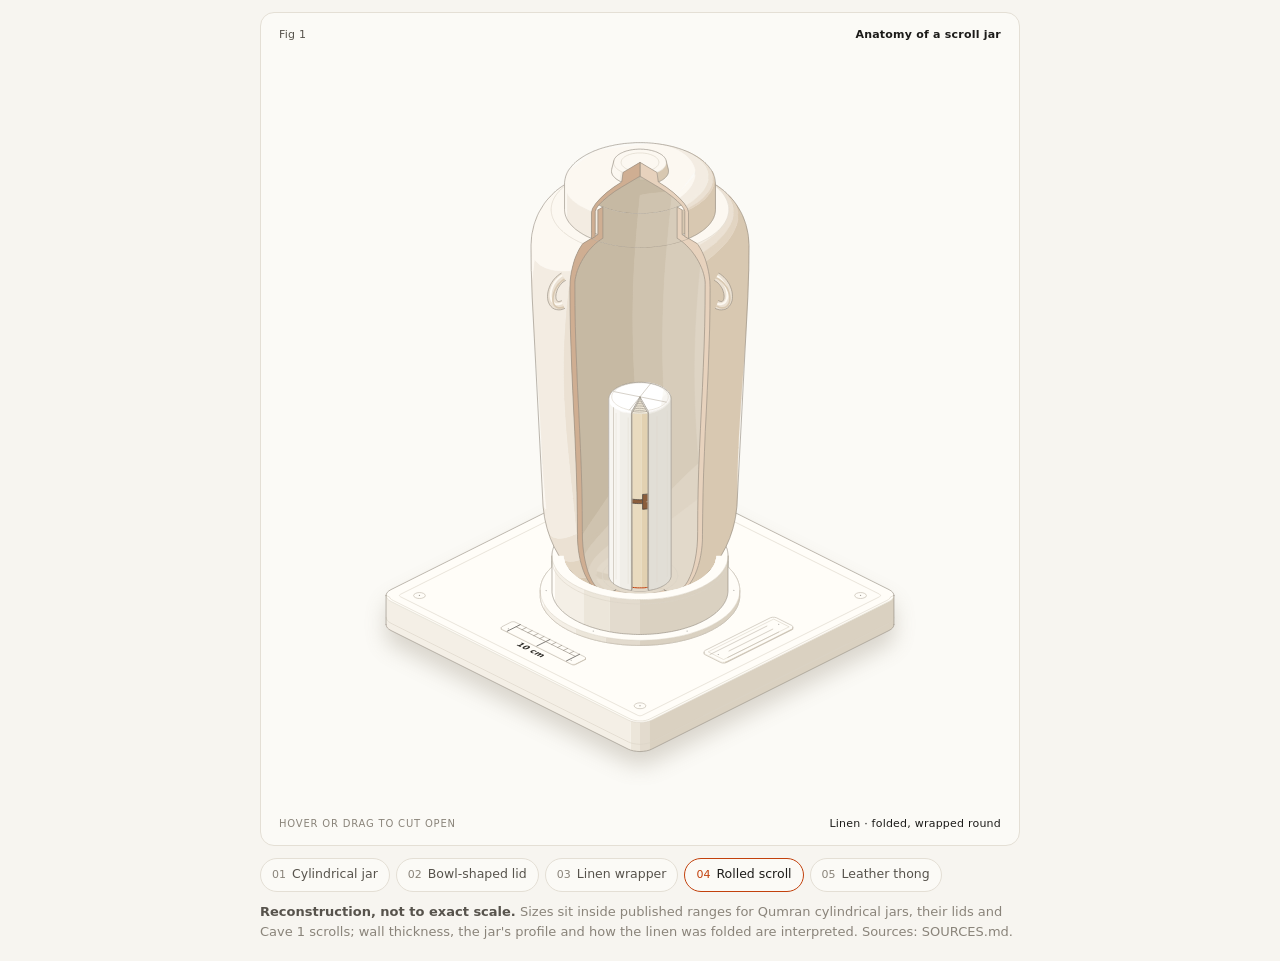
<file: artifacts/jar-anatomy/index.html>
<!doctype html><html lang="en"><head><meta charset="utf-8"><meta name="viewport" content="width=device-width,initial-scale=1"><meta name="color-scheme" content="light dark"><title>Anatomy of a scroll jar</title><link rel="stylesheet" href="./style.css"></head><body class="iso"><main><figure class="iso-figure"><div class="iso-plate"><div class="iso-plate-corners" aria-hidden="true"><span class="iso-plate-corner" data-corner="fig">Fig 1</span><span class="iso-plate-corner" data-corner="title">Anatomy of a scroll jar</span><span class="iso-plate-corner" data-corner="hint">Drag to cut open</span><span class="iso-plate-corner" data-corner="readout" data-readout>Scroll · H 14–25 cm</span></div><div class="iso-stage" tabindex="0" role="slider" aria-label="Cutaway of a Qumran scroll jar. Arrow keys open and close the cut." aria-valuemin="0" aria-valuemax="100" aria-valuenow="82" aria-valuetext="Scroll · H 14–25 cm"><svg xmlns="http://www.w3.org/2000/svg" class="iso-svg" viewBox="0 0 600 640" role="img" aria-label="Isometric cutaway of a Qumran cylindrical scroll jar on a display stand. A wedge is cut out of the jar and its bowl-shaped lid to show the wall in section, and a rolled scroll standing inside, wrapped in linen. A narrower cut through the linen shows the parchment roll tied with a leather thong. A 10 centimetre scale bar lies on the plinth."><defs><mask id="m-jar" maskUnits="userSpaceOnUse" x="-200" y="-200" width="1000" height="1040"><rect x="-200" y="-200" width="1000" height="1040" fill="#fff"/><path data-mask="m-jar" fill="#000" d="M329.7 461.8L333.9 459.6L337.5 456.9L340.4 453.9L342.9 450.6L345.1 447.1L347 443.4L348.5 439.6L349.8 435.6L350.9 431.5L351.8 427.2L352.5 422.8L353 418.3L353.3 413.7L353.3 409L353.5 391.2L353.8 373.5L354.3 356L355 338.5L355.7 321.1L356.6 303.7L357.4 286.4L358.2 269L358.8 251.5L359.4 233.9L359.7 216.3L359.8 198.5L359.7 195.7L359.6 193L359.3 190.2L358.9 187.3L358.4 184.6L357.8 181.8L357.1 179.1L356.4 176.5L355.6 174L354.7 171.7L353.7 169.5L352.8 167.5L351.8 165.6L350.9 164.1L350 162.7L349.4 161.7L348.9 161.1L348.7 160.9L335.9 153.2L335.9 132.2L331.7 129.7L330.6 130.2L329.4 130.6L328.2 131.1L326.9 131.5L325.6 131.9L324.4 132.3L323 132.6L321.7 133L320.4 133.3L319 133.6L317.6 133.9L316.2 134.1L314.8 134.4L313.3 134.6L311.9 134.8L310.4 134.9L308.9 135.1L307.5 135.2L306 135.3L304.5 135.4L303 135.4L301.5 135.5L300 135.5L298.5 135.5L297 135.4L295.5 135.4L294 135.3L292.5 135.2L291.1 135.1L289.6 134.9L288.1 134.8L286.7 134.6L285.2 134.4L283.8 134.1L282.4 133.9L281 133.6L279.6 133.3L278.3 133L277 132.6L275.6 132.3L274.4 131.9L273.1 131.5L271.8 131.1L270.6 130.6L269.4 130.2L268.3 129.7L264.1 132.2L264.1 153.2L251.3 160.9L251.1 161.1L250.6 161.7L250 162.7L249.1 164.1L248.2 165.6L247.2 167.5L246.3 169.5L245.3 171.7L244.4 174L243.6 176.5L242.9 179.1L242.2 181.8L241.6 184.6L241.1 187.3L240.7 190.2L240.4 193L240.3 195.7L240.2 198.5L240.3 216.3L240.6 233.9L241.2 251.5L241.8 269L242.6 286.4L243.4 303.7L244.3 321.1L245 338.5L245.7 356L246.2 373.5L246.5 391.2L246.7 409L246.7 413.7L247 418.3L247.5 422.8L248.2 427.2L249.1 431.5L250.2 435.6L251.5 439.6L253 443.4L254.9 447.1L257.1 450.6L259.6 453.9L262.5 456.9L266.1 459.6L270.3 461.8L271.4 462.3L272.6 462.7L273.8 463.2L275 463.6L276.3 464L277.5 464.3L278.8 464.7L280.1 465L281.5 465.3L282.8 465.6L284.2 465.8L285.6 466.1L287 466.3L288.4 466.5L289.8 466.7L291.3 466.8L292.7 466.9L294.2 467L295.6 467.1L297.1 467.2L298.5 467.2L300 467.2L301.5 467.2L302.9 467.2L304.4 467.1L305.8 467L307.3 466.9L308.7 466.8L310.2 466.7L311.6 466.5L313 466.3L314.4 466.1L315.8 465.8L317.2 465.6L318.5 465.3L319.9 465L321.2 464.7L322.5 464.3L323.7 464L325 463.6L326.2 463.2L327.4 462.7L328.6 462.3Z"/></mask><mask id="m-wrap" maskUnits="userSpaceOnUse" x="-200" y="-200" width="1000" height="1040"><rect x="-200" y="-200" width="1000" height="1040" fill="#fff"/><path data-mask="m-wrap" fill="#000" d="M314.1 455.4L314.1 305.2L314.1 304.6L313.9 303.9L313.7 303.3L313.4 302.8L313.1 302.3L312.8 301.9L300 291.7L300 291.7L300 291.7L287.2 301.9L286.9 302.3L286.6 302.8L286.3 303.3L286.1 303.9L285.9 304.6L285.9 305.2L285.9 455.4L287.2 455.8L288.5 456.1L289.9 456.4L291.2 456.7L292.7 456.9L294.1 457.1L295.6 457.3L297 457.4L298.5 457.4L300 457.4L301.5 457.4L303 457.4L304.4 457.3L305.9 457.1L307.3 456.9L308.8 456.7L310.1 456.4L311.5 456.1L312.8 455.8Z"/></mask><mask id="m-lid" maskUnits="userSpaceOnUse" x="-200" y="-200" width="1000" height="1040"><rect x="-200" y="-200" width="1000" height="1040" fill="#fff"/><path data-mask="m-lid" fill="#000" d="M341.4 156.5L341.4 134.2L340.5 131L337.9 126.9L333.8 122.3L328.5 117.4L322.3 112.7L315.6 108.3L314.5 100.2L300 91.6L300 91.6L300 91.6L285.5 100.2L284.4 108.3L277.7 112.7L271.5 117.4L266.2 122.3L262.1 126.9L259.5 131L258.6 134.2L258.6 156.5L259.8 157L261 157.5L262.2 157.9L263.4 158.3L264.6 158.8L265.9 159.2L267.2 159.6L268.5 159.9L269.8 160.3L271.1 160.6L272.4 161L273.8 161.3L275.2 161.6L276.6 161.9L278 162.1L279.4 162.4L280.8 162.6L282.3 162.8L283.7 163L285.2 163.2L286.6 163.4L288.1 163.5L289.6 163.6L291 163.8L292.5 163.8L294 163.9L295.5 164L297 164L298.5 164.1L300 164.1L301.5 164.1L303 164L304.5 164L306 163.9L307.5 163.8L309 163.8L310.4 163.6L311.9 163.5L313.4 163.4L314.8 163.2L316.3 163L317.7 162.8L319.2 162.6L320.6 162.4L322 162.1L323.4 161.9L324.8 161.6L326.2 161.3L327.6 161L328.9 160.6L330.2 160.3L331.5 159.9L332.8 159.6L334.1 159.2L335.4 158.8L336.6 158.3L337.8 157.9L339 157.5L340.2 157Z"/></mask><clipPath id="stand-front" clip-rule="evenodd"><path clip-rule="evenodd" d="M-200 427.2H800V840H-200ZM234.9 427.2L235 429.3L235.5 431.4L236.1 433.5L237.1 435.6L238.4 437.6L239.9 439.6L241.6 441.6L243.6 443.4L245.9 445.3L248.3 447L251.1 448.6L254 450.2L257.1 451.6L260.4 453L263.8 454.2L267.4 455.4L271.2 456.4L275.1 457.2L279.1 458L283.1 458.6L287.3 459.1L291.5 459.4L295.7 459.7L300 459.7L304.3 459.7L308.5 459.4L312.7 459.1L316.9 458.6L320.9 458L324.9 457.2L328.8 456.4L332.6 455.4L336.2 454.2L339.6 453L342.9 451.6L346 450.2L348.9 448.6L351.7 447L354.1 445.3L356.4 443.4L358.4 441.6L360.1 439.6L361.6 437.6L362.9 435.6L363.9 433.5L364.5 431.4L365 429.3L365.1 427.2Z"/></clipPath></defs><path class="iso-halo" d="M83.3 469.9L83.6 468.5L84.4 467.2L85.7 465.9L87.5 464.9L289.9 363.7L292.1 362.8L294.5 362.1L297.2 361.7L300 361.6L302.8 361.7L305.5 362.1L307.9 362.8L310.1 363.7L512.5 464.9L514.3 465.9L515.6 467.2L516.4 468.5L516.7 469.9L516.7 494.7L516.4 496.1L515.6 497.4L514.3 498.7L512.5 499.8L310.1 600.9L307.9 601.8L305.5 602.5L302.8 602.9L300 603L297.2 602.9L294.5 602.5L292.1 601.8L289.9 600.9L87.5 499.8L85.7 498.7L84.4 497.4L83.6 496.1L83.3 494.7Z"/><g class="iso-solid"><path class="iso-fill" d="M281.5 404.6L282.4 402.5L284.3 400.7L286.8 399L290.1 397.7L293.9 396.8L297.9 396.4L302.1 396.4L306.1 396.8L309.9 397.7L313.2 399L315.7 400.7L317.6 402.5L318.5 404.6L318.5 407.7L318.5 409.7L317.6 411.8L315.7 413.7L313.2 415.3L309.9 416.6L306.1 417.5L302.1 417.9L297.9 417.9L293.9 417.5L290.1 416.6L286.8 415.3L284.3 413.7L282.4 411.8L281.5 409.7Z"/><path class="iso-shade" data-shade="0" d="M313.2 415.3L309.9 416.6L309.9 413.5L313.2 412.2ZM318.5 409.7L317.6 411.8L317.6 408.7L318.5 406.6ZM317.6 411.8L315.7 413.7L315.7 410.6L317.6 408.7ZM315.7 413.7L313.2 415.3L313.2 412.2L315.7 410.6Z"/><path class="iso-shade" data-shade="1" d="M309.9 416.6L306.1 417.5L306.1 414.4L309.9 413.5ZM306.1 417.5L302.1 417.9L302.1 414.8L306.1 414.4Z"/><path class="iso-shade" data-shade="2" d="M302.1 417.9L297.9 417.9L297.9 414.8L302.1 414.8ZM297.9 417.9L293.9 417.5L293.9 414.4L297.9 414.8ZM293.9 417.5L290.1 416.6L290.1 413.5L293.9 414.4Z"/><path class="iso-shade" data-shade="3" d="M290.1 416.6L286.8 415.3L286.8 412.2L290.1 413.5ZM286.8 415.3L284.3 413.7L284.3 410.6L286.8 412.2ZM284.3 413.7L282.4 411.8L282.4 408.7L284.3 410.6ZM282.4 411.8L281.5 409.7L281.5 406.6L282.4 408.7Z"/><path class="iso-top" d="M313.2 412.2L309.9 413.5L306.1 414.4L302.1 414.8L297.9 414.8L293.9 414.4L290.1 413.5L286.8 412.2L284.3 410.6L282.4 408.7L281.5 406.6L281.5 404.6L282.4 402.5L284.3 400.7L286.8 399L290.1 397.7L293.9 396.8L297.9 396.4L302.1 396.4L306.1 396.8L309.9 397.7L313.2 399L315.7 400.7L317.6 402.5L318.5 404.6L318.5 406.6L317.6 408.7L315.7 410.6Z"/><path class="iso-line iso-crease" data-tone="faint" d="M318.5 406.6L317.6 408.7L315.7 410.6L313.2 412.2L309.9 413.5L306.1 414.4L302.1 414.8L297.9 414.8L293.9 414.4L290.1 413.5L286.8 412.2L284.3 410.6L282.4 408.7L281.5 406.6"/><path class="iso-line iso-edge" data-tone="lo" d="M281.5 406.6L281.5 404.6L282.4 402.5L284.3 400.7L286.8 399L290.1 397.7L293.9 396.8L297.9 396.4L302.1 396.4L306.1 396.8L309.9 397.7L313.2 399L315.7 400.7L317.6 402.5L318.5 404.6L318.5 406.6M318.5 409.7L317.6 411.8L315.7 413.7L313.2 415.3L309.9 416.6L306.1 417.5L302.1 417.9L297.9 417.9L293.9 417.5L290.1 416.6L286.8 415.3L284.3 413.7L282.4 411.8L281.5 409.7M281.5 406.6L281.5 409.7M318.5 406.6L318.5 409.7"/></g><g class="iso-solid"><path class="iso-fill" d="M285.1 399.2L285.8 397.6L287.3 396L289.4 394.7L292 393.7L295 392.9L298.3 392.6L301.7 392.6L305 392.9L308 393.7L310.6 394.7L312.7 396L314.2 397.6L314.9 399.2L314.9 406.4L314.2 408.1L312.7 409.6L310.6 410.9L308 412L305 412.7L301.7 413.1L298.3 413.1L295 412.7L292 412L289.4 410.9L287.3 409.6L285.8 408.1L285.1 406.4Z"/><path class="iso-shade" data-shade="0" d="M310.6 410.9L308 412L308 406.4L310.6 405.3ZM314.9 406.4L314.2 408.1L314.2 402.5L314.9 400.9ZM314.2 408.1L312.7 409.6L312.7 404L314.2 402.5ZM312.7 409.6L310.6 410.9L310.6 405.3L312.7 404Z"/><path class="iso-shade" data-shade="1" d="M308 412L305 412.7L305 407.1L308 406.4ZM305 412.7L301.7 413.1L301.7 407.5L305 407.1Z"/><path class="iso-shade" data-shade="2" d="M301.7 413.1L298.3 413.1L298.3 407.5L301.7 407.5ZM298.3 413.1L295 412.7L295 407.1L298.3 407.5ZM295 412.7L292 412L292 406.4L295 407.1Z"/><path class="iso-shade" data-shade="3" d="M292 412L289.4 410.9L289.4 405.3L292 406.4ZM289.4 410.9L287.3 409.6L287.3 404L289.4 405.3ZM287.3 409.6L285.8 408.1L285.8 402.5L287.3 404ZM285.8 408.1L285.1 406.4L285.1 400.9L285.8 402.5Z"/><path class="iso-top" d="M310.6 405.3L308 406.4L305 407.1L301.7 407.5L298.3 407.5L295 407.1L292 406.4L289.4 405.3L287.3 404L285.8 402.5L285.1 400.9L285.1 399.2L285.8 397.6L287.3 396L289.4 394.7L292 393.7L295 392.9L298.3 392.6L301.7 392.6L305 392.9L308 393.7L310.6 394.7L312.7 396L314.2 397.6L314.9 399.2L314.9 400.9L314.2 402.5L312.7 404Z"/><path class="iso-line iso-crease" data-tone="faint" d="M314.9 400.9L314.2 402.5L312.7 404L310.6 405.3L308 406.4L305 407.1L301.7 407.5L298.3 407.5L295 407.1L292 406.4L289.4 405.3L287.3 404L285.8 402.5L285.1 400.9"/><path class="iso-line iso-edge" data-tone="lo" d="M285.1 400.9L285.1 399.2L285.8 397.6L287.3 396L289.4 394.7L292 393.7L295 392.9L298.3 392.6L301.7 392.6L305 392.9L308 393.7L310.6 394.7L312.7 396L314.2 397.6L314.9 399.2L314.9 400.9M314.9 406.4L314.2 408.1L312.7 409.6L310.6 410.9L308 412L305 412.7L301.7 413.1L298.3 413.1L295 412.7L292 412L289.4 410.9L287.3 409.6L285.8 408.1L285.1 406.4M285.1 400.9L285.1 406.4M314.9 400.9L314.9 406.4"/></g><g class="iso-solid"><path class="iso-fill" d="M109.5 490.6L110.4 488.5L112.2 486.7L114.8 485L118.1 483.7L121.9 482.8L125.9 482.4L130.1 482.4L134.1 482.8L137.9 483.7L141.2 485L143.7 486.7L145.6 488.5L146.5 490.6L146.5 495.7L145.6 497.8L143.7 499.7L141.2 501.3L137.9 502.6L134.1 503.5L130.1 503.9L125.9 503.9L121.9 503.5L118.1 502.6L114.8 501.3L112.2 499.7L110.4 497.8L109.5 495.7Z"/><path class="iso-shade" data-shade="0" d="M141.2 501.3L137.9 502.6L137.9 499.5L141.2 498.2ZM146.5 495.7L145.6 497.8L145.6 494.7L146.5 492.6ZM145.6 497.8L143.7 499.7L143.7 496.6L145.6 494.7ZM143.7 499.7L141.2 501.3L141.2 498.2L143.7 496.6Z"/><path class="iso-shade" data-shade="1" d="M137.9 502.6L134.1 503.5L134.1 500.4L137.9 499.5ZM134.1 503.5L130.1 503.9L130.1 500.9L134.1 500.4Z"/><path class="iso-shade" data-shade="2" d="M130.1 503.9L125.9 503.9L125.9 500.9L130.1 500.9ZM125.9 503.9L121.9 503.5L121.9 500.4L125.9 500.9ZM121.9 503.5L118.1 502.6L118.1 499.5L121.9 500.4Z"/><path class="iso-shade" data-shade="3" d="M118.1 502.6L114.8 501.3L114.8 498.2L118.1 499.5ZM114.8 501.3L112.2 499.7L112.2 496.6L114.8 498.2ZM112.2 499.7L110.4 497.8L110.4 494.7L112.2 496.6ZM110.4 497.8L109.5 495.7L109.5 492.6L110.4 494.7Z"/><path class="iso-top" d="M141.2 498.2L137.9 499.5L134.1 500.4L130.1 500.9L125.9 500.9L121.9 500.4L118.1 499.5L114.8 498.2L112.2 496.6L110.4 494.7L109.5 492.6L109.5 490.6L110.4 488.5L112.2 486.7L114.8 485L118.1 483.7L121.9 482.8L125.9 482.4L130.1 482.4L134.1 482.8L137.9 483.7L141.2 485L143.7 486.7L145.6 488.5L146.5 490.6L146.5 492.6L145.6 494.7L143.7 496.6Z"/><path class="iso-line iso-crease" data-tone="faint" d="M146.5 492.6L145.6 494.7L143.7 496.6L141.2 498.2L137.9 499.5L134.1 500.4L130.1 500.9L125.9 500.9L121.9 500.4L118.1 499.5L114.8 498.2L112.2 496.6L110.4 494.7L109.5 492.6"/><path class="iso-line iso-edge" data-tone="lo" d="M109.5 492.6L109.5 490.6L110.4 488.5L112.2 486.7L114.8 485L118.1 483.7L121.9 482.8L125.9 482.4L130.1 482.4L134.1 482.8L137.9 483.7L141.2 485L143.7 486.7L145.6 488.5L146.5 490.6L146.5 492.6M146.5 495.7L145.6 497.8L143.7 499.7L141.2 501.3L137.9 502.6L134.1 503.5L130.1 503.9L125.9 503.9L121.9 503.5L118.1 502.6L114.8 501.3L112.2 499.7L110.4 497.8L109.5 495.7M109.5 492.6L109.5 495.7M146.5 492.6L146.5 495.7"/></g><g class="iso-solid"><path class="iso-fill" d="M113.1 486.9L113.1 485.2L113.8 483.6L115.3 482L117.4 480.7L120 479.7L123 478.9L126.3 478.6L129.7 478.6L133 478.9L136 479.7L138.6 480.7L140.7 482L142.2 483.6L142.9 485.2L142.9 492.4L142.2 494.1L140.7 495.6L138.6 496.9L136 498L133 498.7L129.7 499.1L126.3 499.1L123 498.7L120 498L117.4 496.9L115.3 495.6L113.8 494.1L113.1 492.4Z"/><path class="iso-shade" data-shade="0" d="M138.6 496.9L136 498L136 492.4L138.6 491.3ZM142.9 492.4L142.2 494.1L142.2 488.5L142.9 486.9ZM142.2 494.1L140.7 495.6L140.7 490L142.2 488.5ZM140.7 495.6L138.6 496.9L138.6 491.3L140.7 490Z"/><path class="iso-shade" data-shade="1" d="M136 498L133 498.7L133 493.1L136 492.4ZM133 498.7L129.7 499.1L129.7 493.5L133 493.1Z"/><path class="iso-shade" data-shade="2" d="M129.7 499.1L126.3 499.1L126.3 493.5L129.7 493.5ZM126.3 499.1L123 498.7L123 493.1L126.3 493.5ZM123 498.7L120 498L120 492.4L123 493.1Z"/><path class="iso-shade" data-shade="3" d="M120 498L117.4 496.9L117.4 491.3L120 492.4ZM117.4 496.9L115.3 495.6L115.3 490L117.4 491.3ZM115.3 495.6L113.8 494.1L113.8 488.5L115.3 490ZM113.8 494.1L113.1 492.4L113.1 486.9L113.8 488.5Z"/><path class="iso-top" d="M138.6 491.3L136 492.4L133 493.1L129.7 493.5L126.3 493.5L123 493.1L120 492.4L117.4 491.3L115.3 490L113.8 488.5L113.1 486.9L113.1 485.2L113.8 483.6L115.3 482L117.4 480.7L120 479.7L123 478.9L126.3 478.6L129.7 478.6L133 478.9L136 479.7L138.6 480.7L140.7 482L142.2 483.6L142.9 485.2L142.9 486.9L142.2 488.5L140.7 490Z"/><path class="iso-line iso-crease" data-tone="faint" d="M142.9 486.9L142.2 488.5L140.7 490L138.6 491.3L136 492.4L133 493.1L129.7 493.5L126.3 493.5L123 493.1L120 492.4L117.4 491.3L115.3 490L113.8 488.5L113.1 486.9"/><path class="iso-line iso-edge" data-tone="lo" d="M113.1 486.9L113.1 485.2L113.8 483.6L115.3 482L117.4 480.7L120 479.7L123 478.9L126.3 478.6L129.7 478.6L133 478.9L136 479.7L138.6 480.7L140.7 482L142.2 483.6L142.9 485.2L142.9 486.9M142.9 492.4L142.2 494.1L140.7 495.6L138.6 496.9L136 498L133 498.7L129.7 499.1L126.3 499.1L123 498.7L120 498L117.4 496.9L115.3 495.6L113.8 494.1L113.1 492.4M113.1 486.9L113.1 492.4M142.9 486.9L142.9 492.4"/></g><g class="iso-solid"><path class="iso-fill" d="M453.5 490.6L454.4 488.5L456.3 486.7L458.8 485L462.1 483.7L465.9 482.8L469.9 482.4L474.1 482.4L478.1 482.8L481.9 483.7L485.2 485L487.8 486.7L489.6 488.5L490.5 490.6L490.5 495.7L489.6 497.8L487.8 499.7L485.2 501.3L481.9 502.6L478.1 503.5L474.1 503.9L469.9 503.9L465.9 503.5L462.1 502.6L458.8 501.3L456.3 499.7L454.4 497.8L453.5 495.7Z"/><path class="iso-shade" data-shade="0" d="M485.2 501.3L481.9 502.6L481.9 499.5L485.2 498.2ZM490.5 495.7L489.6 497.8L489.6 494.7L490.5 492.6ZM489.6 497.8L487.8 499.7L487.8 496.6L489.6 494.7ZM487.8 499.7L485.2 501.3L485.2 498.2L487.8 496.6Z"/><path class="iso-shade" data-shade="1" d="M481.9 502.6L478.1 503.5L478.1 500.4L481.9 499.5ZM478.1 503.5L474.1 503.9L474.1 500.9L478.1 500.4ZM474.1 503.9L469.9 503.9L469.9 500.9L474.1 500.9Z"/><path class="iso-shade" data-shade="2" d="M469.9 503.9L465.9 503.5L465.9 500.4L469.9 500.9ZM465.9 503.5L462.1 502.6L462.1 499.5L465.9 500.4Z"/><path class="iso-shade" data-shade="3" d="M462.1 502.6L458.8 501.3L458.8 498.2L462.1 499.5ZM458.8 501.3L456.3 499.7L456.3 496.6L458.8 498.2ZM456.3 499.7L454.4 497.8L454.4 494.7L456.3 496.6ZM454.4 497.8L453.5 495.7L453.5 492.6L454.4 494.7Z"/><path class="iso-top" d="M485.2 498.2L481.9 499.5L478.1 500.4L474.1 500.9L469.9 500.9L465.9 500.4L462.1 499.5L458.8 498.2L456.3 496.6L454.4 494.7L453.5 492.6L453.5 490.6L454.4 488.5L456.3 486.7L458.8 485L462.1 483.7L465.9 482.8L469.9 482.4L474.1 482.4L478.1 482.8L481.9 483.7L485.2 485L487.8 486.7L489.6 488.5L490.5 490.6L490.5 492.6L489.6 494.7L487.8 496.6Z"/><path class="iso-line iso-crease" data-tone="faint" d="M490.5 492.6L489.6 494.7L487.8 496.6L485.2 498.2L481.9 499.5L478.1 500.4L474.1 500.9L469.9 500.9L465.9 500.4L462.1 499.5L458.8 498.2L456.3 496.6L454.4 494.7L453.5 492.6"/><path class="iso-line iso-edge" data-tone="lo" d="M453.5 492.6L453.5 490.6L454.4 488.5L456.3 486.7L458.8 485L462.1 483.7L465.9 482.8L469.9 482.4L474.1 482.4L478.1 482.8L481.9 483.7L485.2 485L487.8 486.7L489.6 488.5L490.5 490.6L490.5 492.6M490.5 495.7L489.6 497.8L487.8 499.7L485.2 501.3L481.9 502.6L478.1 503.5L474.1 503.9L469.9 503.9L465.9 503.5L462.1 502.6L458.8 501.3L456.3 499.7L454.4 497.8L453.5 495.7M453.5 492.6L453.5 495.7M490.5 492.6L490.5 495.7"/></g><g class="iso-solid"><path class="iso-fill" d="M457.1 485.2L457.8 483.6L459.3 482L461.4 480.7L464 479.7L467 478.9L470.3 478.6L473.7 478.6L477 478.9L480 479.7L482.6 480.7L484.7 482L486.2 483.6L486.9 485.2L486.9 492.4L486.2 494.1L484.7 495.6L482.6 496.9L480 498L477 498.7L473.7 499.1L470.3 499.1L467 498.7L464 498L461.4 496.9L459.3 495.6L457.8 494.1L457.1 492.4Z"/><path class="iso-shade" data-shade="0" d="M482.6 496.9L480 498L480 492.4L482.6 491.3ZM486.9 492.4L486.2 494.1L486.2 488.5L486.9 486.9ZM486.2 494.1L484.7 495.6L484.7 490L486.2 488.5ZM484.7 495.6L482.6 496.9L482.6 491.3L484.7 490Z"/><path class="iso-shade" data-shade="1" d="M480 498L477 498.7L477 493.1L480 492.4ZM477 498.7L473.7 499.1L473.7 493.5L477 493.1ZM473.7 499.1L470.3 499.1L470.3 493.5L473.7 493.5Z"/><path class="iso-shade" data-shade="2" d="M470.3 499.1L467 498.7L467 493.1L470.3 493.5ZM467 498.7L464 498L464 492.4L467 493.1Z"/><path class="iso-shade" data-shade="3" d="M464 498L461.4 496.9L461.4 491.3L464 492.4ZM461.4 496.9L459.3 495.6L459.3 490L461.4 491.3ZM459.3 495.6L457.8 494.1L457.8 488.5L459.3 490ZM457.8 494.1L457.1 492.4L457.1 486.9L457.8 488.5Z"/><path class="iso-top" d="M482.6 491.3L480 492.4L477 493.1L473.7 493.5L470.3 493.5L467 493.1L464 492.4L461.4 491.3L459.3 490L457.8 488.5L457.1 486.9L457.1 485.2L457.8 483.6L459.3 482L461.4 480.7L464 479.7L467 478.9L470.3 478.6L473.7 478.6L477 478.9L480 479.7L482.6 480.7L484.7 482L486.2 483.6L486.9 485.2L486.9 486.9L486.2 488.5L484.7 490Z"/><path class="iso-line iso-crease" data-tone="faint" d="M486.9 486.9L486.2 488.5L484.7 490L482.6 491.3L480 492.4L477 493.1L473.7 493.5L470.3 493.5L467 493.1L464 492.4L461.4 491.3L459.3 490L457.8 488.5L457.1 486.9"/><path class="iso-line iso-edge" data-tone="lo" d="M457.1 486.9L457.1 485.2L457.8 483.6L459.3 482L461.4 480.7L464 479.7L467 478.9L470.3 478.6L473.7 478.6L477 478.9L480 479.7L482.6 480.7L484.7 482L486.2 483.6L486.9 485.2L486.9 486.9M486.9 492.4L486.2 494.1L484.7 495.6L482.6 496.9L480 498L477 498.7L473.7 499.1L470.3 499.1L467 498.7L464 498L461.4 496.9L459.3 495.6L457.8 494.1L457.1 492.4M457.1 486.9L457.1 492.4M486.9 486.9L486.9 492.4"/></g><g class="iso-solid"><path class="iso-fill" d="M281.5 578.6L281.5 576.6L282.4 574.5L284.3 572.7L286.8 571L290.1 569.7L293.9 568.8L297.9 568.4L302.1 568.4L306.1 568.8L309.9 569.7L313.2 571L315.7 572.7L317.6 574.5L318.5 576.6L318.5 581.7L317.6 583.8L315.7 585.7L313.2 587.3L309.9 588.6L306.1 589.5L302.1 589.9L297.9 589.9L293.9 589.5L290.1 588.6L286.8 587.3L284.3 585.7L282.4 583.8L281.5 581.7Z"/><path class="iso-shade" data-shade="0" d="M313.2 587.3L309.9 588.6L309.9 585.5L313.2 584.2ZM318.5 581.7L317.6 583.8L317.6 580.7L318.5 578.6ZM317.6 583.8L315.7 585.7L315.7 582.6L317.6 580.7ZM315.7 585.7L313.2 587.3L313.2 584.2L315.7 582.6Z"/><path class="iso-shade" data-shade="1" d="M309.9 588.6L306.1 589.5L306.1 586.4L309.9 585.5ZM306.1 589.5L302.1 589.9L302.1 586.9L306.1 586.4Z"/><path class="iso-shade" data-shade="2" d="M302.1 589.9L297.9 589.9L297.9 586.9L302.1 586.9ZM297.9 589.9L293.9 589.5L293.9 586.4L297.9 586.9ZM293.9 589.5L290.1 588.6L290.1 585.5L293.9 586.4Z"/><path class="iso-shade" data-shade="3" d="M290.1 588.6L286.8 587.3L286.8 584.2L290.1 585.5ZM286.8 587.3L284.3 585.7L284.3 582.6L286.8 584.2ZM284.3 585.7L282.4 583.8L282.4 580.7L284.3 582.6ZM282.4 583.8L281.5 581.7L281.5 578.6L282.4 580.7Z"/><path class="iso-top" d="M313.2 584.2L309.9 585.5L306.1 586.4L302.1 586.9L297.9 586.9L293.9 586.4L290.1 585.5L286.8 584.2L284.3 582.6L282.4 580.7L281.5 578.6L281.5 576.6L282.4 574.5L284.3 572.7L286.8 571L290.1 569.7L293.9 568.8L297.9 568.4L302.1 568.4L306.1 568.8L309.9 569.7L313.2 571L315.7 572.7L317.6 574.5L318.5 576.6L318.5 578.6L317.6 580.7L315.7 582.6Z"/><path class="iso-line iso-crease" data-tone="faint" d="M318.5 578.6L317.6 580.7L315.7 582.6L313.2 584.2L309.9 585.5L306.1 586.4L302.1 586.9L297.9 586.9L293.9 586.4L290.1 585.5L286.8 584.2L284.3 582.6L282.4 580.7L281.5 578.6"/><path class="iso-line iso-edge" data-tone="lo" d="M281.5 578.6L281.5 576.6L282.4 574.5L284.3 572.7L286.8 571L290.1 569.7L293.9 568.8L297.9 568.4L302.1 568.4L306.1 568.8L309.9 569.7L313.2 571L315.7 572.7L317.6 574.5L318.5 576.6L318.5 578.6M318.5 581.7L317.6 583.8L315.7 585.7L313.2 587.3L309.9 588.6L306.1 589.5L302.1 589.9L297.9 589.9L293.9 589.5L290.1 588.6L286.8 587.3L284.3 585.7L282.4 583.8L281.5 581.7M281.5 578.6L281.5 581.7M318.5 578.6L318.5 581.7"/></g><g class="iso-solid"><path class="iso-fill" d="M285.1 571.2L285.8 569.6L287.3 568L289.4 566.7L292 565.7L295 564.9L298.3 564.6L301.7 564.6L305 564.9L308 565.7L310.6 566.7L312.7 568L314.2 569.6L314.9 571.2L314.9 578.4L314.2 580.1L312.7 581.6L310.6 582.9L308 584L305 584.7L301.7 585.1L298.3 585.1L295 584.7L292 584L289.4 582.9L287.3 581.6L285.8 580.1L285.1 578.4Z"/><path class="iso-shade" data-shade="0" d="M310.6 582.9L308 584L308 578.4L310.6 577.3ZM314.9 578.4L314.2 580.1L314.2 574.5L314.9 572.9ZM314.2 580.1L312.7 581.6L312.7 576L314.2 574.5ZM312.7 581.6L310.6 582.9L310.6 577.3L312.7 576Z"/><path class="iso-shade" data-shade="1" d="M308 584L305 584.7L305 579.1L308 578.4ZM305 584.7L301.7 585.1L301.7 579.5L305 579.1Z"/><path class="iso-shade" data-shade="2" d="M301.7 585.1L298.3 585.1L298.3 579.5L301.7 579.5ZM298.3 585.1L295 584.7L295 579.1L298.3 579.5ZM295 584.7L292 584L292 578.4L295 579.1Z"/><path class="iso-shade" data-shade="3" d="M292 584L289.4 582.9L289.4 577.3L292 578.4ZM289.4 582.9L287.3 581.6L287.3 576L289.4 577.3ZM287.3 581.6L285.8 580.1L285.8 574.5L287.3 576ZM285.8 580.1L285.1 578.4L285.1 572.9L285.8 574.5Z"/><path class="iso-top" d="M310.6 577.3L308 578.4L305 579.1L301.7 579.5L298.3 579.5L295 579.1L292 578.4L289.4 577.3L287.3 576L285.8 574.5L285.1 572.9L285.1 571.2L285.8 569.6L287.3 568L289.4 566.7L292 565.7L295 564.9L298.3 564.6L301.7 564.6L305 564.9L308 565.7L310.6 566.7L312.7 568L314.2 569.6L314.9 571.2L314.9 572.9L314.2 574.5L312.7 576Z"/><path class="iso-line iso-crease" data-tone="faint" d="M314.9 572.9L314.2 574.5L312.7 576L310.6 577.3L308 578.4L305 579.1L301.7 579.5L298.3 579.5L295 579.1L292 578.4L289.4 577.3L287.3 576L285.8 574.5L285.1 572.9"/><path class="iso-line iso-edge" data-tone="lo" d="M285.1 572.9L285.1 571.2L285.8 569.6L287.3 568L289.4 566.7L292 565.7L295 564.9L298.3 564.6L301.7 564.6L305 564.9L308 565.7L310.6 566.7L312.7 568L314.2 569.6L314.9 571.2L314.9 572.9M314.9 578.4L314.2 580.1L312.7 581.6L310.6 582.9L308 584L305 584.7L301.7 585.1L298.3 585.1L295 584.7L292 584L289.4 582.9L287.3 581.6L285.8 580.1L285.1 578.4M285.1 572.9L285.1 578.4M314.9 572.9L314.9 578.4"/></g><g class="iso-solid"><path class="iso-fill" d="M83.3 461.2L83.6 459.9L84.4 458.5L85.7 457.3L87.5 456.2L289.9 355L292.1 354.1L294.5 353.5L297.2 353.1L300 352.9L302.8 353.1L305.5 353.5L307.9 354.1L310.1 355L512.5 456.2L514.3 457.3L515.6 458.5L516.4 459.9L516.7 461.2L516.7 486L516.4 487.4L515.6 488.8L514.3 490L512.5 491.1L310.1 592.3L307.9 593.2L305.5 593.8L302.8 594.2L300 594.4L297.2 594.2L294.5 593.8L292.1 593.2L289.9 592.3L87.5 491.1L85.7 490L84.4 488.8L83.6 487.4L83.3 486Z"/><path class="iso-shade" data-shade="0" d="M516.7 486L516.4 487.4L516.4 462.6L516.7 461.2ZM516.4 487.4L515.6 488.8L515.6 464L516.4 462.6ZM515.6 488.8L514.3 490L514.3 465.2L515.6 464ZM514.3 490L512.5 491.1L512.5 466.3L514.3 465.2ZM512.5 491.1L310.1 592.3L310.1 567.5L512.5 466.3ZM310.1 592.3L307.9 593.2L307.9 568.4L310.1 567.5Z"/><path class="iso-shade" data-shade="1" d="M307.9 593.2L305.5 593.8L305.5 569L307.9 568.4ZM305.5 593.8L302.8 594.2L302.8 569.4L305.5 569ZM302.8 594.2L300 594.4L300 569.6L302.8 569.4Z"/><path class="iso-shade" data-shade="2" d="M300 594.4L297.2 594.2L297.2 569.4L300 569.6ZM297.2 594.2L294.5 593.8L294.5 569L297.2 569.4ZM294.5 593.8L292.1 593.2L292.1 568.4L294.5 569Z"/><path class="iso-shade" data-shade="3" d="M292.1 593.2L289.9 592.3L289.9 567.5L292.1 568.4ZM289.9 592.3L87.5 491.1L87.5 466.3L289.9 567.5ZM87.5 491.1L85.7 490L85.7 465.2L87.5 466.3ZM85.7 490L84.4 488.8L84.4 464L85.7 465.2ZM84.4 488.8L83.6 487.4L83.6 462.6L84.4 464ZM83.6 487.4L83.3 486L83.3 461.2L83.6 462.6Z"/><path class="iso-top" d="M512.5 456.2L514.3 457.3L515.6 458.5L516.4 459.9L516.7 461.2L516.4 462.6L515.6 464L514.3 465.2L512.5 466.3L310.1 567.5L307.9 568.4L305.5 569L302.8 569.4L300 569.6L297.2 569.4L294.5 569L292.1 568.4L289.9 567.5L87.5 466.3L85.7 465.2L84.4 464L83.6 462.6L83.3 461.2L83.6 459.9L84.4 458.5L85.7 457.3L87.5 456.2L289.9 355L292.1 354.1L294.5 353.5L297.2 353.1L300 352.9L302.8 353.1L305.5 353.5L307.9 354.1L310.1 355Z"/><path class="iso-line iso-crease" data-tone="faint" d="M516.7 461.2L516.4 462.6L515.6 464L514.3 465.2L512.5 466.3L310.1 567.5L307.9 568.4L305.5 569L302.8 569.4L300 569.6L297.2 569.4L294.5 569L292.1 568.4L289.9 567.5L87.5 466.3L85.7 465.2L84.4 464L83.6 462.6L83.3 461.2"/><path class="iso-line iso-bevel" data-tone="faint" d="M516.7 461.2L513.9 462.4L513.3 463.5L512.2 464.5L510.6 465.5L308.4 566.6L306.6 567.3L304.5 567.9L302.3 568.2L300 568.3L297.7 568.2L295.5 567.9L293.4 567.3L291.6 566.6L89.4 465.5L87.8 464.5L86.7 463.5L86.1 462.4L83.3 461.2"/><path class="iso-line" data-tone="faint" d="M516.7 479.8L516.4 481.2L515.6 482.6L514.3 483.8L512.5 484.9L310.1 586.1L307.9 587L305.5 587.6L302.8 588L300 588.2L297.2 588L294.5 587.6L292.1 587L289.9 586.1L87.5 484.9L85.7 483.8L84.4 482.6L83.6 481.2L83.3 479.8"/><path class="iso-line iso-edge" data-tone="mid" d="M83.3 461.2L83.6 459.9L84.4 458.5L85.7 457.3L87.5 456.2L289.9 355L292.1 354.1L294.5 353.5L297.2 353.1L300 352.9L302.8 353.1L305.5 353.5L307.9 354.1L310.1 355L512.5 456.2L514.3 457.3L515.6 458.5L516.4 459.9L516.7 461.2M516.7 486L516.4 487.4L515.6 488.8L514.3 490L512.5 491.1L310.1 592.3L307.9 593.2L305.5 593.8L302.8 594.2L300 594.4L297.2 594.2L294.5 593.8L292.1 593.2L289.9 592.3L87.5 491.1L85.7 490L84.4 488.8L83.6 487.4L83.3 486M516.7 461.2L516.7 486M83.3 461.2L83.3 486"/></g><path class="iso-line" data-tone="faint" d="M504.4 460.2L504.7 460.5L505 460.7L505.2 461L505.2 461.2L505.2 461.5L505 461.8L504.7 462L504.4 462.3L302 563.4L301.6 563.6L301.1 563.7L300.6 563.8L300 563.9L299.4 563.8L298.9 563.7L298.4 563.6L298 563.4L95.6 462.3L95.3 462L95 461.8L94.8 461.5L94.8 461.2L94.8 461L95 460.7L95.3 460.5L95.6 460.2L298 359.1L298.4 358.9L298.9 358.8L299.4 358.7L300 358.6L300.6 358.7L301.1 358.8L301.6 358.9L302 359.1Z"/><path class="iso-line" data-tone="lo" d="M303.5 368.9L301.9 369.5L300 369.7L298.1 369.5L296.5 368.9L295.4 368.1L295 367.2L295.4 366.2L296.5 365.4L298.1 364.8L300 364.7L301.9 364.8L303.5 365.4L304.6 366.2L305 367.2L304.6 368.1ZM491.7 463L490.1 463.6L488.2 463.8L486.3 463.6L484.6 463L483.6 462.2L483.2 461.2L483.6 460.3L484.6 459.5L486.3 458.9L488.2 458.7L490.1 458.9L491.7 459.5L492.8 460.3L493.2 461.2L492.8 462.2ZM115.4 463L113.7 463.6L111.8 463.8L109.9 463.6L108.3 463L107.2 462.2L106.8 461.2L107.2 460.3L108.3 459.5L109.9 458.9L111.8 458.7L113.7 458.9L115.4 459.5L116.4 460.3L116.8 461.2L116.4 462.2ZM303.5 557.1L301.9 557.7L300 557.8L298.1 557.7L296.5 557.1L295.4 556.3L295 555.3L295.4 554.4L296.5 553.6L298.1 553L300 552.8L301.9 553L303.5 553.6L304.6 554.4L305 555.3L304.6 556.3Z"/><g class="iso-dots" data-tone="mid"><circle cx="300" cy="367.2" r="0.55"/><circle cx="488.2" cy="461.2" r="0.55"/><circle cx="111.8" cy="461.2" r="0.55"/><circle cx="300" cy="555.3" r="0.55"/></g><g data-part="scale"><g class="iso-solid"><path class="iso-fill" d="M181.6 488.4L182.1 487.9L190.2 483.8L191.2 483.6L192.3 483.6L193.3 483.8L253 513.7L253.5 514.2L253.5 515.7L253 516.1L244.9 520.2L243.9 520.5L242.8 520.5L241.8 520.2L182.1 490.3L181.6 489.9Z"/><path class="iso-shade" data-shade="0" d="M253.5 515.7L253 516.1L253 515.2L253.5 514.7ZM253 516.1L244.9 520.2L244.9 519.3L253 515.2ZM244.9 520.2L243.9 520.5L243.9 519.5L244.9 519.3Z"/><path class="iso-shade" data-shade="2" d="M243.9 520.5L242.8 520.5L242.8 519.5L243.9 519.5ZM242.8 520.5L241.8 520.2L241.8 519.3L242.8 519.5Z"/><path class="iso-shade" data-shade="3" d="M241.8 520.2L182.1 490.3L182.1 489.4L241.8 519.3ZM182.1 490.3L181.6 489.9L181.6 488.9L182.1 489.4Z"/><path class="iso-top" d="M253 513.7L253.5 514.2L253.5 514.7L253 515.2L244.9 519.3L243.9 519.5L242.8 519.5L241.8 519.3L182.1 489.4L181.6 488.9L181.6 488.4L182.1 487.9L190.2 483.8L191.2 483.6L192.3 483.6L193.3 483.8Z"/><path class="iso-line iso-edge" data-tone="lo" d="M181.6 488.9L181.6 488.4L182.1 487.9L190.2 483.8L191.2 483.6L192.3 483.6L193.3 483.8L253 513.7L253.5 514.2L253.5 514.7M253.5 515.7L253 516.1L244.9 520.2L243.9 520.5L242.8 520.5L241.8 520.2L182.1 490.3L181.6 489.9M253.5 514.7L253.5 515.7M181.6 488.9L181.6 489.9"/></g><path class="iso-line" data-tone="mid" d="M202.9 488.6L199.3 490.4M207.9 491.2L204.4 492.9M213 493.7L209.4 495.5M218 496.2L214.5 498M228.2 501.3L224.6 503.1M233.2 503.8L229.7 505.6M238.3 506.4L234.7 508.1M243.3 508.9L239.8 510.7"/><path class="iso-line" data-tone="hi" d="M197.8 486.1L186.7 491.7M223.1 498.8L212 504.3M248.4 511.4L237.3 517"/><path class="iso-line" data-tone="mid" d="M194.3 487.9L244.9 513.2"/><text class="iso-face-text" data-tone="hi" transform="matrix(5.059 2.529 -5.059 2.529 204.894 508.802)" font-size="1.25" text-anchor="middle">10 cm</text><g class="iso-dots" data-tone="mid"><circle cx="187.7" cy="489.7" r="0.5"/><circle cx="241.3" cy="516.5" r="0.5"/></g></g><g class="iso-solid"><path class="iso-fill" d="M354.7 508.9L355.6 508.1L411.3 480.2L412.9 479.8L414.7 479.8L416.4 480.2L429.5 486.8L430.4 487.6L430.4 488.5L430.4 489.8L429.5 490.6L373.9 518.4L372.3 518.9L370.4 518.9L368.8 518.4L355.6 511.8L354.7 511Z"/><path class="iso-shade" data-shade="0" d="M430.4 489.8L429.5 490.6L429.5 489.4L430.4 488.5ZM429.5 490.6L373.9 518.4L373.9 517.2L429.5 489.4ZM373.9 518.4L372.3 518.9L372.3 517.6L373.9 517.2Z"/><path class="iso-shade" data-shade="2" d="M372.3 518.9L370.4 518.9L370.4 517.6L372.3 517.6Z"/><path class="iso-shade" data-shade="3" d="M370.4 518.9L368.8 518.4L368.8 517.2L370.4 517.6ZM368.8 518.4L355.6 511.8L355.6 510.6L368.8 517.2ZM355.6 511.8L354.7 511L354.7 509.8L355.6 510.6Z"/><path class="iso-top" d="M429.5 486.8L430.4 487.6L430.4 488.5L429.5 489.4L373.9 517.2L372.3 517.6L370.4 517.6L368.8 517.2L355.6 510.6L354.7 509.8L354.7 508.9L355.6 508.1L411.3 480.2L412.9 479.8L414.7 479.8L416.4 480.2Z"/><path class="iso-line iso-edge" data-tone="lo" d="M354.7 509.8L354.7 508.9L355.6 508.1L411.3 480.2L412.9 479.8L414.7 479.8L416.4 480.2L429.5 486.8L430.4 487.6L430.4 488.5M430.4 489.8L429.5 490.6L373.9 518.4L372.3 518.9L370.4 518.9L368.8 518.4L355.6 511.8L354.7 511M430.4 488.5L430.4 489.8M354.7 509.8L354.7 511"/></g><path class="iso-line" data-tone="faint" d="M427 488.1L371.3 515.9L358.2 509.3L413.8 481.5Z"/><path class="iso-line" data-tone="lo" data-free="" d="M408.3 487.3L359.7 511.6M413.3 489.9L375.9 508.6M418.4 492.4L374.9 514.1"/><g class="iso-dots" data-tone="mid"><circle cx="418.4" cy="485.8" r="0.5"/><circle cx="366.8" cy="511.6" r="0.5"/></g><g data-part="stand"><g id="stand-art"><g class="iso-solid"><path class="iso-fill" d="M214.9 456.9L214.9 456.1L214.9 455.2L215 454.4L215.1 453.6L215.3 452.7L215.5 451.9L215.7 451.1L215.9 450.3L216.2 449.4L216.5 448.6L216.8 447.8L217.2 447L217.6 446.2L218.1 445.4L218.5 444.6L219 443.8L219.6 443L220.1 442.2L220.7 441.4L221.3 440.6L222 439.9L222.7 439.1L223.4 438.3L224.1 437.6L224.9 436.8L225.7 436.1L226.6 435.4L227.4 434.7L228.3 434L229.2 433.3L230.2 432.6L231.1 431.9L232.1 431.2L233.1 430.6L234.2 429.9L235.3 429.3L236.4 428.6L237.5 428L238.6 427.4L239.8 426.8L241 426.2L242.2 425.7L243.4 425.1L244.7 424.5L246 424L247.3 423.5L248.6 423L250 422.5L251.3 422L252.7 421.5L254.1 421.1L255.5 420.6L257 420.2L258.4 419.8L259.9 419.4L261.3 419L262.8 418.6L264.4 418.3L265.9 417.9L267.4 417.6L269 417.3L270.5 417L272.1 416.7L273.7 416.4L275.3 416.2L276.9 415.9L278.5 415.7L280.1 415.5L281.8 415.3L283.4 415.2L285 415L286.7 414.9L288.3 414.7L290 414.6L291.7 414.5L293.3 414.5L295 414.4L296.7 414.4L298.3 414.4L300 414.3L301.7 414.4L303.3 414.4L305 414.4L306.7 414.5L308.3 414.5L310 414.6L311.7 414.7L313.3 414.9L315 415L316.6 415.2L318.2 415.3L319.9 415.5L321.5 415.7L323.1 415.9L324.7 416.2L326.3 416.4L327.9 416.7L329.5 417L331 417.3L332.6 417.6L334.1 417.9L335.6 418.3L337.2 418.6L338.7 419L340.1 419.4L341.6 419.8L343 420.2L344.5 420.6L345.9 421.1L347.3 421.5L348.7 422L350 422.5L351.4 423L352.7 423.5L354 424L355.3 424.5L356.6 425.1L357.8 425.7L359 426.2L360.2 426.8L361.4 427.4L362.5 428L363.6 428.6L364.7 429.3L365.8 429.9L366.9 430.6L367.9 431.2L368.9 431.9L369.8 432.6L370.8 433.3L371.7 434L372.6 434.7L373.4 435.4L374.3 436.1L375.1 436.8L375.9 437.6L376.6 438.3L377.3 439.1L378 439.9L378.7 440.6L379.3 441.4L379.9 442.2L380.4 443L381 443.8L381.5 444.6L381.9 445.4L382.4 446.2L382.8 447L383.2 447.8L383.5 448.6L383.8 449.4L384.1 450.3L384.3 451.1L384.5 451.9L384.7 452.7L384.9 453.6L385 454.4L385.1 455.2L385.1 456.1L385.1 456.9L385.1 461.2L385.1 462.1L385.1 462.9L385 463.8L384.9 464.6L384.7 465.4L384.5 466.3L384.3 467.1L384.1 467.9L383.8 468.7L383.5 469.6L383.2 470.4L382.8 471.2L382.4 472L381.9 472.8L381.5 473.6L381 474.4L380.4 475.2L379.9 476L379.3 476.8L378.7 477.5L378 478.3L377.3 479.1L376.6 479.8L375.9 480.6L375.1 481.3L374.3 482L373.4 482.8L372.6 483.5L371.7 484.2L370.8 484.9L369.8 485.6L368.9 486.3L367.9 486.9L366.9 487.6L365.8 488.3L364.7 488.9L363.6 489.5L362.5 490.1L361.4 490.8L360.2 491.3L359 491.9L357.8 492.5L356.6 493.1L355.3 493.6L354 494.2L352.7 494.7L351.4 495.2L350 495.7L348.7 496.2L347.3 496.6L345.9 497.1L344.5 497.5L343 498L341.6 498.4L340.1 498.8L338.7 499.2L337.2 499.5L335.6 499.9L334.1 500.2L332.6 500.6L331 500.9L329.5 501.2L327.9 501.5L326.3 501.7L324.7 502L323.1 502.2L321.5 502.4L319.9 502.6L318.2 502.8L316.6 503L315 503.2L313.3 503.3L311.7 503.4L310 503.5L308.3 503.6L306.7 503.7L305 503.7L303.3 503.8L301.7 503.8L300 503.8L298.3 503.8L296.7 503.8L295 503.7L293.3 503.7L291.7 503.6L290 503.5L288.3 503.4L286.7 503.3L285 503.2L283.4 503L281.8 502.8L280.1 502.6L278.5 502.4L276.9 502.2L275.3 502L273.7 501.7L272.1 501.5L270.5 501.2L269 500.9L267.4 500.6L265.9 500.2L264.4 499.9L262.8 499.5L261.3 499.2L259.9 498.8L258.4 498.4L257 498L255.5 497.5L254.1 497.1L252.7 496.6L251.3 496.2L250 495.7L248.6 495.2L247.3 494.7L246 494.2L244.7 493.6L243.4 493.1L242.2 492.5L241 491.9L239.8 491.3L238.6 490.8L237.5 490.1L236.4 489.5L235.3 488.9L234.2 488.3L233.1 487.6L232.1 486.9L231.1 486.3L230.2 485.6L229.2 484.9L228.3 484.2L227.4 483.5L226.6 482.8L225.7 482L224.9 481.3L224.1 480.6L223.4 479.8L222.7 479.1L222 478.3L221.3 477.5L220.7 476.8L220.1 476L219.6 475.2L219 474.4L218.5 473.6L218.1 472.8L217.6 472L217.2 471.2L216.8 470.4L216.5 469.6L216.2 468.7L215.9 467.9L215.7 467.1L215.5 466.3L215.3 465.4L215.1 464.6L215 463.8L214.9 462.9L214.9 462.1L214.9 461.2Z"/><path class="iso-shade" data-shade="0" d="M385.1 461.2L384.8 465L383.8 468.6L382.2 472.3L380 475.8L377.2 479.2L373.7 482.5L369.7 485.7L365.2 488.6L360.2 491.3L354.7 493.9L348.8 496.1L342.6 498.1L336 499.8L329.1 501.2L322 502.4L314.8 503.2L307.4 503.7L300 503.8L300 499.5L307.4 499.3L314.8 498.8L322 498L329.1 496.9L336 495.5L342.6 493.8L348.8 491.8L354.7 489.5L360.2 487L365.2 484.3L369.7 481.3L373.7 478.2L377.2 474.9L380 471.5L382.2 467.9L383.8 464.3L384.8 460.6L385.1 456.9Z"/><path class="iso-shade" data-shade="1" d="M300 503.8L292.6 503.7L285.2 503.2L278 502.4L270.9 501.2L270.9 496.9L278 498L285.2 498.8L292.6 499.3L300 499.5Z"/><path class="iso-shade" data-shade="2" d="M270.9 501.2L264 499.8L257.4 498.1L251.2 496.1L245.3 493.9L245.3 489.5L251.2 491.8L257.4 493.8L264 495.5L270.9 496.9Z"/><path class="iso-shade" data-shade="3" d="M245.3 493.9L239.8 491.3L234.8 488.6L230.3 485.7L226.3 482.5L222.8 479.2L220 475.8L217.8 472.3L217.8 467.9L220 471.5L222.8 474.9L226.3 478.2L230.3 481.3L234.8 484.3L239.8 487L245.3 489.5Z"/><path class="iso-top" d="M217.8 472.3L216.2 468.6L215.2 465L214.9 461.2L214.9 456.9L215.2 460.6L216.2 464.3L217.8 467.9ZM360.2 487L354.7 489.5L348.8 491.8L342.6 493.8L336 495.5L329.1 496.9L322 498L314.8 498.8L307.4 499.3L300 499.5L292.6 499.3L285.2 498.8L278 498L270.9 496.9L264 495.5L257.4 493.8L251.2 491.8L245.3 489.5L239.8 487L234.8 484.3L230.3 481.3L226.3 478.2L222.8 474.9L220 471.5L217.8 467.9L216.2 464.3L215.2 460.6L214.9 456.9L215.2 453.2L216.2 449.5L217.8 445.9L220 442.4L222.8 438.9L226.3 435.6L230.3 432.5L234.8 429.5L239.8 426.8L245.3 424.3L251.2 422L257.4 420L264 418.3L270.9 416.9L278 415.8L285.2 415L292.6 414.5L300 414.3L307.4 414.5L314.8 415L322 415.8L329.1 416.9L336 418.3L342.6 420L348.8 422L354.7 424.3L360.2 426.8L365.2 429.5L369.7 432.5L373.7 435.6L377.2 438.9L380 442.4L382.2 445.9L383.8 449.5L384.8 453.2L385.1 456.9L384.8 460.6L383.8 464.3L382.2 467.9L380 471.5L377.2 474.9L373.7 478.2L369.7 481.3L365.2 484.3L360.2 487L346 479.9L349.9 477.8L353.3 475.6L356.4 473.2L359 470.7L361.2 468L362.9 465.3L364.1 462.6L364.9 459.7L365.1 456.9L364.9 454.1L364.1 451.3L362.9 448.5L361.2 445.8L359 443.2L356.4 440.6L353.3 438.2L349.9 436L346 433.9L341.8 432L337.3 430.2L332.6 428.7L327.5 427.4L322.3 426.3L316.9 425.5L311.3 424.9L305.7 424.5L300 424.4L294.3 424.5L288.7 424.9L283.1 425.5L277.7 426.3L272.5 427.4L267.4 428.7L262.7 430.2L258.2 432L254 433.9L250.1 436L246.7 438.2L243.6 440.6L241 443.2L238.8 445.8L237.1 448.5L235.9 451.3L235.1 454.1L234.9 456.9L235.1 459.7L235.9 462.6L237.1 465.3L238.8 468L241 470.7L243.6 473.2L246.7 475.6L250.1 477.8L254 479.9L258.2 481.8L262.7 483.6L267.4 485.1L272.5 486.4L277.7 487.5L283.1 488.4L288.7 489L294.3 489.3L300 489.5L305.7 489.3L311.3 489L316.9 488.4L322.3 487.5L327.5 486.4L332.6 485.1L337.3 483.6L341.8 481.8L346 479.9Z"/><path class="iso-line iso-crease" data-tone="faint" d="M385.1 456.9L385.1 457.7L385.1 458.4L385 459.2L384.9 459.9L384.8 460.6L384.7 461.4L384.5 462.1L384.3 462.9L384.1 463.6L383.8 464.3L383.6 465.1L383.3 465.8L382.9 466.5L382.6 467.3L382.2 468L381.8 468.7L381.4 469.4L380.9 470.1L380.4 470.8L379.9 471.5L379.4 472.2L378.9 472.9L378.3 473.6L377.7 474.3L377.1 475L376.4 475.7L375.8 476.3L375.1 477L374.3 477.7L373.6 478.3L372.8 478.9L372.1 479.6L371.3 480.2L370.4 480.8L369.6 481.4L368.7 482.1L367.8 482.7L366.9 483.2L366 483.8L365 484.4L364 485L363 485.5L362 486.1L361 486.6L359.9 487.1L358.9 487.7L357.8 488.2L356.7 488.7L355.5 489.2L354.4 489.7L353.2 490.1L352.1 490.6L350.9 491L349.7 491.5L348.5 491.9L347.2 492.3L346 492.7L344.7 493.1L343.4 493.5L342.1 493.9L340.8 494.3L339.5 494.6L338.2 495L336.8 495.3L335.5 495.6L334.1 495.9L332.8 496.2L331.4 496.5L330 496.8L328.6 497L327.2 497.3L325.7 497.5L324.3 497.7L322.9 497.9L321.4 498.1L320 498.3L318.5 498.5L317.1 498.6L315.6 498.8L314.1 498.9L312.7 499L311.2 499.1L309.7 499.2L308.2 499.3L306.7 499.3L305.2 499.4L303.7 499.4L302.2 499.5L300.7 499.5L299.3 499.5L297.8 499.5L296.3 499.4L294.8 499.4L293.3 499.3L291.8 499.3L290.3 499.2L288.8 499.1L287.3 499L285.9 498.9L284.4 498.8L282.9 498.6L281.5 498.5L280 498.3L278.6 498.1L277.1 497.9L275.7 497.7L274.3 497.5L272.8 497.3L271.4 497L270 496.8L268.6 496.5L267.2 496.2L265.9 495.9L264.5 495.6L263.2 495.3L261.8 495L260.5 494.6L259.2 494.3L257.9 493.9L256.6 493.5L255.3 493.1L254 492.7L252.8 492.3L251.5 491.9L250.3 491.5L249.1 491L247.9 490.6L246.8 490.1L245.6 489.7L244.5 489.2L243.3 488.7L242.2 488.2L241.1 487.7L240.1 487.1L239 486.6L238 486.1L237 485.5L236 485L235 484.4L234 483.8L233.1 483.2L232.2 482.7L231.3 482.1L230.4 481.4L229.6 480.8L228.7 480.2L227.9 479.6L227.2 478.9L226.4 478.3L225.7 477.7L224.9 477L224.2 476.3L223.6 475.7L222.9 475L222.3 474.3L221.7 473.6L221.1 472.9L220.6 472.2L220.1 471.5L219.6 470.8L219.1 470.1L218.6 469.4L218.2 468.7L217.8 468L217.4 467.3L217.1 466.5L216.7 465.8L216.4 465.1L216.2 464.3L215.9 463.6L215.7 462.9L215.5 462.1L215.3 461.4L215.2 460.6L215.1 459.9L215 459.2L214.9 458.4L214.9 457.7L214.9 456.9"/><path class="iso-line iso-edge" data-tone="lo" d="M214.9 456.9L214.9 456.1L214.9 455.2L215 454.4L215.1 453.6L215.3 452.7L215.5 451.9L215.7 451.1L215.9 450.3L216.2 449.4L216.5 448.6L216.8 447.8L217.2 447L217.6 446.2L218.1 445.4L218.5 444.6L219 443.8L219.6 443L220.1 442.2L220.7 441.4L221.3 440.6L222 439.9L222.7 439.1L223.4 438.3L224.1 437.6L224.9 436.8L225.7 436.1L226.6 435.4L227.4 434.7L228.3 434L229.2 433.3L230.2 432.6L231.1 431.9L232.1 431.2L233.1 430.6L234.2 429.9L235.3 429.3L236.4 428.6L237.5 428L238.6 427.4L239.8 426.8L241 426.2L242.2 425.7L243.4 425.1L244.7 424.5L246 424L247.3 423.5L248.6 423L250 422.5L251.3 422L252.7 421.5L254.1 421.1L255.5 420.6L257 420.2L258.4 419.8L259.9 419.4L261.3 419L262.8 418.6L264.4 418.3L265.9 417.9L267.4 417.6L269 417.3L270.5 417L272.1 416.7L273.7 416.4L275.3 416.2L276.9 415.9L278.5 415.7L280.1 415.5L281.8 415.3L283.4 415.2L285 415L286.7 414.9L288.3 414.7L290 414.6L291.7 414.5L293.3 414.5L295 414.4L296.7 414.4L298.3 414.4L300 414.3L301.7 414.4L303.3 414.4L305 414.4L306.7 414.5L308.3 414.5L310 414.6L311.7 414.7L313.3 414.9L315 415L316.6 415.2L318.2 415.3L319.9 415.5L321.5 415.7L323.1 415.9L324.7 416.2L326.3 416.4L327.9 416.7L329.5 417L331 417.3L332.6 417.6L334.1 417.9L335.6 418.3L337.2 418.6L338.7 419L340.1 419.4L341.6 419.8L343 420.2L344.5 420.6L345.9 421.1L347.3 421.5L348.7 422L350 422.5L351.4 423L352.7 423.5L354 424L355.3 424.5L356.6 425.1L357.8 425.7L359 426.2L360.2 426.8L361.4 427.4L362.5 428L363.6 428.6L364.7 429.3L365.8 429.9L366.9 430.6L367.9 431.2L368.9 431.9L369.8 432.6L370.8 433.3L371.7 434L372.6 434.7L373.4 435.4L374.3 436.1L375.1 436.8L375.9 437.6L376.6 438.3L377.3 439.1L378 439.9L378.7 440.6L379.3 441.4L379.9 442.2L380.4 443L381 443.8L381.5 444.6L381.9 445.4L382.4 446.2L382.8 447L383.2 447.8L383.5 448.6L383.8 449.4L384.1 450.3L384.3 451.1L384.5 451.9L384.7 452.7L384.9 453.6L385 454.4L385.1 455.2L385.1 456.1L385.1 456.9L385.1 461.2L385.1 462.1L385.1 462.9L385 463.8L384.9 464.6L384.7 465.4L384.5 466.3L384.3 467.1L384.1 467.9L383.8 468.7L383.5 469.6L383.2 470.4L382.8 471.2L382.4 472L381.9 472.8L381.5 473.6L381 474.4L380.4 475.2L379.9 476L379.3 476.8L378.7 477.5L378 478.3L377.3 479.1L376.6 479.8L375.9 480.6L375.1 481.3L374.3 482L373.4 482.8L372.6 483.5L371.7 484.2L370.8 484.9L369.8 485.6L368.9 486.3L367.9 486.9L366.9 487.6L365.8 488.3L364.7 488.9L363.6 489.5L362.5 490.1L361.4 490.8L360.2 491.3L359 491.9L357.8 492.5L356.6 493.1L355.3 493.6L354 494.2L352.7 494.7L351.4 495.2L350 495.7L348.7 496.2L347.3 496.6L345.9 497.1L344.5 497.5L343 498L341.6 498.4L340.1 498.8L338.7 499.2L337.2 499.5L335.6 499.9L334.1 500.2L332.6 500.6L331 500.9L329.5 501.2L327.9 501.5L326.3 501.7L324.7 502L323.1 502.2L321.5 502.4L319.9 502.6L318.2 502.8L316.6 503L315 503.2L313.3 503.3L311.7 503.4L310 503.5L308.3 503.6L306.7 503.7L305 503.7L303.3 503.8L301.7 503.8L300 503.8L298.3 503.8L296.7 503.8L295 503.7L293.3 503.7L291.7 503.6L290 503.5L288.3 503.4L286.7 503.3L285 503.2L283.4 503L281.8 502.8L280.1 502.6L278.5 502.4L276.9 502.2L275.3 502L273.7 501.7L272.1 501.5L270.5 501.2L269 500.9L267.4 500.6L265.9 500.2L264.4 499.9L262.8 499.5L261.3 499.2L259.9 498.8L258.4 498.4L257 498L255.5 497.5L254.1 497.1L252.7 496.6L251.3 496.2L250 495.7L248.6 495.2L247.3 494.7L246 494.2L244.7 493.6L243.4 493.1L242.2 492.5L241 491.9L239.8 491.3L238.6 490.8L237.5 490.1L236.4 489.5L235.3 488.9L234.2 488.3L233.1 487.6L232.1 486.9L231.1 486.3L230.2 485.6L229.2 484.9L228.3 484.2L227.4 483.5L226.6 482.8L225.7 482L224.9 481.3L224.1 480.6L223.4 479.8L222.7 479.1L222 478.3L221.3 477.5L220.7 476.8L220.1 476L219.6 475.2L219 474.4L218.5 473.6L218.1 472.8L217.6 472L217.2 471.2L216.8 470.4L216.5 469.6L216.2 468.7L215.9 467.9L215.7 467.1L215.5 466.3L215.3 465.4L215.1 464.6L215 463.8L214.9 462.9L214.9 462.1L214.9 461.2Z"/></g><g class="iso-solid"><path class="iso-fill" d="M224.9 427.3L224.9 426.5L224.9 425.8L225 425L225.1 424.3L225.2 423.5L225.4 422.8L225.6 422L225.8 421.3L226.1 420.6L226.3 419.8L226.6 419.1L227 418.4L227.3 417.6L227.7 416.9L228.2 416.2L228.6 415.5L229.1 414.8L229.6 414.1L230.1 413.4L230.7 412.7L231.3 412L231.9 411.3L232.6 410.6L233.2 410L233.9 409.3L234.7 408.6L235.4 408L236.2 407.3L237 406.7L237.8 406.1L238.7 405.5L239.6 404.9L240.5 404.3L241.4 403.7L242.3 403.1L243.3 402.5L244.3 402L245.3 401.4L246.4 400.9L247.4 400.3L248.5 399.8L249.6 399.3L250.7 398.8L251.9 398.3L253 397.9L254.2 397.4L255.4 397L256.6 396.5L257.8 396.1L259.1 395.7L260.4 395.3L261.6 394.9L262.9 394.5L264.2 394.1L265.6 393.8L266.9 393.5L268.3 393.1L269.6 392.8L271 392.5L272.4 392.2L273.8 392L275.2 391.7L276.6 391.5L278 391.3L279.5 391L280.9 390.8L282.4 390.7L283.8 390.5L285.3 390.3L286.8 390.2L288.2 390.1L289.7 390L291.2 389.9L292.7 389.8L294.2 389.7L295.7 389.7L297.2 389.6L298.7 389.6L300.2 389.6L301.7 389.6L303.2 389.6L304.7 389.7L306.2 389.7L307.7 389.8L309.2 389.9L310.6 390L312.1 390.1L313.6 390.2L315.1 390.4L316.5 390.5L318 390.7L319.4 390.9L320.9 391.1L322.3 391.3L323.7 391.5L325.2 391.8L326.6 392L328 392.3L329.4 392.6L330.7 392.9L332.1 393.2L333.4 393.5L334.8 393.9L336.1 394.2L337.4 394.6L338.7 395L340 395.4L341.2 395.8L342.5 396.2L343.7 396.6L344.9 397.1L346.1 397.5L347.3 398L348.4 398.5L349.6 398.9L350.7 399.4L351.8 400L352.9 400.5L353.9 401L354.9 401.6L355.9 402.1L356.9 402.7L357.9 403.2L358.8 403.8L359.8 404.4L360.7 405L361.5 405.6L362.4 406.2L363.2 406.9L364 407.5L364.8 408.1L365.5 408.8L366.2 409.5L366.9 410.1L367.6 410.8L368.2 411.5L368.9 412.2L369.4 412.8L370 413.5L370.5 414.2L371 414.9L371.5 415.7L371.9 416.4L372.4 417.1L372.8 417.8L373.1 418.5L373.4 419.3L373.7 420L374 420.7L374.3 421.5L374.5 422.2L374.6 423L374.8 423.7L374.9 424.5L375 425.2L375.1 426L375.1 426.7L375.1 427.5L375.1 457.2L375.1 457.9L375 458.7L374.9 459.4L374.8 460.2L374.7 460.9L374.5 461.7L374.3 462.4L374.1 463.2L373.8 463.9L373.5 464.6L373.2 465.4L372.8 466.1L372.5 466.8L372.1 467.5L371.6 468.3L371.1 469L370.7 469.7L370.1 470.4L369.6 471.1L369 471.8L368.4 472.4L367.8 473.1L367.1 473.8L366.4 474.5L365.7 475.1L365 475.8L364.2 476.4L363.4 477.1L362.6 477.7L361.7 478.3L360.9 478.9L360 479.5L359.1 480.1L358.1 480.7L357.2 481.3L356.2 481.8L355.2 482.4L354.2 482.9L353.1 483.5L352 484L351 484.5L349.8 485L348.7 485.5L347.6 486L346.4 486.5L345.2 486.9L344 487.4L342.8 487.8L341.5 488.2L340.3 488.6L339 489L337.7 489.4L336.4 489.8L335.1 490.1L333.8 490.5L332.4 490.8L331.1 491.1L329.7 491.4L328.3 491.7L326.9 492L325.5 492.2L324.1 492.5L322.7 492.7L321.2 492.9L319.8 493.1L318.4 493.3L316.9 493.5L315.4 493.7L314 493.8L312.5 493.9L311 494.1L309.5 494.2L308 494.3L306.5 494.3L305.1 494.4L303.6 494.4L302.1 494.5L300.6 494.5L299.1 494.5L297.6 494.5L296.1 494.4L294.6 494.4L293.1 494.3L291.6 494.2L290.1 494.1L288.6 494L287.1 493.9L285.7 493.8L284.2 493.6L282.7 493.5L281.3 493.3L279.8 493.1L278.4 492.9L277 492.7L275.5 492.4L274.1 492.2L272.7 491.9L271.3 491.6L270 491.3L268.6 491L267.2 490.7L265.9 490.4L264.6 490L263.3 489.7L262 489.3L260.7 488.9L259.4 488.5L258.1 488.1L256.9 487.7L255.7 487.2L254.5 486.8L253.3 486.3L252.1 485.9L251 485.4L249.9 484.9L248.8 484.4L247.7 483.9L246.6 483.3L245.6 482.8L244.6 482.3L243.6 481.7L242.6 481.1L241.6 480.5L240.7 480L239.8 479.4L238.9 478.8L238 478.1L237.2 477.5L236.4 476.9L235.6 476.3L234.9 475.6L234.1 475L233.4 474.3L232.7 473.6L232.1 473L231.5 472.3L230.9 471.6L230.3 470.9L229.7 470.2L229.2 469.5L228.7 468.8L228.3 468.1L227.8 467.4L227.4 466.6L227.1 465.9L226.7 465.2L226.4 464.4L226.1 463.7L225.9 463L225.6 462.2L225.4 461.5L225.3 460.7L225.1 460L225 459.3L224.9 458.5L224.9 457.8L224.9 457Z"/><path class="iso-shade" data-shade="0" d="M375.1 456.9L374.8 460.2L374 463.4L372.6 466.6L370.6 469.8L368.1 472.8L365.1 475.7L361.5 478.5L357.5 481.1L353.1 483.5L348.3 485.7L343.1 487.7L337.6 489.4L331.7 491L325.7 492.2L319.4 493.2L313 493.9L306.5 494.3L300 494.5L300 464.7L306.5 464.6L313 464.2L319.4 463.5L325.7 462.5L331.7 461.2L337.6 459.7L343.1 457.9L348.3 455.9L353.1 453.7L357.5 451.3L361.5 448.7L365.1 446L368.1 443L370.6 440L372.6 436.9L374 433.7L374.8 430.4L375.1 427.2Z"/><path class="iso-shade" data-shade="1" d="M300 494.5L293.5 494.3L287 493.9L280.6 493.2L274.3 492.2L274.3 462.5L280.6 463.5L287 464.2L293.5 464.6L300 464.7Z"/><path class="iso-shade" data-shade="2" d="M274.3 492.2L268.3 491L262.4 489.4L256.9 487.7L251.7 485.7L251.7 455.9L256.9 457.9L262.4 459.7L268.3 461.2L274.3 462.5Z"/><path class="iso-shade" data-shade="3" d="M251.7 485.7L246.9 483.5L242.5 481.1L238.5 478.5L234.9 475.7L231.9 472.8L229.4 469.8L227.4 466.6L227.4 436.9L229.4 440L231.9 443L234.9 446L238.5 448.7L242.5 451.3L246.9 453.7L251.7 455.9Z"/><path class="iso-top" d="M227.4 466.6L226 463.4L225.2 460.2L224.9 456.9L224.9 427.2L225.2 430.4L226 433.7L227.4 436.9ZM353.1 453.7L348.3 455.9L343.1 457.9L337.6 459.7L331.7 461.2L325.7 462.5L319.4 463.5L313 464.2L306.5 464.6L300 464.7L293.5 464.6L287 464.2L280.6 463.5L274.3 462.5L268.3 461.2L262.4 459.7L256.9 457.9L251.7 455.9L246.9 453.7L242.5 451.3L238.5 448.7L234.9 446L231.9 443L229.4 440L227.4 436.9L226 433.7L225.2 430.4L224.9 427.2L225.2 423.9L226 420.6L227.4 417.5L229.4 414.3L231.9 411.3L234.9 408.4L238.5 405.6L242.5 403L246.9 400.6L251.7 398.4L256.9 396.4L262.4 394.6L268.3 393.1L274.3 391.9L280.6 390.9L287 390.2L293.5 389.8L300 389.6L306.5 389.8L313 390.2L319.4 390.9L325.7 391.9L331.7 393.1L337.6 394.6L343.1 396.4L348.3 398.4L353.1 400.6L357.5 403L361.5 405.6L365.1 408.4L368.1 411.3L370.6 414.3L372.6 417.5L374 420.6L374.8 423.9L375.1 427.2L374.8 430.4L374 433.7L372.6 436.9L370.6 440L368.1 443L365.1 446L361.5 448.7L357.5 451.3L353.1 453.7L346 450.2L349.9 448.1L353.3 445.8L356.4 443.4L359 440.9L361.2 438.3L362.9 435.6L364.1 432.8L364.9 430L365.1 427.2L364.9 424.3L364.1 421.5L362.9 418.7L361.2 416L359 413.4L356.4 410.9L353.3 408.5L349.9 406.2L346 404.2L341.8 402.2L337.3 400.5L332.6 399L327.5 397.7L322.3 396.6L316.9 395.7L311.3 395.1L305.7 394.7L300 394.6L294.3 394.7L288.7 395.1L283.1 395.7L277.7 396.6L272.5 397.7L267.4 399L262.7 400.5L258.2 402.2L254 404.2L250.1 406.2L246.7 408.5L243.6 410.9L241 413.4L238.8 416L237.1 418.7L235.9 421.5L235.1 424.3L234.9 427.2L235.1 430L235.9 432.8L237.1 435.6L238.8 438.3L241 440.9L243.6 443.4L246.7 445.8L250.1 448.1L254 450.2L258.2 452.1L262.7 453.8L267.4 455.4L272.5 456.7L277.7 457.8L283.1 458.6L288.7 459.2L294.3 459.6L300 459.7L305.7 459.6L311.3 459.2L316.9 458.6L322.3 457.8L327.5 456.7L332.6 455.4L337.3 453.8L341.8 452.1L346 450.2Z"/><path class="iso-line iso-crease" data-tone="faint" d="M375.1 427.2L375.1 427.9L375.1 428.7L375 429.4L374.9 430.2L374.7 430.9L374.6 431.6L374.4 432.4L374.2 433.1L373.9 433.9L373.6 434.6L373.3 435.3L373 436L372.6 436.8L372.2 437.5L371.8 438.2L371.4 438.9L370.9 439.6L370.4 440.3L369.8 441L369.3 441.7L368.7 442.4L368 443.1L367.4 443.8L366.7 444.4L366 445.1L365.3 445.7L364.6 446.4L363.8 447L363 447.6L362.1 448.3L361.3 448.9L360.4 449.5L359.5 450.1L358.6 450.7L357.7 451.3L356.7 451.8L355.7 452.4L354.7 452.9L353.6 453.5L352.6 454L351.5 454.5L350.4 455L349.3 455.5L348.2 456L347 456.5L345.8 456.9L344.6 457.4L343.4 457.8L342.2 458.2L341 458.7L339.7 459.1L338.4 459.4L337.1 459.8L335.8 460.2L334.5 460.5L333.2 460.9L331.8 461.2L330.5 461.5L329.1 461.8L327.7 462.1L326.3 462.4L324.9 462.6L323.5 462.8L322.1 463.1L320.6 463.3L319.2 463.5L317.8 463.7L316.3 463.8L314.8 464L313.4 464.1L311.9 464.3L310.4 464.4L308.9 464.5L307.5 464.5L306 464.6L304.5 464.7L303 464.7L301.5 464.7L300 464.7L298.5 464.7L297 464.7L295.5 464.7L294 464.6L292.5 464.5L291.1 464.5L289.6 464.4L288.1 464.3L286.6 464.1L285.2 464L283.7 463.8L282.2 463.7L280.8 463.5L279.4 463.3L277.9 463.1L276.5 462.8L275.1 462.6L273.7 462.4L272.3 462.1L270.9 461.8L269.5 461.5L268.2 461.2L266.8 460.9L265.5 460.5L264.2 460.2L262.9 459.8L261.6 459.4L260.3 459.1L259 458.7L257.8 458.2L256.6 457.8L255.4 457.4L254.2 456.9L253 456.5L251.8 456L250.7 455.5L249.6 455L248.5 454.5L247.4 454L246.4 453.5L245.3 452.9L244.3 452.4L243.3 451.8L242.3 451.3L241.4 450.7L240.5 450.1L239.6 449.5L238.7 448.9L237.9 448.3L237 447.6L236.2 447L235.4 446.4L234.7 445.7L234 445.1L233.3 444.4L232.6 443.8L232 443.1L231.3 442.4L230.7 441.7L230.2 441L229.6 440.3L229.1 439.6L228.6 438.9L228.2 438.2L227.8 437.5L227.4 436.8L227 436L226.7 435.3L226.4 434.6L226.1 433.9L225.8 433.1L225.6 432.4L225.4 431.6L225.3 430.9L225.1 430.2L225 429.4L224.9 428.7L224.9 427.9L224.9 427.2"/><path class="iso-line" data-tone="faint" d="M375.1 432.1L375 432.8L374.9 433.5L374.8 434.3L374.7 435L374.5 435.8L374.3 436.5L374 437.2L373.8 438L373.5 438.7L373.1 439.4L372.8 440.2L372.4 440.9L372 441.6L371.6 442.3L371.1 443L370.6 443.7L370.1 444.4L369.5 445.1L368.9 445.8L368.3 446.5L367.7 447.2L367 447.8L366.4 448.5L365.6 449.2L364.9 449.8L364.1 450.4L363.3 451.1L362.5 451.7L361.7 452.3L360.8 452.9L359.9 453.5L359 454.1L358.1 454.7L357.1 455.3L356.2 455.8L355.2 456.4L354.1 456.9L353.1 457.5L352 458L350.9 458.5L349.8 459L348.7 459.5L347.6 460L346.4 460.4L345.2 460.9L344 461.3L342.8 461.8L341.5 462.2L340.3 462.6L339 463L337.7 463.4L336.4 463.7L335.1 464.1L333.8 464.4L332.5 464.8L331.1 465.1L329.8 465.4L328.4 465.7L327 465.9L325.6 466.2L324.2 466.4L322.8 466.7L321.3 466.9L319.9 467.1L318.5 467.3L317 467.5L315.6 467.6L314.1 467.8L312.6 467.9L311.2 468L309.7 468.1L308.2 468.2L306.7 468.3L305.2 468.4L303.7 468.4L302.2 468.4L300.7 468.4L299.3 468.4L297.8 468.4L296.3 468.4L294.8 468.4L293.3 468.3L291.8 468.2L290.3 468.1L288.8 468L287.4 467.9L285.9 467.8L284.4 467.6L283 467.5L281.5 467.3L280.1 467.1L278.7 466.9L277.2 466.7L275.8 466.4L274.4 466.2L273 465.9L271.6 465.7L270.2 465.4L268.9 465.1L267.5 464.8L266.2 464.4L264.9 464.1L263.6 463.7L262.3 463.4L261 463L259.7 462.6L258.5 462.2L257.2 461.8L256 461.3L254.8 460.9L253.6 460.4L252.4 460L251.3 459.5L250.2 459L249.1 458.5L248 458L246.9 457.5L245.9 456.9L244.8 456.4L243.8 455.8L242.9 455.3L241.9 454.7L241 454.1L240.1 453.5L239.2 452.9L238.3 452.3L237.5 451.7L236.7 451.1L235.9 450.4L235.1 449.8L234.4 449.2L233.6 448.5L233 447.8L232.3 447.2L231.7 446.5L231.1 445.8L230.5 445.1L229.9 444.4L229.4 443.7L228.9 443L228.4 442.3L228 441.6L227.6 440.9L227.2 440.2L226.9 439.4L226.5 438.7L226.2 438L226 437.2L225.7 436.5L225.5 435.8L225.3 435L225.2 434.3L225.1 433.5L225 432.8L224.9 432.1"/><path class="iso-line iso-edge" data-tone="mid" d="M224.9 427.3L224.9 426.5L224.9 425.8L225 425L225.1 424.3L225.2 423.5L225.4 422.8L225.6 422L225.8 421.3L226.1 420.6L226.3 419.8L226.6 419.1L227 418.4L227.3 417.6L227.7 416.9L228.2 416.2L228.6 415.5L229.1 414.8L229.6 414.1L230.1 413.4L230.7 412.7L231.3 412L231.9 411.3L232.6 410.6L233.2 410L233.9 409.3L234.7 408.6L235.4 408L236.2 407.3L237 406.7L237.8 406.1L238.7 405.5L239.6 404.9L240.5 404.3L241.4 403.7L242.3 403.1L243.3 402.5L244.3 402L245.3 401.4L246.4 400.9L247.4 400.3L248.5 399.8L249.6 399.3L250.7 398.8L251.9 398.3L253 397.9L254.2 397.4L255.4 397L256.6 396.5L257.8 396.1L259.1 395.7L260.4 395.3L261.6 394.9L262.9 394.5L264.2 394.1L265.6 393.8L266.9 393.5L268.3 393.1L269.6 392.8L271 392.5L272.4 392.2L273.8 392L275.2 391.7L276.6 391.5L278 391.3L279.5 391L280.9 390.8L282.4 390.7L283.8 390.5L285.3 390.3L286.8 390.2L288.2 390.1L289.7 390L291.2 389.9L292.7 389.8L294.2 389.7L295.7 389.7L297.2 389.6L298.7 389.6L300.2 389.6L301.7 389.6L303.2 389.6L304.7 389.7L306.2 389.7L307.7 389.8L309.2 389.9L310.6 390L312.1 390.1L313.6 390.2L315.1 390.4L316.5 390.5L318 390.7L319.4 390.9L320.9 391.1L322.3 391.3L323.7 391.5L325.2 391.8L326.6 392L328 392.3L329.4 392.6L330.7 392.9L332.1 393.2L333.4 393.5L334.8 393.9L336.1 394.2L337.4 394.6L338.7 395L340 395.4L341.2 395.8L342.5 396.2L343.7 396.6L344.9 397.1L346.1 397.5L347.3 398L348.4 398.5L349.6 398.9L350.7 399.4L351.8 400L352.9 400.5L353.9 401L354.9 401.6L355.9 402.1L356.9 402.7L357.9 403.2L358.8 403.8L359.8 404.4L360.7 405L361.5 405.6L362.4 406.2L363.2 406.9L364 407.5L364.8 408.1L365.5 408.8L366.2 409.5L366.9 410.1L367.6 410.8L368.2 411.5L368.9 412.2L369.4 412.8L370 413.5L370.5 414.2L371 414.9L371.5 415.7L371.9 416.4L372.4 417.1L372.8 417.8L373.1 418.5L373.4 419.3L373.7 420L374 420.7L374.3 421.5L374.5 422.2L374.6 423L374.8 423.7L374.9 424.5L375 425.2L375.1 426L375.1 426.7L375.1 427.5L375.1 457.2L375.1 457.9L375 458.7L374.9 459.4L374.8 460.2L374.7 460.9L374.5 461.7L374.3 462.4L374.1 463.2L373.8 463.9L373.5 464.6L373.2 465.4L372.8 466.1L372.5 466.8L372.1 467.5L371.6 468.3L371.1 469L370.7 469.7L370.1 470.4L369.6 471.1L369 471.8L368.4 472.4L367.8 473.1L367.1 473.8L366.4 474.5L365.7 475.1L365 475.8L364.2 476.4L363.4 477.1L362.6 477.7L361.7 478.3L360.9 478.9L360 479.5L359.1 480.1L358.1 480.7L357.2 481.3L356.2 481.8L355.2 482.4L354.2 482.9L353.1 483.5L352 484L351 484.5L349.8 485L348.7 485.5L347.6 486L346.4 486.5L345.2 486.9L344 487.4L342.8 487.8L341.5 488.2L340.3 488.6L339 489L337.7 489.4L336.4 489.8L335.1 490.1L333.8 490.5L332.4 490.8L331.1 491.1L329.7 491.4L328.3 491.7L326.9 492L325.5 492.2L324.1 492.5L322.7 492.7L321.2 492.9L319.8 493.1L318.4 493.3L316.9 493.5L315.4 493.7L314 493.8L312.5 493.9L311 494.1L309.5 494.2L308 494.3L306.5 494.3L305.1 494.4L303.6 494.4L302.1 494.5L300.6 494.5L299.1 494.5L297.6 494.5L296.1 494.4L294.6 494.4L293.1 494.3L291.6 494.2L290.1 494.1L288.6 494L287.1 493.9L285.7 493.8L284.2 493.6L282.7 493.5L281.3 493.3L279.8 493.1L278.4 492.9L277 492.7L275.5 492.4L274.1 492.2L272.7 491.9L271.3 491.6L270 491.3L268.6 491L267.2 490.7L265.9 490.4L264.6 490L263.3 489.7L262 489.3L260.7 488.9L259.4 488.5L258.1 488.1L256.9 487.7L255.7 487.2L254.5 486.8L253.3 486.3L252.1 485.9L251 485.4L249.9 484.9L248.8 484.4L247.7 483.9L246.6 483.3L245.6 482.8L244.6 482.3L243.6 481.7L242.6 481.1L241.6 480.5L240.7 480L239.8 479.4L238.9 478.8L238 478.1L237.2 477.5L236.4 476.9L235.6 476.3L234.9 475.6L234.1 475L233.4 474.3L232.7 473.6L232.1 473L231.5 472.3L230.9 471.6L230.3 470.9L229.7 470.2L229.2 469.5L228.7 468.8L228.3 468.1L227.8 467.4L227.4 466.6L227.1 465.9L226.7 465.2L226.4 464.4L226.1 463.7L225.9 463L225.6 462.2L225.4 461.5L225.3 460.7L225.1 460L225 459.3L224.9 458.5L224.9 457.8L224.9 457Z"/></g></g><g class="iso-dots" data-tone="mid"><circle cx="340.2" cy="491.6" r="0.5"/><circle cx="260.1" cy="491.6" r="0.5"/><circle cx="219.9" cy="457" r="0.5"/><circle cx="259.8" cy="422.3" r="0.5"/><circle cx="339.9" cy="422.2" r="0.5"/><circle cx="380.1" cy="456.8" r="0.5"/></g></g><g data-part="lid" data-move="lid" transform="translate(0.00 -23.40)"><g class="cavity"><g class="iso-solid" data-seamless=""><path class="iso-fill" d="M288.2 80.4L291.1 80.1L294.1 79.9L297 79.8L300 79.7L303 79.8L305.9 79.9L308.9 80.1L311.8 80.4L300 79.7L300 79.7ZM288.2 80.4L291.1 80.1L294.1 79.9L297 79.8L300 79.7L303 79.8L305.9 79.9L308.9 80.1L311.8 80.4L312.1 80.3L312.3 80.3L312.5 80.5L355.3 99.8L355.7 100.1L355.8 100.2L355.3 99.5L353.7 97.5L350.5 94.4L344.1 90.1L337.8 87.1L336.2 86.5L334.6 86L331.5 84.9L325.1 83.3L318.8 82.2L317.3 82L315.7 81.8L312.6 81.5L306.3 81.1L300 81.1L300 81.1L300 88.1L300 95.2L300 102.2L296.7 102.2L293.4 102.4L290.1 102.6L286.8 102.9L283.6 103.3L280.4 103.8L277.3 104.4L274.2 105.1L271.3 105.9L268.4 106.7L265.6 107.7L263 108.7L260.4 109.7L258 110.9L255.7 112.1L253.6 113.4L251.6 114.7L249.7 116.1L248 117.5L246.5 119L245.1 120.5L244 122.1L242.9 123.7L242.1 125.3L241.5 126.9L241 128.5L240.7 130.2L240.6 131.9L240.6 124.8L240.6 117.8L240.6 110.8L243.6 101.6L243.6 101.4L243.6 101.3L243.6 101.2L243.6 101.2L243.6 101.1L243.7 101L243.7 100.8L243.8 100.7L243.8 100.7L243.8 100.7L243.9 100.5L244.1 100.4L244.1 100.3L244.2 100.3L244.2 100.2L244.3 100.1L244.7 99.8L287.5 80.5L287.7 80.3L287.9 80.3ZM355.3 99.5L355.8 100.3L355.6 99.9L355.6 99.9ZM355.3 99.5L355.8 100.3L355.9 100.3L355.9 100.4L356.1 100.5L356.2 100.7L356.2 100.7L355.2 99.3L351.7 95.6L344.8 90.8L338 87.6L336.3 86.9L334.7 86.3L331.4 85.3L324.9 83.7L318.6 82.6L318.6 82.6L318.6 89.6L318.6 96.6L318.6 103.7L315.5 103.2L312.5 102.8L309.4 102.6L306.3 102.3L303.1 102.2L300 102.2L300 95.2L300 88.1L300 81.1L300 81.1L306.3 81.1L312.6 81.5L315.7 81.8L317.3 82L318.8 82.2L325.1 83.3L331.5 84.9L334.6 86L336.2 86.5L337.8 87.1L344.1 90.1L350.5 94.4L353.7 97.5ZM355.7 100L355.7 100L356.2 100.7L355.2 99.3ZM355.2 99.3L356.2 100.7L356.3 100.8L356.3 101L356.4 101.1L356.4 101.2L355.6 100L352.1 96.3L345.4 91.5L339 88.4L339 88.4L339 95.4L339 102.4L339 109.5L336.3 108.4L333.6 107.4L330.8 106.5L327.9 105.6L324.8 104.9L321.7 104.2L318.6 103.7L318.6 96.6L318.6 89.6L318.6 82.6L318.6 82.6L324.9 83.7L331.4 85.3L334.7 86.3L336.3 86.9L338 87.6L344.8 90.8L351.7 95.6ZM356 100.6L356 100.6L356.4 101.2L355.6 100ZM355.6 100L356.4 101.2L356.4 101.3L356.4 101.4L356.4 101.6L357.5 103.4L357.5 110.4L357.5 117.5L357.5 124.5L356.6 122.9L355.5 121.4L354.3 119.9L352.9 118.4L351.4 117L349.6 115.6L347.8 114.2L345.8 113L343.6 111.7L341.4 110.6L339 109.5L339 102.4L339 95.4L339 88.4L339 88.4L345.4 91.5L352.1 96.3ZM357.5 103.4L358.2 104.9L358.7 106.3L359.1 107.8L359.3 109.3L359.4 110.8L358.9 107.1L358.9 107.1ZM357.5 103.4L358.2 104.9L358.7 106.3L359.1 107.8L359.3 109.3L359.4 110.8L359.4 117.8L359.4 124.8L359.4 131.9L359.3 130.4L359.1 128.9L358.7 127.4L358.2 125.9L357.5 124.5L357.5 117.5L357.5 110.4Z"/><path class="iso-shade" data-shade="0" d="M288.2 80.4L291.1 80.1L294.1 79.9L297 79.8L300 79.7L303 79.8L305.9 79.9L308.9 80.1L311.8 80.4L300 79.7L300 79.7ZM288.2 80.4L291.1 80.1L294.1 79.9L297 79.8L300 79.7L303 79.8L305.9 79.9L308.9 80.1L311.8 80.4L312.1 80.3L312.3 80.3L312.5 80.5L355.3 99.8L355.7 100.1L355.8 100.2L355.3 99.5L353.7 97.5L350.5 94.4L344.1 90.1L337.8 87.1L336.2 86.5L334.6 86L331.5 84.9L325.1 83.3L318.8 82.2L317.3 82L315.7 81.8L312.6 81.5L306.3 81.1L300 81.1L300 81.1L300 88.1L300 95.2L300 102.2L296.7 102.2L293.4 102.4L290.1 102.6L286.8 102.9L283.6 103.3L280.4 103.8L277.3 104.4L274.2 105.1L271.3 105.9L268.4 106.7L265.6 107.7L263 108.7L260.4 109.7L258 110.9L255.7 112.1L253.6 113.4L251.6 114.7L249.7 116.1L248 117.5L246.5 119L245.1 120.5L244 122.1L242.9 123.7L242.1 125.3L241.5 126.9L241 128.5L240.7 130.2L240.6 131.9L240.6 124.8L240.6 117.8L240.6 110.8L243.6 101.6L243.6 101.4L243.6 101.3L243.6 101.2L243.6 101.2L243.6 101.1L243.7 101L243.7 100.8L243.8 100.7L243.8 100.7L243.8 100.7L243.9 100.5L244.1 100.4L244.1 100.3L244.2 100.3L244.2 100.2L244.3 100.1L244.7 99.8L287.5 80.5L287.7 80.3L287.9 80.3Z"/><path class="iso-shade" data-shade="1" d="M355.3 99.5L355.8 100.3L355.6 99.9L355.6 99.9ZM355.3 99.5L355.8 100.3L355.9 100.3L355.9 100.4L356.1 100.5L356.2 100.7L356.2 100.7L355.2 99.3L351.7 95.6L344.8 90.8L338 87.6L336.3 86.9L334.7 86.3L331.4 85.3L324.9 83.7L318.6 82.6L318.6 82.6L318.6 89.6L318.6 96.6L318.6 103.7L315.5 103.2L312.5 102.8L309.4 102.6L306.3 102.3L303.1 102.2L300 102.2L300 95.2L300 88.1L300 81.1L300 81.1L306.3 81.1L312.6 81.5L315.7 81.8L317.3 82L318.8 82.2L325.1 83.3L331.5 84.9L334.6 86L336.2 86.5L337.8 87.1L344.1 90.1L350.5 94.4L353.7 97.5Z"/><path class="iso-shade" data-shade="2" d="M355.7 100L355.7 100L356.2 100.7L355.2 99.3ZM355.2 99.3L356.2 100.7L356.3 100.8L356.3 101L356.4 101.1L356.4 101.2L355.6 100L352.1 96.3L345.4 91.5L339 88.4L339 88.4L339 95.4L339 102.4L339 109.5L336.3 108.4L333.6 107.4L330.8 106.5L327.9 105.6L324.8 104.9L321.7 104.2L318.6 103.7L318.6 96.6L318.6 89.6L318.6 82.6L318.6 82.6L324.9 83.7L331.4 85.3L334.7 86.3L336.3 86.9L338 87.6L344.8 90.8L351.7 95.6Z"/><path class="iso-shade" data-shade="3" d="M356 100.6L356 100.6L356.4 101.2L355.6 100ZM355.6 100L356.4 101.2L356.4 101.3L356.4 101.4L356.4 101.6L357.5 103.4L357.5 110.4L357.5 117.5L357.5 124.5L356.6 122.9L355.5 121.4L354.3 119.9L352.9 118.4L351.4 117L349.6 115.6L347.8 114.2L345.8 113L343.6 111.7L341.4 110.6L339 109.5L339 102.4L339 95.4L339 88.4L339 88.4L345.4 91.5L352.1 96.3Z"/><path class="iso-top" d="M357.5 103.4L358.2 104.9L358.7 106.3L359.1 107.8L359.3 109.3L359.4 110.8L358.9 107.1L358.9 107.1ZM357.5 103.4L358.2 104.9L358.7 106.3L359.1 107.8L359.3 109.3L359.4 110.8L359.4 117.8L359.4 124.8L359.4 131.9L359.3 130.4L359.1 128.9L358.7 127.4L358.2 125.9L357.5 124.5L357.5 117.5L357.5 110.4Z"/><path class="iso-line iso-edge" data-tone="lo" d=""/></g></g></g><g data-part="jar"><g class="clay"><g class="tb"><path class="tb-body" d="M235.9 120.6L234.4 120L232.7 119.6L230.9 119.4L229.1 119.5L227.4 120L225.7 120.7L224.2 121.9L223 123.4L222.1 125.1L221.5 126.8L221.2 128.7L221.1 130.6L221.2 132.6L221.5 134.6L221.9 136.5L222.6 138.5L223.4 140.4L224.4 142.2L225.5 144L226.7 145.6L228.1 147.1L229.5 148.4L231.1 149.6L232.5 150.5L236.2 144.3L235.1 143.7L234.1 142.9L233.2 142.1L232.2 141L231.4 139.9L230.6 138.7L229.9 137.3L229.3 135.9L228.8 134.5L228.5 133.2L228.3 131.8L228.2 130.6L228.3 129.6L228.5 128.6L228.7 127.9L229 127.3L229.2 127L229.5 126.8L229.8 126.7L230.2 126.6L230.8 126.5L231.4 126.6L232.2 126.8L233.2 127.2Z"/><path class="tb-shine" d="M235.2 122.3L233.9 121.7L232.4 121.1L230.9 120.8L229.3 120.8L227.8 121.1L226.3 121.7L225.1 122.8L224.1 124.1L223.4 125.6L223 127.2L222.9 128.9L222.9 130.6L223.1 132.4L223.5 134.1L224.1 135.9L224.8 137.6L225.7 139.3L226.7 140.9L227.8 142.4L229 143.8L230.2 145L231.6 146L232.9 146.8L234.3 147.5L235.1 146L233.9 145.4L232.7 144.7L231.5 143.8L230.3 142.7L229.2 141.4L228.1 140.1L227.2 138.6L226.4 137L225.8 135.4L225.2 133.8L224.8 132.2L224.6 130.6L224.6 129.1L224.7 127.6L225 126.3L225.5 125.1L226.3 124L227.2 123.2L228.4 122.7L229.6 122.5L230.9 122.5L232.1 122.8L233.3 123.3L234.6 123.9Z"/><path class="tb-shade" d="M234.4 124.4L233.1 124L231.9 124L230.8 124.1L229.9 124.3L229.1 124.7L228.4 125.1L227.8 125.5L227.1 126.1L226.5 126.9L225.9 128L225.5 129.2L225.2 130.6L225 132.2L225.1 133.8L225.3 135.6L225.7 137.3L226.3 139L227 140.7L227.8 142.4L228.8 143.9L229.8 145.4L231 146.7L232.2 147.9L233.5 148.8L234.2 147.6L233 146.7L231.9 145.6L230.8 144.4L229.9 143L229 141.6L228.2 140L227.6 138.4L227.1 136.8L226.7 135.2L226.5 133.6L226.5 132L226.6 130.6L226.9 129.4L227.3 128.3L227.8 127.5L228.3 126.9L228.8 126.5L229.2 126.3L229.6 126L230.1 125.7L230.8 125.5L231.6 125.4L232.6 125.4L233.8 125.7Z"/><path class="iso-line tb-edge" data-tone="mid" d="M235.9 120.6L234.4 120L232.7 119.6L230.9 119.4L229.1 119.5L227.4 120L225.7 120.7L224.2 121.9L223 123.4L222.1 125.1L221.5 126.8L221.2 128.7L221.1 130.6L221.2 132.6L221.5 134.6L221.9 136.5L222.6 138.5L223.4 140.4L224.4 142.2L225.5 144L226.7 145.6L228.1 147.1L229.5 148.4L231.1 149.6L232.5 150.5M233.2 127.2L232.2 126.8L231.4 126.6L230.8 126.5L230.2 126.6L229.8 126.7L229.5 126.8L229.2 127L229 127.3L228.7 127.9L228.5 128.6L228.3 129.6L228.2 130.6L228.3 131.8L228.5 133.2L228.8 134.5L229.3 135.9L229.9 137.3L230.6 138.7L231.4 139.9L232.2 141L233.2 142.1L234.1 142.9L235.1 143.7L236.2 144.3"/></g><g class="tb"><path class="tb-body" d="M366.8 127.2L367.8 126.8L368.6 126.6L369.2 126.5L369.8 126.6L370.2 126.7L370.5 126.8L370.8 127L371 127.3L371.3 127.9L371.5 128.6L371.7 129.6L371.8 130.6L371.7 131.8L371.5 133.2L371.2 134.5L370.7 135.9L370.1 137.3L369.4 138.7L368.6 139.9L367.8 141L366.8 142.1L365.9 142.9L364.9 143.7L363.8 144.3L367.5 150.5L368.9 149.6L370.5 148.4L371.9 147.1L373.3 145.6L374.5 144L375.6 142.2L376.6 140.4L377.4 138.5L378.1 136.5L378.5 134.6L378.8 132.6L378.9 130.6L378.8 128.7L378.5 126.8L377.9 125.1L377 123.4L375.8 121.9L374.3 120.7L372.6 120L370.9 119.5L369.1 119.4L367.3 119.6L365.6 120L364.1 120.6Z"/><path class="tb-shine" d="M365.2 123.3L366.5 122.8L367.8 122.5L369.1 122.5L370.4 122.7L371.4 123.2L372.3 124L372.9 124.8L373.3 125.8L373.5 126.9L373.7 128.1L373.7 129.3L373.6 130.6L373.4 132L373.1 133.5L372.6 135L372.1 136.4L371.4 137.9L370.6 139.3L369.7 140.6L368.7 141.8L367.7 142.9L366.6 143.8L365.6 144.6L364.4 145.3L365.3 146.8L366.5 146L367.7 145.1L368.9 144.1L370 142.9L371.1 141.6L372 140.2L372.9 138.6L373.7 137.1L374.3 135.4L374.8 133.8L375.1 132.2L375.4 130.6L375.4 129.1L375.3 127.6L375.1 126.2L374.7 124.9L374.1 123.6L373.2 122.5L372 121.6L370.6 121L369.1 120.8L367.5 120.8L365.9 121.2L364.5 121.7Z"/><path class="tb-shade" d="M366.5 126.6L367.6 126.1L368.4 125.8L369.2 125.6L369.9 125.4L370.7 125.2L371.5 125.2L372.4 125.3L373.4 125.8L374.3 126.6L375 127.7L375.5 129.1L375.9 130.6L376 132.3L375.9 134L375.6 135.8L375.1 137.6L374.4 139.4L373.6 141.1L372.7 142.7L371.6 144.2L370.4 145.6L369.1 146.8L367.8 147.9L366.4 148.7L367.1 149.9L368.5 149.1L370 147.9L371.4 146.6L372.7 145.1L373.8 143.5L374.9 141.8L375.7 140L376.4 138.1L376.9 136.2L377.3 134.3L377.4 132.4L377.3 130.6L376.9 128.9L376.4 127.4L375.6 126L374.6 125L373.4 124.3L372.3 124L371.2 123.9L370.2 124L369.2 124.1L368.2 124.4L367.2 124.8L366 125.3Z"/><path class="iso-line tb-edge" data-tone="mid" d="M366.8 127.2L367.8 126.8L368.6 126.6L369.2 126.5L369.8 126.6L370.2 126.7L370.5 126.8L370.8 127L371 127.3L371.3 127.9L371.5 128.6L371.7 129.6L371.8 130.6L371.7 131.8L371.5 133.2L371.2 134.5L370.7 135.9L370.1 137.3L369.4 138.7L368.6 139.9L367.8 141L366.8 142.1L365.9 142.9L364.9 143.7L363.8 144.3M364.1 120.6L365.6 120L367.3 119.6L369.1 119.4L370.9 119.5L372.6 120L374.3 120.7L375.8 121.9L377 123.4L377.9 125.1L378.5 126.8L378.8 128.7L378.9 130.6L378.8 132.6L378.5 134.6L378.1 136.5L377.4 138.5L376.6 140.4L375.6 142.2L374.5 144L373.3 145.6L371.9 147.1L370.5 148.4L368.9 149.6L367.5 150.5"/></g></g><g class="cavity"><g class="iso-solid"><path class="iso-fill" d="M250.6 110.8L250.7 109.3L251 107.8L251.4 106.4L252.1 104.9L252.9 103.5L253.8 102.1L255 100.7L256.3 99.3L257.8 98L259.4 96.8L261.1 95.6L263.1 94.4L265.1 93.4L267.3 92.3L269.6 91.4L272 90.5L274.5 89.7L277.1 88.9L279.7 88.3L282.5 87.7L285.3 87.2L288.2 86.8L291.1 86.5L294 86.3L297 86.2L300 86.1L300 112.8L297 112.8L294 112.9L291.1 113.2L288.2 113.5L285.3 113.9L282.5 114.4L279.7 114.9L277.1 115.6L274.5 116.3L272 117.1L269.6 118L267.3 119L265.1 120L263.1 121.1L261.1 122.2L259.4 123.4L257.8 124.7L256.3 126L255 127.3L253.8 128.7L252.9 130.1L252.1 131.5L251.4 133L251 134.5L250.7 136L250.6 137.4ZM300 86.1L303 86.2L306 86.3L308.9 86.5L311.8 86.8L314.7 87.2L314.7 113.9L311.8 113.5L308.9 113.2L306 112.9L303 112.8L300 112.8ZM314.7 87.2L317.5 87.7L320.3 88.3L322.9 88.9L325.5 89.7L328 90.5L330.4 91.4L332.7 92.3L332.7 119L330.4 118L328 117.1L325.5 116.3L322.9 115.6L320.3 114.9L317.5 114.4L314.7 113.9ZM332.7 92.3L334.9 93.4L336.9 94.4L338.9 95.6L340.6 96.8L342.2 98L343.7 99.3L345 100.7L346.2 102.1L347.1 103.5L347.9 104.9L347.9 131.5L347.1 130.1L346.2 128.7L345 127.3L343.7 126L342.2 124.7L340.6 123.4L338.9 122.2L336.9 121.1L334.9 120L332.7 119ZM347.9 104.9L348.6 106.4L349 107.8L349.3 109.3L349.4 110.8L349.4 137.4L349.3 136L349 134.5L348.6 133L347.9 131.5Z"/><path class="iso-shade" data-shade="0" d="M250.6 110.8L250.7 109.3L251 107.8L251.4 106.4L252.1 104.9L252.9 103.5L253.8 102.1L255 100.7L256.3 99.3L257.8 98L259.4 96.8L261.1 95.6L263.1 94.4L265.1 93.4L267.3 92.3L269.6 91.4L272 90.5L274.5 89.7L277.1 88.9L279.7 88.3L282.5 87.7L285.3 87.2L288.2 86.8L291.1 86.5L294 86.3L297 86.2L300 86.1L300 112.8L297 112.8L294 112.9L291.1 113.2L288.2 113.5L285.3 113.9L282.5 114.4L279.7 114.9L277.1 115.6L274.5 116.3L272 117.1L269.6 118L267.3 119L265.1 120L263.1 121.1L261.1 122.2L259.4 123.4L257.8 124.7L256.3 126L255 127.3L253.8 128.7L252.9 130.1L252.1 131.5L251.4 133L251 134.5L250.7 136L250.6 137.4Z"/><path class="iso-shade" data-shade="1" d="M300 86.1L303 86.2L306 86.3L308.9 86.5L311.8 86.8L314.7 87.2L314.7 113.9L311.8 113.5L308.9 113.2L306 112.9L303 112.8L300 112.8Z"/><path class="iso-shade" data-shade="2" d="M314.7 87.2L317.5 87.7L320.3 88.3L322.9 88.9L325.5 89.7L328 90.5L330.4 91.4L332.7 92.3L332.7 119L330.4 118L328 117.1L325.5 116.3L322.9 115.6L320.3 114.9L317.5 114.4L314.7 113.9Z"/><path class="iso-shade" data-shade="3" d="M332.7 92.3L334.9 93.4L336.9 94.4L338.9 95.6L340.6 96.8L342.2 98L343.7 99.3L345 100.7L346.2 102.1L347.1 103.5L347.9 104.9L347.9 131.5L347.1 130.1L346.2 128.7L345 127.3L343.7 126L342.2 124.7L340.6 123.4L338.9 122.2L336.9 121.1L334.9 120L332.7 119Z"/><path class="iso-top" d="M347.9 104.9L348.6 106.4L349 107.8L349.3 109.3L349.4 110.8L349.4 137.4L349.3 136L349 134.5L348.6 133L347.9 131.5Z"/><path class="iso-line iso-edge" data-tone="lo" d=""/></g><g class="iso-solid" data-seamless=""><path class="iso-fill" d="M213.4 162.8L213.5 162L213.5 161.1L213.6 160.3L213.7 159.5L214.4 154.5L214.6 153.7L214.7 152.8L215 152L215.2 151.2L215.5 150.3L215.8 149.5L216.1 148.7L218.2 144.2L218.6 143.4L219 142.6L219.4 141.8L219.9 141L220.4 140.2L220.9 139.4L221.4 138.6L222.9 136.7L223.4 135.9L224 135.2L224.7 134.5L225.3 133.7L226 133L227.8 131.2L228.5 130.5L229.2 129.8L229.9 129.1L230.7 128.4L231.5 127.8L232.4 127.1L234.1 125.7L235 125.1L235.8 124.4L236.7 123.8L237.6 123.2L238.6 122.6L239.5 122L240.5 121.4L241.5 120.8L243.4 119.8L244.4 119.2L245.5 118.7L246.5 118.1L247.6 117.6L248.6 117.1L249.7 116.6L250.9 116.1L252 115.6L253.2 115.2L254.3 114.7L255.9 114.2L257 113.7L258.2 113.3L259.4 112.9L260.6 112.5L261.8 112.1L263 111.8L264.3 111.4L265.5 111.1L266.8 110.7L268.1 110.4L269.4 110.1L270.7 109.8L272 109.5L273.3 109.3L274.7 109L276 108.8L277.4 108.5L278.8 108.3L280.1 108.1L281.5 107.9L282.9 107.8L284.3 107.6L285.7 107.4L286.3 107.4L287.7 107.3L289 107.1L290.4 107L291.8 107L293.1 106.9L294.5 106.8L295.9 106.8L297.3 106.7L298.6 106.7L300 106.7L301.4 106.7L302.7 106.7L304.1 106.8L305.5 106.8L306.9 106.9L308.2 107L309.6 107L311 107.1L312.3 107.3L313.7 107.4L314.3 107.4L315.7 107.6L317.1 107.8L318.5 107.9L319.9 108.1L321.2 108.3L322.6 108.5L324 108.8L325.3 109L326.7 109.3L328 109.5L329.3 109.8L330.6 110.1L331.9 110.4L333.2 110.7L334.5 111.1L335.7 111.4L337 111.8L338.2 112.1L339.4 112.5L340.6 112.9L341.8 113.3L343 113.7L344.1 114.2L345.7 114.7L346.8 115.2L348 115.6L349.1 116.1L350.3 116.6L351.4 117.1L352.4 117.6L353.5 118.1L354.5 118.7L355.6 119.2L356.6 119.8L358.5 120.8L359.5 121.4L360.5 122L361.4 122.6L362.4 123.2L363.3 123.8L364.2 124.4L365 125.1L365.9 125.7L367.6 127.1L368.5 127.8L369.3 128.4L370.1 129.1L370.8 129.8L371.5 130.5L372.2 131.2L374 133L374.7 133.7L375.3 134.5L376 135.2L376.6 135.9L377.1 136.7L378.6 138.6L379.1 139.4L379.6 140.2L380.1 141L380.6 141.8L381 142.6L381.4 143.4L381.8 144.2L383.9 148.7L384.2 149.5L384.5 150.3L384.8 151.2L385 152L385.3 152.8L385.4 153.7L385.6 154.5L386.3 159.5L386.4 160.3L386.5 161.1L386.5 162L386.6 162.8L386.3 184.3L386.3 185.1L385.6 206.6L376.3 384.5L376.3 385.2L376.2 386L375.6 392.5L375.5 393.2L374.4 399.5L374.3 400.2L374.1 400.9L372.7 407.1L372.5 407.8L372.3 408.6L370.5 414.2L370.3 414.9L370 415.6L367.7 421.1L367.5 421.8L367.2 422.5L366.8 423.1L364.4 427.9L364.1 428.5L363.7 429.1L360.8 433.8L360.4 434.4L360.1 434.9L359.6 435.5L359.2 436.1L356.4 439.7L355.9 440.3L355.5 440.8L355 441.4L354.5 441.9L351.1 445.3L350.6 445.8L350.1 446.3L349.6 446.7L349 447.2L348.5 447.7L347.9 448.2L347.3 448.6L344.4 450.8L343.9 451.2L343.2 451.7L342.6 452.1L342 452.5L341.3 452.9L340.6 453.3L340 453.7L339.3 454.1L338.5 454.5L335.4 456.1L334.8 456.4L334.1 456.8L333.4 457.1L332.7 457.4L331.9 457.7L331.2 458L330.4 458.3L329.7 458.6L328.9 458.9L328.1 459.2L327.3 459.5L326.5 459.7L325.7 460L324.9 460.3L324 460.5L323.2 460.7L322.3 460.9L321.5 461.2L320.6 461.4L319.1 461.7L318.3 461.9L317.5 462.1L316.7 462.2L315.8 462.4L315 462.5L314.1 462.7L313.3 462.8L312.4 463L311.5 463.1L310.7 463.2L309.8 463.3L308.9 463.4L308 463.5L307.2 463.5L306.3 463.6L305.4 463.7L304.5 463.7L303.6 463.7L302.7 463.8L301.8 463.8L300.9 463.8L300 463.8L299.1 463.8L298.2 463.8L297.3 463.8L296.4 463.7L295.5 463.7L294.6 463.7L293.7 463.6L292.8 463.5L292 463.5L291.1 463.4L290.2 463.3L289.3 463.2L288.5 463.1L287.6 463L286.7 462.8L285.9 462.7L285 462.5L284.2 462.4L283.3 462.2L282.5 462.1L281.7 461.9L280.9 461.7L279.4 461.4L278.5 461.2L277.7 460.9L276.8 460.7L276 460.5L275.1 460.3L274.3 460L273.5 459.7L272.7 459.5L271.9 459.2L271.1 458.9L270.3 458.6L269.6 458.3L268.8 458L268.1 457.7L267.3 457.4L266.6 457.1L265.9 456.8L265.2 456.4L264.6 456.1L261.5 454.5L260.7 454.1L260 453.7L259.4 453.3L258.7 452.9L258 452.5L257.4 452.1L256.8 451.7L256.1 451.2L255.6 450.8L252.7 448.6L252.1 448.2L251.5 447.7L251 447.2L250.4 446.7L249.9 446.3L249.4 445.8L248.9 445.3L245.5 441.9L245 441.4L244.5 440.8L244.1 440.3L243.6 439.7L240.8 436.1L240.4 435.5L239.9 434.9L239.6 434.4L239.2 433.8L236.3 429.1L235.9 428.5L235.6 427.9L233.2 423.1L232.8 422.5L232.5 421.8L232.3 421.1L230 415.6L229.7 414.9L229.5 414.2L227.7 408.6L227.5 407.8L227.3 407.1L225.9 400.9L225.7 400.2L225.6 399.5L224.5 393.2L224.4 392.5L223.8 386L223.7 385.2L223.7 384.5L214.4 206.6L213.7 185.1L213.7 184.3Z"/><path class="iso-shade" data-shade="0" d="M268.4 110.5L271.1 109.8L273.8 109.3L276.6 108.7L279.4 108.3L282.3 107.8L285.2 107.5L288.1 107.2L291.1 107L294 106.8L297 106.7L300 106.7L303 106.7L306 106.8L308.9 107L311.9 107.2L314.8 107.5L317.7 107.8L320.6 108.3L323.4 108.7L326.2 109.3L328.9 109.8L331.6 110.5L300 106.7L300 106.7ZM268.4 110.5L271.1 109.8L273.8 109.3L276.6 108.7L279.4 108.3L282.3 107.8L285.2 107.5L288.1 107.2L291.1 107L294 106.8L297 106.7L300 106.7L303 106.7L306 106.8L308.9 107L311.9 107.2L314.8 107.5L317.7 107.8L320.6 108.3L323.4 108.7L326.2 109.3L328.9 109.8L331.6 110.5L332.6 110.6L333.4 110.8L334.2 111.1L360.5 122.1L361.9 122.9L363.1 123.7L364.2 124.6L373.9 133L374.5 133.6L374.7 133.8L374.7 133.8L374.5 133.5L373.8 132.8L371.3 130.4L366.5 126.7L361.8 124.1L352.8 120.6L352.8 120.6L352.5 120.5L352.2 120.4L351.6 120.3L350.4 120L348.1 119.4L343.5 118.4L334.6 117.3L326 117L326 117L323.8 117L321.6 117.1L317.2 117.3L308.6 118.2L304.3 118.8L303.2 119L302.7 119.1L302.4 119.1L302.1 119.2L301.1 119.4L300 119.6L300 119.6L298.6 133.9L297.3 148.4L296.2 163L296.2 163L295.2 177.6L294.4 192.4L294 207.2L294 207.2L293.8 222L293.9 236.8L294.2 251.6L294.2 251.6L294.8 266.3L295.6 281L296.5 295.6L296.5 295.6L297.6 310.2L298.8 324.6L300 338.9L300 338.9L296.6 343.4L293.1 348L289.6 352.8L289.6 352.8L286.2 357.6L282.7 362.6L279.1 367.8L279.1 367.8L275.7 372.8L272.1 378.1L268.2 383.7L268.2 383.7L264.6 389.1L260.6 394.9L256.2 401.5L256.2 401.5L252.1 407.9L247.3 416.4L246.6 417.8L246.3 418.5L246.2 418.7L246.1 418.9L245.9 419.2L244.5 422.8L243 428.3L242.8 429.6L242.7 430.6L242.6 431.7L242.6 432.9L242.7 434L242.8 434.9L243 436L244.5 440.2L245.9 442.3L246.1 442.5L246.1 442.5L246.1 442.5L245.9 442.4L245.7 442.1L243.6 439.8L241.9 437.4L238.8 433.2L236.8 430.1L235.1 427L233.5 423.8L232 420.5L230.5 416.8L229.1 413.1L228 409.3L227.2 406.5L226.2 402.4L225.3 398.2L224.7 394.1L224.3 391.5L223.9 387.2L223.6 382.8L223.5 378.5L223.5 377.6L223.3 363.4L223 349.1L222.5 334.8L222.5 335.5L221.8 321.2L221 306.9L220 292.6L220 292.9L219 278.6L218 264.4L216.9 250.1L216.9 249.8L216 235.5L215.1 221.3L214.4 207L214.4 206.2L213.9 191.9L213.5 177.6L213.4 163.3L213.7 159.7L213.7 159.5L213.7 159.3L213.7 159.3L213.7 159.2L213.7 159.1L213.7 158.9L213.7 158.1L214 156.4L214.2 155.6L214.3 155.2L214.4 154.8L216.3 148.4L216.8 146.8L217.5 145.3L217.9 144.6L218.1 144.2L218.2 144L218.3 143.9L218.3 143.9L218.4 143.8L222.9 136.7L223.8 135.5L224.3 134.8L224.9 134.2L225.2 133.9L225.2 133.8L225.3 133.8L225.3 133.8L225.5 133.6L226.1 133L235.8 124.6L236.9 123.7L238.1 122.9L239.5 122.1L265.8 111.1L266.6 110.8L267.4 110.6ZM242.7 434L242.6 432.9L242.6 431.7L242.7 430.6L242.7 432.3L242.7 432.3Z"/><path class="iso-shade" data-shade="1" d="M374.5 133.5L374.8 133.8L374.6 133.6L374.6 133.6ZM374.5 133.5L374.8 133.8L374.8 133.9L375.1 134.2L375.7 134.8L376.2 135.5L377.1 136.7L381.6 143.8L381.7 143.9L381.7 143.9L381 142.6L379.8 140.4L377.2 137.2L372.3 132.7L362.8 127.4L353.7 124.4L353.7 124.4L351.3 123.8L349.1 123.4L344.5 122.6L335.7 121.8L331.3 121.7L330.3 121.7L329.7 121.7L329.5 121.7L329.2 121.7L328.1 121.7L327 121.7L327 121.7L325.6 135.9L324.2 150.1L322.9 164.5L322.9 164.5L321.7 179L320.7 193.6L320 208.3L320 208.3L319.5 223L319.2 237.8L319.2 252.6L319.2 252.6L319.5 267.5L320 282.3L320.8 297L320.8 297L321.7 311.7L322.7 326.3L323.9 340.9L323.9 340.9L320.5 344.7L317 348.8L313.4 353L313.4 353L309.9 357.3L306.3 361.7L302.6 366.3L302.6 366.3L299 370.7L295.3 375.3L291.3 380.1L291.3 380.1L287.6 384.6L283.6 389.4L279.1 394.5L279.1 394.5L275 399.2L270.4 404.4L269.7 405.1L269.4 405.4L269.3 405.5L267.2 406.2L265.1 406.9L263.1 407.7L261.1 408.5L259.3 409.4L257.5 410.3L255.8 411.2L254.1 412.2L252.6 413.2L251.1 414.2L249.7 415.3L248.5 416.4L247.3 417.5L246.2 418.7L246.3 418.5L246.6 417.8L247.3 416.4L252.1 407.9L256.2 401.5L256.2 401.5L260.6 394.9L264.6 389.1L268.2 383.7L268.2 383.7L272.1 378.1L275.7 372.8L279.1 367.8L279.1 367.8L282.7 362.6L286.2 357.6L289.6 352.8L289.6 352.8L293.1 348L296.6 343.4L300 338.9L300 338.9L298.8 324.6L297.6 310.2L296.5 295.6L296.5 295.6L295.6 281L294.8 266.3L294.2 251.6L294.2 251.6L293.9 236.8L293.8 222L294 207.2L294 207.2L294.4 192.4L295.2 177.6L296.2 163L296.2 163L297.3 148.4L298.6 133.9L300 119.6L300 119.6L301.1 119.4L302.1 119.2L302.4 119.1L302.7 119.1L303.2 119L304.3 118.8L308.6 118.2L317.2 117.3L321.6 117.1L323.8 117L326 117L326 117L334.6 117.3L343.5 118.4L348.1 119.4L350.4 120L351.6 120.3L352.2 120.4L352.5 120.5L352.8 120.6L352.8 120.6L361.8 124.1L366.5 126.7L371.3 130.4L373.8 132.8ZM246.2 418.7L247.3 417.5L248.5 416.4L249.7 415.3L251.1 414.2L252.6 413.2L254.1 412.2L255.8 411.2L257.5 410.3L259.3 409.4L261.1 408.5L263.1 407.7L265.1 406.9L267.2 406.2L269.3 405.5L269.2 405.6L267.1 406.3L265 407L263 407.8L261 408.6L259.2 409.5L257.4 410.4L255.6 411.3L254 412.3L252.5 413.3L251 414.4L249.6 415.5L248.4 416.6L247.2 417.7L246.1 418.9ZM246.1 442.5L246.1 442.5L246.1 442.5L246.2 442.6ZM246.1 418.9L247.2 417.7L248.4 416.6L249.6 415.5L251 414.4L252.5 413.3L254 412.3L255.6 411.3L257.4 410.4L259.2 409.5L261 408.6L263 407.8L265 407L267.1 406.3L269.2 405.6L269.1 405.8L267.7 407.3L266.3 408.9L266.1 409.1L266 409.2L264.1 409.9L262.3 410.7L260.5 411.5L258.8 412.3L257.2 413.2L255.6 414.1L254.1 415.1L252.7 416L251.4 417L250.2 418.1L249 419.1L248 420.2L247 421.3L246.1 422.4L245.3 423.5L244.7 424.7L244.1 425.9L243.6 427L243.2 428.2L242.9 429.4L242.7 430.6L242.8 429.6L243 428.3L244.5 422.8L245.9 419.2ZM246.2 442.6L246.1 442.5L245.9 442.3L244.5 440.2L243 436L242.8 434.9L242.7 434L242.9 435.1L243.2 436.2L243.5 437.4L244 438.5L244.5 439.6L245.1 440.7L245.8 441.8L246.6 442.8L247.5 443.9L247.5 443.8L247.4 443.8L246.8 443.2L246.2 442.6ZM247.5 443.9L246.6 442.8L245.7 441.6L245 440.4L244.3 439.2L243.8 438L243.3 436.7L243 435.5L242.8 434.3L242.7 433L242.7 431.8L242.8 430.5L243 429.3L243.3 428L243.7 426.8L244.3 425.6L244.9 424.4L245.7 423.2L246.5 422L247.5 420.9L248.5 419.7L249.7 418.6L250.9 417.5L252.2 416.5L253.7 415.4L255.2 414.5L256.8 413.5L258.5 412.6L260.2 411.7L262.1 410.8L264 410L265.9 409.3L266 409.2L264.1 409.9L262.3 410.7L260.5 411.5L258.8 412.3L257.2 413.2L255.6 414.1L254.1 415.1L252.7 416L251.4 417L250.2 418.1L249 419.1L248 420.2L247 421.3L246.1 422.4L245.3 423.5L244.7 424.7L244.1 425.9L243.6 427L243.2 428.2L242.9 429.4L242.7 430.6ZM247.5 443.9L246.6 442.8L245.8 441.8L245.1 440.7L244.5 439.6L244 438.5L243.5 437.4L243.2 436.2L242.9 435.1L242.7 434L244.3 439.1L244.3 439.1ZM247.5 443.9L246.6 442.8L245.7 441.6L245 440.4L244.3 439.2L243.8 438L243.3 436.7L243 435.5L242.8 434.3L242.7 433L242.7 431.8L242.8 430.5L243 429.3L243.3 428L243.7 426.8L244.3 425.6L244.9 424.4L245.7 423.2L246.5 422L247.5 420.9L248.5 419.7L249.7 418.6L250.9 417.5L252.2 416.5L253.7 415.4L255.2 414.5L256.8 413.5L258.5 412.6L260.2 411.7L262.1 410.8L264 410L265.9 409.3L265.6 409.7L264.8 410.5L264.8 410.5L259.8 416.4L258.3 418.2L258 418.7L257.8 418.9L257.7 419.1L257.6 419.2L256.8 420.2L253.4 425.3L251.5 428.9L250.4 431.5L249.9 433.3L249.4 436.4L249.3 437.5L249.3 438.6L249.4 439.7L249.9 442.5L250.4 444L251.5 446.1L253.4 448.7L256.8 451.7L257.6 452.2L257.7 452.3L257.8 452.3L257.7 452.3L257.6 452.2L257.1 451.9L255.4 450.5L248 444.3L247.7 444.1ZM249.4 439.7L249.3 438.6L249.3 437.5L249.4 436.4L249.3 438L249.3 438Z"/><path class="iso-shade" data-shade="2" d="M381.7 143.9L381.7 143.9L381.7 143.9L381.7 143.9ZM381.7 143.9L381.7 143.9L381.8 144L381.9 144.2L382.1 144.6L382.5 145.3L383.2 146.8L383.7 148.4L384.1 149.2L381.7 144.9L379.3 142L374.6 137.9L365.5 133L361.1 131.4L360 131L359.5 130.9L359.2 130.8L358.9 130.7L357.9 130.5L356.8 130.2L356.8 130.2L355.4 143.9L353.9 157.8L352.4 171.9L352.4 171.9L351 186.1L349.7 200.4L348.6 214.9L348.6 214.9L347.7 229.5L347.1 244.2L346.8 259L346.8 259L346.7 273.9L346.9 288.8L347.4 303.7L347.4 303.7L348.1 318.6L349.1 333.5L350.2 348.3L350.2 348.3L346.8 351.3L343.2 354.6L339.6 358L339.6 358L336 361.5L332.3 365.2L328.5 369.1L328.5 369.1L324.8 372.9L320.9 376.8L316.7 380.9L316.7 380.9L312.9 384.7L308.8 388.6L304.3 392.8L304.3 392.8L300.3 396.5L295.7 400.5L295.1 401L294.8 401.2L294.8 401.3L294.7 401.4L294.5 401.5L293.3 402.6L291.9 403.7L291.8 403.8L291.7 403.9L291.6 404L291.3 404.3L290.6 404.8L290.6 404.8L286 408.5L284.8 409.5L284.4 409.8L284.3 409.9L282.1 410.2L279.9 410.7L277.8 411.1L275.7 411.6L273.6 412.2L271.6 412.8L269.6 413.4L267.7 414.1L265.9 414.8L264.1 415.5L262.4 416.3L260.8 417.2L259.2 418L257.8 418.9L258 418.7L258.3 418.2L259.8 416.4L264.8 410.5L264.8 410.5L265.6 409.7L265.9 409.3L266 409.2L266.1 409.1L266.3 408.9L267.7 407.3L269.1 405.8L269.2 405.6L269.3 405.5L269.4 405.4L269.7 405.1L270.4 404.4L275 399.2L279.1 394.5L279.1 394.5L283.6 389.4L287.6 384.6L291.3 380.1L291.3 380.1L295.3 375.3L299 370.7L302.6 366.3L302.6 366.3L306.3 361.7L309.9 357.3L313.4 353L313.4 353L317 348.8L320.5 344.7L323.9 340.9L323.9 340.9L322.7 326.3L321.7 311.7L320.8 297L320.8 297L320 282.3L319.5 267.5L319.2 252.6L319.2 252.6L319.2 237.8L319.5 223L320 208.3L320 208.3L320.7 193.6L321.7 179L322.9 164.5L322.9 164.5L324.2 150.1L325.6 135.9L327 121.7L327 121.7L328.1 121.7L329.2 121.7L329.5 121.7L329.7 121.7L330.3 121.7L331.3 121.7L335.7 121.8L344.5 122.6L349.1 123.4L351.3 123.8L353.7 124.4L353.7 124.4L362.8 127.4L372.3 132.7L377.2 137.2L379.8 140.4L381 142.6ZM257.8 418.9L259.2 418L260.8 417.2L262.4 416.3L264.1 415.5L265.9 414.8L267.7 414.1L269.6 413.4L271.6 412.8L273.6 412.2L275.7 411.6L277.8 411.1L279.9 410.7L282.1 410.2L284.3 409.9L284.2 409.9L282 410.3L279.8 410.7L277.7 411.2L275.6 411.7L273.5 412.3L271.5 412.8L269.5 413.5L267.6 414.2L265.8 414.9L264 415.7L262.3 416.5L260.7 417.3L259.2 418.2L257.7 419.1ZM257.8 452.3L257.7 452.3L257.7 452.3L257.7 452.3ZM257.7 419.1L259.2 418.2L260.7 417.3L262.3 416.5L264 415.7L265.8 414.9L267.6 414.2L269.5 413.5L271.5 412.8L273.5 412.3L275.6 411.7L277.7 411.2L279.8 410.7L282 410.3L284.2 409.9L284.1 410L283.4 410.5L280.6 412.8L279 414L278.1 414.7L277.7 415L277.3 415.3L275.3 415.9L273.4 416.4L271.6 417L269.8 417.6L268 418.3L266.4 419L264.7 419.8L263.2 420.6L261.7 421.4L260.3 422.2L259 423.1L257.7 424L256.5 424.9L255.4 425.9L254.4 426.9L253.5 427.9L252.7 428.9L251.9 429.9L251.3 431L250.7 432L250.2 433.1L249.9 434.2L249.6 435.3L249.4 436.4L249.9 433.3L250.4 431.5L251.5 428.9L253.4 425.3L256.8 420.2L257.6 419.2ZM257.8 452.3L257.7 452.3L257.6 452.2L256.8 451.7L253.4 448.7L251.5 446.1L250.4 444L249.9 442.5L249.4 439.7L249.6 440.8L249.8 441.8L250.2 442.9L250.7 444L251.3 445L251.9 446.1L252.6 447.1L253.5 448.1L254.4 449.1L255.4 450.1L256.5 451L257.6 452L258.9 452.9L260.2 453.7L260.1 453.7L259.9 453.6L259.6 453.5L259.1 453.2L258.1 452.5L257.8 452.4ZM260.2 453.8L258.9 452.9L257.7 452L256.5 451.1L255.4 450.1L254.4 449.1L253.5 448.1L252.7 447.1L251.9 446.1L251.3 445L250.7 444L250.3 442.9L249.9 441.8L249.6 440.8L249.4 439.7L249.3 438.6L249.3 437.5L249.4 436.4L249.6 435.3L249.9 434.2L250.3 433.1L250.8 432.1L251.3 431L252 429.9L252.7 428.9L253.5 427.9L254.5 426.9L255.5 425.9L256.6 425L257.7 424.1L259 423.2L260.3 422.3L261.7 421.4L263.2 420.6L264.7 419.9L266.3 419.1L268 418.4L269.7 417.7L271.5 417.1L273.3 416.5L275.2 415.9L277.1 415.4L277.3 415.3L275.3 415.9L273.4 416.4L271.6 417L269.8 417.6L268 418.3L266.4 419L264.7 419.8L263.2 420.6L261.7 421.4L260.3 422.2L259 423.1L257.7 424L256.5 424.9L255.4 425.9L254.4 426.9L253.5 427.9L252.7 428.9L251.9 429.9L251.3 431L250.7 432L250.2 433.1L249.9 434.2L249.6 435.3L249.4 436.4ZM260.2 453.7L258.9 452.9L257.6 452L256.5 451L255.4 450.1L254.4 449.1L253.5 448.1L252.6 447.1L251.9 446.1L251.3 445L250.7 444L250.2 442.9L249.8 441.8L249.6 440.8L249.4 439.7L252.7 447.1L252.7 447.1ZM260.2 453.8L258.9 452.9L257.7 452L256.5 451.1L255.4 450.1L254.4 449.1L253.5 448.1L252.7 447.1L251.9 446.1L251.3 445L250.7 444L250.3 442.9L249.9 441.8L249.6 440.8L249.4 439.7L249.3 438.6L249.3 437.5L249.4 436.4L249.6 435.3L249.9 434.2L250.3 433.1L250.8 432.1L251.3 431L252 429.9L252.7 428.9L253.5 427.9L254.5 426.9L255.5 425.9L256.6 425L257.7 424.1L259 423.2L260.3 422.3L261.7 421.4L263.2 420.6L264.7 419.9L266.3 419.1L268 418.4L269.7 417.7L271.5 417.1L273.3 416.5L275.2 415.9L277.1 415.4L277 415.5L276.8 415.7L276.3 416L275.4 416.8L273.4 418.4L273.4 418.4L267.2 423.5L263.2 427.4L260.9 430.1L258.2 434.2L256.7 438.1L256.3 440.2L256.2 441L256.1 441.8L256.2 442.6L256.3 443.4L256.7 445.4L258.2 448.9L260.9 452.4L263.2 454.5L267.2 457.1L273.4 459.7L261.4 454.3L260.8 454L260.5 453.9L260.3 453.8L260.3 453.8ZM256.3 443.4L256.2 442.6L256.1 441.8L256.2 441L256.3 440.2L256.2 441.8L256.2 441.8Z"/><path class="iso-shade" data-shade="3" d="M384.1 149.2L384.6 150.6L385 152L385.4 153.4L385.6 154.8L385 152L385 152ZM384.1 149.2L384.6 150.6L385 152L385.4 153.4L385.6 154.8L385.7 155.2L385.8 155.6L386 156.4L386.3 158.1L386.3 158.9L386.3 159.1L386.3 159.2L386.3 158.8L386 157.5L384.9 154.2L383.8 152.1L383.8 152.1L382.4 164L380.8 176.5L379.1 189.4L379.1 189.4L377.5 202.7L376 216.3L374.6 230.3L374.6 230.3L373.4 244.5L372.5 259.1L371.8 273.8L371.8 273.8L371.5 288.9L371.4 304.1L371.6 319.6L371.6 319.6L372.2 335.3L373 351.3L374.1 367.7L374.1 367.7L370.7 367L367.1 367.9L363.4 369.6L363.4 369.6L359.7 371.7L355.9 374.3L352 377.1L352 377.1L348.1 379.9L344.1 382.9L339.9 386.2L339.9 386.2L335.9 389.2L331.7 392.4L327.2 395.8L327.2 395.8L323.2 398.8L318.8 401.9L318.2 402.3L318 402.5L317.9 402.6L317.8 402.6L317.7 402.7L316.5 403.6L315.2 404.4L315.1 404.5L315 404.6L314.9 404.7L314.6 404.9L314 405.3L314 405.3L309.9 408L308.8 408.8L308.5 408.9L308.4 409L308.3 409.1L308.3 409.1L307.7 409.5L305.3 411L304 411.8L303.3 412.3L302.9 412.5L302.6 412.7L302.5 412.7L302.4 412.8L302.2 412.9L301.9 413.1L301.2 413.5L299.6 414.5L297.5 414.5L295.3 414.6L293.2 414.7L291.1 414.9L289 415.1L287 415.3L284.9 415.6L282.9 416L280.9 416.4L279 416.8L277 417.3L275.2 417.8L273.4 418.4L275.4 416.8L276.3 416L276.8 415.7L277 415.5L277.1 415.4L277.3 415.3L277.7 415L278.1 414.7L279 414L280.6 412.8L283.4 410.5L284.1 410L284.2 409.9L284.3 409.9L284.4 409.8L284.8 409.5L286 408.5L290.6 404.8L290.6 404.8L291.3 404.3L291.6 404L291.7 403.9L291.8 403.8L291.9 403.7L293.3 402.6L294.5 401.5L294.7 401.4L294.8 401.3L294.8 401.2L295.1 401L295.7 400.5L300.3 396.5L304.3 392.8L304.3 392.8L308.8 388.6L312.9 384.7L316.7 380.9L316.7 380.9L320.9 376.8L324.8 372.9L328.5 369.1L328.5 369.1L332.3 365.2L336 361.5L339.6 358L339.6 358L343.2 354.6L346.8 351.3L350.2 348.3L350.2 348.3L349.1 333.5L348.1 318.6L347.4 303.7L347.4 303.7L346.9 288.8L346.7 273.9L346.8 259L346.8 259L347.1 244.2L347.7 229.5L348.6 214.9L348.6 214.9L349.7 200.4L351 186.1L352.4 171.9L352.4 171.9L353.9 157.8L355.4 143.9L356.8 130.2L356.8 130.2L357.9 130.5L358.9 130.7L359.2 130.8L359.5 130.9L360 131L361.1 131.4L365.5 133L374.6 137.9L379.3 142L381.7 144.9ZM273.4 418.4L275.2 417.8L277 417.3L279 416.8L280.9 416.4L282.9 416L284.9 415.6L287 415.3L289 415.1L291.1 414.9L293.2 414.7L295.3 414.6L297.5 414.5L299.6 414.5L299.6 414.5L297.5 414.5L295.3 414.6L293.2 414.7L291.1 414.9L289 415.1L287 415.3L284.9 415.6L282.9 416L280.9 416.4L279 416.8L277 417.3L275.2 417.8L273.4 418.4ZM299.6 463.6L297.5 463.6L295.3 463.5L293.2 463.4L291.1 463.2L289 463L287 462.7L284.9 462.4L282.9 462.1L280.9 461.7L279 461.3L277 460.8L275.2 460.3L273.4 459.7L285.9 462.6L285.9 462.6ZM273.4 418.4L275.2 417.8L277 417.3L279 416.8L280.9 416.4L282.9 416L284.9 415.6L287 415.3L289 415.1L291.1 414.9L293.2 414.7L295.3 414.6L297.5 414.5L299.6 414.5L295.2 416.9L292.5 418.4L291 419.2L289.3 420.1L288.4 420.5L288.2 420.7L286.4 420.9L284.7 421.2L282.9 421.6L281.3 422L279.6 422.4L278 422.8L276.4 423.3L274.8 423.8L273.4 424.4L271.9 424.9L270.5 425.5L269.2 426.2L267.9 426.8L266.6 427.5L265.5 428.3L264.4 429L263.3 429.8L262.3 430.6L261.4 431.4L260.6 432.2L259.8 433L259.1 433.9L258.5 434.8L257.9 435.6L257.4 436.5L257 437.4L256.7 438.3L256.4 439.3L256.3 440.2L256.7 438.1L258.2 434.2L260.9 430.1L263.2 427.4L267.2 423.5ZM299.6 463.6L297.5 463.6L295.3 463.5L293.2 463.4L291.1 463.2L289 463L287 462.7L284.9 462.4L282.9 462.1L280.9 461.7L279 461.3L277 460.8L275.2 460.3L273.4 459.7L267.2 457.1L263.2 454.5L260.9 452.4L258.2 448.9L256.7 445.4L256.3 443.4L256.4 444.3L256.7 445.2L257 446.1L257.4 447L257.9 447.9L258.5 448.8L259.1 449.7L259.8 450.5L260.6 451.4L261.4 452.2L262.3 453L263.3 453.8L264.4 454.6L265.5 455.3L266.6 456L267.9 456.7L269.2 457.4L270.5 458L271.9 458.6L273.4 459.2L274.8 459.7L276.4 460.3L278 460.7L279.6 461.2L281.3 461.6L282.9 462L284.7 462.3L286.4 462.6L288.2 462.9L288.4 462.9L289.3 463.1L291 463.3L292.5 463.5L295.2 463.7ZM288 462.9L286.2 462.6L284.4 462.3L282.6 461.9L280.9 461.5L279.2 461.1L277.6 460.6L276 460.1L274.4 459.6L272.9 459L271.5 458.4L270.1 457.8L268.7 457.1L267.4 456.4L266.2 455.7L265.1 455L263.9 454.2L262.9 453.4L261.9 452.6L261.1 451.8L260.2 451L259.5 450.1L258.8 449.2L258.2 448.3L257.7 447.4L257.2 446.5L256.9 445.6L256.6 444.6L256.4 443.7L256.3 442.8L256.2 441.8L256.3 440.9L256.4 439.9L256.6 439L256.9 438.1L257.2 437.1L257.7 436.2L258.2 435.3L258.8 434.4L259.5 433.5L260.2 432.7L261.1 431.8L261.9 431L262.9 430.2L263.9 429.4L265.1 428.6L266.2 427.9L267.4 427.2L268.7 426.5L270.1 425.8L271.5 425.2L272.9 424.6L274.4 424.1L276 423.5L277.6 423L279.2 422.6L280.9 422.1L282.6 421.7L284.4 421.4L286.2 421.1L288 420.8L288.2 420.7L286.4 420.9L284.7 421.2L282.9 421.6L281.3 422L279.6 422.4L278 422.8L276.4 423.3L274.8 423.8L273.4 424.4L271.9 424.9L270.5 425.5L269.2 426.2L267.9 426.8L266.6 427.5L265.5 428.3L264.4 429L263.3 429.8L262.3 430.6L261.4 431.4L260.6 432.2L259.8 433L259.1 433.9L258.5 434.8L257.9 435.6L257.4 436.5L257 437.4L256.7 438.3L256.4 439.3L256.3 440.2ZM288.2 462.9L286.4 462.6L284.7 462.3L282.9 462L281.3 461.6L279.6 461.2L278 460.7L276.4 460.3L274.8 459.7L273.4 459.2L271.9 458.6L270.5 458L269.2 457.4L267.9 456.7L266.6 456L265.5 455.3L264.4 454.6L263.3 453.8L262.3 453L261.4 452.2L260.6 451.4L259.8 450.5L259.1 449.7L258.5 448.8L257.9 447.9L257.4 447L257 446.1L256.7 445.2L256.4 444.3L256.3 443.4L266.1 455.7L266.1 455.7ZM288 462.9L286.2 462.6L284.4 462.3L282.6 461.9L280.9 461.5L279.2 461.1L277.6 460.6L276 460.1L274.4 459.6L272.9 459L271.5 458.4L270.1 457.8L268.7 457.1L267.4 456.4L266.2 455.7L265.1 455L263.9 454.2L262.9 453.4L261.9 452.6L261.1 451.8L260.2 451L259.5 450.1L258.8 449.2L258.2 448.3L257.7 447.4L257.2 446.5L256.9 445.6L256.6 444.6L256.4 443.7L256.3 442.8L256.2 441.8L256.3 440.9L256.4 439.9L256.6 439L256.9 438.1L257.2 437.1L257.7 436.2L258.2 435.3L258.8 434.4L259.5 433.5L260.2 432.7L261.1 431.8L261.9 431L262.9 430.2L263.9 429.4L265.1 428.6L266.2 427.9L267.4 427.2L268.7 426.5L270.1 425.8L271.5 425.2L272.9 424.6L274.4 424.1L276 423.5L277.6 423L279.2 422.6L280.9 422.1L282.6 421.7L284.4 421.4L286.2 421.1L288 420.8L287.5 421L285.3 422.2L279.4 425.2L279.4 425.2L276.6 426.8L273 429L268 433L264.5 437L263.5 438.9L263 440.3L262.8 441L262.6 441.8L262.5 442.5L262.4 443.3L262.4 444L262.5 444.8L262.6 445.5L262.8 446.3L263 447L263.5 448.3L264.5 450.2L268 454L273 457.5L276.6 459.3L279.4 460.5L279.4 460.5L285.3 462.3L287.5 462.8ZM263 447L262.8 446.3L262.6 445.5L262.5 444.8L262.4 444L262.4 443.3L262.5 442.5L262.6 441.8L262.8 441L263 440.3L262.5 443.7L262.5 443.7Z"/><path class="iso-top" d="M386.3 159L386.3 159L386.3 159.3L386.3 158.8ZM386.3 158.8L386.3 159.3L386.3 159.3L386.3 159.5L386.3 159.7L386.6 163.3L386.5 177.6L386.1 191.9L385.6 206.2L385.6 207L384.9 221.3L384 235.5L383.1 249.8L383.1 250.1L382 264.4L381 278.6L380 292.9L380 292.6L379 306.9L378.2 321.2L377.5 335.5L377.5 334.8L377 349.1L376.7 363.4L376.5 377.6L376.5 378.5L376.4 382.8L376.1 387.2L375.7 391.5L375.3 394.1L374.7 398.2L373.8 402.4L372.8 406.5L372 409.3L370.9 413.1L369.5 416.8L368 420.5L366.5 423.8L364.9 427L363.2 430.1L361.2 433.2L358.1 437.4L356.4 439.8L354.3 442.1L354.1 442.4L353.9 442.5L353.9 442.5L353.8 442.6L353.8 442.6L353.2 443.2L352.6 443.8L352.5 443.8L352.5 443.9L352.5 443.9L352.3 444.1L352 444.3L344.6 450.5L342.9 451.9L342.4 452.2L342.3 452.3L342.2 452.3L342.2 452.3L342.2 452.4L341.9 452.5L340.9 453.2L340.4 453.5L340.1 453.6L339.9 453.7L339.8 453.7L339.8 453.8L339.7 453.8L339.7 453.8L339.5 453.9L339.2 454L338.6 454.3L299.6 463.6L295.2 463.7L292.5 463.5L291 463.3L289.3 463.1L288.4 462.9L288.2 462.9L288 462.9L287.5 462.8L285.3 462.3L279.4 460.5L279.4 460.5L276.6 459.3L273 457.5L268 454L264.5 450.2L263.5 448.3L263 447L326.5 456.9L326.3 456.9L325.3 456.6L324.5 456.3L322.8 455.5L323.7 455L324.7 454.5L325.5 453.9L326.4 453.4L327.2 452.8L327.9 452.2L328.6 451.6L329.2 450.9L329.7 450.3L330.3 449.6L330.7 449L331.1 448.3L331.4 447.6L331.7 446.9L331.9 446.2L332.1 445.5L332.2 444.8L332.2 444.1L332.2 443.4L332.1 442.7L331.9 442L331.7 441.3L331.4 440.7L331.1 440L330.7 439.3L330.3 438.6L329.7 438L329.2 437.3L328.6 436.7L327.9 436.1L327.2 435.5L326.4 434.9L325.5 434.3L324.7 433.8L323.7 433.3L322.8 432.8L321.8 432.3L320.7 431.8L319.6 431.4L318.5 431L317.3 430.6L316.1 430.2L314.9 429.9L313.6 429.5L312.3 429.3L311 429L309.7 428.8L308.3 428.6L307 428.4L305.6 428.3L304.2 428.2L302.8 428.1L301.4 428.1L300 428L298.6 428.1L297.2 428.1L295.8 428.2L294.4 428.3L293 428.4L291.7 428.6L290.3 428.8L289 429L287.7 429.3L286.4 429.5L285.1 429.9L283.9 430.2L282.7 430.6L281.5 431L280.4 431.4L279.3 431.8L278.2 432.3L277.2 432.8L276.3 433.3L275.3 433.8L274.5 434.3L273.6 434.9L272.8 435.5L272.1 436.1L271.4 436.7L270.8 437.3L270.3 438L269.7 438.6L269.3 439.3L268.9 440L268.6 440.7L268.3 441.3L268.1 442L267.9 442.7L267.8 443.4L267.8 444.1L267.8 444.8L267.9 445.5L268.1 446.2L268.3 446.9L268.6 447.6L268.9 448.3L269.3 449L269.7 449.6L270.3 450.3L270.8 450.9L271.4 451.6L272.1 452.2L272.8 452.8L273.6 453.4L274.5 453.9L275.3 454.5L276.3 455L277.2 455.5L278.2 456L279.3 456.5L280.4 456.9L281.5 457.3L282.7 457.7L283.9 458.1L285.1 458.4L286.4 458.7L287.7 459L289 459.3L290.3 459.5L291.7 459.7L293 459.9L294.4 460L295.8 460.1L297.2 460.2L298.6 460.2L300 460.2L301.4 460.2L302.8 460.2L304.2 460.1L305.6 460L307 459.9L308.3 459.7L309.7 459.5L311 459.3L312.3 459L313.6 458.7L314.9 458.4L316.1 458.1L317.3 457.7L318.5 457.3L319.6 456.9L320.7 456.5L321.8 456L322.8 455.5L324.5 456.3L325.3 456.6L326.3 456.9L326.5 456.9L263 440.3L263.5 438.9L264.5 437L268 433L273 429L276.6 426.8L279.4 425.2L279.4 425.2L285.3 422.2L287.5 421L288 420.8L288.2 420.7L288.4 420.5L289.3 420.1L291 419.2L292.5 418.4L295.2 416.9L299.6 414.5L299.6 414.5L301.2 413.5L301.9 413.1L302.2 412.9L302.4 412.8L302.5 412.7L302.6 412.7L302.9 412.5L303.3 412.3L304 411.8L305.3 411L307.7 409.5L308.3 409.1L308.3 409.1L308.4 409L308.5 408.9L308.8 408.8L309.9 408L314 405.3L314 405.3L314.6 404.9L314.9 404.7L315 404.6L315.1 404.5L315.2 404.4L316.5 403.6L317.7 402.7L317.8 402.6L317.9 402.6L318 402.5L318.2 402.3L318.8 401.9L323.2 398.8L327.2 395.8L327.2 395.8L331.7 392.4L335.9 389.2L339.9 386.2L339.9 386.2L344.1 382.9L348.1 379.9L352 377.1L352 377.1L355.9 374.3L359.7 371.7L363.4 369.6L363.4 369.6L367.1 367.9L370.7 367L374.1 367.7L374.1 367.7L373 351.3L372.2 335.3L371.6 319.6L371.6 319.6L371.4 304.1L371.5 288.9L371.8 273.8L371.8 273.8L372.5 259.1L373.4 244.5L374.6 230.3L374.6 230.3L376 216.3L377.5 202.7L379.1 189.4L379.1 189.4L380.8 176.5L382.4 164L383.8 152.1L383.8 152.1L384.9 154.2L386 157.5ZM322.8 455.5L321.2 456.2L319.6 456.9L317.9 457.5L316.1 458.1L314.2 458.6L312.3 459L310.3 459.4L308.3 459.7L306.3 459.9L304.2 460.1L302.1 460.2L300 460.2L297.9 460.2L295.8 460.1L293.7 459.9L291.7 459.7L289.7 459.4L287.7 459L285.8 458.6L283.9 458.1L282.1 457.5L280.4 456.9L278.8 456.2L277.2 455.5L275.8 454.7L274.5 453.9L273.2 453.1L272.1 452.2L271.1 451.3L270.3 450.3L269.5 449.3L268.9 448.3L268.4 447.3L268.1 446.2L267.9 445.2L267.8 444.1L267.9 443.1L268.1 442L268.4 441L268.9 440L269.5 439L270.3 438L271.1 437L272.1 436.1L273.2 435.2L274.5 434.3L275.8 433.5L277.2 432.8L278.8 432L280.4 431.4L282.1 430.8L283.9 430.2L285.8 429.7L287.7 429.3L289.7 428.9L291.7 428.6L293.7 428.3L295.8 428.2L297.9 428.1L300 428L302.1 428.1L304.2 428.2L306.3 428.3L308.3 428.6L310.3 428.9L312.3 429.3L314.2 429.7L316.1 430.2L317.9 430.8L319.6 431.4L321.2 432L322.8 432.8L324.2 433.5L325.5 434.3L326.8 435.2L327.9 436.1L328.9 437L329.7 438L330.5 439L331.1 440L331.6 441L331.9 442L332.1 443.1L332.2 444.1L332.1 445.2L331.9 446.2L331.6 447.3L331.1 448.3L330.5 449.3L329.7 450.3L328.9 451.3L327.9 452.2L326.8 453.1L325.5 453.9L324.2 454.7L322.8 455.5L300 444.1L300 444.1L300 444.1L300 444.1L300 444.1L300 444.1L300 444.1L300 444.1L300 444.1L300 444.1L300 444.1L300 444.1L300 444.1L300 444.1L300 444.1L300 444.1L300 444.1L300 444.1L300 444.1L300 444.1L300 444.1L300 444.1L300 444.1L300 444.1L300 444.1L300 444.1L300 444.1L300 444.1L300 444.1L300 444.1L300 444.1L300 444.1L300 444.1L300 444.1L300 444.1L300 444.1L300 444.1L300 444.1L300 444.1L300 444.1L300 444.1L300 444.1L300 444.1L300 444.1L300 444.1L300 444.1L300 444.1L300 444.1L300 444.1L300 444.1L300 444.1L300 444.1L300 444.1L300 444.1L300 444.1L300 444.1L300 444.1L300 444.1L300 444.1L300 444.1L300 444.1L300 444.1L300 444.1L300 444.1L300 444.1L300 444.1L300 444.1L300 444.1L300 444.1L300 444.1L300 444.1L300 444.1L300 444.1L300 444.1L300 444.1L300 444.1L300 444.1L300 444.1L300 444.1L300 444.1L300 444.1L300 444.1L300 444.1L300 444.1L300 444.1L300 444.1L300 444.1L300 444.1L300 444.1L300 444.1L300 444.1L300 444.1L300 444.1L300 444.1L300 444.1L300 444.1L300 444.1Z"/><path class="iso-line iso-crease" data-tone="faint" d="M300 460.2L298.5 460.2L297 460.2L295.5 460.1L294 460L292.6 459.8L291.1 459.6L289.7 459.4L288.3 459.1L286.9 458.8L285.6 458.5L284.2 458.2L282.9 457.8L281.7 457.4L280.5 456.9L279.3 456.5L278.2 456L277.1 455.5L276.1 454.9L275.1 454.3L274.2 453.7L273.3 453.1L272.5 452.5L271.8 451.9L271.1 451.2L270.4 450.5L269.9 449.8L269.4 449.1L269 448.4L268.6 447.7L268.3 446.9L268.1 446.2L267.9 445.4L267.8 444.7L267.8 443.9L267.9 443.2L268 442.5L268.2 441.7L268.4 441L268.8 440.2L269.2 439.5L269.6 438.8L270.2 438.1L270.7 437.4L271.4 436.7L272.1 436.1L272.9 435.4L273.7 434.8L274.6 434.2L275.6 433.6L276.6 433.1L277.6 432.6L278.7 432L279.9 431.6L281.1 431.1L282.3 430.7L283.6 430.3L284.9 429.9L286.2 429.6L287.6 429.3L289 429L290.4 428.8L291.8 428.6L293.3 428.4L294.8 428.3L296.3 428.1L297.8 428.1L299.3 428L300.7 428L302.2 428.1L303.7 428.1L305.2 428.3L306.7 428.4L308.2 428.6L309.6 428.8L311 429L312.4 429.3L313.8 429.6L315.1 429.9L316.4 430.3L317.7 430.7L318.9 431.1L320.1 431.6L321.3 432L322.4 432.6L323.4 433.1L324.4 433.6L325.4 434.2L326.3 434.8L327.1 435.4L327.9 436.1L328.6 436.7L329.3 437.4L329.8 438.1L330.4 438.8L330.8 439.5L331.2 440.2L331.6 441L331.8 441.7L332 442.5L332.1 443.2L332.2 443.9L332.2 444.7L332.1 445.4L331.9 446.2L331.7 446.9L331.4 447.7L331 448.4L330.6 449.1L330.1 449.8L329.6 450.5L328.9 451.2L328.2 451.9L327.5 452.5L326.7 453.1L325.8 453.7L324.9 454.3L323.9 454.9L322.9 455.5L321.8 456L320.7 456.5L319.5 456.9L318.3 457.4L317.1 457.8L315.8 458.2L314.4 458.5L313.1 458.8L311.7 459.1L310.3 459.4L308.9 459.6L307.4 459.8L306 460L304.5 460.1L303 460.2L301.5 460.2L300 460.2"/><path class="iso-line iso-edge" data-tone="lo" d=""/></g></g><path class="iso-top cut-top" data-dyn="ledge" d="M329.7 461.8L328.6 462.3L327.4 462.7L326.2 463.2L325 463.6L323.7 464L322.5 464.3L321.2 464.7L319.9 465L318.5 465.3L317.2 465.6L315.8 465.8L314.4 466.1L313 466.3L311.6 466.5L310.2 466.7L308.7 466.8L307.3 466.9L305.8 467L304.4 467.1L302.9 467.2L301.5 467.2L300 467.2L298.5 467.2L297.1 467.2L295.6 467.1L294.2 467L292.7 466.9L291.3 466.8L289.8 466.7L288.4 466.5L287 466.3L285.6 466.1L284.2 465.8L282.8 465.6L281.5 465.3L280.1 465L278.8 464.7L277.5 464.3L276.3 464L275 463.6L273.8 463.2L272.6 462.7L271.4 462.3L270.3 461.8L279.3 456.5L280.5 456.9L281.7 457.4L282.9 457.8L284.2 458.2L285.6 458.5L286.9 458.8L288.3 459.1L289.7 459.4L291.1 459.6L292.6 459.8L294 460L295.5 460.1L297 460.2L298.5 460.2L300 460.2L301.5 460.2L303 460.2L304.5 460.1L306 460L307.4 459.8L308.9 459.6L310.3 459.4L311.7 459.1L313.1 458.8L314.4 458.5L315.8 458.2L317.1 457.8L318.3 457.4L319.5 456.9L320.7 456.5Z"/><path class="iso-line" data-tone="lo" data-dyn="ledge-edge" d="M320.7 456.5L319.5 456.9L318.3 457.4L317.1 457.8L315.8 458.2L314.4 458.5L313.1 458.8L311.7 459.1L310.3 459.4L308.9 459.6L307.4 459.8L306 460L304.5 460.1L303 460.2L301.5 460.2L300 460.2L298.5 460.2L297 460.2L295.5 460.1L294 460L292.6 459.8L291.1 459.6L289.7 459.4L288.3 459.1L286.9 458.8L285.6 458.5L284.2 458.2L282.9 457.8L281.7 457.4L280.5 456.9L279.3 456.5"/></g><g data-part="scroll" data-on=""><g class="iso-solid" data-lit=""><path class="iso-fill" d="M275.7 294.1L275.7 293.3L275.8 292.6L276 291.8L276.3 291.1L276.7 290.4L277.2 289.7L277.7 289L278.4 288.3L279.1 287.6L279.9 287L280.8 286.4L281.8 285.8L282.8 285.3L283.9 284.8L285 284.3L286.3 283.9L287.5 283.5L288.8 283.1L290.2 282.8L291.6 282.5L293 282.2L294.4 282L295.9 281.9L297.4 281.8L298.9 281.7L300.4 281.7L301.9 281.8L303.4 281.8L304.8 282L306.3 282.1L307.7 282.4L309.1 282.6L310.5 282.9L311.8 283.3L313.1 283.6L314.4 284.1L315.5 284.5L316.7 285L317.7 285.6L318.7 286.1L319.6 286.7L320.5 287.3L321.3 288L321.9 288.6L322.5 289.3L323.1 290L323.5 290.7L323.8 291.5L324.1 292.2L324.3 293L324.3 293.7L324.3 442.4L324.3 443.1L324.2 443.9L324 444.6L323.7 445.4L323.3 446.1L322.8 446.8L322.3 447.5L321.6 448.2L320.9 448.8L320.1 449.5L319.2 450.1L318.2 450.6L317.2 451.2L316.1 451.7L315 452.2L313.7 452.6L312.5 453L311.2 453.4L309.8 453.7L308.4 454L307 454.2L305.6 454.4L304.1 454.6L302.6 454.7L301.1 454.7L299.6 454.7L298.1 454.7L296.6 454.6L295.2 454.5L293.7 454.3L292.3 454.1L290.9 453.9L289.5 453.6L288.2 453.2L286.9 452.8L285.6 452.4L284.5 451.9L283.3 451.4L282.3 450.9L281.3 450.4L280.4 449.8L279.5 449.1L278.7 448.5L278.1 447.8L277.5 447.2L276.9 446.5L276.5 445.7L276.2 445L275.9 444.3L275.7 443.5L275.7 442.8Z"/><path class="iso-shade" data-shade="0" d="M324.3 443.1L324 444.6L323.3 446.1L322.3 447.5L320.9 448.8L319.2 450.1L317.2 451.2L315 452.2L312.5 453L309.8 453.7L307 454.2L304.1 454.6L301.1 454.7L301.1 306L304.1 305.9L307 305.5L309.8 305L312.5 304.3L315 303.5L317.2 302.5L319.2 301.4L320.9 300.1L322.3 298.8L323.3 297.4L324 295.9L324.3 294.5Z"/><path class="iso-shade" data-shade="1" d="M301.1 454.7L298.1 454.7L295.2 454.5L292.3 454.1L292.3 305.4L295.2 305.8L298.1 306L301.1 306Z"/><path class="iso-shade" data-shade="2" d="M292.3 454.1L289.5 453.6L286.9 452.8L284.5 451.9L284.5 303.2L286.9 304.1L289.5 304.9L292.3 305.4Z"/><path class="iso-shade" data-shade="3" d="M284.5 451.9L282.3 450.9L280.4 449.8L278.7 448.5L277.5 447.2L276.5 445.7L276.5 297L277.5 298.5L278.7 299.8L280.4 301.1L282.3 302.2L284.5 303.2Z"/><path class="iso-top" d="M276.5 445.7L275.9 444.3L275.7 442.8L275.7 294.1L275.9 295.6L276.5 297ZM317.2 302.5L315 303.5L312.5 304.3L309.8 305L307 305.5L304.1 305.9L301.1 306L298.1 306L295.2 305.8L292.3 305.4L289.5 304.9L286.9 304.1L284.5 303.2L282.3 302.2L280.4 301.1L278.7 299.8L277.5 298.5L276.5 297L275.9 295.6L275.7 294.1L275.8 292.6L276.3 291.1L277.2 289.7L278.4 288.3L279.9 287L281.8 285.8L283.9 284.8L286.3 283.9L288.8 283.1L291.6 282.5L294.4 282L297.4 281.8L300.4 281.7L303.4 281.8L306.3 282.1L309.1 282.6L311.8 283.3L314.4 284.1L316.7 285L318.7 286.1L320.5 287.3L321.9 288.6L323.1 290L323.8 291.5L324.3 293L324.3 294.5L324 295.9L323.3 297.4L322.3 298.8L320.9 300.1L319.2 301.4L317.2 302.5L300 293.9L300 293.9L300 293.9L300 293.9L300 293.9L300 293.9L300 293.9L300 293.9L300 293.9L300 293.9L300 293.9L300 293.9L300 293.9L300 293.9L300 293.9L300 293.9L300 293.9L300 293.9L300 293.9L300 293.9L300 293.9L300 293.9L300 293.9L300 293.9L300 293.9L300 293.9L300 293.9L300 293.9L300 293.9L300 293.9L300 293.9L300 293.9L300 293.9L300 293.9L300 293.9L300 293.9L300 293.9L300 293.9L300 293.9L300 293.9L300 293.9L300 293.9L300 293.9L300 293.9L300 293.9L300 293.9L300 293.9L300 293.9L300 293.9L300 293.9L300 293.9L300 293.9Z"/><path class="iso-line iso-crease" data-tone="faint" d="M324.3 293.9L324.3 294.6L324.1 295.4L323.9 296.1L323.6 296.9L323.2 297.6L322.7 298.3L322.1 299L321.4 299.6L320.7 300.3L319.9 300.9L319 301.5L318 302.1L316.9 302.6L315.8 303.1L314.7 303.6L313.4 304L312.2 304.4L310.8 304.8L309.5 305.1L308.1 305.4L306.7 305.6L305.2 305.8L303.7 305.9L302.2 306L300.7 306L299.3 306L297.8 306L296.3 305.9L294.8 305.8L293.3 305.6L291.9 305.4L290.5 305.1L289.2 304.8L287.8 304.4L286.6 304L285.3 303.6L284.2 303.1L283.1 302.6L282 302.1L281 301.5L280.1 300.9L279.3 300.3L278.6 299.6L277.9 299L277.3 298.3L276.8 297.6L276.4 296.9L276.1 296.1L275.9 295.4L275.7 294.6L275.7 293.9"/><path class="iso-line iso-edge" data-tone="hi" d="M275.7 294.1L275.7 293.3L275.8 292.6L276 291.8L276.3 291.1L276.7 290.4L277.2 289.7L277.7 289L278.4 288.3L279.1 287.6L279.9 287L280.8 286.4L281.8 285.8L282.8 285.3L283.9 284.8L285 284.3L286.3 283.9L287.5 283.5L288.8 283.1L290.2 282.8L291.6 282.5L293 282.2L294.4 282L295.9 281.9L297.4 281.8L298.9 281.7L300.4 281.7L301.9 281.8L303.4 281.8L304.8 282L306.3 282.1L307.7 282.4L309.1 282.6L310.5 282.9L311.8 283.3L313.1 283.6L314.4 284.1L315.5 284.5L316.7 285L317.7 285.6L318.7 286.1L319.6 286.7L320.5 287.3L321.3 288L321.9 288.6L322.5 289.3L323.1 290L323.5 290.7L323.8 291.5L324.1 292.2L324.3 293L324.3 293.7L324.3 442.4L324.3 443.1L324.2 443.9L324 444.6L323.7 445.4L323.3 446.1L322.8 446.8L322.3 447.5L321.6 448.2L320.9 448.8L320.1 449.5L319.2 450.1L318.2 450.6L317.2 451.2L316.1 451.7L315 452.2L313.7 452.6L312.5 453L311.2 453.4L309.8 453.7L308.4 454L307 454.2L305.6 454.4L304.1 454.6L302.6 454.7L301.1 454.7L299.6 454.7L298.1 454.7L296.6 454.6L295.2 454.5L293.7 454.3L292.3 454.1L290.9 453.9L289.5 453.6L288.2 453.2L286.9 452.8L285.6 452.4L284.5 451.9L283.3 451.4L282.3 450.9L281.3 450.4L280.4 449.8L279.5 449.1L278.7 448.5L278.1 447.8L277.5 447.2L276.9 446.5L276.5 445.7L276.2 445L275.9 444.3L275.7 443.5L275.7 442.8Z"/></g><path class="iso-line" data-tone="mid" d="M307.1 454.2L307.1 305.5"/><path class="iso-line" data-tone="mid" d="M301.2 295.8L300.8 295.8L300.4 295.9L299.9 295.9L299.5 295.9L299.1 295.9L298.6 295.9L298.2 295.8L297.8 295.7L297.4 295.6L297 295.5L296.6 295.4L296.3 295.2L296 295L295.8 294.8L295.5 294.6L295.4 294.3L295.3 294.1L295.2 293.8L295.2 293.6L295.2 293.3L295.3 293.1L295.5 292.8L295.7 292.6L295.9 292.4L296.2 292.1L296.6 291.9L297 291.7L297.4 291.6L297.9 291.4L298.4 291.3L299 291.2L299.5 291.2L300.1 291.1L300.7 291.1L301.3 291.1L301.9 291.2L302.4 291.3L303 291.4L303.5 291.6L304 291.7L304.5 291.9L304.9 292.2L305.3 292.4L305.6 292.7L305.9 293L306.1 293.3L306.2 293.6L306.3 293.9L306.3 294.3L306.2 294.6L306.1 294.9L305.9 295.3L305.6 295.6L305.2 295.9L304.8 296.1L304.4 296.4L303.8 296.6L303.3 296.8L302.7 297L302 297.2L301.3 297.3L300.6 297.3L299.9 297.4L299.1 297.4L298.4 297.3L297.7 297.3L297 297.1L296.3 297L295.6 296.8L295 296.6L294.4 296.3L293.9 296L293.5 295.7L293.1 295.4L292.8 295L292.5 294.6L292.4 294.2L292.3 293.8L292.3 293.4L292.4 293L292.6 292.6L292.8 292.2L293.2 291.8L293.6 291.5L294.1 291.1L294.7 290.8L295.3 290.5L296 290.3L296.8 290.1L297.6 289.9L298.4 289.8L299.3 289.7L300.1 289.7L301 289.7L301.9 289.7L302.8 289.8L303.7 290L304.5 290.2L305.3 290.4L306 290.7L306.7 291L307.3 291.3L307.8 291.7L308.3 292.1L308.6 292.6L308.9 293L309.1 293.5L309.2 294L309.2 294.5L309 294.9L308.8 295.4L308.5 295.9L308.1 296.3L307.6 296.7L307 297.1L306.3 297.5L305.5 297.8L304.7 298.1L303.8 298.4L302.9 298.6L301.9 298.7L300.9 298.8L299.8 298.8L298.8 298.8L297.7 298.8L296.7 298.6L295.7 298.5L294.8 298.2L293.9 298L293 297.6L292.2 297.3L291.5 296.9L290.9 296.4L290.4 295.9L290 295.4L289.7 294.9L289.5 294.4L289.4 293.8L289.4 293.2L289.5 292.7L289.8 292.1L290.2 291.6L290.7 291.1L291.3 290.6L292 290.1L292.8 289.7L293.6 289.4L294.6 289L295.6 288.7L296.7 288.5L297.9 288.4L299 288.3L300.2 288.2L301.4 288.2L302.6 288.3L303.7 288.4L304.9 288.7L306 288.9L307 289.2L308 289.6L308.9 290L309.7 290.5L310.4 291L311 291.6L311.4 292.1L311.8 292.7L312 293.4L312.1 294L312 294.6L311.9 295.3L311.6 295.9L311.1 296.5L310.6 297.1L309.9 297.6L309.1 298.1L308.2 298.6L307.2 299L306.1 299.4L304.9 299.7L303.7 299.9L302.4 300.1L301.1 300.2L299.8 300.3L298.4 300.3L297.1 300.2L295.8 300L294.5 299.8L293.3 299.5L292.1 299.1L291 298.7L290 298.2L289.1 297.7L288.4 297.1L287.7 296.5L287.2 295.8L286.8 295.2L286.6 294.5L286.5 293.8L286.5 293.1L286.7 292.4L287.1 291.7L287.5 291L288.2 290.3L288.9 289.7L289.8 289.2L290.9 288.6L292 288.2L293.2 287.8L294.5 287.4L295.9 287.1L297.3 286.9L298.8 286.8L300.2 286.8L301.7 286.8L303.2 286.9L304.7 287.1L306.1 287.3L307.5 287.7L308.8 288.1L310 288.5L311.1 289.1L312.1 289.7L312.9 290.3L313.6 291L314.2 291.7L314.6 292.5L314.9 293.2L315 294L314.9 294.8L314.7 295.6L314.3 296.4L313.8 297.1L313.1 297.8L312.2 298.5L311.2 299.1L310.1 299.7L308.9 300.2L307.5 300.7L306.1 301L304.6 301.3L303 301.6L301.4 301.7L299.7 301.8L298.1 301.7L296.4 301.6L294.8 301.4L293.3 301.1L291.8 300.7L290.4 300.3L289 299.8L287.8 299.2L286.8 298.5L285.8 297.8L285 297.1L284.4 296.3L283.9 295.4L283.7 294.6L283.5 293.7L283.6 292.9L283.9 292L284.3 291.2L284.9 290.4L285.7 289.6L286.6 288.8L287.7 288.2L288.9 287.5L290.3 287L291.8 286.5L293.4 286.1L295 285.7L296.7 285.5L298.5 285.4L300.3 285.3L302.1 285.3L303.9 285.5L305.6 285.7L307.3 286L309 286.4L310.5 286.9L312 287.5L313.3 288.1L314.4 288.8L315.5 289.6L316.3 290.4L317 291.3L317.5 292.2L317.8 293.1L317.9 294L317.8 295L317.6 295.9L317.1 296.8L316.4 297.7L315.6 298.6L314.5 299.4L313.4 300.1L312 300.8L310.5 301.4L308.9 301.9L307.2 302.4L305.4 302.7L303.5 303L301.6 303.2L299.7 303.2L297.7 303.2L295.8 303L293.9 302.8L292 302.4L290.3 302L288.6 301.5L287.1 300.8L285.6 300.1L284.4 299.4L283.3 298.5L282.3 297.6L281.6 296.7L281.1 295.7L280.7 294.7L280.6 293.7L280.7 292.7L281 291.7L281.5 290.7L282.3 289.8L283.2 288.8L284.3 288L285.6 287.2L287 286.4L288.6 285.8L290.4 285.2L292.2 284.7L294.2 284.3L296.2 284.1L298.3 283.9L300.4 283.8L302.5 283.9L304.5 284L306.6 284.3L308.6 284.7L310.5 285.2L312.3 285.7L313.9 286.4L315.5 287.2L316.8 288L318 288.9L319 289.9L319.8 290.9L320.4 291.9L320.7 293L320.8 294.1L320.7 295.2L320.4 296.2L319.8 297.3L319.1 298.3L318.1 299.3L316.9 300.2L315.5 301.1L313.9 301.9L312.2 302.6L310.3 303.2L308.3 303.7L306.3 304.1L304.1 304.4L301.9 304.6L299.6 304.7L297.4 304.6L295.1 304.4L292.9 304.1L290.8 303.7L288.8 303.2L286.9 302.6L285.1 301.9L283.4 301.1L282 300.2L280.7 299.2L279.7 298.2L278.8 297.1L278.2 296L277.8 294.9L277.7 293.7L277.8 292.5L278.2 291.4L278.8 290.2L279.6 289.1L280.7 288.1L282 287.1L283.5 286.2L285.1 285.3L287 284.6L289 283.9L291.1 283.4L293.3 283L295.6 282.6L298 282.4L300.4 282.4L302.8 282.4L305.2 282.6L307.5 282.9L309.8 283.4L312 283.9L314 284.6L315.9 285.3L317.7 286.2L319.2 287.2L320.6 288.2L321.7 289.3L322.6 290.4L323.2 291.6L323.6 292.9L323.7 294.1L323.6 295.3L323.2 296.6L322.6 297.8L321.7 298.9L320.6 300.1L319.2 301.1L317.6 302.1L315.8 303L313.9 303.8L311.7 304.5L309.5 305.1L307.1 305.5"/><g class="iso-dots" data-tone="mid"><circle cx="301.2" cy="295.8" r="0.45"/></g></g><g data-part="thong"><g class="iso-solid"><path class="iso-fill" d="M324.8 371.3L324.6 372L324.4 372.8L324 373.5L323.6 374.2L323.1 374.9L322.6 375.6L321.9 376.3L321.2 376.9L320.3 377.5L319.4 378.1L318.5 378.7L317.5 379.2L316.4 379.7L315.2 380.2L314 380.7L312.8 381.1L311.5 381.4L310.1 381.7L308.7 382L307.3 382.3L305.9 382.5L304.4 382.6L303 382.7L301.5 382.8L300 382.8L298.5 382.8L297 382.7L295.6 382.6L294.1 382.5L292.7 382.3L291.3 382L289.9 381.7L288.5 381.4L287.2 381.1L286 380.7L284.8 380.2L283.6 379.7L282.5 379.2L281.5 378.7L280.6 378.1L279.7 377.5L278.8 376.9L278.1 376.3L277.4 375.6L276.9 374.9L276.4 374.2L276 373.5L275.6 372.8L275.4 372L275.2 371.3L275.7 368.2L275.9 368.9L276.1 369.6L276.5 370.4L276.9 371.1L277.4 371.8L278 372.5L278.6 373.1L279.4 373.8L280.2 374.4L281.1 375L282.1 375.5L283.1 376.1L284.3 376.6L285.4 377L286.6 377.5L287.9 377.9L289.2 378.2L290.6 378.5L292 378.8L293.4 379L294.8 379.2L296.3 379.3L297.8 379.4L299.3 379.5L300.7 379.5L302.2 379.4L303.7 379.3L305.2 379.2L306.6 379L308 378.8L309.4 378.5L310.8 378.2L312.1 377.9L313.4 377.5L314.6 377L315.7 376.6L316.9 376.1L317.9 375.5L318.9 375L319.8 374.4L320.6 373.8L321.4 373.1L322 372.5L322.6 371.8L323.1 371.1L323.5 370.4L323.9 369.6L324.1 368.9L324.3 368.2Z"/><path class="iso-shade" data-shade="0" d="M324.8 368.2L324.6 368.9L324.4 369.7L324 370.4L323.6 371.1L323.1 371.8L322.6 372.5L321.9 373.2L321.2 373.8L320.3 374.4L319.4 375L318.5 375.6L317.5 376.1L316.4 376.6L315.2 377.1L314 377.6L312.8 378L311.5 378.3L310.1 378.6L308.7 378.9L307.3 379.2L305.9 379.4L304.4 379.5L303 379.6L301.5 379.7L300 379.7L300 382.8L301.5 382.8L303 382.7L304.4 382.6L305.9 382.5L307.3 382.3L308.7 382L310.1 381.7L311.5 381.4L312.8 381.1L314 380.7L315.2 380.2L316.4 379.7L317.5 379.2L318.5 378.7L319.4 378.1L320.3 377.5L321.2 376.9L321.9 376.3L322.6 375.6L323.1 374.9L323.6 374.2L324 373.5L324.4 372.8L324.6 372L324.8 371.3Z"/><path class="iso-shade" data-shade="1" d="M300 379.7L298.7 379.7L297.4 379.7L296.1 379.6L294.8 379.4L293.5 379.3L292.3 379.1L292.3 382.2L293.5 382.4L294.8 382.5L296.1 382.7L297.4 382.8L298.7 382.8L300 382.8Z"/><path class="iso-shade" data-shade="2" d="M292.3 379.1L291 378.9L289.7 378.6L288.4 378.3L287.2 377.9L286 377.6L284.9 377.2L283.8 376.7L283.8 379.8L284.9 380.3L286 380.7L287.2 381L288.4 381.4L289.7 381.7L291 382L292.3 382.2Z"/><path class="iso-shade" data-shade="3" d="M283.8 376.7L282.8 376.2L281.8 375.7L280.9 375.2L280 374.7L279.2 374.1L278.5 373.5L277.8 372.9L277.2 372.2L276.7 371.6L276.3 370.9L275.9 370.3L275.6 369.6L275.4 368.9L275.2 368.2L275.2 371.3L275.4 372L275.6 372.7L275.9 373.4L276.3 374L276.7 374.7L277.2 375.3L277.8 376L278.5 376.6L279.2 377.2L280 377.8L280.9 378.3L281.8 378.8L282.8 379.3L283.8 379.8Z"/><path class="iso-top" d="M324.8 368.2L324.6 368.9L324.4 369.7L324 370.4L323.6 371.1L323.1 371.8L322.6 372.5L321.9 373.2L321.2 373.8L320.3 374.4L319.4 375L318.5 375.6L317.5 376.1L316.4 376.6L315.2 377.1L314 377.6L312.8 378L311.5 378.3L310.1 378.6L308.7 378.9L307.3 379.2L305.9 379.4L304.4 379.5L303 379.6L301.5 379.7L300 379.7L298.5 379.7L297 379.6L295.6 379.5L294.1 379.4L292.7 379.2L291.3 378.9L289.9 378.6L288.5 378.3L287.2 378L286 377.6L284.8 377.1L283.6 376.6L282.5 376.1L281.5 375.6L280.6 375L279.7 374.4L278.8 373.8L278.1 373.2L277.4 372.5L276.9 371.8L276.4 371.1L276 370.4L275.6 369.7L275.4 368.9L275.2 368.2L275.7 368.2L275.9 368.9L276.1 369.6L276.5 370.4L276.9 371.1L277.4 371.8L278 372.5L278.6 373.1L279.4 373.8L280.2 374.4L281.1 375L282.1 375.5L283.1 376.1L284.3 376.6L285.4 377L286.6 377.5L287.9 377.9L289.2 378.2L290.6 378.5L292 378.8L293.4 379L294.8 379.2L296.3 379.3L297.8 379.4L299.3 379.5L300.7 379.5L302.2 379.4L303.7 379.3L305.2 379.2L306.6 379L308 378.8L309.4 378.5L310.8 378.2L312.1 377.9L313.4 377.5L314.6 377L315.7 376.6L316.9 376.1L317.9 375.5L318.9 375L319.8 374.4L320.6 373.8L321.4 373.1L322 372.5L322.6 371.8L323.1 371.1L323.5 370.4L323.9 369.6L324.1 368.9L324.3 368.2Z"/><path class="iso-line iso-edge" data-tone="hi" d="M324.8 371.3L324.6 372L324.4 372.8L324 373.5L323.6 374.2L323.1 374.9L322.6 375.6L321.9 376.3L321.2 376.9L320.3 377.5L319.4 378.1L318.5 378.7L317.5 379.2L316.4 379.7L315.2 380.2L314 380.7L312.8 381.1L311.5 381.4L310.1 381.7L308.7 382L307.3 382.3L305.9 382.5L304.4 382.6L303 382.7L301.5 382.8L300 382.8L298.5 382.8L297 382.7L295.6 382.6L294.1 382.5L292.7 382.3L291.3 382L289.9 381.7L288.5 381.4L287.2 381.1L286 380.7L284.8 380.2L283.6 379.7L282.5 379.2L281.5 378.7L280.6 378.1L279.7 377.5L278.8 376.9L278.1 376.3L277.4 375.6L276.9 374.9L276.4 374.2L276 373.5L275.6 372.8L275.4 372L275.2 371.3L275.7 368.2L275.9 368.9L276.1 369.6L276.5 370.4L276.9 371.1L277.4 371.8L278 372.5L278.6 373.1L279.4 373.8L280.2 374.4L281.1 375L282.1 375.5L283.1 376.1L284.3 376.6L285.4 377L286.6 377.5L287.9 377.9L289.2 378.2L290.6 378.5L292 378.8L293.4 379L294.8 379.2L296.3 379.3L297.8 379.4L299.3 379.5L300.7 379.5L302.2 379.4L303.7 379.3L305.2 379.2L306.6 379L308 378.8L309.4 378.5L310.8 378.2L312.1 377.9L313.4 377.5L314.6 377L315.7 376.6L316.9 376.1L317.9 375.5L318.9 375L319.8 374.4L320.6 373.8L321.4 373.1L322 372.5L322.6 371.8L323.1 371.1L323.5 370.4L323.9 369.6L324.1 368.9L324.3 368.2Z"/></g><g class="iso-solid"><path class="iso-fill" d="M312.3 386.1L311.1 386.4L309.9 386.7L308.7 387L307.4 387.2L306.1 387.3L304.8 387.5L303.5 387.6L302.2 387.7L302.2 375L303.6 374.9L305.1 374.8L306.5 374.6L308 374.4L309.4 374.2L310.7 373.9L312 373.5Z"/><path class="iso-shade" data-shade="0" d="M312.3 373.7L311.1 374L309.9 374.3L308.7 374.6L307.4 374.8L306.1 374.9L304.8 375.1L303.5 375.2L302.2 375.3L302.2 387.7L303.5 387.6L304.8 387.5L306.1 387.3L307.4 387.2L308.7 387L309.9 386.7L311.1 386.4L312.3 386.1Z"/><path class="iso-top" d="M312.3 373.7L311.1 374L309.9 374.3L308.7 374.6L307.4 374.8L306.1 374.9L304.8 375.1L303.5 375.2L302.2 375.3L302.2 375L303.6 374.9L305.1 374.8L306.5 374.6L308 374.4L309.4 374.2L310.7 373.9L312 373.5Z"/><path class="iso-line iso-edge" data-tone="hi" d="M312.3 386.1L311.1 386.4L309.9 386.7L308.7 387L307.4 387.2L306.1 387.3L304.8 387.5L303.5 387.6L302.2 387.7L302.2 375L303.6 374.9L305.1 374.8L306.5 374.6L308 374.4L309.4 374.2L310.7 373.9L312 373.5Z"/></g><path class="iso-line" data-tone="lo" data-free="" d="M309.4 380.6L308.9 380.7L308.4 380.8L307.9 380.9L307.4 381L306.9 381.1L306.4 381.1L305.9 381.2L305.4 381.3"/></g><g data-part="wrapper"><g mask="url(#m-wrap)"><g class="iso-solid" data-seamless=""><path class="iso-fill" d="M273.4 293.9L273.4 293.1L273.5 292.6L273.6 291.8L273.8 291.1L274.1 290.4L274.4 289.9L274.7 289.2L275.2 288.5L275.7 287.8L276.3 287.1L276.7 286.7L277.3 286.1L278.1 285.5L278.9 284.9L279.8 284.3L280.7 283.7L281.7 283.2L282.8 282.7L283.1 282.6L284.2 282.1L285.3 281.7L286.5 281.3L287.7 280.9L289 280.6L290.3 280.3L291.6 280L293 279.8L294.4 279.6L295.8 279.5L297.2 279.4L298.6 279.3L300 279.3L301.4 279.3L302.8 279.4L304.2 279.5L305.6 279.6L307 279.8L308.4 280L309.7 280.3L311 280.6L312.3 280.9L313.5 281.3L314.7 281.7L315.8 282.1L316.9 282.6L317.2 282.7L318.3 283.2L319.3 283.7L320.2 284.3L321.1 284.9L321.9 285.5L322.7 286.1L323.3 286.7L323.7 287.1L324.3 287.8L324.8 288.5L325.3 289.2L325.6 289.9L325.9 290.4L326.2 291.1L326.4 291.8L326.5 292.6L326.6 293.1L326.6 293.9L326.6 444.1L326.6 444.9L326.4 445.6L326.2 446.4L325.9 447.1L325.6 447.8L325.1 448.5L324.6 449.2L324 449.9L323.3 450.6L322.5 451.2L321.7 451.8L320.8 452.4L319.8 453L318.8 453.5L317.7 454.1L316.6 454.5L315.4 455L314.2 455.4L312.9 455.8L311.5 456.1L310.2 456.4L308.8 456.7L307.4 456.9L305.9 457.1L304.5 457.3L303 457.4L301.5 457.4L300 457.4L298.5 457.4L297 457.4L295.5 457.3L294.1 457.1L292.6 456.9L291.2 456.7L289.8 456.4L288.5 456.1L287.1 455.8L285.8 455.4L284.6 455L283.4 454.5L282.3 454.1L281.2 453.5L280.2 453L279.2 452.4L278.3 451.8L277.5 451.2L276.7 450.6L276 449.9L275.4 449.2L274.9 448.5L274.4 447.8L274.1 447.1L273.8 446.4L273.6 445.6L273.4 444.9L273.4 444.1Z"/><path class="iso-shade" data-shade="0" d="M326.6 444.1L326.5 445.1L326.3 446.1L325.9 447.1L325.4 448.1L324.8 449L324 449.9L323 450.8L322 451.6L320.8 452.4L319.5 453.2L318.1 453.9L316.6 454.5L315 455.1L313.3 455.7L311.5 456.1L309.7 456.5L307.8 456.9L305.9 457.1L304 457.3L302 457.4L300 457.4L300 432.4L300 407.4L300 382.3L300 357.3L300 332.2L300 307.2L300 307.2L301.9 307.1L303.5 306.9L304.7 306.7L305.6 306.5L306.2 306.3L306.4 306.2L306.4 306.2L309.3 305.6L311.8 305L313.8 304.3L315.4 303.7L316.5 303.2L317.1 302.8L317.1 302.8L319.5 301.5L321.9 299.8L323 298.8L324.2 297.5L325.3 295.8L325.7 294.9L325.9 293.9L326.1 293L326.1 292.1L325.9 291.1L325.7 290.2L325.3 289.3L324.2 287.6L323.4 286.8L323.5 286.9L323.5 286.9L323.6 287L325.5 289.7L325.6 289.7L325.6 289.8L325.7 289.9L325.7 290L325.7 290.1L325.8 290.2L326.5 292.3L326.5 292.4L326.5 292.5L326.5 292.6L326.5 292.7L326.5 292.8L326.5 292.9L326.6 293.9L326.6 318.9L326.6 344L326.6 369L326.6 394.1L326.6 419.1ZM325.3 289.3L325.7 290.2L325.9 291.1L326.1 292.1L326.1 293L325.9 293.9L325.7 294.9L325.3 295.8L326 292.5L326 292.5Z"/><path class="iso-shade" data-shade="1" d="M300 457.4L298.3 457.4L296.6 457.3L295 457.2L293.3 457L291.7 456.8L291.7 431.7L291.7 406.7L291.7 381.7L291.7 356.6L291.7 331.6L291.7 306.5L291.7 306.5L293.6 306.7L295.1 306.8L296.3 306.8L297.2 306.7L297.7 306.6L297.9 306.6L297.9 306.6L300.7 306.5L303 306.3L304.8 306.1L306.2 305.8L307.2 305.6L307.8 305.4L307.8 305.4L309.9 304.9L311.9 304.3L312.9 304L314.5 303.5L316 303L317.4 302.4L318.7 301.7L319.9 301.1L321.1 300.3L322.1 299.6L323 298.8L321.9 299.8L319.5 301.5L317.1 302.8L317.1 302.8L316.5 303.2L315.4 303.7L313.8 304.3L311.8 305L309.3 305.6L306.4 306.2L306.4 306.2L306.2 306.3L305.6 306.5L304.7 306.7L303.5 306.9L301.9 307.1L300 307.2L300 307.2L300 332.2L300 357.3L300 382.3L300 407.4L300 432.4ZM323 298.8L322.1 299.6L321.1 300.3L319.9 301.1L318.7 301.7L317.4 302.4L316 303L314.5 303.5L312.9 304L313.9 303.6L315.4 303.1L316.8 302.6L318.1 302L319.4 301.3L320.5 300.6L321.6 299.9L322.6 299.1L323.4 298.3L324.2 297.5ZM323.8 287.2L323.8 287.2L324.2 287.6L323.4 286.8ZM323.4 286.8L324.1 287.6L324.7 288.4L325.3 289.3L324.2 287.6L323.4 286.8ZM324.2 297.5L323.4 298.3L322.6 299.1L321.6 299.9L320.5 300.6L319.4 301.3L318.1 302L316.8 302.6L315.4 303.1L313.9 303.6L314.8 303.3L316.3 302.7L317.7 302.1L319 301.5L320.3 300.8L321.4 300L322.4 299.2L323.3 298.4L324.1 297.6L324.7 296.7L325.3 295.8ZM323.3 286.7L324.1 287.6L324.8 288.5L325.3 289.4L325.7 290.3L325.9 291.3L326 292.2L326 293.2L325.8 294.1L325.5 295L325.1 296L324.5 296.9L323.8 297.8L323 298.6L322.1 299.4L321 300.2L319.8 301L318.5 301.6L317.2 302.3L315.7 302.9L325.3 289.3L324.7 288.4L324.1 287.6L323.4 286.8ZM325.3 295.8L324.7 296.7L324.1 297.6L323.3 298.4L322.4 299.2L321.4 300L320.3 300.8L319 301.5L317.7 302.1L316.3 302.7L314.8 303.3L321.3 300L321.3 300ZM323.3 286.7L324.1 287.6L324.8 288.5L325.3 289.4L325.7 290.3L325.9 291.3L326 292.2L326 293.2L325.8 294.1L325.5 295L325.1 296L324.5 296.9L323.8 297.8L323 298.6L322.1 299.4L321 300.2L319.8 301L318.5 301.6L317.2 302.3L315.7 302.9L317.4 302.1L319 301.1L319 301.1L321.1 299.7L323.5 297.5L324.9 295.4L325.3 294.5L325.5 293.6L325.7 292.7L325.7 291.7L325.5 290.8L325.3 289.9L324.9 289L323.5 287L321.1 284.9L319 283.6L323.2 286.6L323.3 286.7ZM324.9 289L325.3 289.9L325.5 290.8L325.7 291.7L325.7 292.7L325.5 293.6L325.3 294.5L324.9 295.4L325.7 292.2L325.7 292.2Z"/><path class="iso-shade" data-shade="2" d="M291.7 456.8L290 456.5L288.4 456.1L286.9 455.7L285.3 455.2L283.9 454.7L282.5 454.2L282.5 429.1L282.5 404.1L282.5 379.1L282.5 354L282.5 329L282.5 303.9L282.5 303.9L284.4 304.6L285.9 305L287.1 305.2L287.9 305.3L288.4 305.4L288.6 305.3L288.6 305.3L291.2 305.7L293.3 306L294.9 306L296.1 306L297 306L297.5 305.9L297.5 305.9L299.3 305.8L301 305.7L301.8 305.7L302.5 305.6L303.3 305.5L304 305.4L305.3 305.1L306.6 304.9L308.4 304.6L310.1 304.3L311.8 303.9L313.4 303.4L314.9 302.9L316.4 302.4L317.7 301.8L319 301.1L317.4 302.1L315.7 302.9L314.8 303.3L313.9 303.6L312.9 304L311.9 304.3L309.9 304.9L307.8 305.4L307.8 305.4L307.2 305.6L306.2 305.8L304.8 306.1L303 306.3L300.7 306.5L297.9 306.6L297.9 306.6L297.7 306.6L297.2 306.7L296.3 306.8L295.1 306.8L293.6 306.7L291.7 306.5L291.7 306.5L291.7 331.6L291.7 356.6L291.7 381.7L291.7 406.7L291.7 431.7ZM319 301.1L317.7 301.8L316.4 302.4L314.9 302.9L313.4 303.4L311.8 303.9L310.1 304.3L308.4 304.6L306.6 304.9L306.6 304.9L308.4 304.6L310.1 304.3L311.8 303.9L313.4 303.4L314.9 302.9L316.4 302.4L317.7 301.8L319 301.1ZM318.1 283.1L318.1 283.1L319 283.6L318.1 283.1L317 282.6ZM317 282.6L317 282.6L316.9 282.5L318.2 283.1L319.3 283.8L320.4 284.4L321.4 285.1L322.3 285.8L323.1 286.6L323.8 287.4L324.4 288.2L324.9 289L323.5 287L321.1 284.9L319 283.6L318.1 283.1L317 282.6ZM319 301.1L317.7 301.8L316.4 302.4L314.9 302.9L313.4 303.4L311.8 303.9L310.1 304.3L308.4 304.6L306.6 304.9L308.2 304.5L310 304.1L311 303.8L312.6 303.4L314.2 302.9L315.8 302.4L317.2 301.8L318.5 301.1L319.8 300.4L320.9 299.7L322 298.9L322.9 298.1L323.7 297.2L324.3 296.3L324.9 295.4L323.5 297.5L321.1 299.7ZM316.9 282.5L318.3 283.2L319.6 283.9L320.8 284.6L321.8 285.4L322.8 286.3L323.6 287.1L324.3 288L324.8 288.9L325.2 289.9L325.5 290.8L325.6 291.8L325.6 292.7L325.5 293.7L325.2 294.6L324.8 295.5L324.2 296.4L323.5 297.3L322.7 298.2L321.7 299L320.6 299.8L319.4 300.6L318.1 301.3L316.7 301.9L315.3 302.5L313.7 303L312 303.5L324.9 289L324.4 288.2L323.8 287.4L323.1 286.6L322.3 285.8L321.4 285.1L320.4 284.4L319.3 283.8L318.2 283.1L316.9 282.5ZM324.9 295.4L324.3 296.3L323.7 297.2L322.9 298.1L322 298.9L320.9 299.7L319.8 300.4L318.5 301.1L317.2 301.8L315.8 302.4L314.2 302.9L312.6 303.4L311 303.8L319.8 300.4L319.8 300.4ZM316.9 282.5L318.3 283.2L319.6 283.9L320.8 284.6L321.8 285.4L322.8 286.3L323.6 287.1L324.3 288L324.8 288.9L325.2 289.9L325.5 290.8L325.6 291.8L325.6 292.7L325.5 293.7L325.2 294.6L324.8 295.5L324.2 296.4L323.5 297.3L322.7 298.2L321.7 299L320.6 299.8L319.4 300.6L318.1 301.3L316.7 301.9L315.3 302.5L313.7 303L312 303.5L314.3 302.7L316.8 301.7L318.1 301L319.4 300.2L319.4 300.2L319.1 300.3L319.4 300.1L320.3 299.5L321.7 298.3L323.8 296.1L324.3 295.3L324.7 294.5L324.9 293.6L325.1 292.8L325.2 291.9L325.1 291.1L324.9 290.2L324.7 289.4L324.3 288.6L323.8 287.7L321.7 285.5L320.3 284.4L319.4 283.9L319.1 283.7L319.4 283.9L319.4 283.9L318.1 283.1L316.8 282.5L316.8 282.5ZM323.8 287.7L324.3 288.6L324.7 289.4L324.9 290.2L325.1 291.1L325.2 291.9L325.1 292.8L324.9 293.6L324.7 294.5L324.3 295.3L323.8 296.1L325.1 291.9L325.1 291.9Z"/><path class="iso-shade" data-shade="3" d="M282.5 454.2L281.2 453.6L280 452.9L278.9 452.2L277.8 451.5L276.9 450.7L276.1 450L275.3 449.1L274.7 448.3L274.2 447.5L274.2 422.4L274.2 397.4L274.2 372.3L274.2 347.3L274.2 322.2L274.2 297.2L274.2 297.2L276.1 299.6L277.6 300.8L278.7 301.5L279.5 301.9L280 302.1L280.2 302.2L280.2 302.2L282.6 303.2L284.5 303.9L285.9 304.2L287 304.4L287.7 304.5L288.1 304.5L288.1 304.5L289.6 304.8L291 304.9L291.6 305L292.2 305L292.8 305.1L293.3 305.1L294.4 305.1L295.3 305.1L295.3 305.1L296.4 305.1L297.7 305.1L298.3 305L299 305L300.5 304.9L302 304.8L303.8 304.7L305.6 304.5L307.3 304.3L309.1 304L310.7 303.6L312.3 303.2L313.9 302.7L315.4 302.2L316.8 301.7L314.3 302.7L312 303.5L311 303.8L310 304.1L308.2 304.5L306.6 304.9L306.6 304.9L305.3 305.1L304 305.4L303.3 305.5L302.5 305.6L301.8 305.7L301 305.7L299.3 305.8L297.5 305.9L297.5 305.9L297 306L296.1 306L294.9 306L293.3 306L291.2 305.7L288.6 305.3L288.6 305.3L288.4 305.4L287.9 305.3L287.1 305.2L285.9 305L284.4 304.6L282.5 303.9L282.5 303.9L282.5 329L282.5 354L282.5 379.1L282.5 404.1L282.5 429.1ZM316.8 301.7L315.4 302.2L313.9 302.7L312.3 303.2L310.7 303.6L309.1 304L307.3 304.3L305.6 304.5L303.8 304.7L302 304.8L302.8 304.7L304.5 304.5L306.2 304.4L307.9 304.1L309.5 303.8L311.1 303.5L312.6 303.1L314.1 302.6L315.5 302.1L316.8 301.6L318.1 301ZM317.5 282.8L317.5 282.8L318.1 283.1L316.7 282.5ZM316.7 282.5L303.6 279.5L303.4 279.4L303.6 279.5L304.1 279.5L304.9 279.6L306 279.7L307.8 279.9L309.4 280.2L311.1 280.6L312.6 281L314.1 281.5L315.6 282L316.9 282.6L318.2 283.2L319.4 283.9L320.5 284.6L321.5 285.3L322.3 286.1L323.1 286.9L323.8 287.7L321.7 285.5L320.3 284.4L319.4 283.9L319.1 283.7L319.4 283.9L319.4 283.9L318.1 283.1L316.7 282.5ZM318.1 301L316.8 301.6L315.5 302.1L314.1 302.6L312.6 303.1L311.1 303.5L309.5 303.8L307.9 304.1L306.2 304.4L304.5 304.5L302.8 304.7L303.6 304.6L303.6 304.6L303.4 304.5L303.6 304.5L304.1 304.4L304.9 304.3L306 304.1L307.8 303.9L309.4 303.6L311.1 303.2L312.6 302.8L314.1 302.3L315.6 301.8L316.9 301.2L318.2 300.6L319.4 299.9L320.5 299.2L321.5 298.5L322.3 297.7L323.1 296.9L323.8 296.1L321.7 298.3L320.3 299.5L319.4 300.1L319.1 300.3L319.4 300.2L319.4 300.2ZM307.4 279.9L309.2 280.2L310.9 280.6L312.6 281L314.2 281.5L315.7 282.1L317.1 282.7L318.4 283.4L319.7 284.1L320.8 284.8L321.8 285.6L322.6 286.5L323.4 287.3L324 288.2L324.5 289.1L324.9 290L325.1 291L325.1 291.9L325.1 292.8L324.9 293.8L324.5 294.7L324 295.6L323.4 296.5L322.6 297.4L321.8 298.2L320.8 299L319.7 299.7L318.4 300.4L317.1 301.1L315.7 301.7L314.2 302.3L312.6 302.8L310.9 303.2L309.2 303.6L307.4 303.9L323.8 287.7L323.1 286.9L322.3 286.1L321.5 285.3L320.5 284.6L319.4 283.9L318.2 283.2L316.9 282.6L315.6 282L314.1 281.5L312.6 281L311.1 280.6L309.4 280.2L307.8 279.9L306 279.7ZM323.8 296.1L323.1 296.9L322.3 297.7L321.5 298.5L320.5 299.2L319.4 299.9L318.2 300.6L316.9 301.2L315.6 301.8L314.1 302.3L312.6 302.8L311.1 303.2L309.4 303.6L307.8 303.9L306 304.1L316.9 301.2L316.9 301.2ZM307.4 279.9L309.2 280.2L310.9 280.6L312.6 281L314.2 281.5L315.7 282.1L317.1 282.7L318.4 283.4L319.7 284.1L320.8 284.8L321.8 285.6L322.6 286.5L323.4 287.3L324 288.2L324.5 289.1L324.9 290L325.1 291L325.1 291.9L325.1 292.8L324.9 293.8L324.5 294.7L324 295.6L323.4 296.5L322.6 297.4L321.8 298.2L320.8 299L319.7 299.7L318.4 300.4L317.1 301.1L315.7 301.7L314.2 302.3L312.6 302.8L310.9 303.2L309.2 303.6L307.4 303.9L310.9 303.1L315.1 301.7L320 299.1L320 299.1L321 298.3L321.9 297.5L322.7 296.7L323.4 295.8L323.9 295L324.3 294.1L324.6 293.2L324.7 292.3L324.7 291.3L324.6 290.4L324.3 289.5L323.9 288.6L323.4 287.7L322.7 286.9L321.9 286.1L321 285.3L320 284.5L320 284.5L315.1 281.9L310.9 280.6ZM320 284.5L321 285.3L321.9 286.1L322.7 286.9L323.4 287.7L323.9 288.6L324.3 289.5L324.6 290.4L324.7 291.3L324.7 292.3L324.6 293.2L324.3 294.1L323.9 295L323.4 295.8L322.7 296.7L321.9 297.5L321 298.3L320 299.1L324.7 291.8L324.7 291.8Z"/><path class="iso-top" d="M274.2 447.5L273.9 446.6L273.6 445.8L273.4 445L273.4 444.1L273.4 419.1L273.4 394.1L273.4 369L273.4 344L273.4 318.9L273.4 293.9L273.5 292.9L273.5 292.8L273.5 292.7L273.5 292.6L273.5 292.5L273.5 292.4L273.5 292.3L274.2 290.2L274.3 290.1L274.3 290L274.3 289.9L274.4 289.8L274.4 289.7L274.5 289.7L276.4 287L276.5 286.9L276.5 286.9L276.6 286.8L276.6 286.8L276.6 286.8L276.7 286.7L276.7 286.7L276.8 286.6L283 282.6L283 282.6L283 282.6L283.1 282.5L283.1 282.5L283.2 282.5L283.2 282.5L283.3 282.5L283.3 282.5L303.6 279.5L303.4 279.4L303.6 279.5L304.1 279.5L304.9 279.6L306 279.7L307.4 279.9L310.9 280.6L315.1 281.9L320 284.5L320 284.5L317.5 300.5L317.5 300.5L317.4 300.5L317.3 300.4L317.2 300.4L317.1 300.3L317 300.2L318.3 299.6L319.4 298.9L320.4 298.1L321.3 297.4L322.1 296.5L322.8 295.7L323.3 294.8L323.7 294L324 293.1L324.1 292.2L324.1 291.3L324 290.4L323.7 289.5L323.3 288.6L322.8 287.7L322.1 286.9L321.3 286.1L320.4 285.3L319.4 284.6L318.3 283.9L317 283.2L315.7 282.6L314.3 282L312.8 281.5L311.3 281.1L309.6 280.7L308 280.3L306.2 280.1L304.5 279.9L302.7 279.7L300.9 279.7L299.1 279.7L297.3 279.7L295.5 279.9L293.8 280.1L292 280.3L290.4 280.7L288.7 281.1L287.2 281.5L285.7 282L284.3 282.6L283 283.2L281.7 283.9L280.6 284.6L279.6 285.3L278.7 286.1L277.9 286.9L277.2 287.7L276.7 288.6L276.3 289.5L276 290.4L275.9 291.3L275.9 292.2L276 293.1L276.3 294L276.7 294.8L277.2 295.7L277.9 296.5L278.7 297.4L279.6 298.1L280.6 298.9L281.7 299.6L283 300.2L284.3 300.9L285.7 301.4L287.2 301.9L288.7 302.4L290.4 302.8L292 303.1L293.8 303.4L295.5 303.6L297.3 303.7L299.1 303.8L300.9 303.8L302.7 303.7L304.5 303.6L306.2 303.4L308 303.1L309.6 302.8L311.3 302.4L312.8 301.9L314.3 301.4L315.7 300.9L317 300.2L317.1 300.3L317.2 300.4L317.3 300.4L317.4 300.5L317.5 300.5L317.5 300.5L320 299.1L320 299.1L315.1 301.7L310.9 303.1L307.4 303.9L306 304.1L304.9 304.3L304.1 304.4L303.6 304.5L303.4 304.5L303.6 304.6L303.6 304.6L302.8 304.7L302 304.8L300.5 304.9L299 305L298.3 305L297.7 305.1L296.4 305.1L295.3 305.1L295.3 305.1L294.4 305.1L293.3 305.1L292.8 305.1L292.2 305L291.6 305L291 304.9L289.6 304.8L288.1 304.5L288.1 304.5L287.7 304.5L287 304.4L285.9 304.2L284.5 303.9L282.6 303.2L280.2 302.2L280.2 302.2L280 302.1L279.5 301.9L278.7 301.5L277.6 300.8L276.1 299.6L274.2 297.2L274.2 297.2L274.2 322.2L274.2 347.3L274.2 372.3L274.2 397.4L274.2 422.4ZM317 300.2L315 301.1L312.8 301.9L310.5 302.6L308 303.1L305.4 303.5L302.7 303.7L300 303.8L297.3 303.7L294.6 303.5L292 303.1L289.5 302.6L287.2 301.9L285 301.1L283 300.2L281.2 299.2L279.6 298.1L278.3 297L277.2 295.7L276.5 294.4L276 293.1L275.9 291.7L276 290.4L276.5 289L277.2 287.7L278.3 286.5L279.6 285.3L281.2 284.2L283 283.2L285 282.3L287.2 281.5L289.5 280.9L292 280.3L294.6 280L297.3 279.7L300 279.7L302.7 279.7L305.4 280L308 280.3L310.5 280.9L312.8 281.5L315 282.3L317 283.2L318.8 284.2L320.4 285.3L321.7 286.5L322.8 287.7L323.5 289L324 290.4L324.1 291.7L324 293.1L323.5 294.4L322.8 295.7L321.7 297L320.4 298.1L318.8 299.2L317 300.2L300 291.7L300 291.7L300 291.7L300 291.7L300 291.7L300 291.7L300 291.7L300 291.7L300 291.7L300 291.7L300 291.7L300 291.7L300 291.7L300 291.7L300 291.7L300 291.7L300 291.7L300 291.7L300 291.7L300 291.7L300 291.7L300 291.7L300 291.7L300 291.7L300 291.7L300 291.7L300 291.7L300 291.7L300 291.7L300 291.7L300 291.7L300 291.7L300 291.7L300 291.7L300 291.7L300 291.7L300 291.7L300 291.7L300 291.7L300 291.7L300 291.7L300 291.7L300 291.7L300 291.7L300 291.7L300 291.7L300 291.7L300 291.7L300 291.7L300 291.7L300 291.7L300 291.7L300 291.7L300 291.7L300 291.7L300 291.7L300 291.7Z"/><path class="iso-line iso-crease" data-tone="faint" d="M300 303.8L298.5 303.8L297 303.7L295.5 303.6L294.1 303.4L292.6 303.2L291.2 302.9L289.8 302.7L288.5 302.3L287.2 301.9L286 301.5L284.8 301.1L283.6 300.6L282.6 300L281.6 299.5L280.6 298.9L279.8 298.3L279 297.6L278.3 297L277.7 296.3L277.2 295.6L276.7 294.9L276.4 294.1L276.1 293.4L276 292.7L275.9 291.9L275.9 291.2L276 290.4L276.2 289.7L276.5 288.9L276.9 288.2L277.4 287.5L278 286.8L278.6 286.1L279.4 285.5L280.2 284.8L281.1 284.2L282 283.7L283.1 283.1L284.2 282.6L285.3 282.1L286.6 281.7L287.8 281.3L289.2 281L290.5 280.6L291.9 280.4L293.3 280.1L294.8 279.9L296.3 279.8L297.8 279.7L299.3 279.7L300.7 279.7L302.2 279.7L303.7 279.8L305.2 279.9L306.7 280.1L308.1 280.4L309.5 280.6L310.8 281L312.2 281.3L313.4 281.7L314.7 282.1L315.8 282.6L316.9 283.1L318 283.7L318.9 284.2L319.8 284.8L320.6 285.5L321.4 286.1L322 286.8L322.6 287.5L323.1 288.2L323.5 288.9L323.8 289.7L324 290.4L324.1 291.2L324.1 291.9L324 292.7L323.9 293.4L323.6 294.1L323.3 294.9L322.8 295.6L322.3 296.3L321.7 297L321 297.6L320.2 298.3L319.4 298.9L318.4 299.5L317.4 300L316.4 300.6L315.2 301.1L314 301.5L312.8 301.9L311.5 302.3L310.2 302.7L308.8 302.9L307.4 303.2L305.9 303.4L304.5 303.6L303 303.7L301.5 303.8L300 303.8"/><path class="iso-line" data-tone="lo" d="M300 291.7L291 302.9M300 291.7L277.6 287.2M300 291.7L309 280.5M300 291.7L322.4 296.2"/><path class="iso-line" data-tone="lo" d="M277.4 451.2L277.4 300.9"/><g opacity="0.55"><path class="iso-line" data-tone="faint" d="M314.5 449.7L314.5 308.5M302.4 451.8L302.4 310.5M289.9 450.9L289.9 309.6M279.6 447.1L279.6 305.8"/></g><g opacity="0.35"><path class="iso-line" data-tone="faint" d="M323.2 445.1L323.2 303.8"/></g><path class="iso-line iso-edge" data-tone="mid" d="M273.4 293.9L273.4 293.1L273.5 292.6L273.6 291.8L273.8 291.1L274.1 290.4L274.4 289.9L274.7 289.2L275.2 288.5L275.7 287.8L276.3 287.1L276.7 286.7L277.3 286.1L278.1 285.5L278.9 284.9L279.8 284.3L280.7 283.7L281.7 283.2L282.8 282.7L283.1 282.6L284.2 282.1L285.3 281.7L286.5 281.3L287.7 280.9L289 280.6L290.3 280.3L291.6 280L293 279.8L294.4 279.6L295.8 279.5L297.2 279.4L298.6 279.3L300 279.3L301.4 279.3L302.8 279.4L304.2 279.5L305.6 279.6L307 279.8L308.4 280L309.7 280.3L311 280.6L312.3 280.9L313.5 281.3L314.7 281.7L315.8 282.1L316.9 282.6L317.2 282.7L318.3 283.2L319.3 283.7L320.2 284.3L321.1 284.9L321.9 285.5L322.7 286.1L323.3 286.7L323.7 287.1L324.3 287.8L324.8 288.5L325.3 289.2L325.6 289.9L325.9 290.4L326.2 291.1L326.4 291.8L326.5 292.6L326.6 293.1L326.6 293.9L326.6 444.1L326.6 444.9L326.4 445.6L326.2 446.4L325.9 447.1L325.6 447.8L325.1 448.5L324.6 449.2L324 449.9L323.3 450.6L322.5 451.2L321.7 451.8L320.8 452.4L319.8 453L318.8 453.5L317.7 454.1L316.6 454.5L315.4 455L314.2 455.4L312.9 455.8L311.5 456.1L310.2 456.4L308.8 456.7L307.4 456.9L305.9 457.1L304.5 457.3L303 457.4L301.5 457.4L300 457.4L298.5 457.4L297 457.4L295.5 457.3L294.1 457.1L292.6 456.9L291.2 456.7L289.8 456.4L288.5 456.1L287.1 455.8L285.8 455.4L284.6 455L283.4 454.5L282.3 454.1L281.2 453.5L280.2 453L279.2 452.4L278.3 451.8L277.5 451.2L276.7 450.6L276 449.9L275.4 449.2L274.9 448.5L274.4 447.8L274.1 447.1L273.8 446.4L273.6 445.6L273.4 444.9L273.4 444.1Z"/></g></g><g class="iso-solid cut" data-dyn="wrap-a"><path class="iso-fill" d="M312.9 454.5L314.1 455.4L314.1 305.2L314.1 304.6L313.9 303.9L313.7 303.3L313.4 302.8L313.1 302.3L312.8 301.9L300 291.7L300 293.6L312.9 303.9Z"/><path class="iso-shade" data-shade="3" d="M312.9 454.5L314.1 455.4L314.1 305.2L314.1 304.6L313.9 303.9L313.7 303.3L313.4 302.8L313.1 302.3L312.8 301.9L300 291.7L300 293.6L312.9 303.9Z"/><path class="iso-line iso-edge" data-tone="mid" d="M312.9 454.5L314.1 455.4L314.1 305.2L314.1 304.6L313.9 303.9L313.7 303.3L313.4 302.8L313.1 302.3L312.8 301.9L300 291.7L300 293.6L312.9 303.9Z"/></g><g class="iso-solid cut" data-dyn="wrap-b"><path class="iso-fill" d="M287.1 454.5L285.9 455.4L285.9 305.2L285.9 304.6L286.1 303.9L286.3 303.3L286.6 302.8L286.9 302.3L287.2 301.9L300 291.7L300 293.6L287.1 303.9Z"/><path class="iso-shade" data-shade="0" d="M287.1 454.5L285.9 455.4L285.9 305.2L285.9 304.6L286.1 303.9L286.3 303.3L286.6 302.8L286.9 302.3L287.2 301.9L300 291.7L300 293.6L287.1 303.9Z"/><path class="iso-line iso-edge" data-tone="mid" d="M287.1 454.5L285.9 455.4L285.9 305.2L285.9 304.6L286.1 303.9L286.3 303.3L286.6 302.8L286.9 302.3L287.2 301.9L300 291.7L300 293.6L287.1 303.9Z"/></g></g><g data-part="jar"><g class="clay" mask="url(#m-jar)"><g class="iso-solid holed" data-seamless=""><path class="iso-fill" d="M207 162.8L207 161.9L207.1 161L207.5 155L207.6 154.1L207.7 153.2L207.9 152.3L208.1 151.4L209.4 145.6L209.6 144.7L209.9 143.9L210.2 143L210.5 142.1L212.5 136.9L212.9 136.1L213.3 135.2L213.7 134.4L214.2 133.5L214.7 132.7L217.3 128.4L217.8 127.6L218.3 126.8L218.9 126L219.5 125.2L220.1 124.4L220.8 123.6L221.5 122.8L224.4 119.7L225.1 118.9L225.8 118.2L226.6 117.5L227.4 116.8L228.2 116L229 115.3L229.9 114.7L230.8 114L231.7 113.3L232.7 112.6L235.4 110.8L236.3 110.1L237.3 109.5L238.3 108.9L239.3 108.3L240.3 107.7L241.3 107.1L242.4 106.5L243.5 106L244.6 105.4L245.8 104.9L246.9 104.4L248.1 103.9L249.3 103.4L250.5 102.9L251.8 102.4L253 101.9L254.7 101.3L256 100.9L257.2 100.4L258.5 100L259.8 99.6L261.1 99.2L262.4 98.9L263.7 98.5L265 98.2L266.4 97.8L267.8 97.5L269.1 97.2L270.5 96.9L271.9 96.6L273.3 96.3L274.8 96.1L276.2 95.8L277.6 95.6L279.1 95.4L280.6 95.2L282 95L283.5 94.8L285 94.7L286.5 94.6L288 94.4L289.4 94.3L290.9 94.2L292.5 94.1L294 94.1L295.5 94L297 94L298.5 94L300 94L301.5 94L303 94L304.5 94L306 94.1L307.5 94.1L309.1 94.2L310.6 94.3L312 94.4L313.5 94.6L315 94.7L316.5 94.8L318 95L319.4 95.2L320.9 95.4L322.4 95.6L323.8 95.8L325.2 96.1L326.7 96.3L328.1 96.6L329.5 96.9L330.9 97.2L332.2 97.5L333.6 97.8L335 98.2L336.3 98.5L337.6 98.9L338.9 99.2L340.2 99.6L341.5 100L342.8 100.4L344 100.9L345.3 101.3L347 101.9L348.2 102.4L349.5 102.9L350.7 103.4L351.9 103.9L353.1 104.4L354.2 104.9L355.4 105.4L356.5 106L357.6 106.5L358.7 107.1L359.7 107.7L360.7 108.3L361.7 108.9L362.7 109.5L363.7 110.1L364.6 110.8L367.3 112.6L368.3 113.3L369.2 114L370.1 114.7L371 115.3L371.8 116L372.6 116.8L373.4 117.5L374.2 118.2L374.9 118.9L375.6 119.7L378.5 122.8L379.2 123.6L379.9 124.4L380.5 125.2L381.1 126L381.7 126.8L382.2 127.6L382.7 128.4L385.3 132.7L385.8 133.5L386.3 134.4L386.7 135.2L387.1 136.1L387.5 136.9L389.5 142.1L389.8 143L390.1 143.9L390.4 144.7L390.6 145.6L391.9 151.4L392.1 152.3L392.3 153.2L392.4 154.1L392.5 155L392.9 161L393 161.9L393 162.8L392.8 184.3L392.7 185.2L392 206.6L382.7 385L382.6 385.8L382.5 386.6L381.6 393.6L381.5 394.4L381.3 395.2L381.2 396L379.6 402.7L379.4 403.5L379.2 404.3L377 410.9L376.8 411.6L376.5 412.4L376.2 413.1L373.5 419.2L373.2 419.9L372.8 420.6L372.4 421.3L369.2 427.2L368.8 427.9L368.4 428.6L367.9 429.3L364.3 434.4L363.9 435L363.4 435.7L362.9 436.3L362.4 436.9L358.2 441.7L357.7 442.3L357.2 442.9L356.6 443.4L356.1 444L351.9 447.8L351.4 448.4L350.8 448.9L350.2 449.3L349.6 449.8L349 450.3L344.4 453.7L343.8 454.2L343.2 454.6L342.5 455L341.9 455.4L341.2 455.8L340.6 456.2L339.9 456.6L335.9 458.9L335.2 459.2L334.6 459.6L333.9 459.9L333.2 460.2L332.6 460.6L331.9 460.9L331.2 461.2L330.4 461.5L329.7 461.8L329 462.1L328.2 462.4L324.4 463.8L323.7 464L323.1 464.2L322.4 464.4L321.7 464.7L321 464.9L320.3 465.1L319.6 465.3L318.8 465.5L318.1 465.6L317.4 465.8L316.6 466L315.9 466.1L315.1 466.3L314.4 466.4L313.6 466.6L312.8 466.7L312 466.8L311.3 466.9L310.5 467.1L309.7 467.2L308.9 467.2L308.1 467.3L307 467.4L306.3 467.5L305.6 467.6L304.9 467.6L304.2 467.7L303.5 467.7L302.8 467.7L302.1 467.8L301.4 467.8L300.7 467.8L300 467.8L299.3 467.8L298.6 467.8L297.9 467.8L297.2 467.7L296.5 467.7L295.8 467.7L295.1 467.6L294.4 467.6L293.7 467.5L293 467.4L291.9 467.3L291.1 467.2L290.3 467.2L289.5 467.1L288.7 466.9L288 466.8L287.2 466.7L286.4 466.6L285.6 466.4L284.9 466.3L284.1 466.1L283.4 466L282.6 465.8L281.9 465.6L281.2 465.5L280.4 465.3L279.7 465.1L279 464.9L278.3 464.7L277.6 464.4L276.9 464.2L276.3 464L275.6 463.8L271.8 462.4L271 462.1L270.3 461.8L269.6 461.5L268.8 461.2L268.1 460.9L267.4 460.6L266.8 460.2L266.1 459.9L265.4 459.6L264.8 459.2L264.1 458.9L260.1 456.6L259.4 456.2L258.8 455.8L258.1 455.4L257.5 455L256.8 454.6L256.2 454.2L255.6 453.7L251 450.3L250.4 449.8L249.8 449.3L249.2 448.9L248.6 448.4L248.1 447.8L243.9 444L243.4 443.4L242.8 442.9L242.3 442.3L241.8 441.7L237.6 436.9L237.1 436.3L236.6 435.7L236.1 435L235.7 434.4L232.1 429.3L231.6 428.6L231.2 427.9L230.8 427.2L227.6 421.3L227.2 420.6L226.8 419.9L226.5 419.2L223.8 413.1L223.5 412.4L223.2 411.6L223 410.9L220.8 404.3L220.6 403.5L220.4 402.7L218.8 396L218.7 395.2L218.5 394.4L218.4 393.6L217.5 386.6L217.4 385.8L217.3 385L208 206.6L207.3 185.2L207.2 184.3ZM339.5 151.6L338.7 152L337.9 152.4L337.1 152.7L336.2 153.1L335.4 153.4L334.5 153.8L333.7 154.1L332.8 154.4L331.9 154.8L331 155.1L330.1 155.4L329.2 155.7L328.2 155.9L327.3 156.2L326.3 156.5L325.3 156.7L324.4 157L323.4 157.2L322.4 157.4L321.4 157.6L320.3 157.9L319.3 158L318.3 158.2L317.2 158.4L316.2 158.6L315.1 158.7L314.1 158.9L313 159L312 159.1L310.9 159.2L309.8 159.3L308.7 159.4L307.6 159.5L306.6 159.6L305.5 159.6L304.4 159.7L303.3 159.7L302.2 159.7L301.1 159.8L300 159.8L298.9 159.8L297.8 159.7L296.7 159.7L295.6 159.7L294.5 159.6L293.4 159.6L292.4 159.5L291.3 159.4L290.2 159.3L289.1 159.2L288 159.1L287 159L285.9 158.9L284.9 158.7L283.8 158.6L282.8 158.4L281.7 158.2L280.7 158L279.7 157.9L278.6 157.6L277.6 157.4L276.6 157.2L275.6 157L274.7 156.7L273.7 156.5L272.7 156.2L271.8 155.9L270.8 155.7L269.9 155.4L269 155.1L268.1 154.8L267.2 154.4L266.3 154.1L265.5 153.8L264.6 153.4L263.8 153.1L262.9 152.7L262.1 152.4L261.3 152L260.5 151.6L259.8 151.2L259 150.8L258.3 150.4L257.6 150L256.9 149.6L256.2 149.1L255.5 148.7L254.9 148.3L254.2 147.8L253.6 147.4L253 146.9L252.4 146.4L251.9 146L251.3 145.5L250.8 145L250.3 144.5L249.8 144L249.3 143.6L248.9 143.1L248.4 142.5L248 142L247.6 141.5L247.3 141L246.9 140.5L246.6 140L246.3 139.4L246 138.9L245.7 138.4L245.5 137.8L245.3 137.3L245.1 136.8L244.9 136.2L244.7 135.7L244.6 135.1L244.5 134.6L244.4 134.1L244.3 133.5L244.2 133L244.2 132.4L244.2 131.9L244.2 131.3L244.2 130.8L244.3 130.2L244.4 129.7L244.5 129.1L244.6 128.6L244.7 128L244.9 127.5L245.1 127L245.3 126.4L245.5 125.9L245.7 125.4L246 124.8L246.3 124.3L246.6 123.8L246.9 123.2L247.3 122.7L247.6 122.2L248 121.7L248.4 121.2L248.9 120.7L249.3 120.2L249.8 119.7L250.3 119.2L250.8 118.7L251.3 118.2L251.9 117.8L252.4 117.3L253 116.8L253.6 116.4L254.2 115.9L254.9 115.5L255.5 115L256.2 114.6L256.9 114.2L257.6 113.7L258.3 113.3L259 112.9L259.8 112.5L260.5 112.1L261.3 111.8L262.1 111.4L262.9 111L263.8 110.7L264.6 110.3L265.5 110L266.3 109.6L267.2 109.3L268.1 109L269 108.7L269.9 108.4L270.8 108.1L271.8 107.8L272.7 107.5L273.7 107.3L274.7 107L275.6 106.8L276.6 106.5L277.6 106.3L278.6 106.1L279.7 105.9L280.7 105.7L281.7 105.5L282.8 105.3L283.8 105.2L284.9 105L285.9 104.9L287 104.7L288 104.6L289.1 104.5L290.2 104.4L291.3 104.3L292.4 104.2L293.4 104.2L294.5 104.1L295.6 104.1L296.7 104L297.8 104L298.9 104L300 104L301.1 104L302.2 104L303.3 104L304.4 104.1L305.5 104.1L306.6 104.2L307.6 104.2L308.7 104.3L309.8 104.4L310.9 104.5L312 104.6L313 104.7L314.1 104.9L315.1 105L316.2 105.2L317.2 105.3L318.3 105.5L319.3 105.7L320.3 105.9L321.4 106.1L322.4 106.3L323.4 106.5L324.4 106.8L325.3 107L326.3 107.3L327.3 107.5L328.2 107.8L329.2 108.1L330.1 108.4L331 108.7L331.9 109L332.8 109.3L333.7 109.6L334.5 110L335.4 110.3L336.2 110.7L337.1 111L337.9 111.4L338.7 111.8L339.5 112.1L340.2 112.5L341 112.9L341.7 113.3L342.4 113.7L343.1 114.2L343.8 114.6L344.5 115L345.1 115.5L345.8 115.9L346.4 116.4L347 116.8L347.6 117.3L348.1 117.8L348.7 118.2L349.2 118.7L349.7 119.2L350.2 119.7L350.7 120.2L351.1 120.7L351.6 121.2L352 121.7L352.4 122.2L352.7 122.7L353.1 123.2L353.4 123.8L353.7 124.3L354 124.8L354.3 125.4L354.5 125.9L354.7 126.4L354.9 127L355.1 127.5L355.3 128L355.4 128.6L355.5 129.1L355.6 129.7L355.7 130.2L355.8 130.8L355.8 131.3L355.8 131.9L355.8 132.4L355.8 133L355.7 133.5L355.6 134.1L355.5 134.6L355.4 135.1L355.3 135.7L355.1 136.2L354.9 136.8L354.7 137.3L354.5 137.8L354.3 138.4L354 138.9L353.7 139.4L353.4 140L353.1 140.5L352.7 141L352.4 141.5L352 142L351.6 142.5L351.1 143.1L350.7 143.6L350.2 144L349.7 144.5L349.2 145L348.7 145.5L348.1 146L347.6 146.4L347 146.9L346.4 147.4L345.8 147.8L345.1 148.3L344.5 148.7L343.8 149.1L343.1 149.6L342.4 150L341.7 150.4L341 150.8L340.2 151.2Z"/><path class="iso-shade" data-shade="0" d="M328.1 462.2L326.9 462.8L325.6 463.3L324.2 463.8L322.8 464.3L321.4 464.7L320 465.2L318.5 465.5L317 465.9L315.5 466.2L313.9 466.5L312.3 466.8L310.7 467L309.1 467.2L307.5 467.4L305.8 467.5L304.2 467.6L302.5 467.7L300.8 467.7L299.2 467.7L297.5 467.7L295.8 467.6L294.2 467.5L292.5 467.4L290.9 467.2L289.3 467L287.7 466.8L286.1 466.5L284.5 466.2L283 465.9L281.5 465.5L280 465.2L278.6 464.7L277.2 464.3L275.8 463.8L274.4 463.3L273.1 462.8L271.9 462.2L300 467.7L300 467.7ZM328.1 462.2L326.9 462.8L325.6 463.3L324.2 463.8L322.8 464.3L321.4 464.7L320 465.2L318.5 465.5L317 465.9L315.5 466.2L313.9 466.5L312.3 466.8L310.7 467L309.1 467.2L307.5 467.4L305.8 467.5L304.2 467.6L302.5 467.7L300.8 467.7L299.2 467.7L297.5 467.7L295.8 467.6L294.2 467.5L292.5 467.4L290.9 467.2L289.3 467L287.7 466.8L286.1 466.5L284.5 466.2L283 465.9L281.5 465.5L280 465.2L278.6 464.7L277.2 464.3L275.8 463.8L274.4 463.3L273.1 462.8L271.9 462.2L268.9 461.2L266.2 460L263.9 458.5L254.3 452.7L251 450.3L248.1 447.9L245.5 445.4L242.9 442.9L247.1 445.5L251.3 446.1L255.6 445.7L255.6 445.7L257.9 445.2L260.2 444.6L264.9 442.9L269.6 440.7L269.6 440.7L274.6 437.9L274.9 437.7L275.1 437.7L275.1 437.6L275.2 437.6L275.8 437.2L277.1 436.4L279.6 434.8L284.6 431.3L284.6 431.3L289.7 427.4L294.9 423.2L297.4 421L297.5 420.9L297.6 420.9L297.7 420.7L298.1 420.4L298.7 419.9L300 418.7L300 418.7L298.7 404.5L298 397.4L297.7 393.9L297.4 390.3L297.4 390.2L297.4 390.2L297.4 390.1L297.4 389.9L297.3 389.4L297.3 388.6L297.1 386.8L296.8 383.3L296.2 376.3L296.2 376.3L295.2 362.3L294.4 348.4L293.7 334.6L293.7 334.6L293.4 320.8L293.3 307L293.5 293.3L293.5 293.3L294 279.5L294.8 265.6L295.9 251.7L295.9 251.7L296.5 244.7L296.8 241.2L297 239.5L297 238.6L297.1 238.1L297.1 237.9L297.1 237.9L297.1 237.8L297.1 237.7L297.5 234.2L297.8 230.7L298.5 223.6L300 209.4L300 209.4L304.7 207.3L309.4 205L314.1 202.5L314.1 202.5L318.8 200L323.7 197.3L328.8 194.3L328.8 194.3L333.8 191.3L339 188L344.7 184.2L344.7 184.2L350.2 180.4L356.3 176L363.1 170.5L363.1 170.5L369.5 164.5L373.1 160.7L375 158.4L375.9 157.2L376.4 156.5L376.7 156.1L376.9 155.8L379 152.6L381.1 148.3L382.3 145.3L382.8 143.2L383.4 139.8L383.5 138.2L383.5 136.6L383.4 135L382.8 131.8L382.3 129.9L381.1 127.2L379 123.6L376.9 121L376.8 120.8L376.8 120.8L376.9 120.9L377 121L377.2 121.3L377.7 121.8L378.6 122.9L382.7 128.3L383.6 129.7L384.5 131.1L385.3 132.6L387.5 137L388.3 138.7L388.9 140.4L389.5 142.1L390.7 145.9L391.2 147.8L391.7 149.7L392 151.6L392.5 155.1L392.7 157.1L392.9 159.1L392.9 161.2L393 163.4L392.9 177.7L392.8 184.8L392.7 188.4L392.6 191.9L392.6 192.1L392.6 192.1L392.6 192.2L392.6 192.4L392.5 192.8L392.5 193.7L392.5 195.5L392.3 199.1L392 206.2L392 207.1L391.3 221.3L390.5 235.6L389.5 249.9L389.5 250.2L388.5 264.5L387.4 278.8L386.4 293L386.4 292.7L385.5 307L384.6 321.3L383.9 335.6L383.9 334.8L383.7 342L383.5 345.5L383.5 347.3L383.4 348.2L383.4 348.7L383.4 348.9L383.4 348.9L383.4 349L383.4 349.1L383.3 352.7L383.2 356.2L383.1 363.4L383 377.7L382.9 379.1L382.9 380.3L382.9 380.8L382.9 381.1L382.9 381.3L382.9 381.3L382.9 381.4L382.8 383.8L382.3 388.4L381.6 393.1L380.9 396.8L380 401.3L379.4 403.5L379.1 404.6L378.9 405.2L378.9 405.3L378.9 405.3L378.8 405.5L378.8 405.7L377.2 410.2L375.7 414.1L374 418.2L372 422.2L370.9 424.2L369.8 426.1L367 430.5L364.8 433.9L362.2 437.2L359.3 440.5L354.5 445.4L351.9 447.9L349 450.3L345.7 452.7L336.1 458.5L333.8 460L331.1 461.2ZM383.4 135L383.5 136.6L383.5 138.2L383.4 139.8L383.5 137.4L383.5 137.4Z"/><path class="iso-shade" data-shade="1" d="M242.9 442.9L242.1 442.1L241.4 441.3L240.7 440.5L241.7 441.7L241.7 441.7ZM242.9 442.9L242.1 442.1L241.4 441.3L240.7 440.5L237.8 437.2L235.2 433.9L233 430.5L230.3 426.3L232.6 429.5L234.9 431L239.4 432.2L244 431.9L244 431.9L248.9 430.7L249.2 430.6L249.3 430.6L249.4 430.5L249.5 430.5L250.1 430.3L251.3 429.9L253.8 428.9L258.7 426.5L258.7 426.5L263.8 423.6L268.9 420.3L271.5 418.5L271.6 418.4L271.7 418.4L271.8 418.3L272.1 418L272.8 417.6L274.1 416.6L274.1 416.6L272.7 402.2L272 395L271.7 391.4L271.3 387.8L271.3 387.7L271.3 387.6L271.3 387.6L271.3 387.4L271.3 386.9L271.2 386L271 384.2L270.7 380.7L270 373.5L270 373.5L268.7 359.4L267.6 345.3L266.7 331.4L266.7 331.4L266 317.5L265.6 303.7L265.5 289.9L265.5 289.9L265.7 276.2L266.3 262.5L267.1 248.7L267.1 248.7L267.6 241.8L267.9 238.4L268 236.6L268.1 235.8L268.2 235.3L268.2 235.1L268.2 235.1L268.2 235L268.2 234.9L268.5 231.4L268.8 228L269.5 221L270.9 207L270.9 207L275.6 205.7L280.3 204.2L285 202.5L285 202.5L289.6 200.7L294.4 198.7L299.3 196.6L299.3 196.6L304.1 194.5L309.1 192.2L314.5 189.6L314.5 189.6L319.7 187.2L325.3 184.4L331.5 181.2L331.5 181.2L337.2 178.1L340.4 176.4L342.1 175.5L342.9 175L343.4 174.7L343.6 174.6L346.4 173.7L349.2 172.7L351.9 171.7L354.5 170.7L357 169.6L359.4 168.4L361.8 167.2L364 166L366.1 164.7L368.2 163.3L370.1 162L371.9 160.6L373.6 159.1L375.2 157.6L376.7 156.1L376.4 156.5L375.9 157.2L375 158.4L373.1 160.7L369.5 164.5L363.1 170.5L363.1 170.5L356.3 176L350.2 180.4L344.7 184.2L344.7 184.2L339 188L333.8 191.3L328.8 194.3L328.8 194.3L323.7 197.3L318.8 200L314.1 202.5L314.1 202.5L309.4 205L304.7 207.3L300 209.4L300 209.4L298.5 223.6L297.8 230.7L297.5 234.2L297.1 237.7L297.1 237.8L297.1 237.9L297.1 237.9L297.1 238.1L297 238.6L297 239.5L296.8 241.2L296.5 244.7L295.9 251.7L295.9 251.7L294.8 265.6L294 279.5L293.5 293.3L293.5 293.3L293.3 307L293.4 320.8L293.7 334.6L293.7 334.6L294.4 348.4L295.2 362.3L296.2 376.3L296.2 376.3L296.8 383.3L297.1 386.8L297.3 388.6L297.3 389.4L297.4 389.9L297.4 390.1L297.4 390.2L297.4 390.2L297.4 390.3L297.7 393.9L298 397.4L298.7 404.5L300 418.7L300 418.7L298.7 419.9L298.1 420.4L297.7 420.7L297.6 420.9L297.5 420.9L297.4 421L294.9 423.2L289.7 427.4L284.6 431.3L284.6 431.3L279.6 434.8L277.1 436.4L275.8 437.2L275.2 437.6L275.1 437.6L275.1 437.7L274.9 437.7L274.6 437.9L269.6 440.7L269.6 440.7L264.9 442.9L260.2 444.6L257.9 445.2L255.6 445.7L255.6 445.7L251.3 446.1L247.1 445.5ZM376.7 156.1L375.2 157.6L373.6 159.1L371.9 160.6L370.1 162L368.2 163.3L366.1 164.7L364 166L361.8 167.2L359.4 168.4L357 169.6L354.5 170.7L351.9 171.7L349.2 172.7L346.4 173.7L343.6 174.6L343.8 174.5L346.7 173.6L349.4 172.6L352.1 171.6L354.8 170.5L357.3 169.4L359.7 168.2L362.1 167L364.3 165.7L366.4 164.4L368.5 163.1L370.4 161.7L372.2 160.3L373.9 158.8L375.5 157.3L376.9 155.8ZM376.9 120.9L376.9 120.9L376.9 121L376.7 120.8ZM376.7 120.8L376.9 121L379 123.6L381.1 127.2L382.3 129.9L382.8 131.8L383.4 135L383.2 133.5L382.8 131.9L382.4 130.4L381.8 128.9L381.1 127.3L380.3 125.8L379.3 124.3L378.3 122.9L377.2 121.4L375.9 120L376 120.1L376.1 120.1L376.2 120.3L376.5 120.5ZM376.9 155.8L375.5 157.3L373.9 158.8L372.2 160.3L370.4 161.7L368.5 163.1L366.4 164.4L364.3 165.7L362.1 167L359.7 168.2L357.3 169.4L354.8 170.5L352.1 171.6L349.4 172.6L346.7 173.6L343.8 174.5L345.6 173.4L347.5 172.3L348.5 171.7L349 171.4L349.5 171.1L352.1 170.1L354.7 169L357.2 167.9L359.6 166.7L361.8 165.5L364 164.2L366.1 162.9L368.1 161.6L370 160.2L371.8 158.8L373.4 157.3L375 155.8L376.4 154.3L377.7 152.8L378.8 151.2L379.9 149.6L380.8 148L381.6 146.4L382.2 144.8L382.8 143.1L383.1 141.5L383.4 139.8L382.8 143.2L382.3 145.3L381.1 148.3L379 152.6ZM375.9 120L377.2 121.5L378.4 123.1L379.5 124.6L380.5 126.2L381.3 127.9L382 129.5L382.6 131.2L383 132.8L383.3 134.5L383.5 136.2L383.5 137.8L383.4 139.5L383.2 141.2L382.8 142.8L382.3 144.5L381.6 146.1L380.9 147.8L380 149.4L378.9 151L377.8 152.5L376.5 154.1L375.1 155.6L373.6 157.1L371.9 158.6L370.2 160L368.3 161.4L366.3 162.7L364.3 164L362.1 165.3L359.8 166.5L357.4 167.7L354.9 168.8L352.4 169.9L349.7 170.9L383.4 135L383.2 133.5L382.8 131.9L382.4 130.4L381.8 128.9L381.1 127.3L380.3 125.8L379.3 124.3L378.3 122.9L377.2 121.4L375.9 120ZM383.4 139.8L383.1 141.5L382.8 143.1L382.2 144.8L381.6 146.4L380.8 148L379.9 149.6L378.8 151.2L377.7 152.8L376.4 154.3L375 155.8L373.4 157.3L371.8 158.8L370 160.2L368.1 161.6L366.1 162.9L364 164.2L361.8 165.5L359.6 166.7L357.2 167.9L354.7 169L352.1 170.1L349.5 171.1L373.4 157.3L373.4 157.3ZM375.9 120L377.2 121.5L378.4 123.1L379.5 124.6L380.5 126.2L381.3 127.9L382 129.5L382.6 131.2L383 132.8L383.3 134.5L383.5 136.2L383.5 137.8L383.4 139.5L383.2 141.2L382.8 142.8L382.3 144.5L381.6 146.1L380.9 147.8L380 149.4L378.9 151L377.8 152.5L376.5 154.1L375.1 155.6L373.6 157.1L371.9 158.6L370.2 160L368.3 161.4L366.3 162.7L364.3 164L362.1 165.3L359.8 166.5L357.4 167.7L354.9 168.8L352.4 169.9L349.7 170.9L350 170.8L350.5 170.4L351.5 169.8L351.5 169.8L358.3 165.1L362.2 162.2L364.3 160.4L365.3 159.5L365.9 159L366.4 158.5L371.2 153.5L373.8 150.1L376.6 145.5L376.6 145.5L378.4 141L379.4 136.7L379.5 135.3L379.6 134L379.5 132.7L379.4 131.3L378.4 127.1L376.6 122.9L376.6 122.9L373.8 118.8L371.2 115.9L366.4 111.9L365.9 111.5L365.9 111.5L366 111.6L366.3 111.8L366.7 112.1L367.5 112.8L375.6 119.7L375.8 119.9L375.9 119.9ZM379.4 131.3L379.5 132.7L379.6 134L379.5 135.3L379.4 136.7L379.5 134L379.5 134Z"/><path class="iso-shade" data-shade="2" d="M230.3 426.2L230.3 426.2L230.2 426.1L230.3 426.3ZM230.3 426.3L230.2 426.1L229.1 424.2L228 422.2L226 418.2L224.3 414.1L222.8 410.2L221.2 405.7L221.2 405.5L221.1 405.3L221.1 405.4L221.2 405.7L221.8 407.2L223 409.2L225.4 411.2L230.3 412.5L230.3 412.5L235.3 412.1L240.4 410.7L243 409.7L243.1 409.6L243.1 409.6L243.3 409.5L243.6 409.4L244.3 409.1L245.6 408.5L245.6 408.5L244.2 393.7L243.4 386.3L243 382.6L242.7 378.9L242.7 378.8L242.6 378.8L242.6 378.7L242.6 378.5L242.6 378L242.5 377.1L242.3 375.3L241.9 371.6L241.1 364.3L241.1 364.3L239.6 349.7L238.2 335.3L236.9 321L236.9 321L235.9 306.9L235.1 293L234.7 279.2L234.7 279.2L234.6 265.6L234.8 252L235.4 238.5L235.4 238.5L235.9 231.8L236.1 228.4L236.2 226.7L236.3 225.9L236.3 225.5L236.4 225.3L236.4 225.2L236.4 225.2L236.4 225.1L236.7 221.7L236.9 218.3L237.6 211.5L239 197.9L239 197.9L243.6 197.8L248.2 197.3L252.9 196.7L252.9 196.7L257.5 195.8L262.1 194.7L266.9 193.5L266.9 193.5L271.5 192.2L276.3 190.8L281.3 189.2L281.3 189.2L286.1 187.7L291.1 186L296.7 184.1L296.7 184.1L301.8 182.4L304.5 181.4L305.9 180.9L306.6 180.7L307 180.6L307.2 180.5L307.4 180.4L308.9 179.9L310.5 179.3L311.3 179L311.7 178.9L312.1 178.7L312.3 178.7L312.5 178.6L313 178.4L313.8 178.1L313.8 178.1L319.3 176.1L322.4 174.9L324.1 174.3L324.9 174L327.9 173.5L330.8 172.9L333.7 172.3L336.6 171.6L339.4 170.8L342.1 170.1L344.8 169.2L347.4 168.3L349.9 167.4L352.4 166.4L354.8 165.3L357.1 164.2L359.3 163.1L361.4 161.9L363.4 160.7L365.3 159.5L364.3 160.4L362.2 162.2L358.3 165.1L351.5 169.8L351.5 169.8L350.5 170.4L350 170.8L349.7 170.9L349.5 171.1L349 171.4L348.5 171.7L347.5 172.3L345.6 173.4L343.8 174.5L343.6 174.6L343.4 174.7L342.9 175L342.1 175.5L340.4 176.4L337.2 178.1L331.5 181.2L331.5 181.2L325.3 184.4L319.7 187.2L314.5 189.6L314.5 189.6L309.1 192.2L304.1 194.5L299.3 196.6L299.3 196.6L294.4 198.7L289.6 200.7L285 202.5L285 202.5L280.3 204.2L275.6 205.7L270.9 207L270.9 207L269.5 221L268.8 228L268.5 231.4L268.2 234.9L268.2 235L268.2 235.1L268.2 235.1L268.2 235.3L268.1 235.8L268 236.6L267.9 238.4L267.6 241.8L267.1 248.7L267.1 248.7L266.3 262.5L265.7 276.2L265.5 289.9L265.5 289.9L265.6 303.7L266 317.5L266.7 331.4L266.7 331.4L267.6 345.3L268.7 359.4L270 373.5L270 373.5L270.7 380.7L271 384.2L271.2 386L271.3 386.9L271.3 387.4L271.3 387.6L271.3 387.6L271.3 387.7L271.3 387.8L271.7 391.4L272 395L272.7 402.2L274.1 416.6L274.1 416.6L272.8 417.6L272.1 418L271.8 418.3L271.7 418.4L271.6 418.4L271.5 418.5L268.9 420.3L263.8 423.6L258.7 426.5L258.7 426.5L253.8 428.9L251.3 429.9L250.1 430.3L249.5 430.5L249.4 430.5L249.3 430.6L249.2 430.6L248.9 430.7L244 431.9L244 431.9L239.4 432.2L234.9 431L232.6 429.5ZM365.3 159.5L363.4 160.7L361.4 161.9L359.3 163.1L357.1 164.2L354.8 165.3L352.4 166.4L349.9 167.4L347.4 168.3L344.8 169.2L342.1 170.1L339.4 170.8L336.6 171.6L333.7 172.3L330.8 172.9L327.9 173.5L324.9 174L325.3 173.8L328.4 173.3L331.3 172.7L334.2 172.1L337.1 171.4L339.9 170.6L342.7 169.8L345.4 168.9L348 168L350.5 167L353 166L355.3 164.9L357.6 163.8L359.8 162.7L362 161.5L364 160.2L365.9 159ZM365.9 111.5L365.9 111.5L365.9 111.5L365.9 111.5ZM365.8 111.5L365.3 111.2L365.1 111L364.8 110.9L346.8 101.9L346.7 101.8L346.6 101.8L349.2 102.7L351.6 103.7L354 104.8L356.3 105.9L358.5 107L360.6 108.2L362.6 109.4L364.5 110.7L366.3 112L368 113.4L369.6 114.7L371.1 116.1L372.5 117.6L373.7 119L374.8 120.5L375.9 122L376.8 123.5L377.5 125.1L378.2 126.6L378.7 128.2L379.1 129.8L379.4 131.3L378.4 127.1L376.6 122.9L376.6 122.9L373.8 118.8L371.2 115.9L366.4 111.9L365.9 111.5L365.9 111.5ZM365.9 159L364 160.2L362 161.5L359.8 162.7L357.6 163.8L355.3 164.9L353 166L350.5 167L348 168L345.4 168.9L342.7 169.8L339.9 170.6L337.1 171.4L334.2 172.1L331.3 172.7L328.4 173.3L325.3 173.8L325.8 173.6L329.5 172.2L331.5 171.4L333.6 170.5L333.6 170.5L335 169.9L335.7 169.6L338.5 168.8L341.2 168L343.9 167.2L346.5 166.3L349.1 165.3L351.5 164.3L353.9 163.3L356.2 162.2L358.4 161L360.5 159.8L362.5 158.6L364.5 157.3L366.3 156L368 154.7L369.6 153.3L371.1 151.9L372.4 150.5L373.7 149L374.8 147.5L375.9 146L376.7 144.5L377.5 143L378.2 141.4L378.7 139.8L379.1 138.3L379.4 136.7L378.4 141L376.6 145.5L376.6 145.5L373.8 150.1L371.2 153.5L366.4 158.5ZM346.6 101.8L349.1 102.7L351.6 103.7L354 104.8L356.3 105.9L358.5 107L360.6 108.2L362.6 109.5L364.5 110.7L366.3 112.1L368 113.4L369.6 114.8L371.1 116.2L372.5 117.6L373.7 119.1L374.9 120.6L375.9 122.1L376.8 123.6L377.5 125.2L378.2 126.7L378.7 128.3L379.1 129.9L379.4 131.5L379.5 133.1L379.5 134.7L379.4 136.3L379.1 137.9L378.8 139.4L378.3 141L377.6 142.6L376.9 144.1L376 145.7L375 147.2L373.9 148.7L372.6 150.1L371.3 151.6L369.8 153L368.2 154.4L366.5 155.7L364.7 157L362.8 158.3L360.8 159.6L358.7 160.8L356.5 161.9L354.3 163L351.9 164.1L349.4 165.1L346.9 166.1L344.3 167L341.6 167.9L338.8 168.7L336 169.4L379.4 131.3L379.1 129.8L378.7 128.2L378.2 126.6L377.5 125.1L376.8 123.5L375.9 122L374.8 120.5L373.7 119L372.5 117.6L371.1 116.1L369.6 114.7L368 113.4L366.3 112L364.5 110.7L362.6 109.4L360.6 108.2L358.5 107L356.3 105.9L354 104.8L351.6 103.7L349.2 102.7L346.6 101.8ZM379.4 136.7L379.1 138.3L378.7 139.8L378.2 141.4L377.5 143L376.7 144.5L375.9 146L374.8 147.5L373.7 149L372.4 150.5L371.1 151.9L369.6 153.3L368 154.7L366.3 156L364.5 157.3L362.5 158.6L360.5 159.8L358.4 161L356.2 162.2L353.9 163.3L351.5 164.3L349.1 165.3L346.5 166.3L343.9 167.2L341.2 168L338.5 168.8L335.7 169.6L366.2 156L366.2 156ZM346.6 101.8L349.1 102.7L351.6 103.7L354 104.8L356.3 105.9L358.5 107L360.6 108.2L362.6 109.5L364.5 110.7L366.3 112.1L368 113.4L369.6 114.8L371.1 116.2L372.5 117.6L373.7 119.1L374.9 120.6L375.9 122.1L376.8 123.6L377.5 125.2L378.2 126.7L378.7 128.3L379.1 129.9L379.4 131.5L379.5 133.1L379.5 134.7L379.4 136.3L379.1 137.9L378.8 139.4L378.3 141L377.6 142.6L376.9 144.1L376 145.7L375 147.2L373.9 148.7L372.6 150.1L371.3 151.6L369.8 153L368.2 154.4L366.5 155.7L364.7 157L362.8 158.3L360.8 159.6L358.7 160.8L356.5 161.9L354.3 163L351.9 164.1L349.4 165.1L346.9 166.1L344.3 167L341.6 167.9L338.8 168.7L336 169.4L336.4 169.3L339.4 167.9L342.8 166.3L344.6 165.4L345.5 164.9L346 164.7L346.5 164.4L355.3 159.2L355.3 159.2L359 156.7L363 153.5L367.5 149.1L368.8 147.7L370 146.4L371.1 145L372.1 143.6L373 142.1L373.7 140.7L374.3 139.3L374.9 137.8L375.3 136.3L375.6 134.8L375.7 133.4L375.8 131.9L375.7 130.4L375.6 128.9L375.3 127.4L374.9 125.9L374.3 124.5L373.7 123L373 121.6L372.1 120.2L371.1 118.8L370 117.4L368.8 116L367.5 114.7L363 110.6L359 107.8L355.3 105.7L355.3 105.7L346.5 101.7L346 101.5L345.8 101.4L345.9 101.5L346 101.5L346.3 101.6L346.6 101.7Z"/><path class="iso-shade" data-shade="3" d="M221.1 405.4L221.1 405.3L221.1 405.4L221.1 405.4ZM221.1 405.4L221.1 405.3L221.1 405.2L220.9 404.6L220.6 403.5L220 401.3L219.1 396.8L218.4 393.1L217.7 388.4L217.2 383.8L217.1 381.4L217.1 381.5L217.2 382.1L217.4 383L217.7 384.2L218.3 385.8L219.6 387.6L219.6 387.6L218.2 370.2L217.4 361L217 355.9L216.6 349.4L216.6 349L216.6 348.9L216.6 348.9L216.6 348.7L216.6 348.2L216.5 347.3L216.5 345.5L216.3 342L216.1 334.8L216.1 335.6L215.4 321.3L214.5 307L213.6 292.7L213.6 293L212.6 278.8L211.5 264.5L210.5 250.2L210.5 249.9L209.5 235.6L208.7 221.3L208 207.1L208 206.2L207.7 199.1L207.5 195.5L207.5 193.7L207.5 192.8L207.4 192.4L207.4 192.2L207.4 192.1L207.4 192.1L207.4 192.3L207.7 192L208 190.1L208.6 185.3L209.9 174.4L209.9 174.4L214.6 179.1L219.2 181.6L223.8 183.1L223.8 183.1L228.2 183.8L232.8 184.2L237.4 184.2L237.4 184.2L241.8 184L246.4 183.5L251.1 182.9L251.1 182.9L255.5 182.3L260.1 181.4L265.1 180.5L265.1 180.5L269.5 179.6L271.8 179.1L273 178.8L273.6 178.7L274 178.6L274.1 178.6L274.3 178.6L275.5 178.3L276.8 178L277.5 177.9L277.8 177.8L278.2 177.7L278.3 177.7L278.5 177.7L278.8 177.6L279.5 177.4L279.5 177.4L283.9 176.5L286.3 175.9L287.5 175.6L288.1 175.5L288.5 175.4L288.8 175.4L291.5 174.7L293 174.4L294.5 174.1L294.5 174.1L295.4 173.8L295.9 173.7L296.2 173.7L296.4 173.6L298.5 173.1L300.7 172.6L301.9 172.3L302.6 172.2L305.6 172.1L308.7 172L311.7 171.8L314.7 171.5L317.7 171.2L320.7 170.8L323.6 170.4L326.6 169.9L329.4 169.4L332.2 168.7L335 168.1L337.7 167.4L340.4 166.6L343 165.8L345.5 164.9L344.6 165.4L342.8 166.3L339.4 167.9L336.4 169.3L336 169.4L335.7 169.6L335 169.9L333.6 170.5L333.6 170.5L331.5 171.4L329.5 172.2L325.8 173.6L325.3 173.8L324.9 174L324.1 174.3L322.4 174.9L319.3 176.1L313.8 178.1L313.8 178.1L313 178.4L312.5 178.6L312.3 178.7L312.1 178.7L311.7 178.9L311.3 179L310.5 179.3L308.9 179.9L307.4 180.4L307.2 180.5L307 180.6L306.6 180.7L305.9 180.9L304.5 181.4L301.8 182.4L296.7 184.1L296.7 184.1L291.1 186L286.1 187.7L281.3 189.2L281.3 189.2L276.3 190.8L271.5 192.2L266.9 193.5L266.9 193.5L262.1 194.7L257.5 195.8L252.9 196.7L252.9 196.7L248.2 197.3L243.6 197.8L239 197.9L239 197.9L237.6 211.5L236.9 218.3L236.7 221.7L236.4 225.1L236.4 225.2L236.4 225.2L236.4 225.3L236.3 225.5L236.3 225.9L236.2 226.7L236.1 228.4L235.9 231.8L235.4 238.5L235.4 238.5L234.8 252L234.6 265.6L234.7 279.2L234.7 279.2L235.1 293L235.9 306.9L236.9 321L236.9 321L238.2 335.3L239.6 349.7L241.1 364.3L241.1 364.3L241.9 371.6L242.3 375.3L242.5 377.1L242.6 378L242.6 378.5L242.6 378.7L242.6 378.8L242.7 378.8L242.7 378.9L243 382.6L243.4 386.3L244.2 393.7L245.6 408.5L245.6 408.5L244.3 409.1L243.6 409.4L243.3 409.5L243.1 409.6L243.1 409.6L243 409.7L240.4 410.7L235.3 412.1L230.3 412.5L230.3 412.5L225.4 411.2L223 409.2L221.8 407.2L221.2 405.7ZM345.5 164.9L343 165.8L340.4 166.6L337.7 167.4L335 168.1L332.2 168.7L329.4 169.4L326.6 169.9L323.6 170.4L320.7 170.8L317.7 171.2L314.7 171.5L311.7 171.8L308.7 172L305.6 172.1L302.6 172.2L302.9 172.1L305.9 172L309 171.9L312.1 171.7L315.1 171.4L318.1 171.1L321.1 170.7L324.1 170.3L327 169.8L329.9 169.2L332.7 168.6L335.5 167.9L338.2 167.2L340.9 166.4L343.5 165.6L346 164.7ZM345.9 101.5L345.9 101.5L346 101.5L345.8 101.4ZM345.7 101.4L345.1 101.3L308.8 94.2L311 94.3L313.4 94.5L316 94.8L318.9 95.2L321.7 95.6L324.5 96L327.2 96.5L329.9 97.1L332.6 97.7L335.2 98.3L337.8 99L340.3 99.8L342.7 100.6L345.1 101.4L347.4 102.3L349.7 103.2L351.8 104.2L353.9 105.2L355.9 106.3L357.9 107.4L359.7 108.5L361.5 109.7L363.1 110.9L364.7 112.1L366.2 113.4L367.5 114.7L363 110.6L359 107.8L355.3 105.7L355.3 105.7L346.5 101.7L346 101.5L345.8 101.4ZM346 164.7L343.5 165.6L340.9 166.4L338.2 167.2L335.5 167.9L332.7 168.6L329.9 169.2L327 169.8L324.1 170.3L321.1 170.7L318.1 171.1L315.1 171.4L312.1 171.7L309 171.9L305.9 172L302.9 172.1L303.2 172.1L308.8 170.7L308.8 170.7L311 170.2L313.4 169.6L316 168.9L318.9 168.6L321.7 168.2L324.5 167.7L327.2 167.2L329.9 166.7L332.6 166.1L335.2 165.4L337.8 164.7L340.3 164L342.7 163.2L345.1 162.3L347.4 161.4L349.7 160.5L351.8 159.5L353.9 158.5L355.9 157.4L357.9 156.3L359.7 155.2L361.5 154L363.1 152.8L364.7 151.6L366.2 150.3L367.5 149.1L363 153.5L359 156.7L355.3 159.2L355.3 159.2L346.5 164.4Z"/><path class="iso-top" d="M217.1 381.5L217.1 381.5L217.1 381.3L217.1 381.5ZM217.1 381.5L217.1 381.3L217.1 381.3L217.1 381.1L217.1 380.8L217.1 380.3L217.1 379.1L217 377.7L216.9 363.4L216.8 356.2L216.7 352.7L216.6 349.1L216.6 349L216.6 349L216.6 349.4L217 355.9L217.4 361L218.2 370.2L219.6 387.6L219.6 387.6L218.3 385.8L217.7 384.2L217.4 383L217.2 382.1ZM216.6 348.9L216.6 348.9L216.6 349L216.6 349ZM207.4 192.1L207.4 192.1L207.4 192.1L207.4 192.1ZM207.4 192.1L207.4 192.1L207.4 191.9L207.3 188.4L207.2 184.8L207.1 177.7L207 163.4L207.1 161.2L207.1 159.1L207.3 157.1L207.5 155.1L208 151.6L208.3 149.7L208.8 147.8L209.3 145.9L210.5 142.1L211.1 140.4L211.7 138.7L212.5 137L214.7 132.6L215.5 131.1L216.4 129.7L217.3 128.3L221.4 122.9L222.3 121.8L222.8 121.3L223 121L223.1 120.9L223.2 120.8L223.2 120.8L223.3 120.8L223.5 120.5L223.8 120.3L223.9 120.1L224 120.1L224.1 120L224.1 120L224.1 119.9L224.2 119.9L224.4 119.7L232.5 112.8L233.3 112.1L233.7 111.8L234 111.6L234.1 111.5L234.1 111.5L234.2 111.5L234.7 111.2L234.9 111L235.2 110.9L253.2 101.9L253.3 101.8L253.4 101.8L253.4 101.8L253.4 101.7L253.7 101.6L254 101.5L254.1 101.5L254.2 101.4L254.2 101.4L254.3 101.4L254.9 101.3L308.8 94.2L311 94.3L313.4 94.5L316 94.8L313.1 94.5L310 94.3L307 94.1L304 94L301 94L297.9 94L294.9 94.1L291.9 94.2L288.9 94.4L285.9 94.6L282.9 95L279.9 95.3L277 95.8L274.1 96.2L271.3 96.8L268.5 97.4L265.8 98.1L263.1 98.8L260.5 99.5L257.9 100.4L255.4 101.2L253 102.1L250.7 103.1L248.4 104.1L246.2 105.2L244.1 106.3L242.1 107.4L240.2 108.6L238.4 109.8L236.7 111.1L235 112.3L233.5 113.7L232.1 115L230.8 116.4L229.6 117.8L228.6 119.2L227.6 120.6L226.8 122.1L226 123.6L225.4 125.1L225 126.6L224.6 128.1L224.3 129.6L224.2 131.1L224.2 132.6L224.3 134.1L224.6 135.7L225 137.2L225.4 138.7L226 140.2L226.8 141.6L227.6 143.1L228.6 144.5L229.6 146L230.8 147.4L232.1 148.7L233.5 150.1L235 151.4L236.7 152.7L238.4 153.9L240.2 155.1L242.1 156.3L244.1 157.5L246.2 158.6L248.4 159.6L250.7 160.6L253 161.6L255.4 162.5L257.9 163.4L260.5 164.2L263.1 165L265.8 165.7L268.5 166.3L271.3 166.9L274.1 167.5L277 168L279.9 168.4L282.9 168.8L285.9 169.1L288.9 169.4L291.9 169.5L294.9 169.7L297.9 169.8L301 169.8L304 169.7L307 169.6L310 169.4L313.1 169.2L316 168.9L313.4 169.6L311 170.2L308.8 170.7L308.8 170.7L303.2 172.1L302.9 172.1L302.6 172.2L301.9 172.3L300.7 172.6L298.5 173.1L296.4 173.6L296.2 173.7L295.9 173.7L295.4 173.8L294.5 174.1L294.5 174.1L293 174.4L291.5 174.7L288.8 175.4L288.5 175.4L288.1 175.5L287.5 175.6L286.3 175.9L283.9 176.5L279.5 177.4L279.5 177.4L278.8 177.6L278.5 177.7L278.3 177.7L278.2 177.7L277.8 177.8L277.5 177.9L276.8 178L275.5 178.3L274.3 178.6L274.1 178.6L274 178.6L273.6 178.7L273 178.8L271.8 179.1L269.5 179.6L265.1 180.5L265.1 180.5L260.1 181.4L255.5 182.3L251.1 182.9L251.1 182.9L246.4 183.5L241.8 184L237.4 184.2L237.4 184.2L232.8 184.2L228.2 183.8L223.8 183.1L223.8 183.1L219.2 181.6L214.6 179.1L209.9 174.4L209.9 174.4L208.6 185.3L208 190.1L207.7 192L207.4 192.3ZM353.6 158.7L350.3 160.2L346.7 161.7L343.1 163.1L339.2 164.3L335.2 165.4L331.1 166.4L326.9 167.3L322.5 168L318.1 168.7L313.7 169.1L309.1 169.5L304.6 169.7L300 169.8L295.4 169.7L290.9 169.5L286.3 169.1L281.9 168.7L277.5 168L273.1 167.3L268.9 166.4L264.8 165.4L260.8 164.3L256.9 163.1L253.3 161.7L249.7 160.2L246.4 158.7L243.3 157L240.3 155.2L237.6 153.4L235.1 151.5L232.9 149.5L230.9 147.4L229.1 145.3L227.6 143.1L226.4 140.9L225.4 138.7L224.8 136.4L224.3 134.2L224.2 131.9L224.3 129.6L224.8 127.3L225.4 125L226.4 122.8L227.6 120.6L229.1 118.4L230.9 116.3L232.9 114.3L235.1 112.3L237.6 110.3L240.3 108.5L243.3 106.7L246.4 105.1L249.7 103.5L253.3 102L256.9 100.7L260.8 99.4L264.8 98.3L268.9 97.3L273.1 96.4L277.5 95.7L281.9 95.1L286.3 94.6L290.9 94.2L295.4 94L300 94L304.6 94L309.1 94.2L313.7 94.6L318.1 95.1L322.5 95.7L326.9 96.4L331.1 97.3L335.2 98.3L339.2 99.4L343.1 100.7L346.7 102L350.3 103.5L353.6 105.1L356.7 106.7L359.7 108.5L362.4 110.3L364.9 112.3L367.1 114.3L369.1 116.3L370.9 118.4L372.4 120.6L373.6 122.8L374.6 125L375.2 127.3L375.7 129.6L375.8 131.9L375.7 134.2L375.2 136.4L374.6 138.7L373.6 140.9L372.4 143.1L370.9 145.3L369.1 147.4L367.1 149.5L364.9 151.5L362.4 153.4L359.7 155.2L356.7 157L353.6 158.7L339.5 151.6L341.8 150.4L343.9 149.1L345.9 147.7L347.8 146.3L349.4 144.8L350.9 143.3L352.2 141.8L353.3 140.2L354.2 138.5L354.9 136.9L355.4 135.2L355.7 133.6L355.8 131.9L355.7 130.2L355.4 128.5L354.9 126.8L354.2 125.2L353.3 123.6L352.2 122L350.9 120.4L349.4 118.9L347.8 117.4L345.9 116L343.9 114.7L341.8 113.4L339.5 112.1L337 111L334.4 109.9L331.7 108.9L328.9 108L325.9 107.2L322.9 106.4L319.8 105.8L316.6 105.2L313.4 104.8L310.1 104.4L306.7 104.2L303.4 104L300 104L296.6 104L293.3 104.2L289.9 104.4L286.6 104.8L283.4 105.2L280.2 105.8L277.1 106.4L274.1 107.2L271.1 108L268.3 108.9L265.6 109.9L263 111L260.5 112.1L258.2 113.4L256.1 114.7L254.1 116L252.2 117.4L250.6 118.9L249.1 120.4L247.8 122L246.7 123.6L245.8 125.2L245.1 126.8L244.6 128.5L244.3 130.2L244.2 131.9L244.3 133.6L244.6 135.2L245.1 136.9L245.8 138.5L246.7 140.2L247.8 141.8L249.1 143.3L250.6 144.8L252.2 146.3L254.1 147.7L256.1 149.1L258.2 150.4L260.5 151.6L263 152.8L265.6 153.8L268.3 154.8L271.1 155.7L274.1 156.6L277.1 157.3L280.2 158L283.4 158.5L286.6 159L289.9 159.3L293.3 159.6L296.6 159.7L300 159.8L303.4 159.7L306.7 159.6L310.1 159.3L313.4 159L316.6 158.5L319.8 158L322.9 157.3L325.9 156.6L328.9 155.7L331.7 154.8L334.4 153.8L337 152.8L339.5 151.6Z"/><path class="iso-line iso-crease" data-tone="faint" d="M300 169.8L298.5 169.8L297 169.7L295.5 169.7L294 169.6L292.5 169.6L291 169.5L289.6 169.4L288.1 169.3L286.6 169.2L285.1 169L283.7 168.9L282.2 168.7L280.7 168.5L279.3 168.3L277.9 168.1L276.4 167.9L275 167.6L273.6 167.4L272.2 167.1L270.8 166.8L269.4 166.5L268.1 166.2L266.7 165.9L265.4 165.6L264.1 165.2L262.8 164.9L261.5 164.5L260.2 164.1L258.9 163.7L257.7 163.3L256.4 162.9L255.2 162.4L254 162L252.8 161.5L251.7 161.1L250.5 160.6L249.4 160.1L248.3 159.6L247.2 159.1L246.1 158.5L245.1 158L244.1 157.4L243.1 156.9L242.1 156.3L241.1 155.7L240.2 155.2L239.3 154.6L238.4 154L237.6 153.3L236.7 152.7L235.9 152.1L235.1 151.5L234.4 150.8L233.6 150.2L232.9 149.5L232.2 148.8L231.6 148.2L230.9 147.5L230.3 146.8L229.8 146.1L229.2 145.4L228.7 144.7L228.2 144L227.7 143.3L227.3 142.6L226.9 141.9L226.5 141.1L226.2 140.4L225.8 139.7L225.5 138.9L225.3 138.2L225 137.5L224.8 136.7L224.7 136L224.5 135.2L224.4 134.5L224.3 133.7L224.2 133L224.2 132.2L224.2 131.5L224.2 130.7L224.3 130L224.4 129.3L224.5 128.5L224.7 127.8L224.8 127L225 126.3L225.3 125.5L225.5 124.8L225.8 124.1L226.2 123.3L226.5 122.6L226.9 121.9L227.3 121.2L227.7 120.4L228.2 119.7L228.7 119L229.2 118.3L229.8 117.6L230.3 116.9L230.9 116.3L231.6 115.6L232.2 114.9L232.9 114.2L233.6 113.6L234.4 112.9L235.1 112.3L235.9 111.6L236.7 111L237.6 110.4L238.4 109.8L239.3 109.2L240.2 108.6L241.1 108L242.1 107.4L243.1 106.8L244.1 106.3L245.1 105.7L246.1 105.2L247.2 104.7L248.3 104.2L249.4 103.7L250.5 103.2L251.7 102.7L252.8 102.2L254 101.7L255.2 101.3L256.4 100.9L257.7 100.4L258.9 100L260.2 99.6L261.5 99.2L262.8 98.9L264.1 98.5L265.4 98.2L266.7 97.8L268.1 97.5L269.4 97.2L270.8 96.9L272.2 96.6L273.6 96.3L275 96.1L276.4 95.9L277.9 95.6L279.3 95.4L280.7 95.2L282.2 95L283.7 94.9L285.1 94.7L286.6 94.6L288.1 94.4L289.6 94.3L291 94.2L292.5 94.2L294 94.1L295.5 94L297 94L298.5 94L300 94L301.5 94L303 94L304.5 94L306 94.1L307.5 94.2L309 94.2L310.4 94.3L311.9 94.4L313.4 94.6L314.9 94.7L316.3 94.9L317.8 95L319.3 95.2L320.7 95.4L322.1 95.6L323.6 95.9L325 96.1L326.4 96.3L327.8 96.6L329.2 96.9L330.6 97.2L331.9 97.5L333.3 97.8L334.6 98.2L335.9 98.5L337.2 98.9L338.5 99.2L339.8 99.6L341.1 100L342.3 100.4L343.6 100.9L344.8 101.3L346 101.7L347.2 102.2L348.3 102.7L349.5 103.2L350.6 103.7L351.7 104.2L352.8 104.7L353.9 105.2L354.9 105.7L355.9 106.3L356.9 106.8L357.9 107.4L358.9 108L359.8 108.6L360.7 109.2L361.6 109.8L362.4 110.4L363.3 111L364.1 111.6L364.9 112.3L365.6 112.9L366.4 113.6L367.1 114.2L367.8 114.9L368.4 115.6L369.1 116.3L369.7 116.9L370.2 117.6L370.8 118.3L371.3 119L371.8 119.7L372.3 120.4L372.7 121.2L373.1 121.9L373.5 122.6L373.8 123.3L374.2 124.1L374.5 124.8L374.7 125.5L375 126.3L375.2 127L375.3 127.8L375.5 128.5L375.6 129.3L375.7 130L375.8 130.7L375.8 131.5L375.8 132.2L375.8 133L375.7 133.7L375.6 134.5L375.5 135.2L375.3 136L375.2 136.7L375 137.5L374.7 138.2L374.5 138.9L374.2 139.7L373.8 140.4L373.5 141.1L373.1 141.9L372.7 142.6L372.3 143.3L371.8 144L371.3 144.7L370.8 145.4L370.2 146.1L369.7 146.8L369.1 147.5L368.4 148.2L367.8 148.8L367.1 149.5L366.4 150.2L365.6 150.8L364.9 151.5L364.1 152.1L363.3 152.7L362.4 153.3L361.6 154L360.7 154.6L359.8 155.2L358.9 155.7L357.9 156.3L356.9 156.9L355.9 157.4L354.9 158L353.9 158.5L352.8 159.1L351.7 159.6L350.6 160.1L349.5 160.6L348.3 161.1L347.2 161.5L346 162L344.8 162.4L343.6 162.9L342.3 163.3L341.1 163.7L339.8 164.1L338.5 164.5L337.2 164.9L335.9 165.2L334.6 165.6L333.3 165.9L331.9 166.2L330.6 166.5L329.2 166.8L327.8 167.1L326.4 167.4L325 167.6L323.6 167.9L322.1 168.1L320.7 168.3L319.3 168.5L317.8 168.7L316.3 168.9L314.9 169L313.4 169.2L311.9 169.3L310.4 169.4L309 169.5L307.5 169.6L306 169.6L304.5 169.7L303 169.7L301.5 169.8L300 169.8"/><path class="iso-line iso-edge" data-tone="mid" d="M207 162.8L207 161.9L207.1 161L207.5 155L207.6 154.1L207.7 153.2L207.9 152.3L208.1 151.4L209.4 145.6L209.6 144.7L209.9 143.9L210.2 143L210.5 142.1L212.5 136.9L212.9 136.1L213.3 135.2L213.7 134.4L214.2 133.5L214.7 132.7L217.3 128.4L217.8 127.6L218.3 126.8L218.9 126L219.5 125.2L220.1 124.4L220.8 123.6L221.5 122.8L224.4 119.7L225.1 118.9L225.8 118.2L226.6 117.5L227.4 116.8L228.2 116L229 115.3L229.9 114.7L230.8 114L231.7 113.3L232.7 112.6L235.4 110.8L236.3 110.1L237.3 109.5L238.3 108.9L239.3 108.3L240.3 107.7L241.3 107.1L242.4 106.5L243.5 106L244.6 105.4L245.8 104.9L246.9 104.4L248.1 103.9L249.3 103.4L250.5 102.9L251.8 102.4L253 101.9L254.7 101.3L256 100.9L257.2 100.4L258.5 100L259.8 99.6L261.1 99.2L262.4 98.9L263.7 98.5L265 98.2L266.4 97.8L267.8 97.5L269.1 97.2L270.5 96.9L271.9 96.6L273.3 96.3L274.8 96.1L276.2 95.8L277.6 95.6L279.1 95.4L280.6 95.2L282 95L283.5 94.8L285 94.7L286.5 94.6L288 94.4L289.4 94.3L290.9 94.2L292.5 94.1L294 94.1L295.5 94L297 94L298.5 94L300 94L301.5 94L303 94L304.5 94L306 94.1L307.5 94.1L309.1 94.2L310.6 94.3L312 94.4L313.5 94.6L315 94.7L316.5 94.8L318 95L319.4 95.2L320.9 95.4L322.4 95.6L323.8 95.8L325.2 96.1L326.7 96.3L328.1 96.6L329.5 96.9L330.9 97.2L332.2 97.5L333.6 97.8L335 98.2L336.3 98.5L337.6 98.9L338.9 99.2L340.2 99.6L341.5 100L342.8 100.4L344 100.9L345.3 101.3L347 101.9L348.2 102.4L349.5 102.9L350.7 103.4L351.9 103.9L353.1 104.4L354.2 104.9L355.4 105.4L356.5 106L357.6 106.5L358.7 107.1L359.7 107.7L360.7 108.3L361.7 108.9L362.7 109.5L363.7 110.1L364.6 110.8L367.3 112.6L368.3 113.3L369.2 114L370.1 114.7L371 115.3L371.8 116L372.6 116.8L373.4 117.5L374.2 118.2L374.9 118.9L375.6 119.7L378.5 122.8L379.2 123.6L379.9 124.4L380.5 125.2L381.1 126L381.7 126.8L382.2 127.6L382.7 128.4L385.3 132.7L385.8 133.5L386.3 134.4L386.7 135.2L387.1 136.1L387.5 136.9L389.5 142.1L389.8 143L390.1 143.9L390.4 144.7L390.6 145.6L391.9 151.4L392.1 152.3L392.3 153.2L392.4 154.1L392.5 155L392.9 161L393 161.9L393 162.8L392.8 184.3L392.7 185.2L392 206.6L382.7 385L382.6 385.8L382.5 386.6L381.6 393.6L381.5 394.4L381.3 395.2L381.2 396L379.6 402.7L379.4 403.5L379.2 404.3L377 410.9L376.8 411.6L376.5 412.4L376.2 413.1L373.5 419.2L373.2 419.9L372.8 420.6L372.4 421.3L369.2 427.2L368.8 427.9L368.4 428.6L367.9 429.3L364.3 434.4L363.9 435L363.4 435.7L362.9 436.3L362.4 436.9L358.2 441.7L357.7 442.3L357.2 442.9L356.6 443.4L356.1 444L351.9 447.8L351.4 448.4L350.8 448.9L350.2 449.3L349.6 449.8L349 450.3L344.4 453.7L343.8 454.2L343.2 454.6L342.5 455L341.9 455.4L341.2 455.8L340.6 456.2L339.9 456.6L335.9 458.9L335.2 459.2L334.6 459.6L333.9 459.9L333.2 460.2L332.6 460.6L331.9 460.9L331.2 461.2L330.4 461.5L329.7 461.8L329 462.1L328.2 462.4L324.4 463.8L323.7 464L323.1 464.2L322.4 464.4L321.7 464.7L321 464.9L320.3 465.1L319.6 465.3L318.8 465.5L318.1 465.6L317.4 465.8L316.6 466L315.9 466.1L315.1 466.3L314.4 466.4L313.6 466.6L312.8 466.7L312 466.8L311.3 466.9L310.5 467.1L309.7 467.2L308.9 467.2L308.1 467.3L307 467.4L306.3 467.5L305.6 467.6L304.9 467.6L304.2 467.7L303.5 467.7L302.8 467.7L302.1 467.8L301.4 467.8L300.7 467.8L300 467.8L299.3 467.8L298.6 467.8L297.9 467.8L297.2 467.7L296.5 467.7L295.8 467.7L295.1 467.6L294.4 467.6L293.7 467.5L293 467.4L291.9 467.3L291.1 467.2L290.3 467.2L289.5 467.1L288.7 466.9L288 466.8L287.2 466.7L286.4 466.6L285.6 466.4L284.9 466.3L284.1 466.1L283.4 466L282.6 465.8L281.9 465.6L281.2 465.5L280.4 465.3L279.7 465.1L279 464.9L278.3 464.7L277.6 464.4L276.9 464.2L276.3 464L275.6 463.8L271.8 462.4L271 462.1L270.3 461.8L269.6 461.5L268.8 461.2L268.1 460.9L267.4 460.6L266.8 460.2L266.1 459.9L265.4 459.6L264.8 459.2L264.1 458.9L260.1 456.6L259.4 456.2L258.8 455.8L258.1 455.4L257.5 455L256.8 454.6L256.2 454.2L255.6 453.7L251 450.3L250.4 449.8L249.8 449.3L249.2 448.9L248.6 448.4L248.1 447.8L243.9 444L243.4 443.4L242.8 442.9L242.3 442.3L241.8 441.7L237.6 436.9L237.1 436.3L236.6 435.7L236.1 435L235.7 434.4L232.1 429.3L231.6 428.6L231.2 427.9L230.8 427.2L227.6 421.3L227.2 420.6L226.8 419.9L226.5 419.2L223.8 413.1L223.5 412.4L223.2 411.6L223 410.9L220.8 404.3L220.6 403.5L220.4 402.7L218.8 396L218.7 395.2L218.5 394.4L218.4 393.6L217.5 386.6L217.4 385.8L217.3 385L208 206.6L207.3 185.2L207.2 184.3ZM339.5 151.6L338.7 152L337.9 152.4L337.1 152.7L336.2 153.1L335.4 153.4L334.5 153.8L333.7 154.1L332.8 154.4L331.9 154.8L331 155.1L330.1 155.4L329.2 155.7L328.2 155.9L327.3 156.2L326.3 156.5L325.3 156.7L324.4 157L323.4 157.2L322.4 157.4L321.4 157.6L320.3 157.9L319.3 158L318.3 158.2L317.2 158.4L316.2 158.6L315.1 158.7L314.1 158.9L313 159L312 159.1L310.9 159.2L309.8 159.3L308.7 159.4L307.6 159.5L306.6 159.6L305.5 159.6L304.4 159.7L303.3 159.7L302.2 159.7L301.1 159.8L300 159.8L298.9 159.8L297.8 159.7L296.7 159.7L295.6 159.7L294.5 159.6L293.4 159.6L292.4 159.5L291.3 159.4L290.2 159.3L289.1 159.2L288 159.1L287 159L285.9 158.9L284.9 158.7L283.8 158.6L282.8 158.4L281.7 158.2L280.7 158L279.7 157.9L278.6 157.6L277.6 157.4L276.6 157.2L275.6 157L274.7 156.7L273.7 156.5L272.7 156.2L271.8 155.9L270.8 155.7L269.9 155.4L269 155.1L268.1 154.8L267.2 154.4L266.3 154.1L265.5 153.8L264.6 153.4L263.8 153.1L262.9 152.7L262.1 152.4L261.3 152L260.5 151.6L259.8 151.2L259 150.8L258.3 150.4L257.6 150L256.9 149.6L256.2 149.1L255.5 148.7L254.9 148.3L254.2 147.8L253.6 147.4L253 146.9L252.4 146.4L251.9 146L251.3 145.5L250.8 145L250.3 144.5L249.8 144L249.3 143.6L248.9 143.1L248.4 142.5L248 142L247.6 141.5L247.3 141L246.9 140.5L246.6 140L246.3 139.4L246 138.9L245.7 138.4L245.5 137.8L245.3 137.3L245.1 136.8L244.9 136.2L244.7 135.7L244.6 135.1L244.5 134.6L244.4 134.1L244.3 133.5L244.2 133L244.2 132.4L244.2 131.9L244.2 131.3L244.2 130.8L244.3 130.2L244.4 129.7L244.5 129.1L244.6 128.6L244.7 128L244.9 127.5L245.1 127L245.3 126.4L245.5 125.9L245.7 125.4L246 124.8L246.3 124.3L246.6 123.8L246.9 123.2L247.3 122.7L247.6 122.2L248 121.7L248.4 121.2L248.9 120.7L249.3 120.2L249.8 119.7L250.3 119.2L250.8 118.7L251.3 118.2L251.9 117.8L252.4 117.3L253 116.8L253.6 116.4L254.2 115.9L254.9 115.5L255.5 115L256.2 114.6L256.9 114.2L257.6 113.7L258.3 113.3L259 112.9L259.8 112.5L260.5 112.1L261.3 111.8L262.1 111.4L262.9 111L263.8 110.7L264.6 110.3L265.5 110L266.3 109.6L267.2 109.3L268.1 109L269 108.7L269.9 108.4L270.8 108.1L271.8 107.8L272.7 107.5L273.7 107.3L274.7 107L275.6 106.8L276.6 106.5L277.6 106.3L278.6 106.1L279.7 105.9L280.7 105.7L281.7 105.5L282.8 105.3L283.8 105.2L284.9 105L285.9 104.9L287 104.7L288 104.6L289.1 104.5L290.2 104.4L291.3 104.3L292.4 104.2L293.4 104.2L294.5 104.1L295.6 104.1L296.7 104L297.8 104L298.9 104L300 104L301.1 104L302.2 104L303.3 104L304.4 104.1L305.5 104.1L306.6 104.2L307.6 104.2L308.7 104.3L309.8 104.4L310.9 104.5L312 104.6L313 104.7L314.1 104.9L315.1 105L316.2 105.2L317.2 105.3L318.3 105.5L319.3 105.7L320.3 105.9L321.4 106.1L322.4 106.3L323.4 106.5L324.4 106.8L325.3 107L326.3 107.3L327.3 107.5L328.2 107.8L329.2 108.1L330.1 108.4L331 108.7L331.9 109L332.8 109.3L333.7 109.6L334.5 110L335.4 110.3L336.2 110.7L337.1 111L337.9 111.4L338.7 111.8L339.5 112.1L340.2 112.5L341 112.9L341.7 113.3L342.4 113.7L343.1 114.2L343.8 114.6L344.5 115L345.1 115.5L345.8 115.9L346.4 116.4L347 116.8L347.6 117.3L348.1 117.8L348.7 118.2L349.2 118.7L349.7 119.2L350.2 119.7L350.7 120.2L351.1 120.7L351.6 121.2L352 121.7L352.4 122.2L352.7 122.7L353.1 123.2L353.4 123.8L353.7 124.3L354 124.8L354.3 125.4L354.5 125.9L354.7 126.4L354.9 127L355.1 127.5L355.3 128L355.4 128.6L355.5 129.1L355.6 129.7L355.7 130.2L355.8 130.8L355.8 131.3L355.8 131.9L355.8 132.4L355.8 133L355.7 133.5L355.6 134.1L355.5 134.6L355.4 135.1L355.3 135.7L355.1 136.2L354.9 136.8L354.7 137.3L354.5 137.8L354.3 138.4L354 138.9L353.7 139.4L353.4 140L353.1 140.5L352.7 141L352.4 141.5L352 142L351.6 142.5L351.1 143.1L350.7 143.6L350.2 144L349.7 144.5L349.2 145L348.7 145.5L348.1 146L347.6 146.4L347 146.9L346.4 147.4L345.8 147.8L345.1 148.3L344.5 148.7L343.8 149.1L343.1 149.6L342.4 150L341.7 150.4L341 150.8L340.2 151.2Z"/></g><g class="iso-solid holed"><path class="iso-fill" d="M244.2 110.6L244.2 109.9L244.3 109.1L244.4 108.4L244.6 107.6L244.8 106.9L245 106.1L245.3 105.4L245.6 104.7L245.9 103.9L246.3 103.2L246.7 102.5L247.2 101.8L247.7 101.1L248.2 100.4L248.8 99.7L249.4 99L250.1 98.3L250.8 97.7L251.5 97L252.2 96.4L253 95.7L253.9 95.1L254.7 94.5L255.6 93.9L256.5 93.3L257.5 92.7L258.5 92.2L259.5 91.6L260.5 91.1L261.6 90.6L262.7 90L263.8 89.6L265 89.1L266.2 88.6L267.4 88.2L268.6 87.7L269.9 87.3L271.1 86.9L272.4 86.5L273.7 86.2L275.1 85.8L276.4 85.5L277.8 85.2L279.2 84.9L280.6 84.6L282 84.4L283.4 84.2L284.8 84L286.3 83.8L287.7 83.6L289.2 83.4L290.7 83.3L292.2 83.2L293.6 83.1L295.1 83L296.6 83L298.1 82.9L299.6 82.9L301.1 82.9L302.6 82.9L304.1 83L305.6 83L307.1 83.1L308.6 83.2L310.1 83.4L311.5 83.5L313 83.7L314.4 83.9L315.9 84.1L317.3 84.3L318.7 84.5L320.1 84.8L321.5 85.1L322.9 85.4L324.3 85.7L325.6 86L326.9 86.4L328.2 86.7L329.5 87.1L330.8 87.5L332 87.9L333.2 88.4L334.4 88.8L335.6 89.3L336.7 89.8L337.8 90.3L338.9 90.8L340 91.3L341 91.9L342 92.4L343 93L343.9 93.6L344.8 94.2L345.7 94.8L346.6 95.4L347.4 96L348.1 96.7L348.9 97.3L349.6 98L350.3 98.7L350.9 99.4L351.5 100L352 100.7L352.6 101.4L353 102.1L353.5 102.9L353.9 103.6L354.3 104.3L354.6 105L354.9 105.8L355.1 106.5L355.3 107.3L355.5 108L355.7 108.7L355.7 109.5L355.8 110.2L355.8 111L355.8 132.1L355.8 132.8L355.7 133.6L355.6 134.3L355.4 135L355.2 135.8L355 136.5L354.7 137.3L354.4 138L354.1 138.7L353.7 139.5L353.3 140.2L352.8 140.9L352.3 141.6L351.8 142.3L351.2 143L350.6 143.7L349.9 144.3L349.2 145L348.5 145.7L347.8 146.3L347 146.9L346.1 147.6L345.3 148.2L344.4 148.8L343.5 149.4L342.5 149.9L341.5 150.5L340.5 151.1L339.5 151.6L338.4 152.1L337.3 152.6L336.2 153.1L335 153.6L333.8 154.1L332.6 154.5L331.4 154.9L330.1 155.4L328.9 155.7L327.6 156.1L326.3 156.5L324.9 156.8L323.6 157.2L322.2 157.5L320.8 157.8L319.4 158L318 158.3L316.6 158.5L315.2 158.7L313.7 158.9L312.3 159.1L310.8 159.2L309.3 159.4L307.8 159.5L306.4 159.6L304.9 159.7L303.4 159.7L301.9 159.8L300.4 159.8L298.9 159.8L297.4 159.7L295.9 159.7L294.4 159.6L292.9 159.5L291.4 159.4L289.9 159.3L288.5 159.2L287 159L285.6 158.8L284.1 158.6L282.7 158.4L281.3 158.2L279.9 157.9L278.5 157.6L277.1 157.3L275.7 157L274.4 156.7L273.1 156.3L271.8 155.9L270.5 155.6L269.2 155.1L268 154.7L266.8 154.3L265.6 153.8L264.4 153.4L263.3 152.9L262.2 152.4L261.1 151.9L260 151.3L259 150.8L258 150.2L257 149.7L256.1 149.1L255.2 148.5L254.3 147.9L253.4 147.3L252.6 146.6L251.9 146L251.1 145.3L250.4 144.7L249.7 144L249.1 143.3L248.5 142.6L248 141.9L247.4 141.2L247 140.5L246.5 139.8L246.1 139.1L245.7 138.4L245.4 137.6L245.1 136.9L244.9 136.2L244.7 135.4L244.5 134.7L244.3 133.9L244.3 133.2L244.2 132.4L244.2 131.7ZM334.9 128.3L334 128.7L333 129.2L332 129.6L331 130L329.9 130.4L328.9 130.8L327.8 131.2L326.7 131.6L325.5 131.9L324.4 132.3L323.2 132.6L322.1 132.9L320.9 133.2L319.7 133.4L318.4 133.7L317.2 133.9L315.9 134.2L314.7 134.4L313.4 134.6L312.1 134.7L310.8 134.9L309.5 135L308.2 135.1L306.9 135.2L305.6 135.3L304.3 135.4L303 135.4L301.7 135.5L300.3 135.5L299 135.5L297.7 135.5L296.4 135.4L295 135.4L293.7 135.3L292.4 135.2L291.1 135.1L289.8 135L288.5 134.8L287.2 134.6L285.9 134.5L284.7 134.3L283.4 134.1L282.2 133.8L281 133.6L279.7 133.3L278.5 133L277.4 132.7L276.2 132.4L275 132.1L273.9 131.8L272.8 131.4L271.7 131L270.6 130.6L269.6 130.2L268.5 129.8L267.5 129.4L266.5 128.9L265.6 128.5L264.6 128L263.7 127.5L262.8 127L262 126.5L261.1 126L260.3 125.5L259.6 125L258.8 124.4L258.1 123.9L257.4 123.3L256.8 122.7L256.1 122.1L255.5 121.5L255 120.9L254.5 120.3L254 119.7L253.5 119.1L253.1 118.5L252.7 117.8L252.3 117.2L252 116.5L251.7 115.9L251.4 115.3L251.2 114.6L251 113.9L250.9 113.3L250.8 112.6L250.7 112L250.6 111.3L250.6 110.6L250.7 110L250.7 109.3L250.8 108.7L251 108L251.1 107.3L251.3 106.7L251.6 106L251.8 105.4L252.2 104.7L252.5 104.1L252.9 103.5L253.3 102.8L253.7 102.2L254.2 101.6L254.7 101L255.3 100.4L255.8 99.8L256.4 99.2L257.1 98.6L257.8 98L258.5 97.5L259.2 96.9L259.9 96.4L260.7 95.8L261.6 95.3L262.4 94.8L263.3 94.3L264.2 93.8L265.1 93.4L266 92.9L267 92.4L268 92L269 91.6L270.1 91.2L271.1 90.8L272.2 90.4L273.3 90L274.5 89.7L275.6 89.3L276.8 89L277.9 88.7L279.1 88.4L280.3 88.2L281.6 87.9L282.8 87.7L284.1 87.4L285.3 87.2L286.6 87.1L287.9 86.9L289.2 86.7L290.5 86.6L291.8 86.5L293.1 86.4L294.4 86.3L295.7 86.2L297 86.2L298.3 86.1L299.7 86.1L301 86.1L302.3 86.1L303.6 86.2L305 86.2L306.3 86.3L307.6 86.4L308.9 86.5L310.2 86.7L311.5 86.8L312.8 87L314.1 87.1L315.3 87.3L316.6 87.6L317.8 87.8L319 88L320.3 88.3L321.5 88.6L322.6 88.9L323.8 89.2L325 89.5L326.1 89.9L327.2 90.2L328.3 90.6L329.4 91L330.4 91.4L331.5 91.8L332.5 92.2L333.5 92.7L334.4 93.1L335.4 93.6L336.3 94.1L337.2 94.6L338 95.1L338.9 95.6L339.7 96.1L340.4 96.6L341.2 97.2L341.9 97.8L342.6 98.3L343.2 98.9L343.9 99.5L344.5 100.1L345 100.7L345.5 101.3L346 101.9L346.5 102.5L346.9 103.1L347.3 103.8L347.7 104.4L348 105.1L348.3 105.7L348.6 106.4L348.8 107L349 107.7L349.1 108.3L349.2 109L349.3 109.6L349.4 110.3L349.4 111L349.3 111.6L349.3 112.3L349.2 113L349 113.6L348.9 114.3L348.7 114.9L348.4 115.6L348.2 116.2L347.8 116.9L347.5 117.5L347.1 118.1L346.7 118.8L346.3 119.4L345.8 120L345.3 120.6L344.7 121.2L344.2 121.8L343.6 122.4L342.9 123L342.2 123.6L341.5 124.1L340.8 124.7L340.1 125.2L339.3 125.8L338.4 126.3L337.6 126.8L336.7 127.3L335.8 127.8Z"/><path class="iso-shade" data-shade="0" d="M355.8 131.3L355.8 132.8L355.6 134.3L355.2 135.8L354.7 137.3L354.1 138.7L353.3 140.2L352.3 141.6L351.2 143L349.9 144.3L348.5 145.7L347 146.9L345.3 148.2L343.5 149.4L341.5 150.5L339.5 151.6L337.3 152.6L335 153.6L332.6 154.5L330.1 155.4L327.6 156.1L324.9 156.8L322.2 157.5L319.4 158L316.6 158.5L313.7 158.9L310.8 159.2L307.8 159.5L304.9 159.7L301.9 159.8L298.9 159.8L298.9 138.7L301.9 138.7L304.9 138.6L307.8 138.4L310.8 138.2L313.7 137.8L316.6 137.4L319.4 137L322.2 136.4L324.9 135.8L327.6 135.1L330.1 134.3L332.6 133.4L335 132.5L337.3 131.6L339.5 130.5L341.5 129.4L343.5 128.3L345.3 127.1L347 125.9L348.5 124.6L349.9 123.3L351.2 121.9L352.3 120.5L353.3 119.1L354.1 117.7L354.7 116.2L355.2 114.7L355.6 113.2L355.8 111.7L355.8 110.2Z"/><path class="iso-shade" data-shade="1" d="M298.9 159.8L295.9 159.7L292.9 159.5L289.9 159.3L287 159L284.1 158.6L281.3 158.2L281.3 137.1L284.1 137.6L287 137.9L289.9 138.2L292.9 138.5L295.9 138.6L298.9 138.7Z"/><path class="iso-shade" data-shade="2" d="M281.3 158.2L278.5 157.6L275.7 157L273.1 156.3L270.5 155.6L268 154.7L265.6 153.8L263.3 152.9L263.3 131.8L265.6 132.8L268 133.7L270.5 134.5L273.1 135.2L275.7 135.9L278.5 136.5L281.3 137.1Z"/><path class="iso-shade" data-shade="3" d="M263.3 152.9L261.1 151.9L259 150.8L257 149.7L255.2 148.5L253.4 147.3L251.9 146L250.4 144.7L249.1 143.3L248 141.9L247 140.5L246.1 139.1L246.1 118L247 119.5L248 120.9L249.1 122.3L250.4 123.6L251.9 124.9L253.4 126.2L255.2 127.4L257 128.6L259 129.7L261.1 130.8L263.3 131.8Z"/><path class="iso-top" d="M246.1 139.1L245.4 137.6L244.9 136.2L244.5 134.7L244.3 133.2L244.2 131.7L244.2 110.6L244.3 112.1L244.5 113.6L244.9 115.1L245.4 116.6L246.1 118ZM339.5 130.5L337.3 131.6L335 132.5L332.6 133.4L330.1 134.3L327.6 135.1L324.9 135.8L322.2 136.4L319.4 137L316.6 137.4L313.7 137.8L310.8 138.2L307.8 138.4L304.9 138.6L301.9 138.7L298.9 138.7L295.9 138.6L292.9 138.5L289.9 138.2L287 137.9L284.1 137.6L281.3 137.1L278.5 136.5L275.7 135.9L273.1 135.2L270.5 134.5L268 133.7L265.6 132.8L263.3 131.8L261.1 130.8L259 129.7L257 128.6L255.2 127.4L253.4 126.2L251.9 124.9L250.4 123.6L249.1 122.3L248 120.9L247 119.5L246.1 118L245.4 116.6L244.9 115.1L244.5 113.6L244.3 112.1L244.2 110.6L244.3 109.1L244.6 107.6L245 106.1L245.6 104.7L246.3 103.2L247.2 101.8L248.2 100.4L249.4 99L250.8 97.7L252.2 96.4L253.9 95.1L255.6 93.9L257.5 92.7L259.5 91.6L261.6 90.6L263.8 89.6L266.2 88.6L268.6 87.7L271.1 86.9L273.7 86.2L276.4 85.5L279.2 84.9L282 84.4L284.8 84L287.7 83.6L290.7 83.3L293.6 83.1L296.6 83L299.6 82.9L302.6 82.9L305.6 83L308.6 83.2L311.5 83.5L314.4 83.9L317.3 84.3L320.1 84.8L322.9 85.4L325.6 86L328.2 86.7L330.8 87.5L333.2 88.4L335.6 89.3L337.8 90.3L340 91.3L342 92.4L343.9 93.6L345.7 94.8L347.4 96L348.9 97.3L350.3 98.7L351.5 100L352.6 101.4L353.5 102.9L354.3 104.3L354.9 105.8L355.3 107.3L355.7 108.7L355.8 110.2L355.8 111.7L355.6 113.2L355.2 114.7L354.7 116.2L354.1 117.7L353.3 119.1L352.3 120.5L351.2 121.9L349.9 123.3L348.5 124.6L347 125.9L345.3 127.1L343.5 128.3L341.5 129.4L339.5 130.5L334.9 128.3L336.7 127.3L338.4 126.3L340.1 125.2L341.5 124.1L342.9 123L344.2 121.8L345.3 120.6L346.3 119.4L347.1 118.1L347.8 116.9L348.4 115.6L348.9 114.3L349.2 113L349.3 111.6L349.4 110.3L349.2 109L349 107.7L348.6 106.4L348 105.1L347.3 103.8L346.5 102.5L345.5 101.3L344.5 100.1L343.2 98.9L341.9 97.8L340.4 96.6L338.9 95.6L337.2 94.6L335.4 93.6L333.5 92.7L331.5 91.8L329.4 91L327.2 90.2L325 89.5L322.6 88.9L320.3 88.3L317.8 87.8L315.3 87.3L312.8 87L310.2 86.7L307.6 86.4L305 86.2L302.3 86.1L299.7 86.1L297 86.2L294.4 86.3L291.8 86.5L289.2 86.7L286.6 87.1L284.1 87.4L281.6 87.9L279.1 88.4L276.8 89L274.5 89.7L272.2 90.4L270.1 91.2L268 92L266 92.9L264.2 93.8L262.4 94.8L260.7 95.8L259.2 96.9L257.8 98L256.4 99.2L255.3 100.4L254.2 101.6L253.3 102.8L252.5 104.1L251.8 105.4L251.3 106.7L251 108L250.7 109.3L250.6 110.6L250.7 112L250.9 113.3L251.2 114.6L251.7 115.9L252.3 117.2L253.1 118.5L254 119.7L255 120.9L256.1 122.1L257.4 123.3L258.8 124.4L260.3 125.5L262 126.5L263.7 127.5L265.6 128.5L267.5 129.4L269.6 130.2L271.7 131L273.9 131.8L276.2 132.4L278.5 133L281 133.6L283.4 134.1L285.9 134.5L288.5 134.8L291.1 135.1L293.7 135.3L296.4 135.4L299 135.5L301.7 135.5L304.3 135.4L306.9 135.2L309.5 135L312.1 134.7L314.7 134.4L317.2 133.9L319.7 133.4L322.1 132.9L324.4 132.3L326.7 131.6L328.9 130.8L331 130L333 129.2L334.9 128.3Z"/><path class="iso-line iso-crease" data-tone="faint" d="M355.8 110.8L355.8 111.6L355.7 112.3L355.6 113L355.5 113.8L355.3 114.5L355.1 115.3L354.8 116L354.5 116.8L354.2 117.5L353.8 118.2L353.4 118.9L352.9 119.6L352.4 120.3L351.9 121L351.3 121.7L350.7 122.4L350.1 123.1L349.4 123.8L348.7 124.4L347.9 125.1L347.2 125.7L346.3 126.3L345.5 127L344.6 127.6L343.7 128.2L342.7 128.7L341.8 129.3L340.8 129.9L339.7 130.4L338.7 130.9L337.6 131.4L336.4 131.9L335.3 132.4L334.1 132.9L332.9 133.3L331.7 133.8L330.5 134.2L329.2 134.6L327.9 135L326.6 135.3L325.3 135.7L323.9 136L322.6 136.3L321.2 136.6L319.8 136.9L318.4 137.1L317 137.4L315.5 137.6L314.1 137.8L312.6 138L311.2 138.1L309.7 138.3L308.2 138.4L306.7 138.5L305.2 138.6L303.7 138.6L302.2 138.7L300.7 138.7L299.3 138.7L297.8 138.7L296.3 138.6L294.8 138.6L293.3 138.5L291.8 138.4L290.3 138.3L288.8 138.1L287.4 138L285.9 137.8L284.5 137.6L283 137.4L281.6 137.1L280.2 136.9L278.8 136.6L277.4 136.3L276.1 136L274.7 135.7L273.4 135.3L272.1 135L270.8 134.6L269.5 134.2L268.3 133.8L267.1 133.3L265.9 132.9L264.7 132.4L263.6 131.9L262.4 131.4L261.3 130.9L260.3 130.4L259.2 129.9L258.2 129.3L257.3 128.7L256.3 128.2L255.4 127.6L254.5 127L253.7 126.3L252.8 125.7L252.1 125.1L251.3 124.4L250.6 123.8L249.9 123.1L249.3 122.4L248.7 121.7L248.1 121L247.6 120.3L247.1 119.6L246.6 118.9L246.2 118.2L245.8 117.5L245.5 116.8L245.2 116L244.9 115.3L244.7 114.5L244.5 113.8L244.4 113L244.3 112.3L244.2 111.6L244.2 110.8"/><path class="iso-line iso-edge" data-tone="mid" d="M244.2 110.6L244.2 109.9L244.3 109.1L244.4 108.4L244.6 107.6L244.8 106.9L245 106.1L245.3 105.4L245.6 104.7L245.9 103.9L246.3 103.2L246.7 102.5L247.2 101.8L247.7 101.1L248.2 100.4L248.8 99.7L249.4 99L250.1 98.3L250.8 97.7L251.5 97L252.2 96.4L253 95.7L253.9 95.1L254.7 94.5L255.6 93.9L256.5 93.3L257.5 92.7L258.5 92.2L259.5 91.6L260.5 91.1L261.6 90.6L262.7 90L263.8 89.6L265 89.1L266.2 88.6L267.4 88.2L268.6 87.7L269.9 87.3L271.1 86.9L272.4 86.5L273.7 86.2L275.1 85.8L276.4 85.5L277.8 85.2L279.2 84.9L280.6 84.6L282 84.4L283.4 84.2L284.8 84L286.3 83.8L287.7 83.6L289.2 83.4L290.7 83.3L292.2 83.2L293.6 83.1L295.1 83L296.6 83L298.1 82.9L299.6 82.9L301.1 82.9L302.6 82.9L304.1 83L305.6 83L307.1 83.1L308.6 83.2L310.1 83.4L311.5 83.5L313 83.7L314.4 83.9L315.9 84.1L317.3 84.3L318.7 84.5L320.1 84.8L321.5 85.1L322.9 85.4L324.3 85.7L325.6 86L326.9 86.4L328.2 86.7L329.5 87.1L330.8 87.5L332 87.9L333.2 88.4L334.4 88.8L335.6 89.3L336.7 89.8L337.8 90.3L338.9 90.8L340 91.3L341 91.9L342 92.4L343 93L343.9 93.6L344.8 94.2L345.7 94.8L346.6 95.4L347.4 96L348.1 96.7L348.9 97.3L349.6 98L350.3 98.7L350.9 99.4L351.5 100L352 100.7L352.6 101.4L353 102.1L353.5 102.9L353.9 103.6L354.3 104.3L354.6 105L354.9 105.8L355.1 106.5L355.3 107.3L355.5 108L355.7 108.7L355.7 109.5L355.8 110.2L355.8 111L355.8 132.1L355.8 132.8L355.7 133.6L355.6 134.3L355.4 135L355.2 135.8L355 136.5L354.7 137.3L354.4 138L354.1 138.7L353.7 139.5L353.3 140.2L352.8 140.9L352.3 141.6L351.8 142.3L351.2 143L350.6 143.7L349.9 144.3L349.2 145L348.5 145.7L347.8 146.3L347 146.9L346.1 147.6L345.3 148.2L344.4 148.8L343.5 149.4L342.5 149.9L341.5 150.5L340.5 151.1L339.5 151.6L338.4 152.1L337.3 152.6L336.2 153.1L335 153.6L333.8 154.1L332.6 154.5L331.4 154.9L330.1 155.4L328.9 155.7L327.6 156.1L326.3 156.5L324.9 156.8L323.6 157.2L322.2 157.5L320.8 157.8L319.4 158L318 158.3L316.6 158.5L315.2 158.7L313.7 158.9L312.3 159.1L310.8 159.2L309.3 159.4L307.8 159.5L306.4 159.6L304.9 159.7L303.4 159.7L301.9 159.8L300.4 159.8L298.9 159.8L297.4 159.7L295.9 159.7L294.4 159.6L292.9 159.5L291.4 159.4L289.9 159.3L288.5 159.2L287 159L285.6 158.8L284.1 158.6L282.7 158.4L281.3 158.2L279.9 157.9L278.5 157.6L277.1 157.3L275.7 157L274.4 156.7L273.1 156.3L271.8 155.9L270.5 155.6L269.2 155.1L268 154.7L266.8 154.3L265.6 153.8L264.4 153.4L263.3 152.9L262.2 152.4L261.1 151.9L260 151.3L259 150.8L258 150.2L257 149.7L256.1 149.1L255.2 148.5L254.3 147.9L253.4 147.3L252.6 146.6L251.9 146L251.1 145.3L250.4 144.7L249.7 144L249.1 143.3L248.5 142.6L248 141.9L247.4 141.2L247 140.5L246.5 139.8L246.1 139.1L245.7 138.4L245.4 137.6L245.1 136.9L244.9 136.2L244.7 135.4L244.5 134.7L244.3 133.9L244.3 133.2L244.2 132.4L244.2 131.7ZM334.9 128.3L334 128.7L333 129.2L332 129.6L331 130L329.9 130.4L328.9 130.8L327.8 131.2L326.7 131.6L325.5 131.9L324.4 132.3L323.2 132.6L322.1 132.9L320.9 133.2L319.7 133.4L318.4 133.7L317.2 133.9L315.9 134.2L314.7 134.4L313.4 134.6L312.1 134.7L310.8 134.9L309.5 135L308.2 135.1L306.9 135.2L305.6 135.3L304.3 135.4L303 135.4L301.7 135.5L300.3 135.5L299 135.5L297.7 135.5L296.4 135.4L295 135.4L293.7 135.3L292.4 135.2L291.1 135.1L289.8 135L288.5 134.8L287.2 134.6L285.9 134.5L284.7 134.3L283.4 134.1L282.2 133.8L281 133.6L279.7 133.3L278.5 133L277.4 132.7L276.2 132.4L275 132.1L273.9 131.8L272.8 131.4L271.7 131L270.6 130.6L269.6 130.2L268.5 129.8L267.5 129.4L266.5 128.9L265.6 128.5L264.6 128L263.7 127.5L262.8 127L262 126.5L261.1 126L260.3 125.5L259.6 125L258.8 124.4L258.1 123.9L257.4 123.3L256.8 122.7L256.1 122.1L255.5 121.5L255 120.9L254.5 120.3L254 119.7L253.5 119.1L253.1 118.5L252.7 117.8L252.3 117.2L252 116.5L251.7 115.9L251.4 115.3L251.2 114.6L251 113.9L250.9 113.3L250.8 112.6L250.7 112L250.6 111.3L250.6 110.6L250.7 110L250.7 109.3L250.8 108.7L251 108L251.1 107.3L251.3 106.7L251.6 106L251.8 105.4L252.2 104.7L252.5 104.1L252.9 103.5L253.3 102.8L253.7 102.2L254.2 101.6L254.7 101L255.3 100.4L255.8 99.8L256.4 99.2L257.1 98.6L257.8 98L258.5 97.5L259.2 96.9L259.9 96.4L260.7 95.8L261.6 95.3L262.4 94.8L263.3 94.3L264.2 93.8L265.1 93.4L266 92.9L267 92.4L268 92L269 91.6L270.1 91.2L271.1 90.8L272.2 90.4L273.3 90L274.5 89.7L275.6 89.3L276.8 89L277.9 88.7L279.1 88.4L280.3 88.2L281.6 87.9L282.8 87.7L284.1 87.4L285.3 87.2L286.6 87.1L287.9 86.9L289.2 86.7L290.5 86.6L291.8 86.5L293.1 86.4L294.4 86.3L295.7 86.2L297 86.2L298.3 86.1L299.7 86.1L301 86.1L302.3 86.1L303.6 86.2L305 86.2L306.3 86.3L307.6 86.4L308.9 86.5L310.2 86.7L311.5 86.8L312.8 87L314.1 87.1L315.3 87.3L316.6 87.6L317.8 87.8L319 88L320.3 88.3L321.5 88.6L322.6 88.9L323.8 89.2L325 89.5L326.1 89.9L327.2 90.2L328.3 90.6L329.4 91L330.4 91.4L331.5 91.8L332.5 92.2L333.5 92.7L334.4 93.1L335.4 93.6L336.3 94.1L337.2 94.6L338 95.1L338.9 95.6L339.7 96.1L340.4 96.6L341.2 97.2L341.9 97.8L342.6 98.3L343.2 98.9L343.9 99.5L344.5 100.1L345 100.7L345.5 101.3L346 101.9L346.5 102.5L346.9 103.1L347.3 103.8L347.7 104.4L348 105.1L348.3 105.7L348.6 106.4L348.8 107L349 107.7L349.1 108.3L349.2 109L349.3 109.6L349.4 110.3L349.4 111L349.3 111.6L349.3 112.3L349.2 113L349 113.6L348.9 114.3L348.7 114.9L348.4 115.6L348.2 116.2L347.8 116.9L347.5 117.5L347.1 118.1L346.7 118.8L346.3 119.4L345.8 120L345.3 120.6L344.7 121.2L344.2 121.8L343.6 122.4L342.9 123L342.2 123.6L341.5 124.1L340.8 124.7L340.1 125.2L339.3 125.8L338.4 126.3L337.6 126.8L336.7 127.3L335.8 127.8Z"/></g><g class="tb"><path class="tb-body" d="M232.7 186.3L231.3 187.1L229.8 188.3L228.3 189.6L227 191L225.7 192.6L224.6 194.3L223.5 196.1L222.7 198.1L222 200L221.5 202L221.2 204L221.1 205.9L221.2 207.9L221.5 209.8L222.1 211.5L222.9 213.1L224 214.6L225.4 215.9L227 216.8L228.8 217.3L230.6 217.5L232.4 217.4L234.2 216.9L235.7 216.3L233 209.7L232 210.1L231.2 210.3L230.7 210.4L230.2 210.3L229.9 210.2L229.6 210.1L229.3 209.8L229 209.4L228.7 208.8L228.4 208L228.3 207.1L228.2 206L228.3 204.8L228.5 203.4L228.9 202.1L229.3 200.7L229.9 199.3L230.7 198.1L231.5 196.8L232.4 195.7L233.3 194.7L234.3 193.8L235.3 193.1L236.4 192.5Z"/><path class="tb-shine" d="M233.3 187.3L231.9 188.1L230.5 189.2L229.2 190.4L227.9 191.8L226.7 193.3L225.7 195L224.8 196.7L224 198.6L223.4 200.5L223.1 202.3L222.9 204.2L222.9 206L223.2 207.7L223.6 209.2L224.3 210.6L225.2 211.7L226.2 212.6L227.3 213.2L228.4 213.5L229.5 213.6L230.6 213.5L231.7 213.3L232.9 212.9L234.1 212.4L233.4 210.8L232.3 211.3L231.5 211.6L230.7 211.8L229.9 211.9L229.1 211.9L228.3 211.8L227.5 211.5L226.6 210.8L225.9 209.9L225.3 208.8L224.9 207.5L224.6 206L224.6 204.4L224.8 202.7L225.1 200.9L225.6 199.2L226.3 197.5L227.1 195.9L228.1 194.3L229.2 192.9L230.4 191.6L231.6 190.5L232.9 189.5L234.2 188.8Z"/><path class="tb-shade" d="M235.3 190.7L234.1 191.4L233 192.2L231.9 193.2L230.8 194.3L229.7 195.5L228.7 196.9L227.8 198.3L227 199.8L226.4 201.3L225.8 202.9L225.4 204.5L225.2 206L225 207.5L225 208.9L225.1 210.3L225.4 211.6L225.9 212.9L226.6 214.2L227.7 215.3L229 216.1L230.6 216.5L232.3 216.6L234 216.3L235.4 215.7L234.9 214.4L233.5 214.9L232.1 215.1L230.6 215.1L229.3 214.7L228.2 214L227.4 213L226.9 212L226.6 210.9L226.4 209.7L226.4 208.5L226.4 207.3L226.6 206L226.9 204.6L227.2 203.2L227.7 201.7L228.4 200.3L229.1 198.9L229.9 197.6L230.9 196.4L231.8 195.2L232.9 194.2L233.9 193.3L234.9 192.6L236 191.9Z"/><path class="iso-line tb-edge" data-tone="mid" d="M232.7 186.3L231.3 187.1L229.8 188.3L228.3 189.6L227 191L225.7 192.6L224.6 194.3L223.5 196.1L222.7 198.1L222 200L221.5 202L221.2 204L221.1 205.9L221.2 207.9L221.5 209.8L222.1 211.5L222.9 213.1L224 214.6L225.4 215.9L227 216.8L228.8 217.3L230.6 217.5L232.4 217.4L234.2 216.9L235.7 216.3M236.4 192.5L235.3 193.1L234.3 193.8L233.3 194.7L232.4 195.7L231.5 196.8L230.7 198.1L229.9 199.3L229.3 200.7L228.9 202.1L228.5 203.4L228.3 204.8L228.2 206L228.3 207.1L228.4 208L228.7 208.8L229 209.4L229.3 209.8L229.6 210.1L229.9 210.2L230.2 210.3L230.7 210.4L231.2 210.3L232 210.1L233 209.7"/></g><g class="tb"><path class="tb-body" d="M363.6 192.5L364.7 193.1L365.7 193.8L366.7 194.7L367.6 195.7L368.5 196.8L369.3 198.1L370.1 199.3L370.7 200.7L371.1 202.1L371.5 203.4L371.7 204.8L371.8 206L371.7 207.1L371.6 208L371.3 208.8L371 209.4L370.7 209.8L370.4 210.1L370.1 210.2L369.8 210.3L369.3 210.4L368.8 210.3L368 210.1L367 209.7L364.3 216.3L365.8 216.9L367.6 217.4L369.4 217.5L371.2 217.3L373 216.8L374.6 215.9L376 214.6L377.1 213.1L377.9 211.5L378.5 209.8L378.8 207.9L378.9 205.9L378.8 204L378.5 202L378 200L377.3 198.1L376.5 196.1L375.4 194.3L374.3 192.6L373 191L371.7 189.6L370.2 188.3L368.7 187.1L367.3 186.3Z"/><path class="tb-shine" d="M365.4 189.5L366.6 190.3L367.7 191.3L368.8 192.5L369.8 193.8L370.8 195.2L371.6 196.6L372.3 198.2L372.9 199.8L373.3 201.4L373.6 203L373.7 204.6L373.6 206L373.4 207.3L373.1 208.4L372.6 209.3L372.1 210.1L371.6 210.6L371.1 211L370.6 211.3L370 211.6L369.3 211.8L368.5 211.9L367.5 211.8L366.3 211.4L365.7 213L367 213.4L368.2 213.6L369.4 213.5L370.4 213.2L371.3 212.9L372.1 212.4L372.9 211.8L373.6 211L374.2 210L374.7 208.8L375.1 207.5L375.4 206L375.4 204.4L375.3 202.7L375 200.9L374.5 199.2L373.9 197.4L373.1 195.7L372.1 194.2L371.1 192.7L370 191.3L368.8 190L367.5 188.9L366.2 188Z"/><path class="tb-shade" d="M364.6 190.8L365.8 191.4L367.1 192.1L368.3 193L369.6 194L370.7 195.2L371.8 196.5L372.9 197.9L373.8 199.5L374.5 201.1L375.1 202.7L375.6 204.3L375.9 206L376 207.6L375.9 209.1L375.7 210.6L375.2 211.9L374.4 213.2L373.4 214.2L372.1 214.9L370.8 215.1L369.4 215.1L368 214.8L366.7 214.2L365.4 213.5L364.9 214.8L366.3 215.5L367.8 216.2L369.4 216.5L371.1 216.6L372.7 216.2L374.2 215.3L375.5 214.1L376.4 212.7L377 211.1L377.3 209.5L377.4 207.7L377.3 206L377 204.2L376.5 202.4L375.9 200.7L375.1 198.9L374.1 197.3L373 195.8L371.9 194.4L370.6 193.1L369.3 191.9L368 191L366.6 190.2L365.3 189.6Z"/><path class="iso-line tb-edge" data-tone="mid" d="M363.6 192.5L364.7 193.1L365.7 193.8L366.7 194.7L367.6 195.7L368.5 196.8L369.3 198.1L370.1 199.3L370.7 200.7L371.1 202.1L371.5 203.4L371.7 204.8L371.8 206L371.7 207.1L371.6 208L371.3 208.8L371 209.4L370.7 209.8L370.4 210.1L370.1 210.2L369.8 210.3L369.3 210.4L368.8 210.3L368 210.1L367 209.7M367.3 186.3L368.7 187.1L370.2 188.3L371.7 189.6L373 191L374.3 192.6L375.4 194.3L376.5 196.1L377.3 198.1L378 200L378.5 202L378.8 204L378.9 205.9L378.8 207.9L378.5 209.8L377.9 211.5L377.1 213.1L376 214.6L374.6 215.9L373 216.8L371.2 217.3L369.4 217.5L367.6 217.4L365.8 216.9L364.3 216.3"/></g></g><g class="iso-solid cut" data-dyn="jar-a"><path class="iso-fill" d="M329.7 461.8L333.9 459.6L337.5 456.9L340.4 453.9L342.9 450.6L345.1 447.1L347 443.4L348.5 439.6L349.8 435.6L350.9 431.5L351.8 427.2L352.5 422.8L353 418.3L353.3 413.7L353.3 409L353.5 391.2L353.8 373.5L354.3 356L355 338.5L355.7 321.1L356.6 303.7L357.4 286.4L358.2 269L358.8 251.5L359.4 233.9L359.7 216.3L359.8 198.5L359.7 195.7L359.6 193L359.3 190.2L358.9 187.3L358.4 184.6L357.8 181.8L357.1 179.1L356.4 176.5L355.6 174L354.7 171.7L353.7 169.5L352.8 167.5L351.8 165.6L350.9 164.1L350 162.7L349.4 161.7L348.9 161.1L348.7 160.9L335.9 153.2L335.9 132.2L331.7 129.7L331.7 156.4L333.8 157.7L335.9 159.2L337.9 160.9L339.9 162.8L341.8 164.8L343.7 166.9L345.4 169.1L347.1 171.5L348.6 173.9L350 176.3L351.3 178.9L352.4 181.4L353.4 183.9L354.2 186.5L354.8 188.9L355.3 191.4L355.6 193.7L355.6 196L355.5 213.8L355.2 231.5L354.7 249L354 266.5L353.3 283.9L352.4 301.3L351.6 318.6L350.8 336L350.1 353.5L349.6 371.1L349.3 388.7L349.2 406.5L349.1 413L348.7 419.3L348 425.2L347 430.9L345.8 436.1L344.4 440.9L342.7 445.1L340.9 448.9L338.8 452.1L336.5 454.6L334.1 456.6L331.6 457.9L329 458.5L326.3 458.5L323.5 457.8L320.7 456.5Z"/><path class="iso-shade" data-shade="3" d="M329.7 461.8L333.9 459.6L337.5 456.9L340.4 453.9L342.9 450.6L345.1 447.1L347 443.4L348.5 439.6L349.8 435.6L350.9 431.5L351.8 427.2L352.5 422.8L353 418.3L353.3 413.7L353.3 409L353.5 391.2L353.8 373.5L354.3 356L355 338.5L355.7 321.1L356.6 303.7L357.4 286.4L358.2 269L358.8 251.5L359.4 233.9L359.7 216.3L359.8 198.5L359.7 195.7L359.6 193L359.3 190.2L358.9 187.3L358.4 184.6L357.8 181.8L357.1 179.1L356.4 176.5L355.6 174L354.7 171.7L353.7 169.5L352.8 167.5L351.8 165.6L350.9 164.1L350 162.7L349.4 161.7L348.9 161.1L348.7 160.9L335.9 153.2L335.9 132.2L331.7 129.7L331.7 156.4L333.8 157.7L335.9 159.2L337.9 160.9L339.9 162.8L341.8 164.8L343.7 166.9L345.4 169.1L347.1 171.5L348.6 173.9L350 176.3L351.3 178.9L352.4 181.4L353.4 183.9L354.2 186.5L354.8 188.9L355.3 191.4L355.6 193.7L355.6 196L355.5 213.8L355.2 231.5L354.7 249L354 266.5L353.3 283.9L352.4 301.3L351.6 318.6L350.8 336L350.1 353.5L349.6 371.1L349.3 388.7L349.2 406.5L349.1 413L348.7 419.3L348 425.2L347 430.9L345.8 436.1L344.4 440.9L342.7 445.1L340.9 448.9L338.8 452.1L336.5 454.6L334.1 456.6L331.6 457.9L329 458.5L326.3 458.5L323.5 457.8L320.7 456.5Z"/><path class="iso-line iso-edge" data-tone="mid" d="M329.7 461.8L333.9 459.6L337.5 456.9L340.4 453.9L342.9 450.6L345.1 447.1L347 443.4L348.5 439.6L349.8 435.6L350.9 431.5L351.8 427.2L352.5 422.8L353 418.3L353.3 413.7L353.3 409L353.5 391.2L353.8 373.5L354.3 356L355 338.5L355.7 321.1L356.6 303.7L357.4 286.4L358.2 269L358.8 251.5L359.4 233.9L359.7 216.3L359.8 198.5L359.7 195.7L359.6 193L359.3 190.2L358.9 187.3L358.4 184.6L357.8 181.8L357.1 179.1L356.4 176.5L355.6 174L354.7 171.7L353.7 169.5L352.8 167.5L351.8 165.6L350.9 164.1L350 162.7L349.4 161.7L348.9 161.1L348.7 160.9L335.9 153.2L335.9 132.2L331.7 129.7L331.7 156.4L333.8 157.7L335.9 159.2L337.9 160.9L339.9 162.8L341.8 164.8L343.7 166.9L345.4 169.1L347.1 171.5L348.6 173.9L350 176.3L351.3 178.9L352.4 181.4L353.4 183.9L354.2 186.5L354.8 188.9L355.3 191.4L355.6 193.7L355.6 196L355.5 213.8L355.2 231.5L354.7 249L354 266.5L353.3 283.9L352.4 301.3L351.6 318.6L350.8 336L350.1 353.5L349.6 371.1L349.3 388.7L349.2 406.5L349.1 413L348.7 419.3L348 425.2L347 430.9L345.8 436.1L344.4 440.9L342.7 445.1L340.9 448.9L338.8 452.1L336.5 454.6L334.1 456.6L331.6 457.9L329 458.5L326.3 458.5L323.5 457.8L320.7 456.5Z"/></g><g class="iso-solid cut" data-dyn="jar-b"><path class="iso-fill" d="M270.3 461.8L266.1 459.6L262.5 456.9L259.6 453.9L257.1 450.6L254.9 447.1L253 443.4L251.5 439.6L250.2 435.6L249.1 431.5L248.2 427.2L247.5 422.8L247 418.3L246.7 413.7L246.7 409L246.5 391.2L246.2 373.5L245.7 356L245 338.5L244.3 321.1L243.4 303.7L242.6 286.4L241.8 269L241.2 251.5L240.6 233.9L240.3 216.3L240.2 198.5L240.3 195.7L240.4 193L240.7 190.2L241.1 187.3L241.6 184.6L242.2 181.8L242.9 179.1L243.6 176.5L244.4 174L245.3 171.7L246.3 169.5L247.2 167.5L248.2 165.6L249.1 164.1L250 162.7L250.6 161.7L251.1 161.1L251.3 160.9L264.1 153.2L264.1 132.2L268.3 129.7L268.3 156.4L266.2 157.7L264.1 159.2L262.1 160.9L260.1 162.8L258.2 164.8L256.3 166.9L254.6 169.1L252.9 171.5L251.4 173.9L250 176.3L248.7 178.9L247.6 181.4L246.6 183.9L245.8 186.5L245.2 188.9L244.7 191.4L244.4 193.7L244.4 196L244.5 213.8L244.8 231.5L245.3 249L246 266.5L246.7 283.9L247.6 301.3L248.4 318.6L249.2 336L249.9 353.5L250.4 371.1L250.7 388.7L250.8 406.5L250.9 413L251.3 419.3L252 425.2L253 430.9L254.2 436.1L255.6 440.9L257.3 445.1L259.1 448.9L261.2 452.1L263.5 454.6L265.9 456.6L268.4 457.9L271 458.5L273.7 458.5L276.5 457.8L279.3 456.5Z"/><path class="iso-shade" data-shade="0" d="M270.3 461.8L266.1 459.6L262.5 456.9L259.6 453.9L257.1 450.6L254.9 447.1L253 443.4L251.5 439.6L250.2 435.6L249.1 431.5L248.2 427.2L247.5 422.8L247 418.3L246.7 413.7L246.7 409L246.5 391.2L246.2 373.5L245.7 356L245 338.5L244.3 321.1L243.4 303.7L242.6 286.4L241.8 269L241.2 251.5L240.6 233.9L240.3 216.3L240.2 198.5L240.3 195.7L240.4 193L240.7 190.2L241.1 187.3L241.6 184.6L242.2 181.8L242.9 179.1L243.6 176.5L244.4 174L245.3 171.7L246.3 169.5L247.2 167.5L248.2 165.6L249.1 164.1L250 162.7L250.6 161.7L251.1 161.1L251.3 160.9L264.1 153.2L264.1 132.2L268.3 129.7L268.3 156.4L266.2 157.7L264.1 159.2L262.1 160.9L260.1 162.8L258.2 164.8L256.3 166.9L254.6 169.1L252.9 171.5L251.4 173.9L250 176.3L248.7 178.9L247.6 181.4L246.6 183.9L245.8 186.5L245.2 188.9L244.7 191.4L244.4 193.7L244.4 196L244.5 213.8L244.8 231.5L245.3 249L246 266.5L246.7 283.9L247.6 301.3L248.4 318.6L249.2 336L249.9 353.5L250.4 371.1L250.7 388.7L250.8 406.5L250.9 413L251.3 419.3L252 425.2L253 430.9L254.2 436.1L255.6 440.9L257.3 445.1L259.1 448.9L261.2 452.1L263.5 454.6L265.9 456.6L268.4 457.9L271 458.5L273.7 458.5L276.5 457.8L279.3 456.5Z"/><path class="iso-line iso-edge" data-tone="mid" d="M270.3 461.8L266.1 459.6L262.5 456.9L259.6 453.9L257.1 450.6L254.9 447.1L253 443.4L251.5 439.6L250.2 435.6L249.1 431.5L248.2 427.2L247.5 422.8L247 418.3L246.7 413.7L246.7 409L246.5 391.2L246.2 373.5L245.7 356L245 338.5L244.3 321.1L243.4 303.7L242.6 286.4L241.8 269L241.2 251.5L240.6 233.9L240.3 216.3L240.2 198.5L240.3 195.7L240.4 193L240.7 190.2L241.1 187.3L241.6 184.6L242.2 181.8L242.9 179.1L243.6 176.5L244.4 174L245.3 171.7L246.3 169.5L247.2 167.5L248.2 165.6L249.1 164.1L250 162.7L250.6 161.7L251.1 161.1L251.3 160.9L264.1 153.2L264.1 132.2L268.3 129.7L268.3 156.4L266.2 157.7L264.1 159.2L262.1 160.9L260.1 162.8L258.2 164.8L256.3 166.9L254.6 169.1L252.9 171.5L251.4 173.9L250 176.3L248.7 178.9L247.6 181.4L246.6 183.9L245.8 186.5L245.2 188.9L244.7 191.4L244.4 193.7L244.4 196L244.5 213.8L244.8 231.5L245.3 249L246 266.5L246.7 283.9L247.6 301.3L248.4 318.6L249.2 336L249.9 353.5L250.4 371.1L250.7 388.7L250.8 406.5L250.9 413L251.3 419.3L252 425.2L253 430.9L254.2 436.1L255.6 440.9L257.3 445.1L259.1 448.9L261.2 452.1L263.5 454.6L265.9 456.6L268.4 457.9L271 458.5L273.7 458.5L276.5 457.8L279.3 456.5Z"/></g></g><g data-part="stand" clip-path="url(#stand-front)"><use href="#stand-art"/><g class="iso-dots" data-tone="mid"><circle cx="340.2" cy="491.6" r="0.5"/><circle cx="260.1" cy="491.6" r="0.5"/><circle cx="219.9" cy="457" r="0.5"/><circle cx="259.8" cy="422.3" r="0.5"/><circle cx="339.9" cy="422.2" r="0.5"/><circle cx="380.1" cy="456.8" r="0.5"/></g></g><g data-part="lid" data-move="lid" transform="translate(0.00 -23.40)"><g class="clay" mask="url(#m-lid)"><g class="iso-solid" data-seamless=""><path class="iso-fill" d="M235.6 109.8L235.6 109L235.7 108.3L235.7 107.5L235.9 106.8L236 106L236.2 105.3L236.5 103.9L236.7 103.2L237 102.5L237.3 101.7L237.6 101L237.9 100.3L238.3 99.6L238.7 98.8L239.2 98.1L239.7 97.4L240.2 96.7L240.8 96L241.7 94.9L242.3 94.2L242.9 93.5L243.5 92.9L244.2 92.2L244.9 91.6L245.6 90.9L246.4 90.3L247.1 89.7L248 89.1L248.8 88.5L249.7 87.9L250.6 87.3L251.5 86.7L252.7 86L253.7 85.4L254.6 84.9L255.6 84.4L256.6 83.9L257.6 83.4L258.7 82.9L259.7 82.4L260.8 81.9L261.9 81.5L263.1 81.1L264.2 80.6L265.4 80.2L266.6 79.8L267.8 79.4L269 79.1L270.2 78.7L271.5 78.4L272.8 78.1L274.1 77.7L275.4 77.5L276.7 77.2L278 76.9L278.8 76.7L280.1 76.5L281.4 76.3L282.7 76.1L284.1 75.9L285.4 75.7L286.7 75.5L288.1 75.4L289.4 75.3L290.8 75.2L292.1 75.1L293.5 75L294.9 74.9L296.2 74.8L297.6 74.8L299 74.8L300.3 74.8L301.7 74.8L303.1 74.8L304.5 74.9L305.8 74.9L307.2 75L308.6 75.1L309.9 75.2L311.3 75.3L312.6 75.5L313.9 75.6L315.3 75.8L316.6 76L317.9 76.2L319.2 76.4L320.5 76.6L321.3 76.8L322.7 77L324 77.3L325.3 77.6L326.6 77.9L327.9 78.2L329.1 78.5L330.4 78.9L331.6 79.3L332.8 79.6L334 80L335.2 80.4L336.4 80.8L337.5 81.3L338.6 81.7L339.7 82.2L340.8 82.6L341.9 83.1L342.9 83.6L343.9 84.1L344.9 84.6L345.9 85.2L346.8 85.7L348 86.4L349 87L349.9 87.6L350.8 88.2L351.6 88.8L352.5 89.4L353.3 90L354 90.6L354.8 91.2L355.5 91.9L356.2 92.5L356.8 93.2L357.4 93.9L358 94.5L358.6 95.2L359.5 96.4L360.1 97.1L360.6 97.8L361 98.5L361.5 99.2L361.9 99.9L362.2 100.6L362.6 101.4L362.9 102.1L363.1 102.8L363.4 103.6L363.6 104.3L363.9 105.6L364.1 106.4L364.2 107.1L364.3 107.9L364.4 108.6L364.4 109.4L364.4 131.7L364.4 132.4L364.3 133.2L364.3 133.9L364.1 134.7L364 135.4L363.8 136.2L363.6 136.9L363.3 137.6L363.1 138.4L362.7 139.1L362.4 139.8L362 140.6L361.6 141.3L361.1 142L360.6 142.7L360.1 143.4L359.6 144.1L359 144.8L358.4 145.5L357.7 146.2L357 146.8L356.3 147.5L355.6 148.1L354.8 148.8L354 149.4L353.2 150L352.3 150.6L351.4 151.2L350.5 151.8L349.6 152.4L348.6 153L347.6 153.6L346.6 154.1L345.5 154.6L344.5 155.2L343.4 155.7L342.2 156.2L341.1 156.7L339.9 157.1L338.7 157.6L337.5 158L336.3 158.5L335.1 158.9L333.8 159.3L332.5 159.7L331.2 160L329.9 160.4L328.6 160.7L327.2 161L325.8 161.4L324.5 161.6L323.1 161.9L321.7 162.2L320.3 162.4L318.8 162.7L317.4 162.9L315.9 163.1L314.5 163.2L313 163.4L311.5 163.5L310.1 163.7L308.6 163.8L307.1 163.9L305.6 163.9L304.1 164L302.6 164L301.1 164.1L299.6 164.1L298.1 164L296.6 164L295.1 164L293.6 163.9L292.2 163.8L290.7 163.7L289.2 163.6L287.7 163.5L286.2 163.3L284.8 163.2L283.3 163L281.9 162.8L280.5 162.5L279 162.3L277.6 162.1L276.2 161.8L274.8 161.5L273.5 161.2L272.1 160.9L270.8 160.6L269.4 160.2L268.1 159.8L266.8 159.5L265.6 159.1L264.3 158.7L263.1 158.2L261.9 157.8L260.7 157.4L259.5 156.9L258.3 156.4L257.2 155.9L256.1 155.4L255 154.9L253.9 154.4L252.9 153.8L251.9 153.3L250.9 152.7L250 152.1L249 151.5L248.1 150.9L247.3 150.3L246.4 149.7L245.6 149.1L244.8 148.5L244.1 147.8L243.3 147.1L242.6 146.5L242 145.8L241.3 145.1L240.7 144.4L240.2 143.8L239.6 143.1L239.1 142.4L238.6 141.6L238.2 140.9L237.8 140.2L237.4 139.5L237.1 138.7L236.8 138L236.5 137.3L236.3 136.5L236.1 135.8L235.9 135L235.8 134.3L235.7 133.6L235.6 132.8L235.6 132.1Z"/><path class="iso-shade" data-shade="0" d="M364.4 131.9L364.3 133.6L364 135.2L363.6 136.9L363 138.6L362.2 140.2L361.2 141.8L360.1 143.4L358.8 145L357.4 146.5L355.8 148L354 149.4L352.1 150.8L350 152.1L347.8 153.4L345.5 154.6L343.1 155.8L340.5 156.9L337.8 157.9L335.1 158.9L332.2 159.8L329.2 160.6L326.2 161.3L323.1 161.9L319.9 162.5L316.7 163L313.4 163.4L310.1 163.7L306.7 163.9L303.4 164L300 164.1L300 156.6L300 149.2L300 141.8L300 141.8L301.4 141.7L302.7 141.6L305.5 141.4L311 140.8L322 138.8L333 135.6L344.2 130.8L349.8 127.3L355.4 122.8L358.2 119.7L361.1 115.3L362.5 111.7L362.9 110.2L363.1 108.6L363.2 107L363.1 105.4L362.9 103.8L362.5 102.3L361.2 99.1L361.3 99.2L361.4 99.3L361.6 99.6L361.8 99.8L362 100.2L362.2 100.6L362.3 101.1L362.3 101.3L362.3 101.4L362.3 101.4L362.3 101.5L364.4 109.6L364.4 117L364.4 124.4ZM362.5 102.3L362.9 103.8L363.1 105.4L363.2 107L363.1 108.6L362.9 110.2L362.5 111.7L363.1 107L363.1 107Z"/><path class="iso-shade" data-shade="1" d="M300 164.1L297.1 164L294.2 163.9L291.3 163.8L288.4 163.5L285.5 163.2L282.7 162.9L279.9 162.5L279.9 155L279.9 147.6L279.9 140.1L279.9 140.1L281.3 140.3L282.6 140.4L285.3 140.7L290.7 140.9L301.1 140.8L311.3 139.7L321.2 137.8L326 136.5L330.9 135L333.3 134.1L335.7 133.2L338.3 132.2L340.8 131.2L343.2 130.2L345.4 129.1L347.6 127.9L349.7 126.7L351.6 125.4L353.4 124L355 122.7L356.5 121.3L357.9 119.8L359.1 118.3L360.1 116.8L361.1 115.3L358.2 119.7L355.4 122.8L349.8 127.3L344.2 130.8L333 135.6L322 138.8L311 140.8L305.5 141.4L302.7 141.6L301.4 141.7L300 141.8L300 141.8L300 149.2L300 156.6ZM361.1 115.3L360.1 116.8L359.1 118.3L357.9 119.8L356.5 121.3L355 122.7L353.4 124L351.6 125.4L349.7 126.7L347.6 127.9L345.4 129.1L343.2 130.2L340.8 131.2L338.3 132.2L335.7 133.2L336.9 132.7L339.4 131.7L341.8 130.7L344.1 129.6L346.3 128.5L348.4 127.3L350.4 126.1L352.2 124.8L353.9 123.5L355.5 122.1L356.9 120.7L358.2 119.3L359.4 117.8L360.4 116.3L361.2 114.8L361.9 113.3L362.5 111.7ZM362 100.7L362 100.7L362.5 102.3L361.9 100.7L361.2 99.1ZM361.1 99L361.9 100.6L362.4 102.2L362.8 103.8L363.1 105.4L363.1 107L363 108.6L362.8 110.3L362.4 111.9L361.8 113.4L361 115L360.1 116.6L359.1 118.1L357.9 119.6L356.5 121L355 122.5L353.3 123.9L351.5 125.2L349.6 126.5L347.5 127.7L345.3 128.9L343 130L340.6 131.1L338.1 132.1L362.5 102.3L361.9 100.7L361.2 99.1ZM362.5 111.7L361.9 113.3L361.2 114.8L360.4 116.3L359.4 117.8L358.2 119.3L356.9 120.7L355.5 122.1L353.9 123.5L352.2 124.8L350.4 126.1L348.4 127.3L346.3 128.5L344.1 129.6L341.8 130.7L339.4 131.7L336.9 132.7L353.9 123.4L353.9 123.4ZM361.1 99L361.9 100.6L362.4 102.2L362.8 103.8L363.1 105.4L363.1 107L363 108.6L362.8 110.3L362.4 111.9L361.8 113.4L361 115L360.1 116.6L359.1 118.1L357.9 119.6L356.5 121L355 122.5L353.3 123.9L351.5 125.2L349.6 126.5L347.5 127.7L345.3 128.9L343 130L340.6 131.1L338.1 132.1L340.5 131L340.5 131L349.4 125.6L353.9 121.9L358.3 116.5L360.5 112.2L361.1 110.6L361.7 107.8L361.8 106.5L361.8 105.2L361.7 103.9L361.1 101.2L360.5 99.5L358.3 95.4L353.9 90.5L349.4 87.2L340.5 82.7L361 98.9ZM361.7 103.9L361.8 105.2L361.8 106.5L361.7 107.8L361.8 105.8L361.8 105.8Z"/><path class="iso-shade" data-shade="2" d="M279.9 162.5L276.9 161.9L273.9 161.3L271 160.6L268.2 159.9L265.4 159L262.8 158.1L260.2 157.2L257.8 156.2L257.8 148.7L257.8 141.3L257.8 133.9L257.8 133.9L259.1 134.4L260.5 134.9L263.1 135.7L268.3 137.1L278.2 138.9L287.3 139.6L295.9 139.6L299.9 139.3L303.9 139L305.9 138.7L307.8 138.4L308.8 138.3L309.7 138.1L311.6 137.8L314.8 137.5L317.9 137.1L321 136.6L324 136L326.9 135.3L329.8 134.6L332.6 133.8L335.3 132.9L338 132L340.5 131L338.1 132.1L336.9 132.7L335.7 133.2L333.3 134.1L330.9 135L326 136.5L321.2 137.8L311.3 139.7L301.1 140.8L290.7 140.9L285.3 140.7L282.6 140.4L281.3 140.3L279.9 140.1L279.9 140.1L279.9 147.6L279.9 155ZM340.5 131L338 132L335.3 132.9L332.6 133.8L329.8 134.6L326.9 135.3L324 136L321 136.6L317.9 137.1L314.8 137.5L311.6 137.8L311.6 137.8L314.8 137.5L317.9 137.1L321 136.6L324 136L326.9 135.3L329.8 134.6L332.6 133.8L335.3 132.9L338 132L340.5 131ZM339.7 82.3L339.7 82.3L340.5 82.7L338.8 82ZM338.5 81.8L338.4 81.7L338.2 81.6L338.1 81.5L338.1 81.5L338.1 81.5L340.4 82.5L342.7 83.5L344.9 84.6L346.9 85.7L348.9 86.9L350.7 88.2L352.4 89.4L353.9 90.7L355.4 92.1L356.6 93.5L357.8 94.9L358.8 96.4L359.7 97.8L360.4 99.3L361 100.8L361.4 102.4L361.7 103.9L361.1 101.2L360.5 99.5L358.3 95.4L353.9 90.5L349.4 87.2L340.5 82.7L338.8 82ZM340.5 131L338 132L335.3 132.9L332.6 133.8L329.8 134.6L326.9 135.3L324 136L321 136.6L317.9 137.1L314.8 137.5L311.6 137.8L318.5 136.3L321.9 135.4L325.2 134.3L326.9 133.7L327.3 133.6L327.7 133.4L330.5 132.7L333.3 131.9L336 131L338.5 130L341 128.9L343.4 127.8L345.6 126.7L347.7 125.5L349.7 124.2L351.5 122.9L353.2 121.5L354.8 120.1L356.2 118.7L357.5 117.2L358.6 115.7L359.5 114.1L360.3 112.6L360.9 111L361.4 109.4L361.7 107.8L361.1 110.6L360.5 112.2L358.3 116.5L353.9 121.9L349.4 125.6ZM338 81.5L340.5 82.5L342.8 83.6L345.1 84.7L347.2 85.9L349.2 87.1L351 88.4L352.7 89.7L354.3 91.1L355.8 92.5L357 94L358.2 95.5L359.2 97L360 98.5L360.7 100.1L361.2 101.6L361.5 103.2L361.7 104.8L361.7 106.4L361.6 108L361.3 109.5L360.8 111.1L360.2 112.7L359.4 114.2L358.5 115.7L357.4 117.2L356.1 118.7L354.7 120.1L353.2 121.5L351.5 122.8L349.7 124.1L347.8 125.4L345.7 126.6L343.5 127.7L341.2 128.8L338.8 129.8L336.2 130.8L333.6 131.7L330.9 132.5L328.1 133.3L361.7 103.9L361.4 102.4L361 100.8L360.4 99.3L359.7 97.8L358.8 96.4L357.8 94.9L356.6 93.5L355.4 92.1L353.9 90.7L352.4 89.4L350.7 88.2L348.9 86.9L346.9 85.7L344.9 84.6L342.7 83.5L340.4 82.5L338.1 81.5ZM361.7 107.8L361.4 109.4L360.9 111L360.3 112.6L359.5 114.1L358.6 115.7L357.5 117.2L356.2 118.7L354.8 120.1L353.2 121.5L351.5 122.9L349.7 124.2L347.7 125.5L345.6 126.7L343.4 127.8L341 128.9L338.5 130L336 131L333.3 131.9L330.5 132.7L327.7 133.4L351.5 122.8L351.5 122.8ZM338 81.5L340.5 82.5L342.8 83.6L345.1 84.7L347.2 85.9L349.2 87.1L351 88.4L352.7 89.7L354.3 91.1L355.8 92.5L357 94L358.2 95.5L359.2 97L360 98.5L360.7 100.1L361.2 101.6L361.5 103.2L361.7 104.8L361.7 106.4L361.6 108L361.3 109.5L360.8 111.1L360.2 112.7L359.4 114.2L358.5 115.7L357.4 117.2L356.1 118.7L354.7 120.1L353.2 121.5L351.5 122.8L349.7 124.1L347.8 125.4L345.7 126.6L343.5 127.7L341.2 128.8L338.8 129.8L336.2 130.8L333.6 131.7L330.9 132.5L328.1 133.3L328.5 133.1L331.8 131.8L335.1 130.3L336.7 129.5L337.1 129.3L337.5 129.1L338.4 128.7L344.9 124.5L351.5 118.7L351.5 118.7L354.4 115.1L355.8 112.6L357.2 109.1L358 105.6L358.1 104.5L358.1 103.3L358 102.2L357.2 98.7L355.8 95.4L354.4 93.2L351.5 89.9L351.5 89.9L344.9 84.9L338.4 81.6L337.5 81.3L337.5 81.3L337.5 81.3L337.6 81.3L337.8 81.4L338 81.5ZM358 102.2L358.1 103.3L358.1 104.5L358 105.6L358 103.9L358 103.9Z"/><path class="iso-shade" data-shade="3" d="M257.8 156.2L255.4 155.1L253.1 153.9L250.9 152.7L248.9 151.5L247 150.1L245.2 148.8L243.6 147.4L242.1 146L240.8 144.5L239.6 143L238.5 141.4L237.6 139.9L237.6 132.5L237.6 125L237.6 117.6L238.5 119.1L239.6 120.7L240.8 122.2L242.1 123.7L243.6 125.1L245.2 126.5L247 127.8L248.9 129.2L250.9 130.4L253.1 131.6L255.4 132.8L257.8 133.9L257.8 141.3L257.8 148.7ZM257.8 133.9L255.4 132.8L253.1 131.6L250.9 130.4L248.9 129.2L247 127.8L245.2 126.5L243.6 125.1L242.1 123.7L240.8 122.2L239.6 120.7L238.5 119.1L237.6 117.6L237.6 117.6L238.5 119.1L239.6 120.7L240.8 122.2L242.1 123.7L243.6 125.1L245.2 126.5L247 127.8L248.9 129.2L250.9 130.4L253.1 131.6L255.4 132.8L257.8 133.9ZM237.7 101.5L237.7 101.5L237.7 101.5L237.6 101.5ZM237.7 101.5L237.7 101.5L237.7 101.5L237.6 101.5ZM257.8 133.9L255.4 132.8L253.1 131.6L250.9 130.4L248.9 129.2L247 127.8L245.2 126.5L243.6 125.1L242.1 123.7L240.8 122.2L239.6 120.7L238.5 119.1L237.6 117.6L239 119.8L240.1 121.4L241.4 122.9L242.8 124.3L244.4 125.7L246.1 127.1L248 128.5L250 129.8L252.1 131L254.3 132.2L256.7 133.3L259.1 134.4ZM259.1 134.4L256.7 133.3L254.3 132.2L252.1 131L250 129.8L248 128.5L246.1 127.1L244.4 125.7L242.8 124.3L241.4 122.9L240.1 121.4L239 119.8L240.3 121.6L243 124.3L248 128.1L257.3 132.6L265.5 135.2L272.8 136.6L276.2 137L279.4 137.3L280.9 137.4L282.4 137.4L283.2 137.5L283.9 137.5L285.3 137.5L285.3 137.5L290.4 137.3L292.8 137.1L295.1 136.9L296.3 136.8L296.6 136.7L296.8 136.7L297.1 136.6L297.4 136.6L299.6 136.3L301.7 135.9L302.8 135.7L303 135.6L306.1 135.5L309.2 135.3L312.2 135L315.2 134.7L318.1 134.3L321.1 133.8L323.9 133.2L326.7 132.6L329.4 131.8L332.1 131.1L334.7 130.2L337.1 129.3L336.7 129.5L335.1 130.3L331.8 131.8L328.5 133.1L328.1 133.3L327.7 133.4L327.3 133.6L326.9 133.7L325.2 134.3L321.9 135.4L318.5 136.3L311.6 137.8L311.6 137.8L309.7 138.1L308.8 138.3L307.8 138.4L305.9 138.7L303.9 139L299.9 139.3L295.9 139.6L287.3 139.6L278.2 138.9L268.3 137.1L263.1 135.7L260.5 134.9ZM337.1 129.3L334.7 130.2L332.1 131.1L329.4 131.8L326.7 132.6L323.9 133.2L321.1 133.8L318.1 134.3L315.2 134.7L312.2 135L309.2 135.3L306.1 135.5L303 135.6L303.3 135.5L306.4 135.4L309.5 135.2L312.5 134.9L315.5 134.6L318.5 134.1L321.4 133.6L324.3 133.1L327.1 132.4L329.8 131.7L332.5 130.9L335.1 130L337.5 129.1ZM337.5 81.3L337.5 81.3L337.5 81.3L337.4 81.3ZM337.4 81.2L336.9 81.1L336.4 81.1L311.9 75.4L313.6 75.6L314.4 75.7L315.2 75.9L315.7 75.9L318.5 76.4L321.3 76.9L324.1 77.5L326.8 78.1L329.4 78.9L332 79.6L334.4 80.5L336.8 81.4L339.1 82.4L341.2 83.4L343.3 84.5L345.2 85.7L347.1 86.9L348.7 88.1L350.3 89.4L351.7 90.7L353 92.1L354.2 93.4L355.2 94.9L356 96.3L356.8 97.7L357.3 99.2L357.7 100.7L358 102.2L357.2 98.7L355.8 95.4L354.4 93.2L351.5 89.9L351.5 89.9L344.9 84.9L338.4 81.6L337.5 81.3L337.4 81.3ZM337.5 129.1L335.1 130L332.5 130.9L329.8 131.7L327.1 132.4L324.3 133.1L321.4 133.6L318.5 134.1L315.5 134.6L312.5 134.9L309.5 135.2L306.4 135.4L303.3 135.5L303.8 135.4L307.9 134.4L311.9 133.2L311.9 133.2L313.6 132.6L314.4 132.3L315.2 132L315.7 131.9L318.5 131.4L321.3 130.9L324.1 130.3L326.8 129.7L329.4 128.9L332 128.1L334.4 127.3L336.8 126.4L339.1 125.4L341.2 124.3L343.3 123.2L345.2 122.1L347.1 120.9L348.7 119.7L350.3 118.4L351.7 117.1L353 115.7L354.2 114.3L355.2 112.9L356 111.5L356.8 110L357.3 108.6L357.7 107.1L358 105.6L357.2 109.1L355.8 112.6L354.4 115.1L351.5 118.7L351.5 118.7L344.9 124.5L338.4 128.7ZM315.9 76L318.7 76.4L321.6 76.9L324.3 77.5L327 78.2L329.6 78.9L332.2 79.7L334.6 80.6L337 81.5L339.2 82.5L341.4 83.5L343.4 84.6L345.4 85.8L347.2 87L348.9 88.2L350.4 89.5L351.8 90.8L353.1 92.2L354.3 93.6L355.2 95L356.1 96.4L356.8 97.9L357.3 99.4L357.7 100.9L357.9 102.4L358 103.9L357.9 105.4L357.7 106.9L357.3 108.4L356.8 109.8L356.1 111.3L355.2 112.7L354.3 114.1L353.1 115.5L351.8 116.9L350.4 118.2L348.9 119.5L347.2 120.7L345.4 121.9L343.4 123.1L341.4 124.2L339.2 125.2L337 126.2L334.6 127.1L332.2 128L329.6 128.8L327 129.5L324.3 130.2L321.6 130.8L318.7 131.3L315.9 131.8L358 102.2L357.7 100.7L357.3 99.2L356.8 97.7L356 96.3L355.2 94.9L354.2 93.4L353 92.1L351.7 90.7L350.3 89.4L348.7 88.1L347.1 86.9L345.2 85.7L343.3 84.5L341.2 83.4L339.1 82.4L336.8 81.4L334.4 80.5L332 79.6L329.4 78.9L326.8 78.1L324.1 77.5L321.3 76.9L318.5 76.4L315.7 75.9ZM358 105.6L357.7 107.1L357.3 108.6L356.8 110L356 111.5L355.2 112.9L354.2 114.3L353 115.7L351.7 117.1L350.3 118.4L348.7 119.7L347.1 120.9L345.2 122.1L343.3 123.2L341.2 124.3L339.1 125.4L336.8 126.4L334.4 127.3L332 128.1L329.4 128.9L326.8 129.7L324.1 130.3L321.3 130.9L318.5 131.4L315.7 131.9L345.2 122.1L345.2 122.1ZM315.9 76L318.7 76.4L321.6 76.9L324.3 77.5L327 78.2L329.6 78.9L332.2 79.7L334.6 80.6L337 81.5L339.2 82.5L341.4 83.5L343.4 84.6L345.4 85.8L347.2 87L348.9 88.2L350.4 89.5L351.8 90.8L353.1 92.2L354.3 93.6L355.2 95L356.1 96.4L356.8 97.9L357.3 99.4L357.7 100.9L357.9 102.4L358 103.9L357.9 105.4L357.7 106.9L357.3 108.4L356.8 109.8L356.1 111.3L355.2 112.7L354.3 114.1L353.1 115.5L351.8 116.9L350.4 118.2L348.9 119.5L347.2 120.7L345.4 121.9L343.4 123.1L341.4 124.2L339.2 125.2L337 126.2L334.6 127.1L332.2 128L329.6 128.8L327 129.5L324.3 130.2L321.6 130.8L318.7 131.3L315.9 131.8L316.1 131.7L316.9 131.4L318.6 130.7L325.4 127.3L332.6 122.8L332.6 122.8L338.7 117.7L342.1 113.9L343.9 111.3L345.8 107.6L346.8 104.3L347 102.7L347.2 101.5L347.2 100.3L347 99.1L346.8 97.6L345.8 94.4L343.9 91L342.1 88.7L338.7 85.4L332.6 81.4L332.6 81.4L325.4 78.4L318.6 76.5L316.9 76.2L316.1 76ZM347 99.1L347.2 100.3L347.2 101.5L347 102.7L347.1 100.9L347.1 100.9Z"/><path class="iso-top" d="M237.6 139.9L236.9 138.3L236.3 136.7L235.9 135.1L235.7 133.5L235.6 131.9L235.6 124.4L235.6 117L235.6 109.6L237.6 101.5L237.7 101.4L237.7 101.4L237.7 101.3L237.7 101.1L237.8 100.6L238 100.2L238.2 99.8L238.4 99.6L238.6 99.3L238.7 99.2L238.8 99.1L238.8 99.1L238.9 99L239 98.9L261.2 82L261.5 81.8L261.6 81.7L261.8 81.6L261.9 81.5L261.9 81.5L261.9 81.5L262 81.5L262 81.5L262.2 81.4L262.4 81.3L262.5 81.3L262.5 81.3L262.6 81.3L262.6 81.2L263.1 81.1L263.6 81.1L311.9 75.4L313.6 75.6L314.4 75.7L315.2 75.9L315.7 75.9L315.9 76L316.1 76L316.9 76.2L318.6 76.5L325.4 78.4L332.6 81.4L332.6 81.4L338.7 85.4L342.1 88.7L343.9 91L345.8 94.4L346.8 97.6L347 99.1L333.3 117.5L333.2 117.4L332.6 117L331.4 116.1L331.4 116.1L329.6 114.9L327.4 113.5L324.5 111.7L324.5 111.7L323.2 110.9L321.5 109.9L320.2 109.2L319.3 108.7L317.2 107.6L318.1 107.2L318.9 106.7L319.7 106.2L320.4 105.7L321.1 105.1L321.7 104.6L322.2 104L322.7 103.4L323.1 102.8L323.5 102.2L323.8 101.6L324 100.9L324.2 100.3L324.3 99.7L324.3 99L324.3 98.4L324.2 97.8L324 97.1L323.8 96.5L323.5 95.9L323.1 95.3L322.7 94.7L322.2 94.1L321.7 93.5L321.1 93L320.4 92.4L319.7 91.9L318.9 91.4L318.1 90.9L317.2 90.4L316.3 90L315.3 89.6L314.3 89.2L313.2 88.8L312.2 88.5L311 88.2L309.9 87.9L308.7 87.7L307.5 87.5L306.3 87.3L305.1 87.1L303.8 87L302.5 86.9L301.3 86.9L300 86.9L298.7 86.9L297.5 86.9L296.2 87L294.9 87.1L293.7 87.3L292.5 87.5L291.3 87.7L290.1 87.9L289 88.2L287.8 88.5L286.8 88.8L285.7 89.2L284.7 89.6L283.7 90L282.8 90.4L281.9 90.9L281.1 91.4L280.3 91.9L279.6 92.4L278.9 93L278.3 93.5L277.8 94.1L277.3 94.7L276.9 95.3L276.5 95.9L276.2 96.5L276 97.1L275.8 97.8L275.7 98.4L275.7 99L275.7 99.7L275.8 100.3L276 100.9L276.2 101.6L276.5 102.2L276.9 102.8L277.3 103.4L277.8 104L278.3 104.6L278.9 105.1L279.6 105.7L280.3 106.2L281.1 106.7L281.9 107.2L282.8 107.6L283.7 108.1L284.7 108.5L285.7 108.9L286.8 109.2L287.8 109.6L289 109.9L290.1 110.1L291.3 110.4L292.5 110.6L293.7 110.8L294.9 110.9L296.2 111L297.5 111.1L298.7 111.2L300 111.2L301.3 111.2L302.5 111.1L303.8 111L305.1 110.9L306.3 110.8L307.5 110.6L308.7 110.4L309.9 110.1L311 109.9L312.2 109.6L313.2 109.2L314.3 108.9L315.3 108.5L316.3 108.1L317.2 107.6L319.3 108.7L320.2 109.2L321.5 109.9L323.2 110.9L324.5 111.7L324.5 111.7L327.4 113.5L329.6 114.9L331.4 116.1L331.4 116.1L332.6 117L333.2 117.4L333.3 117.5L347 102.7L346.8 104.3L345.8 107.6L343.9 111.3L342.1 113.9L338.7 117.7L332.6 122.8L332.6 122.8L325.4 127.3L318.6 130.7L316.9 131.4L316.1 131.7L315.9 131.8L315.7 131.9L315.2 132L314.4 132.3L313.6 132.6L311.9 133.2L311.9 133.2L307.9 134.4L303.8 135.4L303.3 135.5L303 135.6L302.8 135.7L301.7 135.9L299.6 136.3L297.4 136.6L297.1 136.6L296.8 136.7L296.6 136.7L296.3 136.8L295.1 136.9L292.8 137.1L290.4 137.3L285.3 137.5L285.3 137.5L283.9 137.5L283.2 137.5L282.4 137.4L280.9 137.4L279.4 137.3L276.2 137L272.8 136.6L265.5 135.2L257.3 132.6L248 128.1L243 124.3L240.3 121.6L239 119.8L237.6 117.6L237.6 117.6L237.6 125L237.6 132.5ZM317.2 107.6L315.8 108.3L314.3 108.9L312.7 109.4L311 109.9L309.3 110.3L307.5 110.6L305.7 110.9L303.8 111L301.9 111.2L300 111.2L298.1 111.2L296.2 111L294.3 110.9L292.5 110.6L290.7 110.3L289 109.9L287.3 109.4L285.7 108.9L284.2 108.3L282.8 107.6L281.5 106.9L280.3 106.2L279.3 105.4L278.3 104.6L277.5 103.7L276.9 102.8L276.3 101.9L276 100.9L275.8 100L275.7 99L275.8 98.1L276 97.1L276.3 96.2L276.9 95.3L277.5 94.4L278.3 93.5L279.3 92.7L280.3 91.9L281.5 91.1L282.8 90.4L284.2 89.8L285.7 89.2L287.3 88.7L289 88.2L290.7 87.8L292.5 87.5L294.3 87.2L296.2 87L298.1 86.9L300 86.9L301.9 86.9L303.8 87L305.7 87.2L307.5 87.5L309.3 87.8L311 88.2L312.7 88.7L314.3 89.2L315.8 89.8L317.2 90.4L318.5 91.1L319.7 91.9L320.7 92.7L321.7 93.5L322.5 94.4L323.1 95.3L323.7 96.2L324 97.1L324.2 98.1L324.3 99L324.2 100L324 100.9L323.7 101.9L323.1 102.8L322.5 103.7L321.7 104.6L320.7 105.4L319.7 106.2L318.5 106.9L317.2 107.6L300 99L300 99L300 99L300 99L300 99L300 99L300 99L300 99L300 99L300 99L300 99L300 99L300 99L300 99L300 99L300 99L300 99L300 99L300 99L300 99L300 99L300 99L300 99L300 99L300 99L300 99L300 99L300 99L300 99L300 99L300 99L300 99L300 99L300 99L300 99L300 99L300 99L300 99L300 99L300 99L300 99L300 99L300 99L300 99L300 99L300 99L300 99L300 99L300 99L300 99L300 99L300 99L300 99L300 99L300 99L300 99L300 99L300 99L300 99L300 99L300 99L300 99L300 99L300 99L300 99L300 99L300 99L300 99L300 99L300 99L300 99L300 99L300 99L300 99L300 99L300 99L300 99L300 99L300 99L300 99L300 99Z"/><path class="iso-line iso-crease" data-tone="faint" d="M300 111.2L298.5 111.2L297 111.1L295.5 111L294.1 110.8L292.6 110.6L291.2 110.4L289.8 110.1L288.5 109.7L287.2 109.4L285.9 109L284.8 108.5L283.6 108L282.5 107.5L281.5 106.9L280.6 106.4L279.7 105.7L278.9 105.1L278.2 104.5L277.6 103.8L277.1 103.1L276.6 102.4L276.2 101.6L276 100.9L275.8 100.2L275.7 99.4L275.7 98.7L275.8 97.9L276 97.2L276.2 96.4L276.6 95.7L277.1 95L277.6 94.3L278.2 93.6L278.9 93L279.7 92.3L280.6 91.7L281.5 91.1L282.5 90.6L283.6 90L284.8 89.6L285.9 89.1L287.2 88.7L288.5 88.3L289.8 88L291.2 87.7L292.6 87.4L294.1 87.2L295.5 87.1L297 87L298.5 86.9L300 86.9L301.5 86.9L303 87L304.5 87.1L305.9 87.2L307.4 87.4L308.8 87.7L310.2 88L311.5 88.3L312.8 88.7L314.1 89.1L315.2 89.6L316.4 90L317.5 90.6L318.5 91.1L319.4 91.7L320.3 92.3L321.1 93L321.8 93.6L322.4 94.3L322.9 95L323.4 95.7L323.8 96.4L324 97.2L324.2 97.9L324.3 98.7L324.3 99.4L324.2 100.2L324 100.9L323.8 101.6L323.4 102.4L322.9 103.1L322.4 103.8L321.8 104.5L321.1 105.1L320.3 105.7L319.4 106.4L318.5 106.9L317.5 107.5L316.4 108L315.2 108.5L314.1 109L312.8 109.4L311.5 109.7L310.2 110.1L308.8 110.4L307.4 110.6L305.9 110.8L304.5 111L303 111.1L301.5 111.2L300 111.2"/><path class="iso-line iso-edge" data-tone="mid" d="M235.6 109.8L235.6 109L235.7 108.3L235.7 107.5L235.9 106.8L236 106L236.2 105.3L236.5 103.9L236.7 103.2L237 102.5L237.3 101.7L237.6 101L237.9 100.3L238.3 99.6L238.7 98.8L239.2 98.1L239.7 97.4L240.2 96.7L240.8 96L241.7 94.9L242.3 94.2L242.9 93.5L243.5 92.9L244.2 92.2L244.9 91.6L245.6 90.9L246.4 90.3L247.1 89.7L248 89.1L248.8 88.5L249.7 87.9L250.6 87.3L251.5 86.7L252.7 86L253.7 85.4L254.6 84.9L255.6 84.4L256.6 83.9L257.6 83.4L258.7 82.9L259.7 82.4L260.8 81.9L261.9 81.5L263.1 81.1L264.2 80.6L265.4 80.2L266.6 79.8L267.8 79.4L269 79.1L270.2 78.7L271.5 78.4L272.8 78.1L274.1 77.7L275.4 77.5L276.7 77.2L278 76.9L278.8 76.7L280.1 76.5L281.4 76.3L282.7 76.1L284.1 75.9L285.4 75.7L286.7 75.5L288.1 75.4L289.4 75.3L290.8 75.2L292.1 75.1L293.5 75L294.9 74.9L296.2 74.8L297.6 74.8L299 74.8L300.3 74.8L301.7 74.8L303.1 74.8L304.5 74.9L305.8 74.9L307.2 75L308.6 75.1L309.9 75.2L311.3 75.3L312.6 75.5L313.9 75.6L315.3 75.8L316.6 76L317.9 76.2L319.2 76.4L320.5 76.6L321.3 76.8L322.7 77L324 77.3L325.3 77.6L326.6 77.9L327.9 78.2L329.1 78.5L330.4 78.9L331.6 79.3L332.8 79.6L334 80L335.2 80.4L336.4 80.8L337.5 81.3L338.6 81.7L339.7 82.2L340.8 82.6L341.9 83.1L342.9 83.6L343.9 84.1L344.9 84.6L345.9 85.2L346.8 85.7L348 86.4L349 87L349.9 87.6L350.8 88.2L351.6 88.8L352.5 89.4L353.3 90L354 90.6L354.8 91.2L355.5 91.9L356.2 92.5L356.8 93.2L357.4 93.9L358 94.5L358.6 95.2L359.5 96.4L360.1 97.1L360.6 97.8L361 98.5L361.5 99.2L361.9 99.9L362.2 100.6L362.6 101.4L362.9 102.1L363.1 102.8L363.4 103.6L363.6 104.3L363.9 105.6L364.1 106.4L364.2 107.1L364.3 107.9L364.4 108.6L364.4 109.4L364.4 131.7L364.4 132.4L364.3 133.2L364.3 133.9L364.1 134.7L364 135.4L363.8 136.2L363.6 136.9L363.3 137.6L363.1 138.4L362.7 139.1L362.4 139.8L362 140.6L361.6 141.3L361.1 142L360.6 142.7L360.1 143.4L359.6 144.1L359 144.8L358.4 145.5L357.7 146.2L357 146.8L356.3 147.5L355.6 148.1L354.8 148.8L354 149.4L353.2 150L352.3 150.6L351.4 151.2L350.5 151.8L349.6 152.4L348.6 153L347.6 153.6L346.6 154.1L345.5 154.6L344.5 155.2L343.4 155.7L342.2 156.2L341.1 156.7L339.9 157.1L338.7 157.6L337.5 158L336.3 158.5L335.1 158.9L333.8 159.3L332.5 159.7L331.2 160L329.9 160.4L328.6 160.7L327.2 161L325.8 161.4L324.5 161.6L323.1 161.9L321.7 162.2L320.3 162.4L318.8 162.7L317.4 162.9L315.9 163.1L314.5 163.2L313 163.4L311.5 163.5L310.1 163.7L308.6 163.8L307.1 163.9L305.6 163.9L304.1 164L302.6 164L301.1 164.1L299.6 164.1L298.1 164L296.6 164L295.1 164L293.6 163.9L292.2 163.8L290.7 163.7L289.2 163.6L287.7 163.5L286.2 163.3L284.8 163.2L283.3 163L281.9 162.8L280.5 162.5L279 162.3L277.6 162.1L276.2 161.8L274.8 161.5L273.5 161.2L272.1 160.9L270.8 160.6L269.4 160.2L268.1 159.8L266.8 159.5L265.6 159.1L264.3 158.7L263.1 158.2L261.9 157.8L260.7 157.4L259.5 156.9L258.3 156.4L257.2 155.9L256.1 155.4L255 154.9L253.9 154.4L252.9 153.8L251.9 153.3L250.9 152.7L250 152.1L249 151.5L248.1 150.9L247.3 150.3L246.4 149.7L245.6 149.1L244.8 148.5L244.1 147.8L243.3 147.1L242.6 146.5L242 145.8L241.3 145.1L240.7 144.4L240.2 143.8L239.6 143.1L239.1 142.4L238.6 141.6L238.2 140.9L237.8 140.2L237.4 139.5L237.1 138.7L236.8 138L236.5 137.3L236.3 136.5L236.1 135.8L235.9 135L235.8 134.3L235.7 133.6L235.6 132.8L235.6 132.1Z"/></g><g class="iso-solid"><path class="iso-fill" d="M275.7 99.2L275.7 98.5L275.8 97.7L277.6 90.4L277.8 89.7L278.1 89L278.4 88.3L278.9 87.7L279.4 87L280 86.4L280.7 85.8L281.4 85.2L282.2 84.7L283.1 84.1L284.1 83.6L285.1 83.2L286.1 82.7L287.3 82.3L288.4 81.9L289.6 81.6L290.9 81.3L292.2 81L293.5 80.8L294.8 80.6L296.2 80.5L297.6 80.4L299 80.3L300.3 80.3L301.7 80.4L303.1 80.4L304.5 80.6L305.8 80.7L307.2 80.9L308.5 81.2L309.7 81.4L311 81.8L312.2 82.1L313.3 82.5L314.4 82.9L315.4 83.4L316.4 83.9L317.3 84.4L318.2 84.9L319 85.5L319.7 86.1L320.3 86.7L320.9 87.4L321.4 88L321.8 88.7L322.1 89.4L322.3 90L324.1 97.4L324.3 98.1L324.3 98.8L324.3 99.6L324.2 100.3L324 101.1L323.7 101.8L323.3 102.5L322.8 103.3L322.3 103.9L321.6 104.6L320.9 105.3L320.1 105.9L319.2 106.5L318.2 107.1L317.2 107.6L316.1 108.1L315 108.6L313.7 109.1L312.5 109.5L311.2 109.8L309.8 110.2L308.4 110.4L307 110.7L305.6 110.9L304.1 111L302.6 111.1L301.1 111.2L299.6 111.2L298.1 111.2L296.6 111.1L295.2 111L293.7 110.8L292.3 110.6L290.9 110.3L289.5 110L288.2 109.7L286.9 109.3L285.6 108.8L284.5 108.4L283.3 107.9L282.3 107.4L281.3 106.8L280.4 106.2L279.5 105.6L278.7 104.9L278.1 104.3L277.5 103.6L276.9 102.9L276.5 102.2L276.2 101.5L275.9 100.7L275.7 100Z"/><path class="iso-shade" data-shade="0" d="M324.3 98.1L324.3 99.6L324 101.1L323.3 102.5L322.3 103.9L320.9 105.3L319.2 106.5L317.2 107.6L315 108.6L312.5 109.5L309.8 110.2L307 110.7L306.5 102.4L309.1 101.9L311.6 101.3L313.9 100.5L315.9 99.6L317.8 98.5L319.3 97.4L320.6 96.1L321.6 94.8L322.2 93.5L322.5 92.1L322.5 90.7Z"/><path class="iso-shade" data-shade="1" d="M307 110.7L304.1 111L301.1 111.2L298.1 111.2L298.3 102.8L301 102.9L303.8 102.7L306.5 102.4Z"/><path class="iso-shade" data-shade="2" d="M298.1 111.2L295.2 111L292.3 110.6L289.5 110L290.3 101.8L292.8 102.3L295.5 102.6L298.3 102.8Z"/><path class="iso-shade" data-shade="3" d="M289.5 110L286.9 109.3L284.5 108.4L282.3 107.4L283.6 99.3L285.6 100.3L287.8 101.1L290.3 101.8Z"/><path class="iso-top" d="M282.3 107.4L280.4 106.2L278.7 104.9L277.5 103.6L276.5 102.2L275.9 100.7L275.7 99.2L275.8 97.7L277.6 90.4L277.5 91.8L277.7 93.2L278.2 94.5L279.1 95.8L280.3 97.1L281.8 98.2L283.6 99.3ZM315.9 99.6L313.9 100.5L311.6 101.3L309.1 101.9L306.5 102.4L303.8 102.7L301 102.9L298.3 102.8L295.5 102.6L292.8 102.3L290.3 101.8L287.8 101.1L285.6 100.3L283.6 99.3L281.8 98.2L280.3 97.1L279.1 95.8L278.2 94.5L277.7 93.2L277.5 91.8L277.6 90.4L278.1 89L278.9 87.7L280 86.4L281.4 85.2L283.1 84.1L285.1 83.2L287.3 82.3L289.6 81.6L292.2 81L294.8 80.6L297.6 80.4L300.3 80.3L303.1 80.4L305.8 80.7L308.5 81.2L311 81.8L313.3 82.5L315.4 83.4L317.3 84.4L319 85.5L320.3 86.7L321.4 88L322.1 89.4L322.5 90.7L322.5 92.1L322.2 93.5L321.6 94.8L320.6 96.1L319.3 97.4L317.8 98.5L315.9 99.6L300 91.6L300 91.6L300 91.6L300 91.6L300 91.6L300 91.6L300 91.6L300 91.6L300 91.6L300 91.6L300 91.6L300 91.6L300 91.6L300 91.6L300 91.6L300 91.6L300 91.6L300 91.6L300 91.6L300 91.6L300 91.6L300 91.6L300 91.6L300 91.6L300 91.6L300 91.6L300 91.6L300 91.6L300 91.6L300 91.6L300 91.6L300 91.6L300 91.6L300 91.6L300 91.6L300 91.6L300 91.6L300 91.6L300 91.6L300 91.6L300 91.6L300 91.6L300 91.6L300 91.6L300 91.6L300 91.6L300 91.6L300 91.6L300 91.6L300 91.6L300 91.6L300 91.6Z"/><path class="iso-line iso-crease" data-tone="faint" d="M322.4 90.2L322.5 91L322.5 91.7L322.5 92.5L322.3 93.2L322 94L321.7 94.7L321.2 95.4L320.7 96.1L320 96.8L319.3 97.4L318.5 98L317.6 98.6L316.6 99.2L315.6 99.7L314.5 100.2L313.3 100.7L312 101.1L310.8 101.5L309.4 101.8L308 102.1L306.6 102.4L305.2 102.6L303.7 102.7L302.2 102.8L300.7 102.9L299.3 102.9L297.8 102.8L296.3 102.7L294.8 102.6L293.4 102.4L292 102.1L290.6 101.8L289.2 101.5L288 101.1L286.7 100.7L285.5 100.2L284.4 99.7L283.4 99.2L282.4 98.6L281.5 98L280.7 97.4L280 96.8L279.3 96.1L278.8 95.4L278.3 94.7L278 94L277.7 93.2L277.5 92.5L277.5 91.7L277.5 91L277.6 90.2"/><path class="iso-line" data-tone="faint" d="M311.4 97.3L310.3 97.8L309.1 98.2L307.8 98.6L306.5 99L305.1 99.2L303.7 99.4L302.2 99.6L300.7 99.6L299.3 99.6L297.8 99.6L296.3 99.4L294.9 99.2L293.5 99L292.2 98.6L290.9 98.2L289.7 97.8L288.6 97.3L287.6 96.7L286.7 96.1L285.9 95.5L285.3 94.8L284.7 94.2L284.3 93.4L284.1 92.7L283.9 92L283.9 91.2L284.1 90.5L284.3 89.8L284.7 89L285.3 88.3L285.9 87.7L286.7 87L287.6 86.5L288.6 85.9L289.7 85.4L290.9 85L292.2 84.6L293.5 84.2L294.9 84L296.3 83.8L297.8 83.6L299.3 83.6L300.7 83.6L302.2 83.6L303.7 83.8L305.1 84L306.5 84.2L307.8 84.6L309.1 85L310.3 85.4L311.4 85.9L312.4 86.5L313.3 87L314.1 87.7L314.7 88.3L315.3 89L315.7 89.8L315.9 90.5L316.1 91.2L316.1 92L315.9 92.7L315.7 93.4L315.3 94.2L314.7 94.8L314.1 95.5L313.3 96.1L312.4 96.7Z"/><path class="iso-line iso-edge" data-tone="mid" d="M275.7 99.2L275.7 98.5L275.8 97.7L277.6 90.4L277.8 89.7L278.1 89L278.4 88.3L278.9 87.7L279.4 87L280 86.4L280.7 85.8L281.4 85.2L282.2 84.7L283.1 84.1L284.1 83.6L285.1 83.2L286.1 82.7L287.3 82.3L288.4 81.9L289.6 81.6L290.9 81.3L292.2 81L293.5 80.8L294.8 80.6L296.2 80.5L297.6 80.4L299 80.3L300.3 80.3L301.7 80.4L303.1 80.4L304.5 80.6L305.8 80.7L307.2 80.9L308.5 81.2L309.7 81.4L311 81.8L312.2 82.1L313.3 82.5L314.4 82.9L315.4 83.4L316.4 83.9L317.3 84.4L318.2 84.9L319 85.5L319.7 86.1L320.3 86.7L320.9 87.4L321.4 88L321.8 88.7L322.1 89.4L322.3 90L324.1 97.4L324.3 98.1L324.3 98.8L324.3 99.6L324.2 100.3L324 101.1L323.7 101.8L323.3 102.5L322.8 103.3L322.3 103.9L321.6 104.6L320.9 105.3L320.1 105.9L319.2 106.5L318.2 107.1L317.2 107.6L316.1 108.1L315 108.6L313.7 109.1L312.5 109.5L311.2 109.8L309.8 110.2L308.4 110.4L307 110.7L305.6 110.9L304.1 111L302.6 111.1L301.1 111.2L299.6 111.2L298.1 111.2L296.6 111.1L295.2 111L293.7 110.8L292.3 110.6L290.9 110.3L289.5 110L288.2 109.7L286.9 109.3L285.6 108.8L284.5 108.4L283.3 107.9L282.3 107.4L281.3 106.8L280.4 106.2L279.5 105.6L278.7 104.9L278.1 104.3L277.5 103.6L276.9 102.9L276.5 102.2L276.2 101.5L275.9 100.7L275.7 100Z"/></g></g><g class="iso-solid cut" data-dyn="lid-a"><path class="iso-fill" d="M341.4 156.5L341.4 134.2L340.5 131L337.9 126.9L333.8 122.3L328.5 117.4L322.3 112.7L315.6 108.3L314.5 100.2L300 91.6L300 103.4L315.6 112.7L321.5 116.4L326.9 120.4L331.6 124.4L335.2 128L337.4 131.2L338.2 133.5L338.2 154.6Z"/><path class="iso-shade" data-shade="3" d="M341.4 156.5L341.4 134.2L340.5 131L337.9 126.9L333.8 122.3L328.5 117.4L322.3 112.7L315.6 108.3L314.5 100.2L300 91.6L300 103.4L315.6 112.7L321.5 116.4L326.9 120.4L331.6 124.4L335.2 128L337.4 131.2L338.2 133.5L338.2 154.6Z"/><path class="iso-line iso-edge" data-tone="mid" d="M341.4 156.5L341.4 134.2L340.5 131L337.9 126.9L333.8 122.3L328.5 117.4L322.3 112.7L315.6 108.3L314.5 100.2L300 91.6L300 103.4L315.6 112.7L321.5 116.4L326.9 120.4L331.6 124.4L335.2 128L337.4 131.2L338.2 133.5L338.2 154.6Z"/></g><g class="iso-solid cut" data-dyn="lid-b"><path class="iso-fill" d="M258.6 156.5L258.6 134.2L259.5 131L262.1 126.9L266.2 122.3L271.5 117.4L277.7 112.7L284.4 108.3L285.5 100.2L300 91.6L300 103.4L284.4 112.7L278.5 116.4L273.1 120.4L268.4 124.4L264.8 128L262.6 131.2L261.8 133.5L261.8 154.6Z"/><path class="iso-shade" data-shade="0" d="M258.6 156.5L258.6 134.2L259.5 131L262.1 126.9L266.2 122.3L271.5 117.4L277.7 112.7L284.4 108.3L285.5 100.2L300 91.6L300 103.4L284.4 112.7L278.5 116.4L273.1 120.4L268.4 124.4L264.8 128L262.6 131.2L261.8 133.5L261.8 154.6Z"/><path class="iso-line iso-edge" data-tone="mid" d="M258.6 156.5L258.6 134.2L259.5 131L262.1 126.9L266.2 122.3L271.5 117.4L277.7 112.7L284.4 108.3L285.5 100.2L300 91.6L300 103.4L284.4 112.7L278.5 116.4L273.1 120.4L268.4 124.4L264.8 128L262.6 131.2L261.8 133.5L261.8 154.6Z"/></g></g></svg></div></div><figcaption class="iso-legend"><ol class="parts" aria-label="Parts"><li><button type="button" data-pick="jar" aria-pressed="false" title="H 49.8–62 cm, Ø 24–27.9 cm; drawn 56 × 26 cm"><span>01</span>Cylindrical jar</button></li><li><button type="button" data-pick="lid" aria-pressed="false" title="H 5–7.7 cm, Ø 17.8–18.2 cm; drawn 6.5 × 18 cm"><span>02</span>Bowl-shaped lid</button></li><li><button type="button" data-pick="wrapper" aria-pressed="false" title="cloth doubled, folded again, wrapped round the scroll; thickness exaggerated"><span>03</span>Linen wrapper</button></li><li><button type="button" data-pick="scroll" aria-pressed="true" title="Cave 1 scrolls H 14–25 cm; drawn 24 cm"><span>04</span>Rolled scroll</button></li><li><button type="button" data-pick="thong" aria-pressed="false" title="W 0.3–0.8 cm, L 7–30 cm; drawn 0.5 cm"><span>05</span>Leather thong</button></li></ol><p class="iso-caption"><b>Reconstruction, not to exact scale.</b> Sizes sit inside published ranges for Qumran cylindrical jars, their lids and Cave 1 scrolls; wall thickness, the jar's profile and how the linen was folded are interpreted. Sources: SOURCES.md.</p></figcaption></figure></main><script type="module" src="./app.js"></script></body></html>
</file>
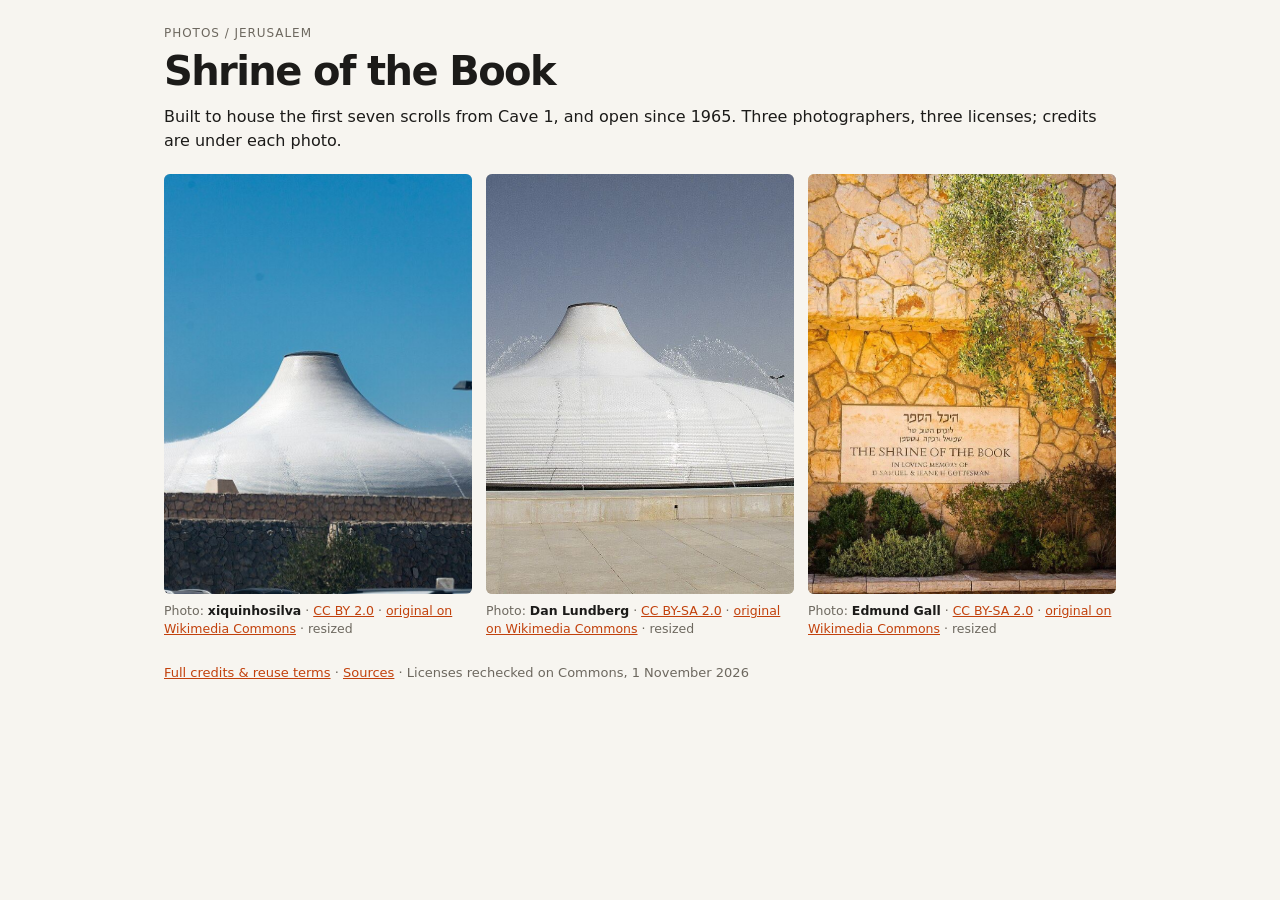
<file: artifacts/shrine-photo/index.html>
<!doctype html><html lang="en"><head><meta charset="utf-8"><meta name="viewport" content="width=device-width,initial-scale=1"><title>Shrine of the Book: photographs</title><link rel="stylesheet" href="./style.css"><link rel="stylesheet" href="./gallery.css"></head><body><main><header><div class="eyebrow">Photos / Jerusalem</div><h1>Shrine of the Book</h1><p>Built to house the first seven scrolls from Cave 1, and open since 1965. Three photographers, three licenses; credits are under each photo.</p></header><div id="photos" class="strip"><p id="status">Loading photographs…</p></div><footer><a href="./CREDITS.md" target="_blank" rel="noopener">Full credits &amp; reuse terms</a> · <a href="./SOURCES.md" target="_blank" rel="noopener">Sources</a> · Licenses rechecked on Commons, 1 November 2026</footer></main><script type="module" src="./app.js"></script></body></html>
</file>
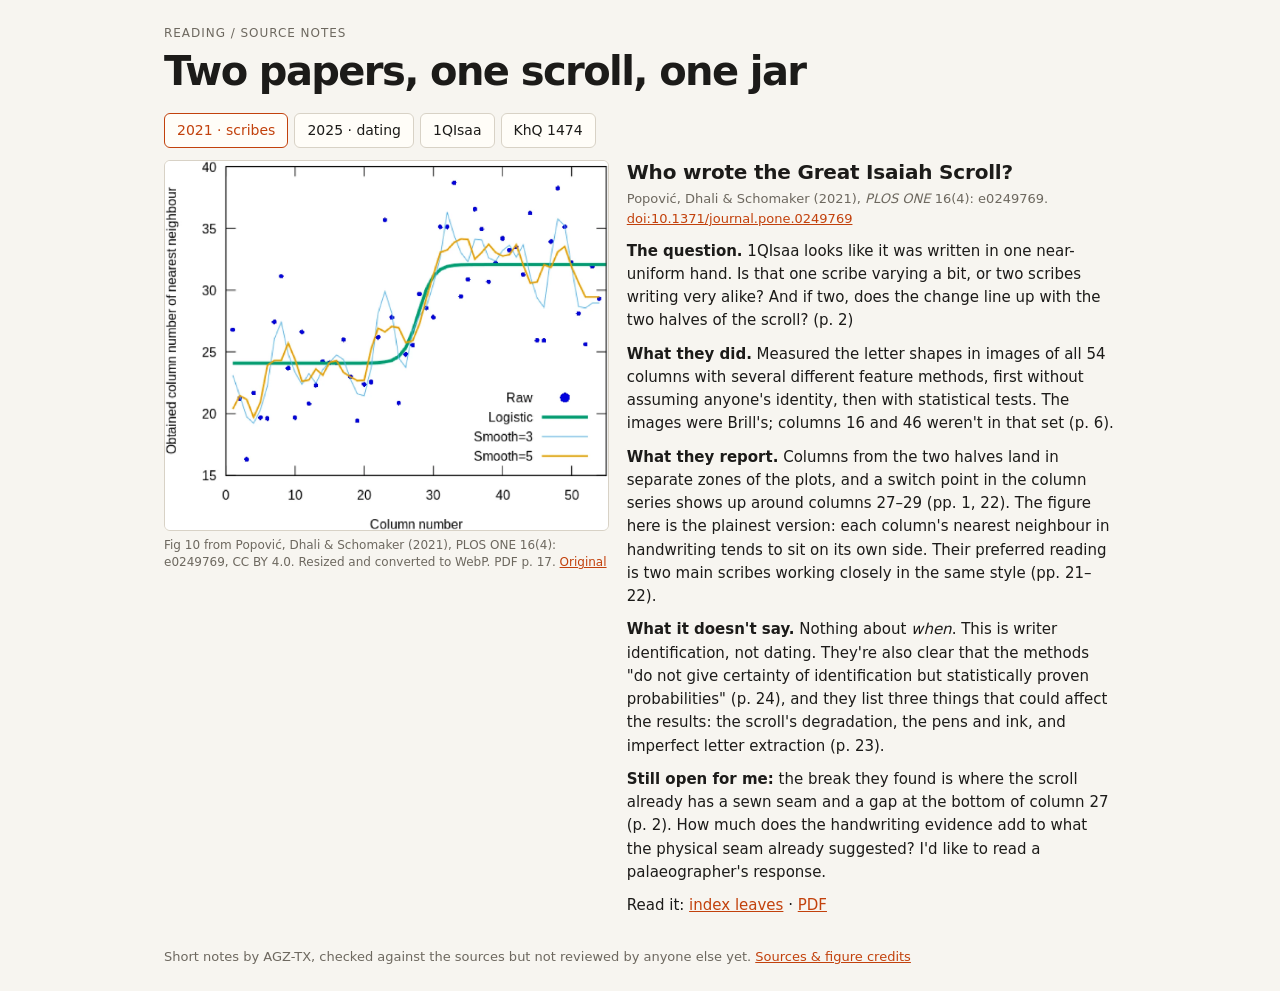
<file: artifacts/source-desk/index.html>
<!doctype html><html lang="en"><head><meta charset="utf-8"><meta name="viewport" content="width=device-width,initial-scale=1"><title>Source desk: two papers, one scroll, one jar</title><link rel="stylesheet" href="./style.css"><link rel="stylesheet" href="./desk.css"></head><body><main><header><div class="eyebrow">Reading / source notes</div><h1>Two papers, one scroll, one jar</h1></header><nav id="tabs" class="tabs" role="tablist" aria-label="Notes"></nav><article id="card" class="card" role="tabpanel" aria-live="polite"><p id="status">Loading the notes…</p></article><footer>Short notes by AGZ-TX, checked against the sources but not reviewed by anyone else yet. <a href="./SOURCES.md" target="_blank" rel="noopener">Sources &amp; figure credits</a></footer></main><script type="module" src="./app.js"></script></body></html>
</file>
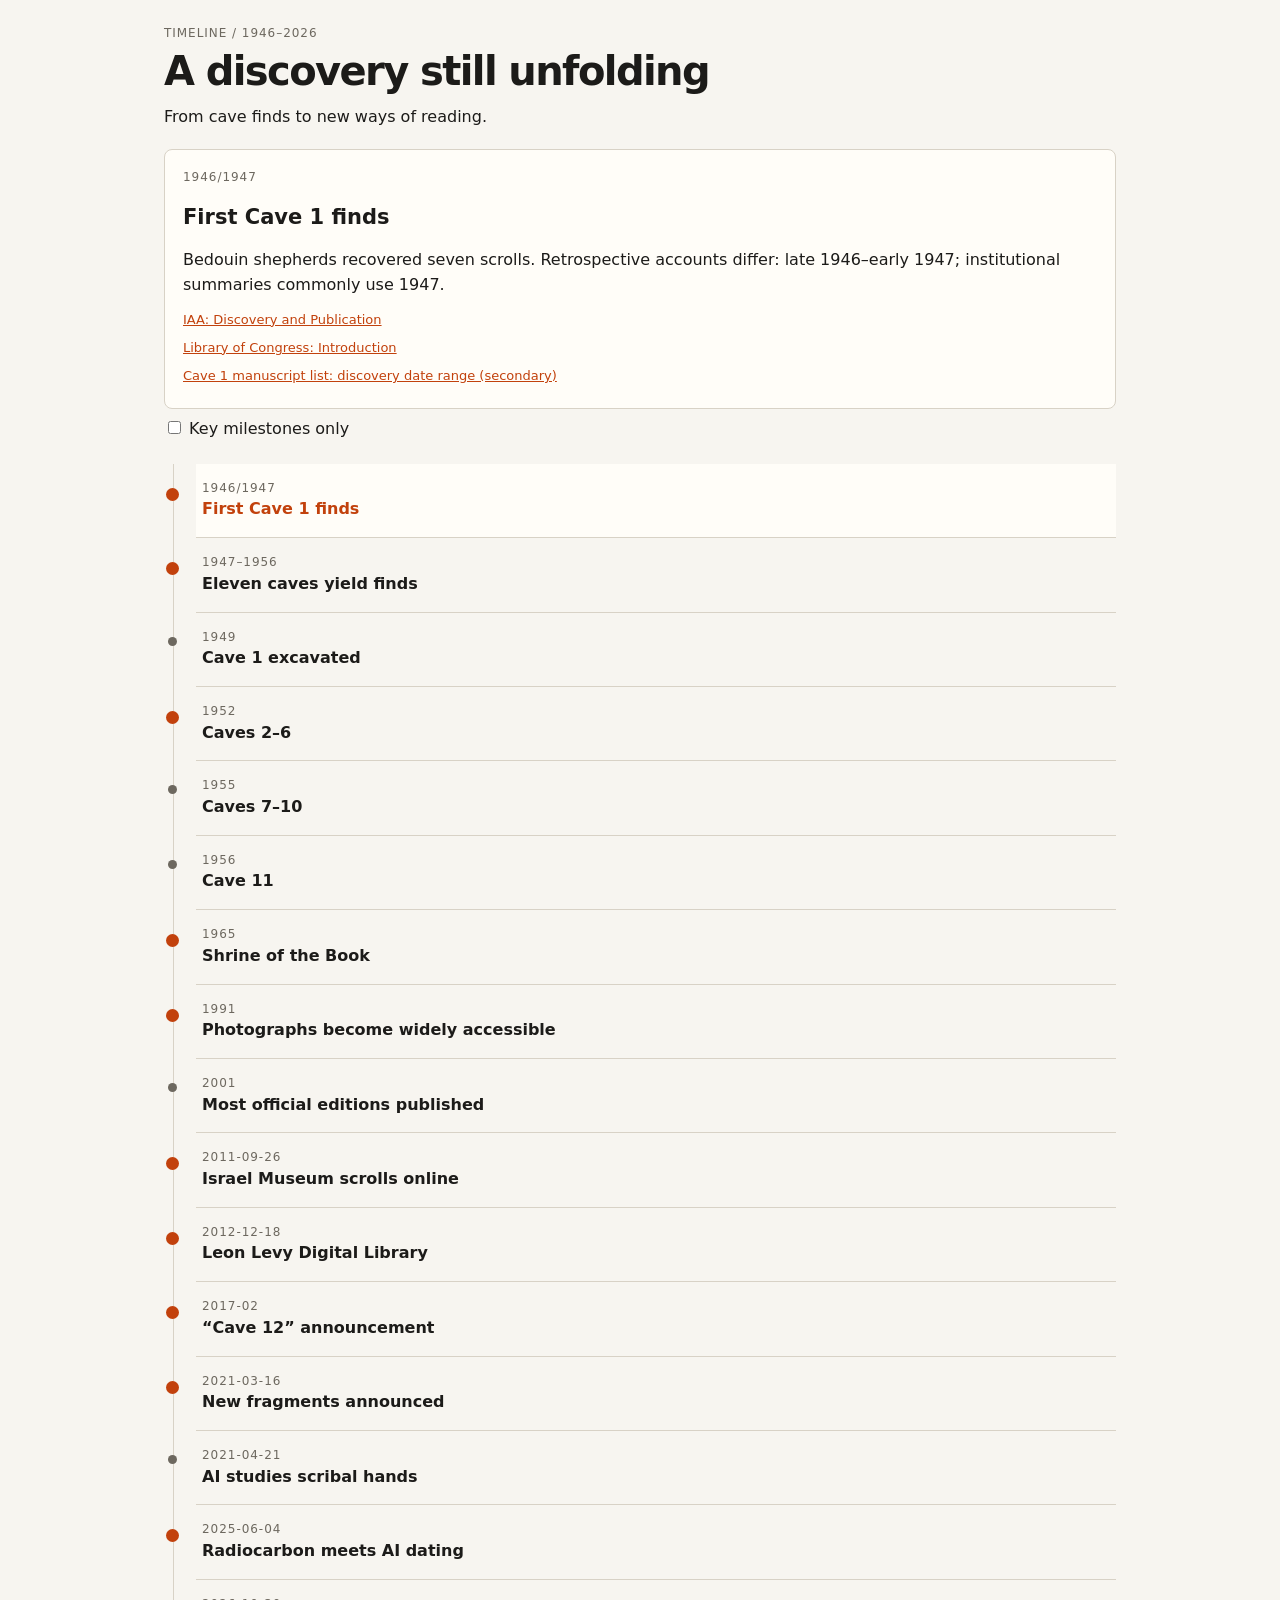
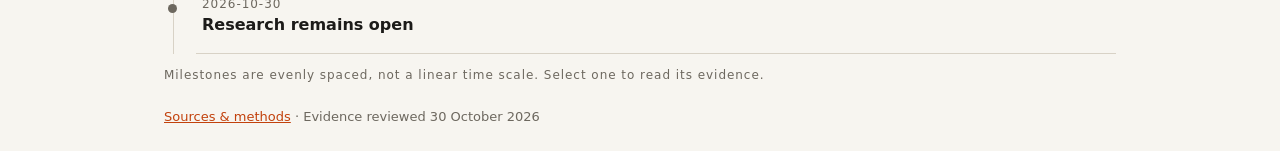
<file: artifacts/timeline/index.html>
<!doctype html><html lang="en"><head><meta charset="utf-8"><meta name="viewport" content="width=device-width,initial-scale=1"><title>The Scrolls: discovery to research</title><link rel="stylesheet" href="./style.css"><style>#events{border-left:1px solid var(--line);margin:22px 0 0 9px;padding-left:22px}#events button{display:block;position:relative;text-align:left;width:100%;border:0;border-radius:0;border-bottom:1px solid var(--line);background:none;padding:15px 6px}#events button:before{content:"";position:absolute;left:-28px;top:24px;width:9px;height:9px;border-radius:50%;background:var(--muted)}#events button[data-key=true]:before{background:var(--accent);width:13px;height:13px;left:-30px}#events button[aria-current=true]{background:var(--card);color:var(--accent)}#events time{display:block;font-size:12px;letter-spacing:.08em;color:var(--muted)}#events strong{font-weight:550}</style></head><body><main><header><div class="eyebrow">Timeline / 1946–2026</div><h1>A discovery still unfolding</h1><p>From cave finds to new ways of reading.</p></header><div class="panel" id="detail" aria-live="polite"><p id="status">Loading the chronology…</p></div><p><label><input id="key" type="checkbox"> Key milestones only</label></p><nav id="events" aria-label="Discovery and research milestones"></nav><p><small>Milestones are evenly spaced, not a linear time scale. Select one to read its evidence.</small></p><footer><a href="./SOURCES.md" target="_blank" rel="noopener">Sources & methods</a> · Evidence reviewed 30 October 2026</footer></main><script type="module" src="./app.js"></script></body></html>
</file>
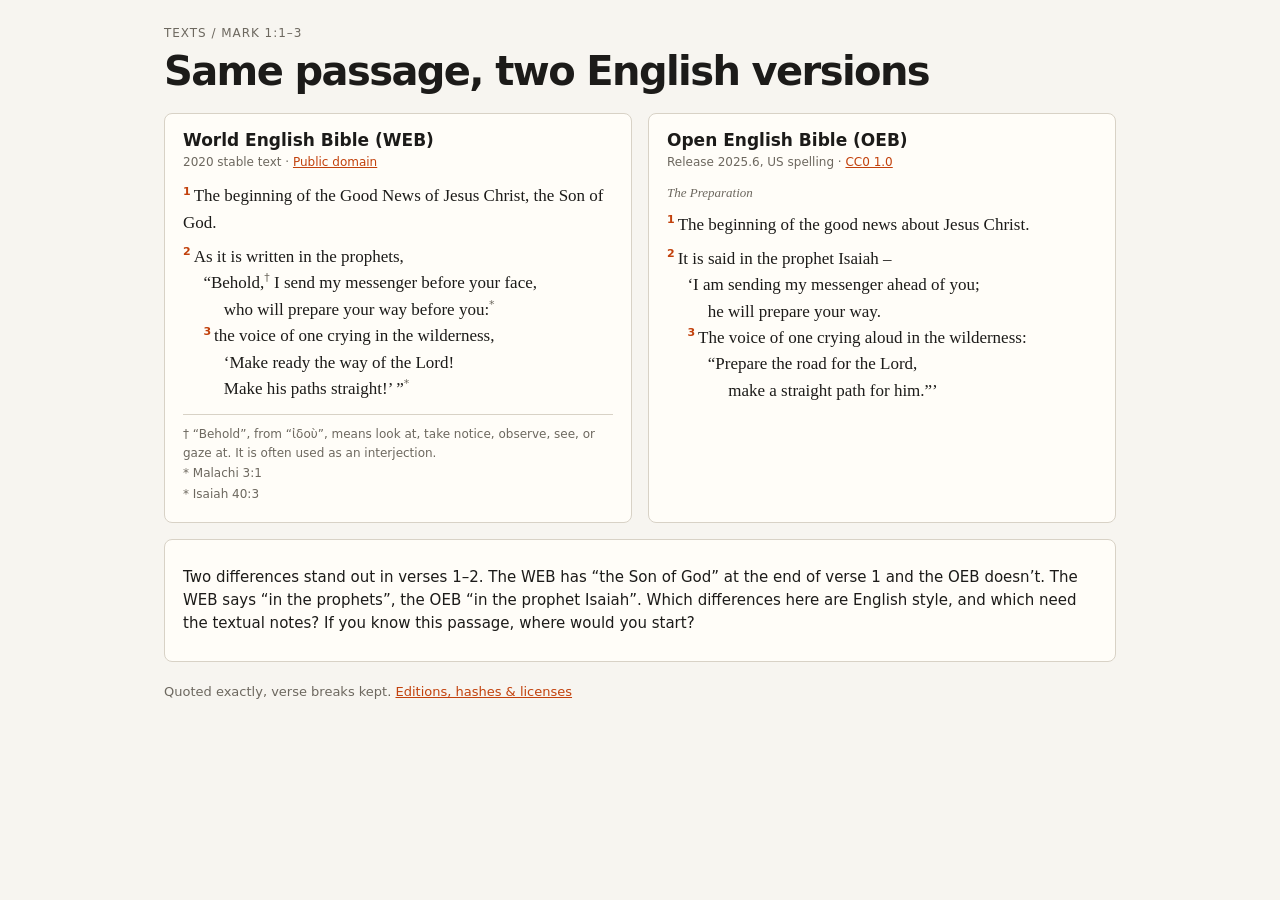
<file: artifacts/translation-desk/index.html>
<!doctype html><html lang="en"><head><meta charset="utf-8"><meta name="viewport" content="width=device-width,initial-scale=1"><title>Mark 1:1–3, two English versions</title><link rel="stylesheet" href="./style.css"><link rel="stylesheet" href="./desk.css"></head><body><main><header><div class="eyebrow">Texts / Mark 1:1–3</div><h1>Same passage, two English versions</h1></header><div id="pick" class="pick" role="group" aria-label="Show"></div><div id="cols" class="cols"><p id="status">Loading the passages…</p></div><section id="question" class="panel q" hidden></section><footer>Quoted exactly, verse breaks kept. <a href="./SOURCES.md" target="_blank" rel="noopener">Editions, hashes &amp; licenses</a></footer></main><script type="module" src="./app.js"></script></body></html>
</file>
<file: artifacts/jar-anatomy/style.css>
/* Isometric figure styles adapted from the anatomy kit (MIT License, (c) 2026 Ryan), in the Abstracts palette. */
:root{color-scheme:light dark}
.iso{
  --page:#f7f5f0;--card:#fbfaf6;--line:#e4dfd5;--text:#57534c;--strong:#1c1b19;--muted:#8a847a;--accent:#c2410c;
  --anatomy-paper:var(--card);--anatomy-face:#fffefb;--anatomy-top:#fffdf8;
  --anatomy-shade-0:#dad1c1;--anatomy-shade-1:#e3dbce;--anatomy-shade-2:#ece6da;--anatomy-shade-3:#f4efe6;
  --anatomy-hi:#2b2824;--anatomy-mid:#8f877b;--anatomy-lo:#bdb4a6;--anatomy-faint:#dad3c7;--anatomy-lit:var(--accent);
  --anatomy-halo:#8a7f6c;--anatomy-halo-opacity:.3;--anatomy-dot:#3d3934;
  --anatomy-weight:.6px;
  --cavity-paper:#d9cfbe;--cavity-top:#e2d9ca;--cavity-0:#c6b9a3;--cavity-1:#cfc3af;--cavity-2:#d7ccba;--cavity-3:#ded4c4;--cavity-hi:#5e574c;--cavity-lo:#ad9f89;
  --clay-top:#fcf8f1;--clay-0:#d8c8b1;--clay-1:#e2d5c2;--clay-2:#ebe1d3;--clay-3:#f3ece2;
  --cut-top:#ecd6c0;--cut-0:#cfae92;--cut-1:#d7baa0;--cut-2:#dfc6ae;--cut-3:#e7d2bd;
  --parch-top:#fbf4e4;--parch-0:#e2d1b1;--parch-1:#e9dbbf;--parch-2:#efe4cd;--parch-3:#f5ecda;
  --linen-top:#ffffff;--linen-0:#e1ded6;--linen-1:#e9e6df;--linen-2:#f0eee8;--linen-3:#f7f5f1;
  --thong:#8b5e3c;
}
@media (prefers-color-scheme:dark){
  .iso{
    --page:#141311;--card:#1a1917;--line:#2c2a26;--text:#b5afa4;--strong:#efebe3;--muted:#7f796f;--accent:#e8743b;
    --anatomy-face:#24221e;--anatomy-top:#2a2723;
    --anatomy-shade-0:#161513;--anatomy-shade-1:#1b1a17;--anatomy-shade-2:#201e1b;--anatomy-shade-3:#25231f;
    --anatomy-hi:#e9e4da;--anatomy-mid:#857e72;--anatomy-lo:#4d4841;--anatomy-faint:#35322c;
    --anatomy-halo:#000;--anatomy-halo-opacity:.85;--anatomy-dot:#e9e4da;
    --cavity-paper:#100f0d;--cavity-top:#171512;--cavity-0:#0d0c0b;--cavity-1:#100f0d;--cavity-2:#13120f;--cavity-3:#161411;--cavity-hi:#a49d90;--cavity-lo:#36322c;
    --clay-top:#2f2820;--clay-0:#1a1612;--clay-1:#1f1a15;--clay-2:#241f19;--clay-3:#29231c;
    --cut-top:#4a3628;--cut-0:#2f2219;--cut-1:#36271d;--cut-2:#3d2c21;--cut-3:#453225;
    --parch-top:#3b3325;--parch-0:#241f17;--parch-1:#2a241b;--parch-2:#302a1f;--parch-3:#363023;
    --linen-top:#3a3833;--linen-0:#22211e;--linen-1:#282723;--linen-2:#2e2c28;--linen-3:#34322d;
    --thong:#b07a52;
  }
}
*{box-sizing:border-box}
html,body{margin:0}
body{background:var(--page);color:var(--text);font:14px/1.55 system-ui,-apple-system,"Segoe UI",Roboto,sans-serif;-webkit-font-smoothing:antialiased;-webkit-tap-highlight-color:transparent}
main{width:min(760px,100% - 24px);margin:12px auto 20px}

/* card */
.iso-figure{margin:0}
.iso-plate{position:relative;padding:42px 18px 40px;background:var(--card);border:1px solid var(--line);border-radius:14px}
.iso-plate-corners{position:absolute;inset:16px 18px;pointer-events:none}
.iso-plate-corner{position:absolute;color:var(--muted);font-size:11px;line-height:1;letter-spacing:.02em;white-space:nowrap}
.iso-plate-corner[data-corner="fig"]{top:0;left:0;color:var(--text);font-variant-numeric:tabular-nums}
.iso-plate-corner[data-corner="title"]{top:0;right:0;color:var(--strong);font-weight:600}
.iso-plate-corner[data-corner="hint"]{bottom:0;left:0;text-transform:uppercase;letter-spacing:.08em;font-size:10px}
.iso-plate-corner[data-corner="readout"]{right:0;bottom:0;color:var(--strong);font-variant-numeric:tabular-nums}
.iso-stage{position:relative;outline:none;touch-action:pan-y;cursor:ew-resize;user-select:none;-webkit-user-select:none;border-radius:8px}
.iso-stage:focus-visible{box-shadow:0 0 0 1.5px color-mix(in srgb,var(--accent) 55%,transparent)}
.iso-svg{display:block;width:100%;height:auto;max-height:calc(100vh - 150px);overflow:visible;margin:0 auto}
.iso-svg path,.iso-svg circle{vector-effect:non-scaling-stroke}

/* solids */
.iso-fill{fill:var(--anatomy-paper);stroke:none}
.holed>.iso-fill,.holed>.iso-line{fill-rule:evenodd}
.iso-shade,.iso-top{stroke:none}
.iso-shade[data-shade="0"]{fill:var(--anatomy-shade-0)}
.iso-shade[data-shade="1"]{fill:var(--anatomy-shade-1)}
.iso-shade[data-shade="2"]{fill:var(--anatomy-shade-2)}
.iso-shade[data-shade="3"]{fill:var(--anatomy-shade-3)}
.iso-top{fill:var(--anatomy-top)}
.iso-solid[data-seamless]>.iso-shade,.iso-solid[data-seamless]>.iso-top{stroke-width:.4;stroke-linejoin:round}
.iso-solid[data-seamless]>.iso-shade[data-shade="0"]{stroke:var(--anatomy-shade-0)}
.iso-solid[data-seamless]>.iso-shade[data-shade="1"]{stroke:var(--anatomy-shade-1)}
.iso-solid[data-seamless]>.iso-shade[data-shade="2"]{stroke:var(--anatomy-shade-2)}
.iso-solid[data-seamless]>.iso-shade[data-shade="3"]{stroke:var(--anatomy-shade-3)}
.iso-solid[data-seamless]>.iso-top{stroke:var(--anatomy-top)}
.iso-halo{fill:var(--anatomy-halo);stroke:none;filter:blur(9px);opacity:var(--anatomy-halo-opacity);transform:translateY(3px)}
.iso-line{fill:none;stroke:var(--anatomy-lo);stroke-width:var(--anatomy-weight);stroke-linecap:round;stroke-linejoin:round}
.iso-line[data-tone="hi"]{stroke:var(--anatomy-hi)}
.iso-line[data-tone="mid"]{stroke:var(--anatomy-mid)}
.iso-line[data-tone="lo"]{stroke:var(--anatomy-lo)}
.iso-line[data-tone="faint"]{stroke:var(--anatomy-faint)}
.iso-line[data-tone="lit"]{stroke:var(--anatomy-lit)}
.iso-dots circle{fill:var(--anatomy-dot);stroke:none;opacity:.32}
.iso-dots[data-tone="hi"] circle{opacity:.85}
.iso-dots[data-tone="mid"] circle{opacity:.45}
.iso-dots[data-tone="lo"] circle{opacity:.22}
.iso-face-text{fill:var(--anatomy-mid);font-family:system-ui,-apple-system,"Segoe UI",sans-serif;font-weight:600;letter-spacing:.02em}
.iso-face-text[data-tone="hi"]{fill:var(--anatomy-hi)}
.tb-body{fill:var(--anatomy-shade-2);stroke:none}
.tb-shine{fill:var(--anatomy-top);stroke:none}
.tb-shade{fill:var(--anatomy-shade-0);stroke:none}

/* materials: the inside of the jar and lid, cut clay, parchment, linen */
.cavity{--anatomy-paper:var(--cavity-paper);--anatomy-top:var(--cavity-top);--anatomy-shade-0:var(--cavity-0);--anatomy-shade-1:var(--cavity-1);--anatomy-shade-2:var(--cavity-2);--anatomy-shade-3:var(--cavity-3);--anatomy-lo:var(--cavity-lo);--anatomy-hi:var(--cavity-hi)}
.clay{--anatomy-top:var(--clay-top);--anatomy-shade-0:var(--clay-0);--anatomy-shade-1:var(--clay-1);--anatomy-shade-2:var(--clay-2);--anatomy-shade-3:var(--clay-3)}
.cut{--anatomy-paper:var(--cut-3);--anatomy-shade-0:var(--cut-0);--anatomy-shade-1:var(--cut-1);--anatomy-shade-2:var(--cut-2);--anatomy-shade-3:var(--cut-3)}
.cut-top{fill:var(--cut-top)}
[data-part="scroll"]{--anatomy-top:var(--parch-top);--anatomy-shade-0:var(--parch-0);--anatomy-shade-1:var(--parch-1);--anatomy-shade-2:var(--parch-2);--anatomy-shade-3:var(--parch-3)}
[data-part="wrapper"]{--anatomy-top:var(--linen-top);--anatomy-shade-0:var(--linen-0);--anatomy-shade-1:var(--linen-1);--anatomy-shade-2:var(--linen-2);--anatomy-shade-3:var(--linen-3)}
[data-part="thong"] .iso-shade,[data-part="thong"] .iso-top{fill:var(--thong)}
[data-part="wrapper"] .cut{--anatomy-paper:var(--linen-2);--anatomy-shade-0:var(--linen-0);--anatomy-shade-1:var(--linen-1);--anatomy-shade-2:var(--linen-2);--anatomy-shade-3:var(--linen-3)}

/* the picked part: one accent */
[data-part][data-on] .iso-edge,[data-part][data-on] .tb .iso-line{stroke:var(--accent);stroke-width:1px}
.iso-svg [data-part] .iso-edge{transition:stroke .3s}

/* legend */
.iso-legend{display:grid;gap:10px;margin-top:12px;color:var(--muted);font-size:13px;line-height:1.5}
.parts{display:flex;flex-wrap:wrap;gap:6px;margin:0;padding:0;list-style:none}
.parts button{display:inline-flex;align-items:baseline;gap:6px;min-height:34px;padding:6px 11px;border:1px solid var(--line);border-radius:999px;background:var(--card);color:var(--text);font:inherit;font-size:12.5px;cursor:pointer;touch-action:manipulation}
.parts button span{color:var(--muted);font-variant-numeric:tabular-nums;font-size:11px}
.parts button[aria-pressed="true"]{border-color:var(--accent);color:var(--strong)}
.parts button[aria-pressed="true"] span{color:var(--accent)}
.parts button:focus-visible{outline:2px solid var(--accent);outline-offset:1px}
@media (hover:hover){.parts button:hover{border-color:var(--muted);color:var(--strong)}}
.iso-caption{margin:0}
.iso-caption b{color:var(--text);font-weight:600}
@media (max-width:520px){
  main{width:calc(100% - 12px);margin:6px auto 12px}
  .iso-plate{padding:38px 8px 52px;border-radius:12px;overflow:hidden}
  .iso-svg{width:116%;max-width:none;margin:0 -8%}
  .iso-plate-corners{inset:14px 12px}
  .iso-plate-corner[data-corner="hint"]{bottom:20px}
  .iso-plate-corner[data-corner="readout"]{left:0;right:auto}
  .iso-plate-corner[data-corner="readout"]{bottom:0}
}
</file>
<file: artifacts/shrine-photo/style.css>
*{box-sizing:border-box} :root{color-scheme:light dark;--bg:#F7F5F0;--fg:#1C1B19;--muted:#6d685f;--line:#d8d2c6;--accent:#C2410C;--card:#fffdf8} @media(prefers-color-scheme:dark){:root{--bg:#201e1a;--fg:#eee9dd;--muted:#beb5a6;--line:#514a40;--accent:#fb923c;--card:#29251f}} body{margin:0;background:var(--bg);color:var(--fg);font:16px/1.55 system-ui,sans-serif}main{max-width:1000px;margin:auto;padding:24px}header{margin-bottom:20px}h1{font-size:clamp(26px,6vw,40px);font-weight:550;letter-spacing:-.04em;line-height:1.1;margin:6px 0 12px}h2{font-size:21px;line-height:1.25}p{margin:8px 0}.eyebrow,small{color:var(--muted);font-size:12px;letter-spacing:.08em}.eyebrow{text-transform:uppercase}a{color:var(--accent);overflow-wrap:anywhere}button,select{font:inherit;color:var(--fg);background:var(--card);border:1px solid var(--line);border-radius:6px;padding:10px 14px;cursor:pointer}button:focus-visible,select:focus-visible,a:focus-visible{outline:3px solid var(--accent);outline-offset:3px}button:hover{border-color:var(--accent)}footer{margin-top:20px;font-size:13px;color:var(--muted)}.panel{padding:18px;border:1px solid var(--line);background:var(--card);border-radius:8px}.sources{font-size:13px}.sources a{display:block;padding:4px 0}#status{color:var(--muted)}@media(max-width:420px){main{padding:18px}}
</file>
<file: artifacts/shrine-photo/gallery.css>
.strip{display:grid;grid-auto-flow:column;grid-auto-columns:minmax(240px,1fr);gap:14px;overflow-x:auto;scroll-snap-type:x mandatory;padding-bottom:6px} @media (max-height:300px){.eyebrow,header p{display:none}main{padding:8px 12px}}
.strip figure{margin:0;scroll-snap-align:start;display:flex;flex-direction:column} @media (max-height:300px){.eyebrow,header p{display:none}main{padding:8px 12px}}
.strip img{display:block;width:100%;height:clamp(150px,52vh,420px);object-fit:cover;border-radius:6px;background:var(--line)} @media (max-height:300px){.eyebrow,header p{display:none}main{padding:8px 12px}}
.strip figcaption{font-size:12.5px;line-height:1.4;margin-top:8px;color:var(--muted)} @media (max-height:300px){.eyebrow,header p{display:none}main{padding:8px 12px}}
.strip figcaption b{color:var(--fg);font-weight:600} @media (max-height:300px){.eyebrow,header p{display:none}main{padding:8px 12px}}
@media (max-height:520px){.strip img{height:44vh}main{padding:14px 18px}header{margin-bottom:10px}h1{font-size:24px;margin:2px 0 4px}header p{font-size:14px;margin:0}footer{margin-top:10px}} @media (max-height:300px){.eyebrow,header p{display:none}main{padding:8px 12px}}
</file>
<file: artifacts/source-desk/style.css>
*{box-sizing:border-box} :root{color-scheme:light dark;--bg:#F7F5F0;--fg:#1C1B19;--muted:#6d685f;--line:#d8d2c6;--accent:#C2410C;--card:#fffdf8} @media(prefers-color-scheme:dark){:root{--bg:#201e1a;--fg:#eee9dd;--muted:#beb5a6;--line:#514a40;--accent:#fb923c;--card:#29251f}} body{margin:0;background:var(--bg);color:var(--fg);font:16px/1.55 system-ui,sans-serif}main{max-width:1000px;margin:auto;padding:24px}header{margin-bottom:20px}h1{font-size:clamp(26px,6vw,40px);font-weight:550;letter-spacing:-.04em;line-height:1.1;margin:6px 0 12px}h2{font-size:21px;line-height:1.25}p{margin:8px 0}.eyebrow,small{color:var(--muted);font-size:12px;letter-spacing:.08em}.eyebrow{text-transform:uppercase}a{color:var(--accent);overflow-wrap:anywhere}button,select{font:inherit;color:var(--fg);background:var(--card);border:1px solid var(--line);border-radius:6px;padding:10px 14px;cursor:pointer}button:focus-visible,select:focus-visible,a:focus-visible{outline:3px solid var(--accent);outline-offset:3px}button:hover{border-color:var(--accent)}footer{margin-top:20px;font-size:13px;color:var(--muted)}.panel{padding:18px;border:1px solid var(--line);background:var(--card);border-radius:8px}.sources{font-size:13px}.sources a{display:block;padding:4px 0}#status{color:var(--muted)}@media(max-width:420px){main{padding:18px}} @media (max-height:520px){main{padding:12px 16px}header{margin-bottom:8px}h1{font-size:22px;margin:0 0 2px}header p{font-size:13px;margin:0}.eyebrow{font-size:11px}#scene{height:64vh!important}#map{height:60vh!important}#events{margin-top:12px}#events button{padding:9px 6px}#detail{padding:12px}}
</file>
<file: artifacts/source-desk/desk.css>
.tabs{display:flex;gap:6px;flex-wrap:wrap;margin-bottom:12px}
.tabs button{padding:6px 12px;font-size:14px}
.tabs button[aria-selected=true]{border-color:var(--accent);color:var(--accent)}
.card{display:grid;grid-template-columns:minmax(0,1fr) minmax(0,1.1fr);gap:18px;align-items:start}
.card figure{margin:0;position:sticky;top:12px}
.card figure img{display:block;width:100%;height:auto;background:#fff;border:1px solid var(--line);border-radius:6px}
.card figcaption{font-size:12px;color:var(--muted);margin-top:6px;line-height:1.4}
.note h2{font-size:20px;margin:0 0 4px;letter-spacing:-.01em}
.note p{margin:0 0 10px;font-size:15px}
.note .cite{font-size:13px;color:var(--muted)}
@media (max-width:460px){.card{grid-template-columns:1fr}.card figure{position:static}.card figure img{max-height:42vh;width:auto;max-width:100%;margin:auto}}
@media (max-height:520px){main{padding:12px 16px}header{margin-bottom:8px}h1{font-size:22px;margin:0 0 2px}.eyebrow{font-size:11px}.tabs{margin-bottom:8px}.tabs button{padding:4px 10px;font-size:13px}.note p{font-size:14px}}
@media (max-height:300px){.eyebrow{display:none}h1{font-size:18px}}
.card.wide{grid-template-columns:1fr}.card.wide figure{position:static}.note code{font-size:.9em;background:var(--card);padding:0 3px;border-radius:3px}
</file>
<file: artifacts/timeline/style.css>
*{box-sizing:border-box} :root{color-scheme:light dark;--bg:#F7F5F0;--fg:#1C1B19;--muted:#6d685f;--line:#d8d2c6;--accent:#C2410C;--card:#fffdf8} @media(prefers-color-scheme:dark){:root{--bg:#201e1a;--fg:#eee9dd;--muted:#beb5a6;--line:#514a40;--accent:#fb923c;--card:#29251f}} body{margin:0;background:var(--bg);color:var(--fg);font:16px/1.55 system-ui,sans-serif}main{max-width:1000px;margin:auto;padding:24px}header{margin-bottom:20px}h1{font-size:clamp(26px,6vw,40px);font-weight:550;letter-spacing:-.04em;line-height:1.1;margin:6px 0 12px}h2{font-size:21px;line-height:1.25}p{margin:8px 0}.eyebrow,small{color:var(--muted);font-size:12px;letter-spacing:.08em}.eyebrow{text-transform:uppercase}a{color:var(--accent);overflow-wrap:anywhere}button,select{font:inherit;color:var(--fg);background:var(--card);border:1px solid var(--line);border-radius:6px;padding:10px 14px;cursor:pointer}button:focus-visible,select:focus-visible,a:focus-visible{outline:3px solid var(--accent);outline-offset:3px}button:hover{border-color:var(--accent)}footer{margin-top:20px;font-size:13px;color:var(--muted)}.panel{padding:18px;border:1px solid var(--line);background:var(--card);border-radius:8px}.sources{font-size:13px}.sources a{display:block;padding:4px 0}#status{color:var(--muted)}@media(max-width:420px){main{padding:18px}} @media (max-height:520px){main{padding:12px 16px}header{margin-bottom:8px}h1{font-size:22px;margin:0 0 2px}header p{font-size:13px;margin:0}.eyebrow{font-size:11px}#scene{height:64vh!important}#map{height:60vh!important}#events{margin-top:12px}#events button{padding:9px 6px}#detail{padding:12px}}
</file>
<file: artifacts/translation-desk/style.css>
*{box-sizing:border-box} :root{color-scheme:light dark;--bg:#F7F5F0;--fg:#1C1B19;--muted:#6d685f;--line:#d8d2c6;--accent:#C2410C;--card:#fffdf8} @media(prefers-color-scheme:dark){:root{--bg:#201e1a;--fg:#eee9dd;--muted:#beb5a6;--line:#514a40;--accent:#fb923c;--card:#29251f}} body{margin:0;background:var(--bg);color:var(--fg);font:16px/1.55 system-ui,sans-serif}main{max-width:1000px;margin:auto;padding:24px}header{margin-bottom:20px}h1{font-size:clamp(26px,6vw,40px);font-weight:550;letter-spacing:-.04em;line-height:1.1;margin:6px 0 12px}h2{font-size:21px;line-height:1.25}p{margin:8px 0}.eyebrow,small{color:var(--muted);font-size:12px;letter-spacing:.08em}.eyebrow{text-transform:uppercase}a{color:var(--accent);overflow-wrap:anywhere}button,select{font:inherit;color:var(--fg);background:var(--card);border:1px solid var(--line);border-radius:6px;padding:10px 14px;cursor:pointer}button:focus-visible,select:focus-visible,a:focus-visible{outline:3px solid var(--accent);outline-offset:3px}button:hover{border-color:var(--accent)}footer{margin-top:20px;font-size:13px;color:var(--muted)}.panel{padding:18px;border:1px solid var(--line);background:var(--card);border-radius:8px}.sources{font-size:13px}.sources a{display:block;padding:4px 0}#status{color:var(--muted)}@media(max-width:420px){main{padding:18px}} @media (max-height:520px){main{padding:12px 16px}header{margin-bottom:8px}h1{font-size:22px;margin:0 0 2px}header p{font-size:13px;margin:0}.eyebrow{font-size:11px}#scene{height:64vh!important}#map{height:60vh!important}#events{margin-top:12px}#events button{padding:9px 6px}#detail{padding:12px}}
</file>
<file: artifacts/translation-desk/desk.css>
.cols{display:grid;grid-template-columns:1fr 1fr;gap:16px}
.col{padding:16px 18px;border:1px solid var(--line);background:var(--card);border-radius:8px}
.col h2{font-size:17px;margin:0}
.ed{font-size:12px;color:var(--muted);margin:2px 0 12px}
.sh{font-size:13px;font-style:italic;color:var(--muted);margin:0 0 6px}
.text{font-family:Georgia,'Iowan Old Style','Times New Roman',serif;font-size:17px;line-height:1.55}
.text p{margin:0}
.text .p{margin-top:8px}
.text .q1{padding-left:1.2em}.text .q2{padding-left:2.4em}.text .q3{padding-left:3.6em}
.text sup.v{font:600 11px system-ui,sans-serif;color:var(--accent);margin-right:3px}
.text sup.fn{font:11px system-ui,sans-serif;color:var(--muted)}
.notes{font-size:12px;color:var(--muted);margin:12px 0 0;padding:8px 0 0;border-top:1px solid var(--line);list-style:none}
.notes li{margin:2px 0}
.q{margin-top:16px;font-size:15px}
.pick{display:none;gap:6px;margin-bottom:10px}
.pick button[aria-pressed=true]{border-color:var(--accent);color:var(--accent)}
@media (max-width:560px){.cols{grid-template-columns:1fr}.pick{display:flex}.col[hidden]{display:none}}
@media (max-height:520px){main{padding:12px 16px}header{margin-bottom:8px}h1{font-size:22px;margin:0 0 2px}.eyebrow{font-size:11px}.col{padding:12px 14px}.text{font-size:16px}}
@media (max-height:300px){.eyebrow{display:none}h1{font-size:18px}.pick button{padding:4px 10px;font-size:14px}.col h2{font-size:15px}}
</file>
